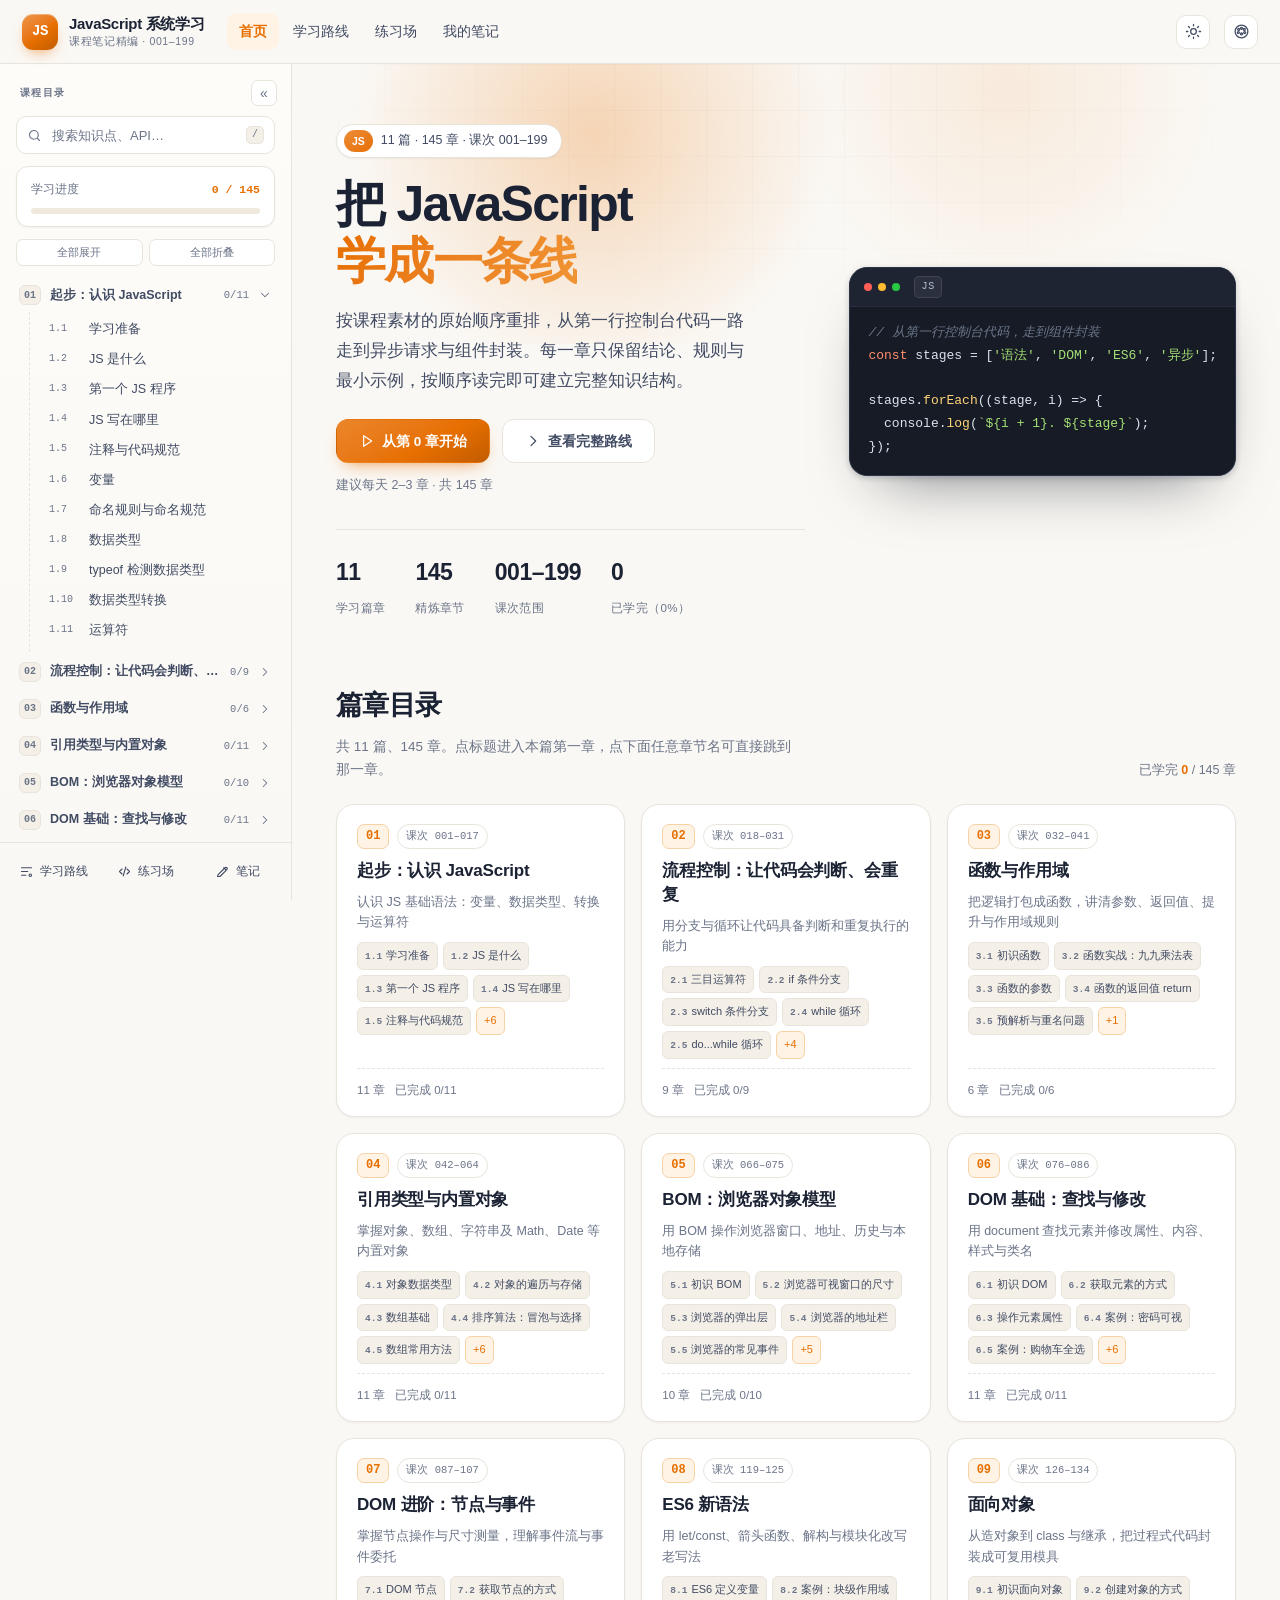
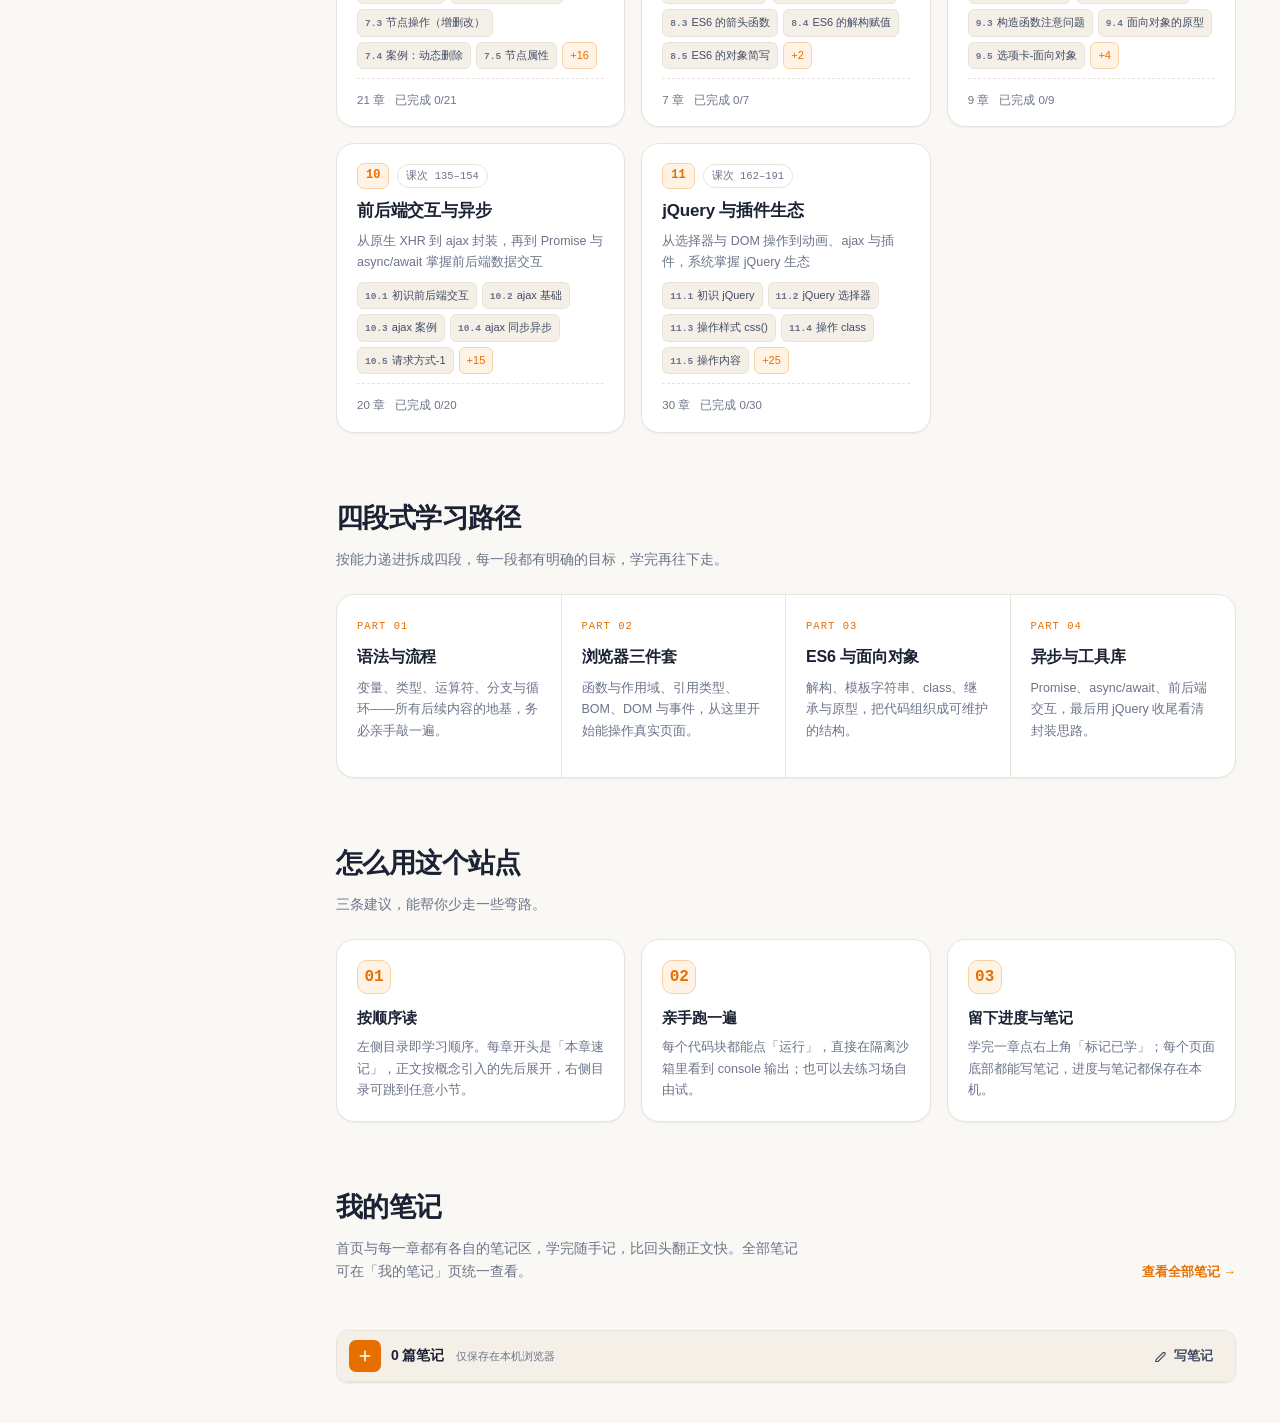
<file: index.html>
<!DOCTYPE html>
<html lang="zh-CN" data-theme="warm" data-dark="false" data-font="m" data-leading="normal" data-width="normal">
<head>
  <meta charset="UTF-8" />
  <meta name="viewport" content="width=device-width, initial-scale=1.0" />
  <meta name="description" content="按课程顺序系统学习 JavaScript：从基础语法、BOM、DOM 到 ES6、面向对象、异步交互与 jQuery。" />
  <title>JavaScript 系统学习 · 课程笔记精编</title>
  <link rel="icon" href="data:image/svg+xml,%3Csvg xmlns='http://www.w3.org/2000/svg' viewBox='0 0 32 32'%3E%3Crect width='32' height='32' rx='8' fill='%23e76f00'/%3E%3Ctext x='16' y='22' font-size='13' font-family='monospace' font-weight='bold' text-anchor='middle' fill='%23fff'%3EJS%3C/text%3E%3C/svg%3E" />
  <script>
    /* 首屏防闪：在样式加载前先把上次选择的主题与阅读参数写到 html 上 */
    (function () {
      var THEMES = ['warm', 'slate', 'forest', 'ocean', 'rose', 'midnight'];
      var saved = null;
      try { saved = JSON.parse(localStorage.getItem('jsweb.appearance') || 'null'); } catch (e) {}
      var q = new URLSearchParams(location.search).get('theme');
      if (q && THEMES.indexOf(q) > -1) saved = Object.assign({}, saved || {}, { theme: q });
      if (!saved) return;
      var root = document.documentElement;
      var t = THEMES.indexOf(saved.theme) > -1 ? saved.theme : 'warm';
      root.setAttribute('data-theme', t);
      root.setAttribute('data-dark', t === 'midnight' ? 'true' : 'false');
      if (saved.ink && saved.ink !== 'auto') root.setAttribute('data-ink', saved.ink);
      if (saved.codeBg) root.setAttribute('data-code-bg', saved.codeBg);
      if (saved.codeInk) root.setAttribute('data-code-ink', saved.codeInk);
      if (saved.font) root.setAttribute('data-font', saved.font);
      if (saved.leading) root.setAttribute('data-leading', saved.leading);
      if (saved.width) root.setAttribute('data-width', saved.width);
    })();
  </script>
  <link rel="stylesheet" href="assets/css/style.css?v=20261121" />
</head>
<body>

  <!-- ================= 顶栏（整页宽） ================= -->
  <header class="topbar">
    <button class="icon-btn menu-btn" id="menuBtn" aria-label="打开目录">
      <svg viewBox="0 0 24 24" class="icon" aria-hidden="true"><path d="M4 7h16M4 12h16M4 17h16"/></svg>
    </button>

    <a class="brand" href="#/home">
      <span class="brand-mark">JS</span>
      <span class="brand-text">
        <span class="brand-name">JavaScript 系统学习</span>
        <span class="brand-sub">课程笔记精编 · 001–199</span>
      </span>
    </a>

    <nav class="topbar-nav" aria-label="主导航">
      <a href="#/home" data-nav="home" class="active">首页</a>
      <a href="#/roadmap" data-nav="roadmap">学习路线</a>
      <a href="#/playground" data-nav="playground">练习场</a>
      <a href="#/notes" data-nav="notes">我的笔记</a>
    </nav>

    <div class="topbar-spacer"></div>

    <button class="icon-btn" id="themeBtn" aria-label="切换明暗" title="快速切换明暗">
      <svg viewBox="0 0 24 24" class="icon icon-sun" aria-hidden="true"><circle cx="12" cy="12" r="4"/><path d="M12 2v2M12 20v2M4.9 4.9l1.4 1.4M17.7 17.7l1.4 1.4M2 12h2M20 12h2M4.9 19.1l1.4-1.4M17.7 6.3l1.4-1.4"/></svg>
      <svg viewBox="0 0 24 24" class="icon icon-moon" aria-hidden="true"><path d="M20 14.5A8.5 8.5 0 1 1 9.5 4a7 7 0 0 0 10.5 10.5z"/></svg>
    </button>
    <button class="icon-btn" id="settingsBtn" aria-label="阅读外观设置" title="阅读外观设置">
      <svg viewBox="0 0 24 24" class="icon" aria-hidden="true"><circle cx="12" cy="12" r="9"/><circle cx="8" cy="9" r="1.4"/><circle cx="12" cy="7.5" r="1.4"/><circle cx="16" cy="9" r="1.4"/><circle cx="16.5" cy="13.5" r="1.4"/><circle cx="12" cy="15.5" r="1.4"/><circle cx="7.5" cy="13.5" r="1.4"/></svg>
    </button>
    <button class="text-btn" id="doneBtn" hidden>
      <svg viewBox="0 0 24 24" class="icon" aria-hidden="true"><path d="M4 12l5 5L20 6"/></svg>
      <span>标记已学</span>
    </button>

    <div class="read-progress" id="readProgress" hidden></div>

    <div class="settings-panel" id="settingsPanel" hidden>
      <div class="settings-head"><strong>阅读外观</strong><button id="settingsReset" type="button">重置</button></div>
      <div class="settings-body">
      <div class="settings-group">
        <label>主题风格 <span class="label-note">· 整套配色</span></label>
        <div class="theme-grid" data-group="theme">
          <button type="button" data-val="warm" title="暖纸橙 · 默认">
            <span class="theme-prev prev-warm"></span><span class="theme-name">暖纸橙</span>
          </button>
          <button type="button" data-val="slate" title="石墨靛 · 冷灰">
            <span class="theme-prev prev-slate"></span><span class="theme-name">石墨靛</span>
          </button>
          <button type="button" data-val="forest" title="森绿 · 米绿底">
            <span class="theme-prev prev-forest"></span><span class="theme-name">森绿</span>
          </button>
          <button type="button" data-val="ocean" title="海蓝 · 淡蓝底">
            <span class="theme-prev prev-ocean"></span><span class="theme-name">海蓝</span>
          </button>
          <button type="button" data-val="rose" title="玫瑰 · 浅粉底">
            <span class="theme-prev prev-rose"></span><span class="theme-name">玫瑰</span>
          </button>
          <button type="button" data-val="midnight" title="深夜 · 暗色">
            <span class="theme-prev prev-midnight"></span><span class="theme-name">深夜</span>
          </button>
        </div>
      </div>
      <div class="settings-group">
        <label>正文文字颜色 <span class="label-note">· 只改字色</span></label>
        <div class="opt-grid" data-group="ink">
          <button type="button" class="opt" data-val="auto"><i class="ink-auto"></i>自动</button>
          <button type="button" class="opt" data-val="black"><i class="ink-black"></i>纯黑</button>
          <button type="button" class="opt" data-val="gray"><i class="ink-gray"></i>深灰</button>
          <button type="button" class="opt" data-val="brown"><i class="ink-brown"></i>暖褐</button>
          <button type="button" class="opt" data-val="navy"><i class="ink-navy"></i>藏青</button>
        </div>
      </div>
      <div class="settings-group">
        <label>代码块背景</label>
        <div class="opt-grid" data-group="codeBg">
          <button type="button" class="opt" data-val="dark"><i class="cb-dark"></i>深墨</button>
          <button type="button" class="opt" data-val="black"><i class="cb-black"></i>纯黑</button>
          <button type="button" class="opt" data-val="navy"><i class="cb-navy"></i>深蓝</button>
          <button type="button" class="opt" data-val="light"><i class="cb-light"></i>浅色</button>
        </div>
      </div>
      <div class="settings-group">
        <label>代码字体颜色</label>
        <div class="opt-grid" data-group="codeInk">
          <button type="button" class="opt" data-val="default"><i class="ci-default"></i>彩色</button>
          <button type="button" class="opt" data-val="bright"><i class="ci-bright"></i>高亮</button>
          <button type="button" class="opt" data-val="soft"><i class="ci-soft"></i>柔和</button>
          <button type="button" class="opt" data-val="mono"><i class="ci-mono"></i>单色</button>
        </div>
      </div>
      <div class="settings-group">
        <label>排版</label>
        <div class="two-col">
          <div class="mini">
            <label>正文字号</label>
            <div class="seg" data-group="font">
              <button type="button" data-val="s">小</button>
              <button type="button" data-val="m">标准</button>
              <button type="button" data-val="l">大</button>
              <button type="button" data-val="xl">特大</button>
            </div>
          </div>
          <div class="mini">
            <label>行间距</label>
            <div class="seg" data-group="leading">
              <button type="button" data-val="compact">紧凑</button>
              <button type="button" data-val="normal">标准</button>
              <button type="button" data-val="relaxed">宽松</button>
            </div>
          </div>
          <div class="mini">
            <label>内容宽度</label>
            <div class="seg" data-group="width">
              <button type="button" data-val="narrow">窄</button>
              <button type="button" data-val="normal">标准</button>
              <button type="button" data-val="wide">宽</button>
            </div>
          </div>
        </div>
      </div>
      </div>
      <div class="settings-tip">主题与阅读参数会自动保存在本机浏览器；也可以用 <code>?theme=warm</code> 这类链接直接指定主题。</div>
    </div>
  </header>

  <!-- ================= 外壳：左目录 + 中内容 + 右小节 ================= -->
  <div class="shell">
    <aside class="sidebar" id="sidebar">
      <div class="side-head">
        <span class="side-head-title">课程目录</span>
        <button class="side-collapse" id="sideCollapseBtn" type="button" aria-label="收起目录" title="收起目录">«</button>
      </div>

      <div class="side-search">
        <svg viewBox="0 0 24 24" class="icon" aria-hidden="true"><circle cx="11" cy="11" r="7"/><path d="M20 20l-3.6-3.6"/></svg>
        <input type="search" id="searchInput" placeholder="搜索知识点、API…" autocomplete="off" aria-label="搜索章节" />
        <kbd>/</kbd>
      </div>
      <div class="search-panel" id="searchPanel" hidden></div>

      <div class="side-progress">
        <div class="side-progress-head">
          <span>学习进度</span>
          <strong id="progressText">0 / 0</strong>
        </div>
        <div class="progress-track"><div class="progress-fill" id="progressFill"></div></div>
      </div>

      <div class="nav-tools">
        <button type="button" id="expandAll">全部展开</button>
        <button type="button" id="collapseAll">全部折叠</button>
      </div>
      <nav class="side-nav" id="sideNav" aria-label="章节导航"></nav>

      <div class="side-foot">
        <a href="#/roadmap" class="foot-link" data-nav="roadmap">
          <svg viewBox="0 0 24 24" class="icon" aria-hidden="true"><path d="M4 6h16M4 12h10M4 18h7"/><circle cx="18" cy="18" r="2"/></svg>
          学习路线
        </a>
        <a href="#/playground" class="foot-link" data-nav="playground">
          <svg viewBox="0 0 24 24" class="icon" aria-hidden="true"><path d="M8 8l-4 4 4 4M16 8l4 4-4 4M14 5l-4 14"/></svg>
          练习场
        </a>
        <a href="#/notes" class="foot-link" data-nav="notes">
          <svg viewBox="0 0 24 24" class="icon" aria-hidden="true"><path d="M4 20h4L19 9a2.1 2.1 0 0 0-3-3L5 17z"/><path d="M14 6l3 3"/></svg>
          笔记
        </a>
      </div>
    </aside>

    <div class="sidebar-mask" id="sidebarMask"></div>

    <main class="main">
      <button class="side-expand" id="sideExpandBtn" type="button" aria-label="展开目录" title="展开目录">
        <svg viewBox="0 0 24 24" class="icon" aria-hidden="true"><path d="M9 5l7 7-7 7"/></svg>
      </button>
      <div class="doc-with-toc" id="docWrap">
        <div class="doc" id="view" tabindex="-1"></div>
        <aside class="toc" id="pageToc" hidden aria-label="本页目录"></aside>
      </div>
    </main>
  </div>

  <div class="toast" id="toast" role="status" aria-live="polite"></div>

  <script src="assets/data/content.js?v=20261121"></script>
  <script src="assets/js/markdown.js?v=20261121"></script>
  <script src="assets/js/runner.js?v=20261121"></script>
  <script src="assets/js/notes.js?v=20261121"></script>
  <script src="assets/js/app.js?v=20261121"></script>
</body>
</html>
</file>
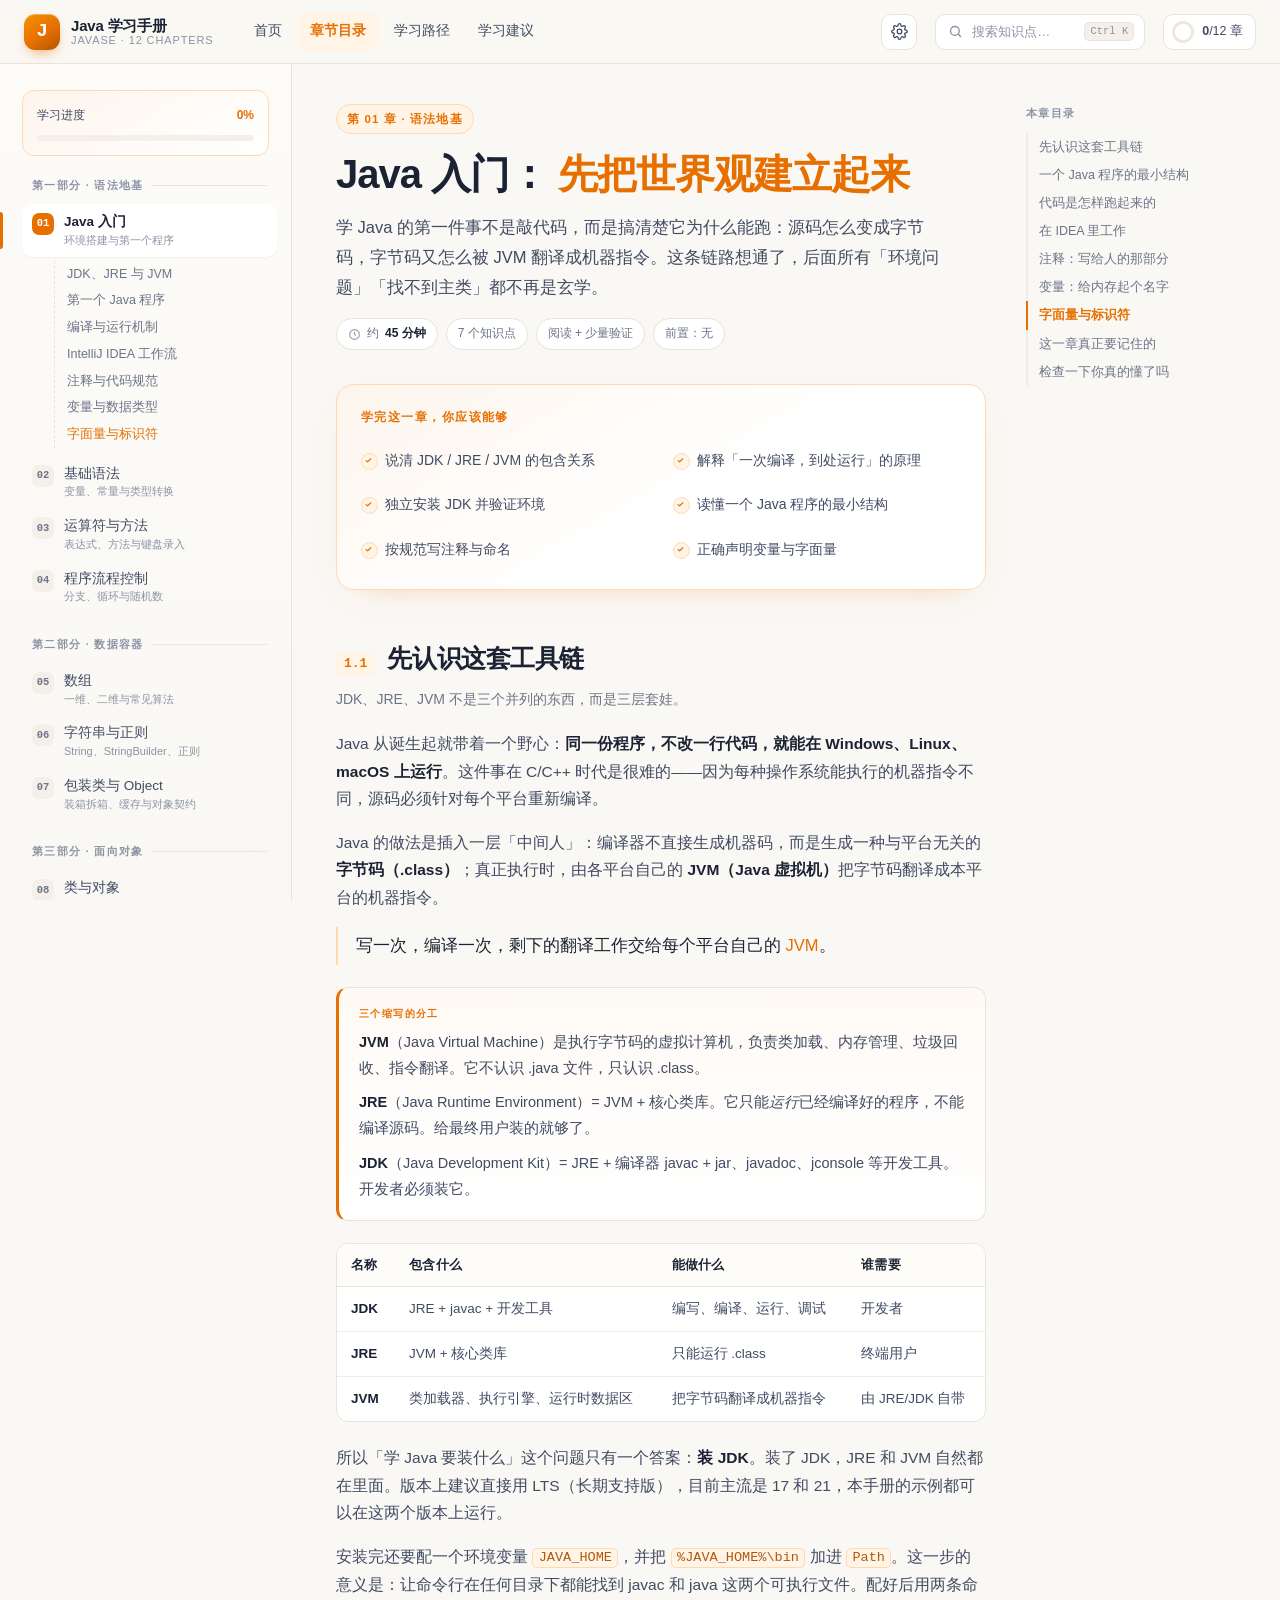
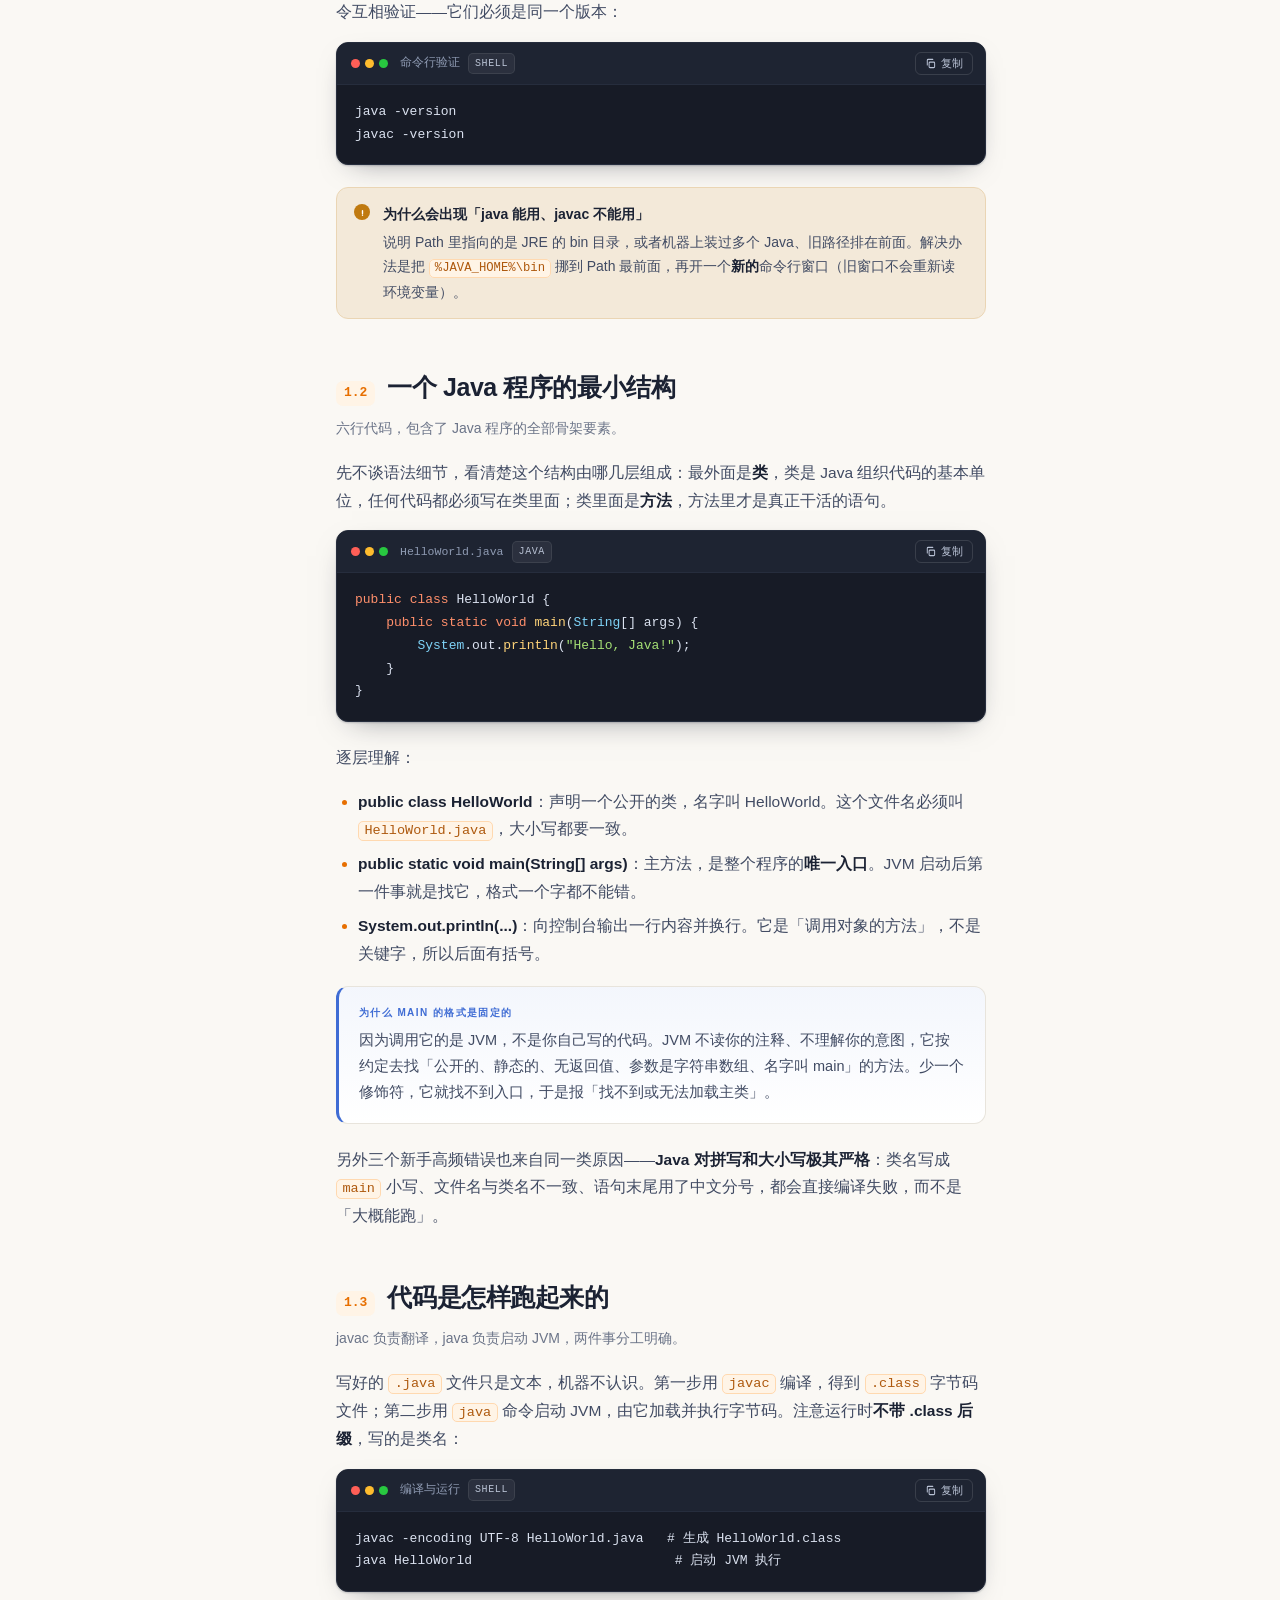
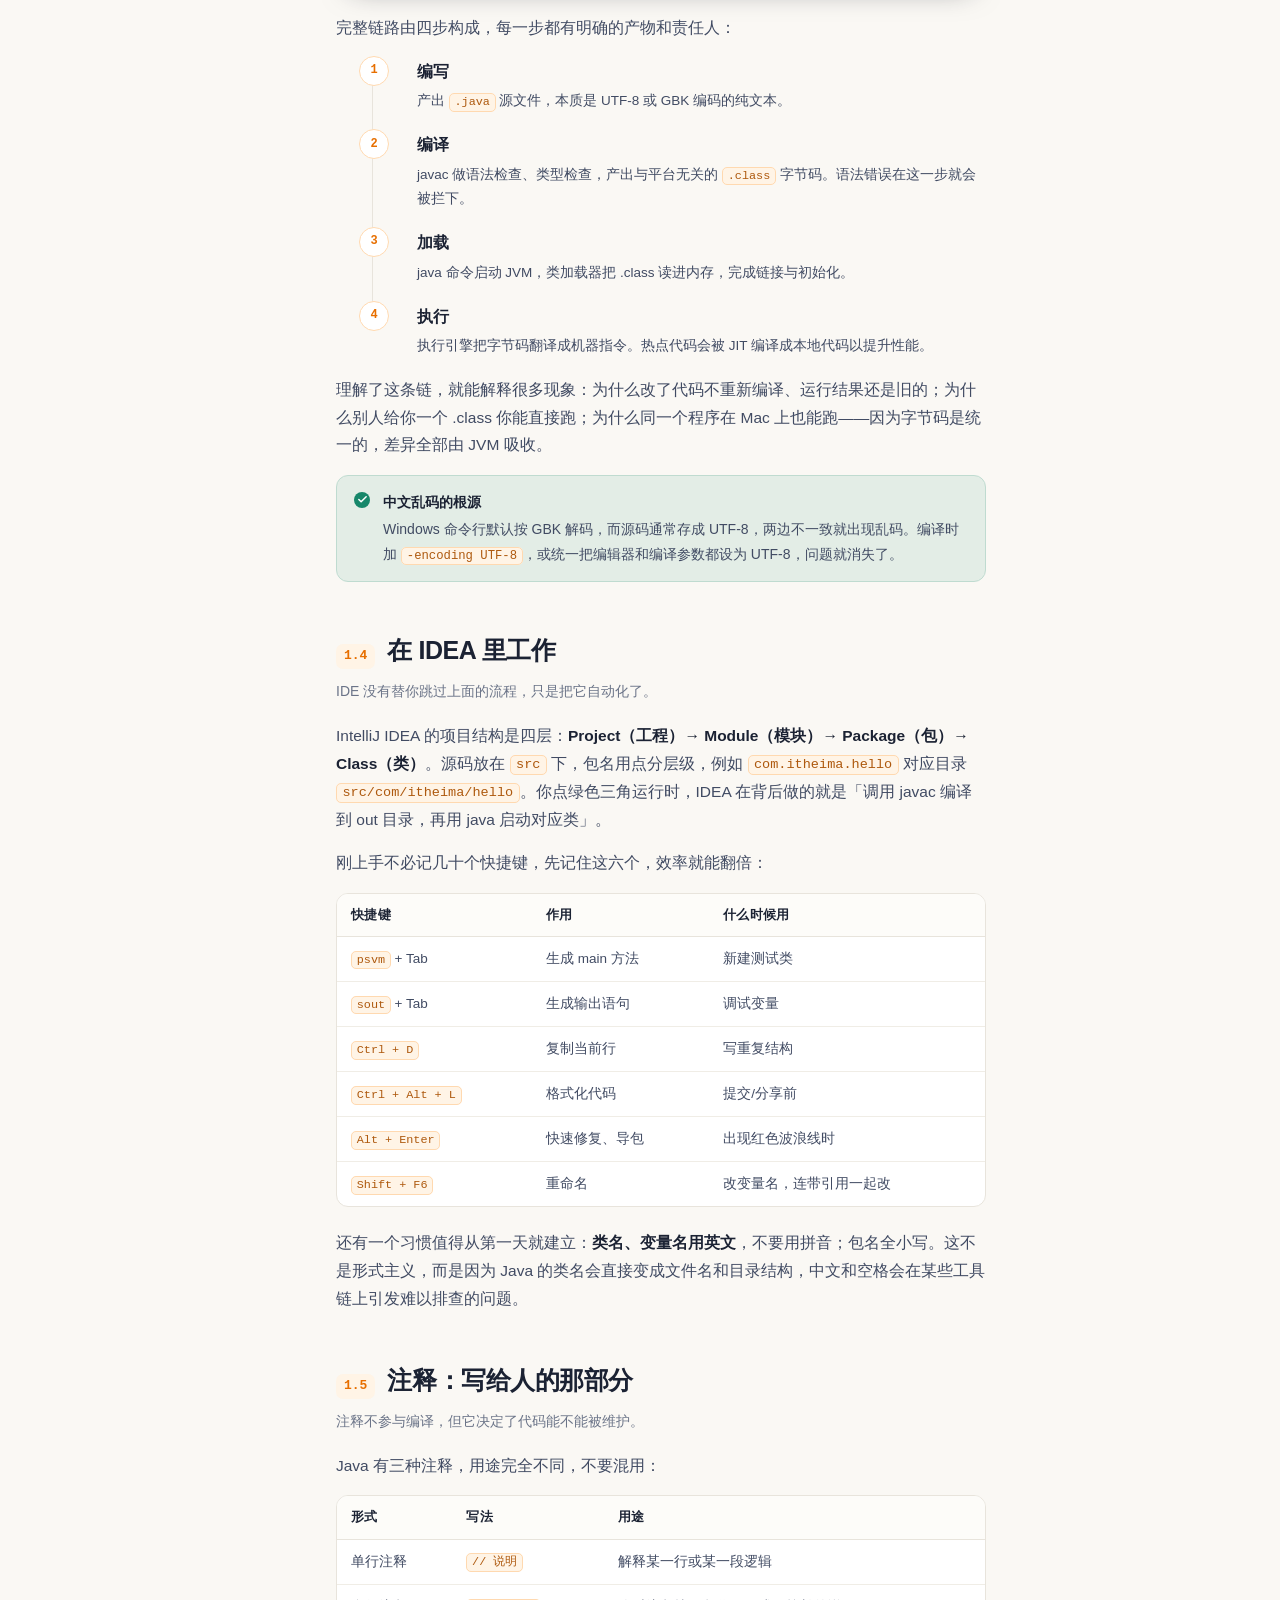
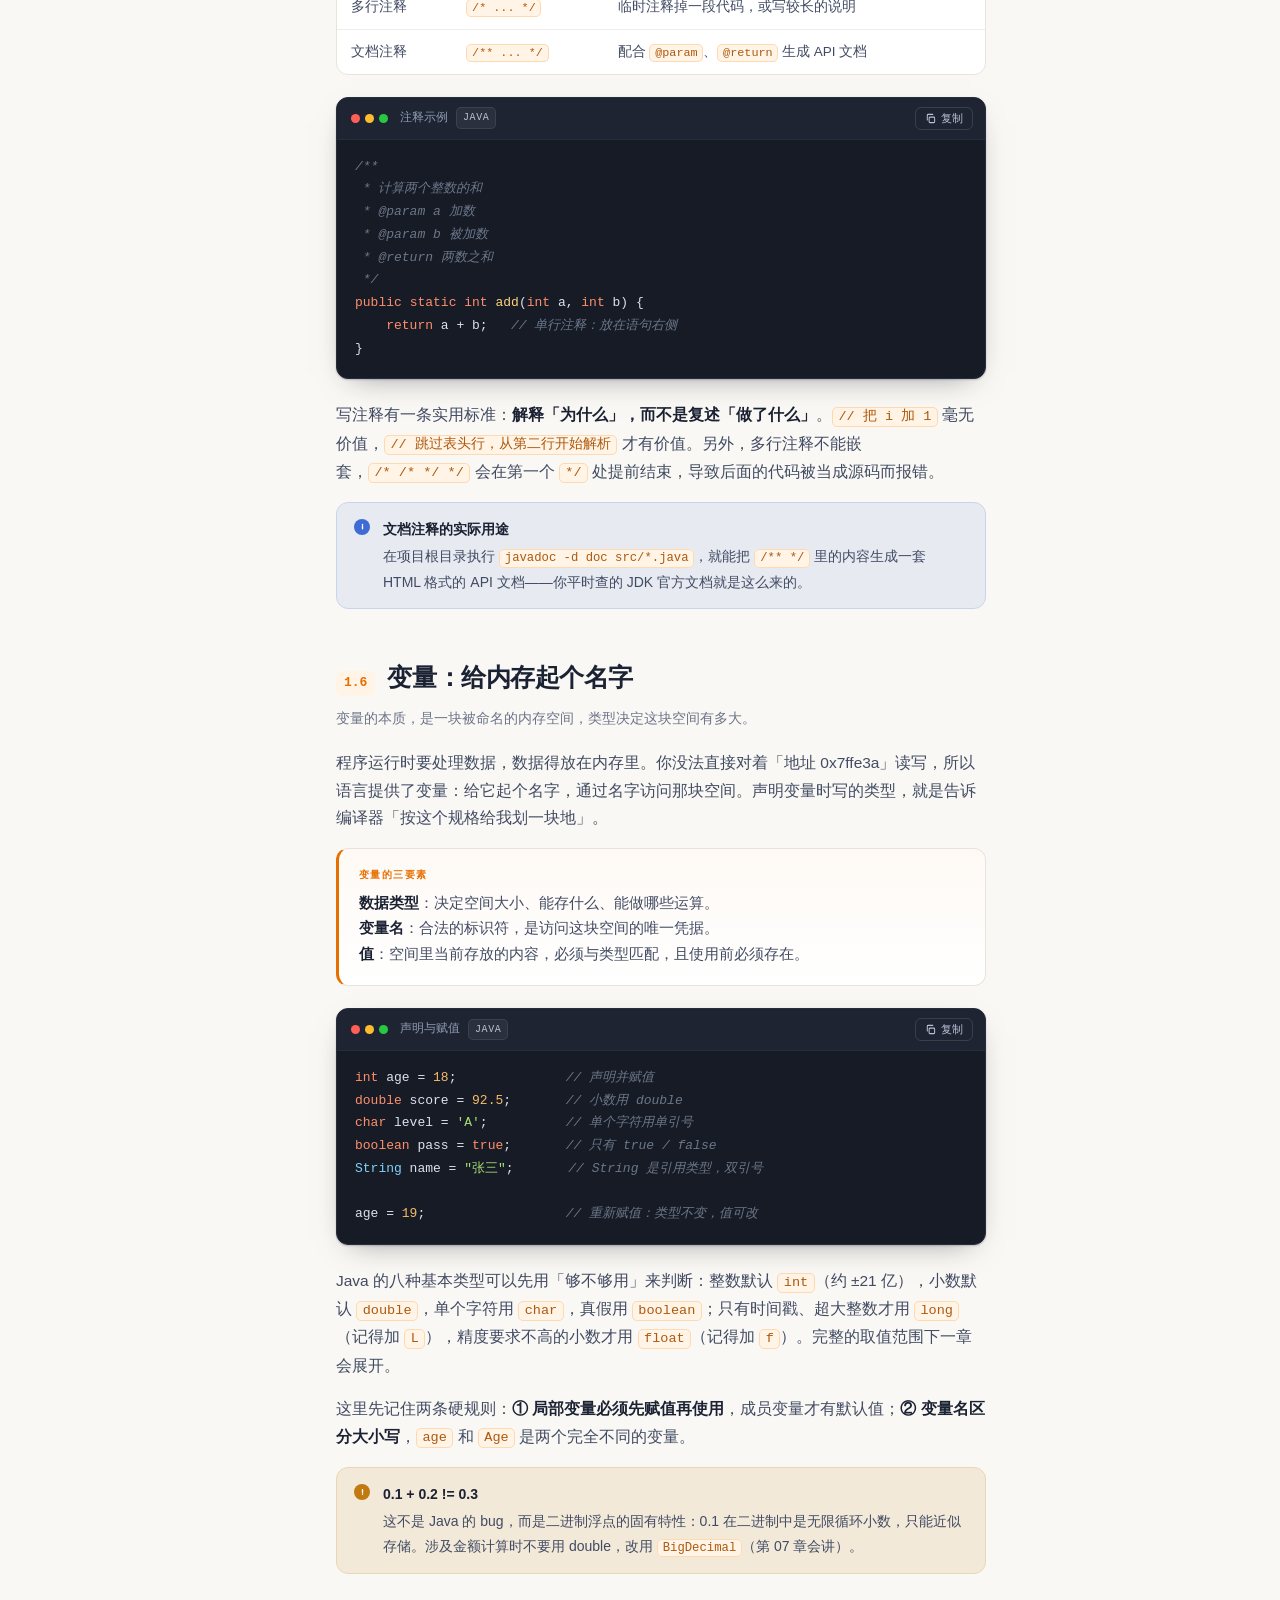
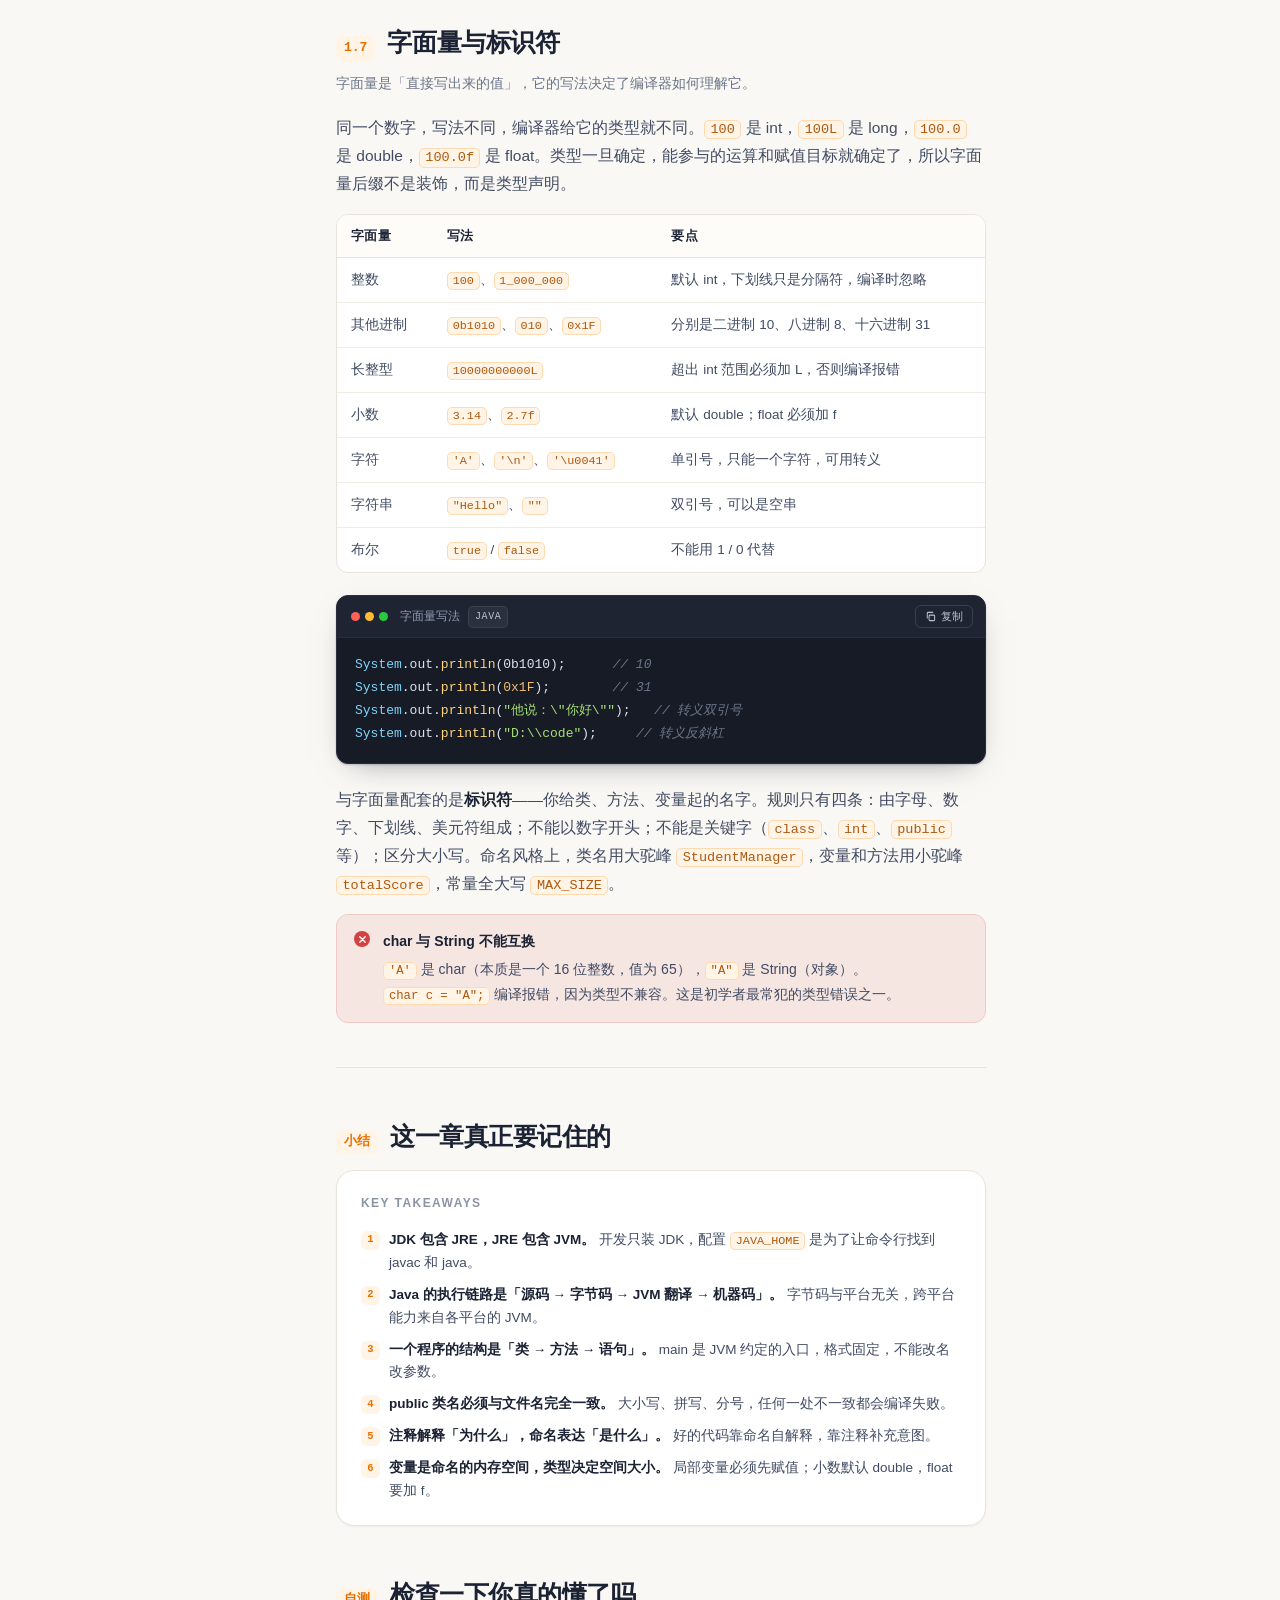
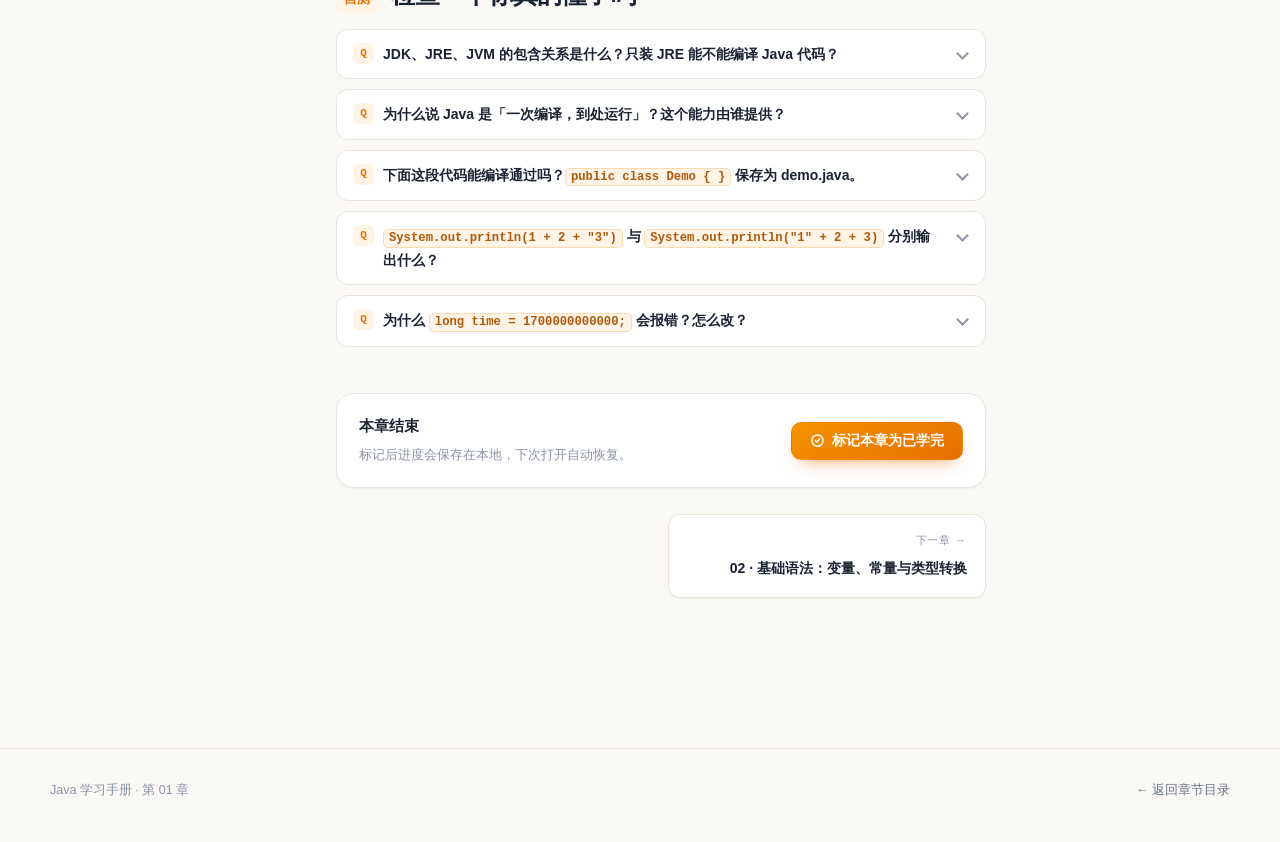
<file: chapters/ch01.html>
<!DOCTYPE html>
<html lang="zh-CN">
<head>
<meta charset="UTF-8">
<meta name="viewport" content="width=device-width, initial-scale=1">
<title>第 01 章 · Java 入门 | Java 学习手册</title>
<meta name="description" content="JDK、JRE、JVM 的关系，Java 程序的编译运行机制，IDEA 工作流，注释规范，变量、数据类型与字面量。">
<link rel="icon" href="data:image/svg+xml,%3Csvg xmlns='http://www.w3.org/2000/svg' viewBox='0 0 32 32'%3E%3Crect width='32' height='32' rx='8' fill='%23e76f00'/%3E%3Ctext x='16' y='23' font-family='monospace' font-size='19' font-weight='700' fill='white' text-anchor='middle'%3EJ%3C/text%3E%3C/svg%3E">
<script>try{(function(){var a=JSON.parse(localStorage.getItem("java-appearance")||"null");if(!a)return;var r=document.documentElement,m={theme:"theme",ink:"ink",codeBg:"code-bg",codeInk:"code-ink",font:"font",leading:"leading",width:"width"};for(var k in m){var v=a[k];if(!v||(k==="ink"&&v==="auto"))continue;r.setAttribute("data-"+m[k],v);}})()}catch(e){}</script>
<link rel="stylesheet" href="../assets/css/main.css?v=20261111b">
</head>
<body data-root="../" data-page="ch01">

<div class="readbar"></div>

<header class="topbar">
  <button class="icon-btn menu-btn" data-menu aria-label="打开目录">
    <svg width="17" height="17" viewBox="0 0 24 24" fill="none" stroke="currentColor" stroke-width="2.2" stroke-linecap="round"><path d="M4 7h16M4 12h16M4 17h16"/></svg>
  </button>
  <a class="brand" href="../index.html">
    <span class="brand-mark">J</span>
    <span class="brand-text">
      <span class="brand-name">Java 学习手册</span>
      <span class="brand-sub">JavaSE · 12 chapters</span>
    </span>
  </a>
  <nav class="topbar-nav">
    <a href="../index.html">首页</a>
    <a href="../index.html#chapters" class="active">章节目录</a>
    <a href="../index.html#path">学习路径</a>
    <a href="../index.html#tips">学习建议</a>
  </nav>
  <div class="topbar-spacer"></div>
  <button class="search-trigger" data-search-open>
    <svg width="15" height="15" viewBox="0 0 24 24" fill="none" stroke="currentColor" stroke-width="2.2" stroke-linecap="round"><circle cx="11" cy="11" r="7"/><path d="m20 20-3.6-3.6"/></svg>
    <span>搜索知识点…</span>
    <kbd>Ctrl K</kbd>
  </button>
  <div class="progress-pill" data-progress-pill></div>
</header>

<div class="shell">
  <aside class="sidebar" data-sidebar></aside>
  <div class="main">
    <div class="doc-with-toc">
      <article class="doc">

        <header class="chapter-head">
          <span class="kicker">第 01 章 · 语法地基</span>
          <h1>Java 入门： <em>先把世界观建立起来</em></h1>
          <p class="lede">学 Java 的第一件事不是敲代码，而是搞清楚它为什么能跑：源码怎么变成字节码，字节码又怎么被 JVM 翻译成机器指令。这条链路想通了，后面所有「环境问题」「找不到主类」都不再是玄学。</p>
          <div class="meta-row">
            <span class="meta-chip"><svg width="13" height="13" viewBox="0 0 24 24" fill="none" stroke="currentColor" stroke-width="2"><circle cx="12" cy="12" r="9"/><path d="M12 7v5l3 2"/></svg>约 <b>45 分钟</b></span>
            <span class="meta-chip">7 个知识点</span>
            <span class="meta-chip">阅读 + 少量验证</span>
            <span class="meta-chip">前置：无</span>
          </div>
        </header>

        <div class="objectives">
          <h4>学完这一章，你应该能够</h4>
          <ul>
            <li>说清 JDK / JRE / JVM 的包含关系</li>
            <li>解释「一次编译，到处运行」的原理</li>
            <li>独立安装 JDK 并验证环境</li>
            <li>读懂一个 Java 程序的最小结构</li>
            <li>按规范写注释与命名</li>
            <li>正确声明变量与字面量</li>
          </ul>
        </div>

        <h2 id="jdk"><span class="h2-num">1.1</span>先认识这套工具链</h2>
        <p class="h2-sub">JDK、JRE、JVM 不是三个并列的东西，而是三层套娃。</p>

        <p>Java 从诞生起就带着一个野心：<strong>同一份程序，不改一行代码，就能在 Windows、Linux、macOS 上运行</strong>。这件事在 C/C++ 时代是很难的——因为每种操作系统能执行的机器指令不同，源码必须针对每个平台重新编译。</p>

        <p>Java 的做法是插入一层「中间人」：编译器不直接生成机器码，而是生成一种与平台无关的<strong>字节码（.class）</strong>；真正执行时，由各平台自己的 <strong>JVM（Java 虚拟机）</strong>把字节码翻译成本平台的机器指令。</p>

        <div class="pull">写一次，编译一次，剩下的翻译工作交给每个平台自己的 <em>JVM</em>。</div>

        <div class="concept">
          <span class="co-label">三个缩写的分工</span>
          <p><strong>JVM</strong>（Java Virtual Machine）是执行字节码的虚拟计算机，负责类加载、内存管理、垃圾回收、指令翻译。它不认识 .java 文件，只认识 .class。</p>
          <p><strong>JRE</strong>（Java Runtime Environment）= JVM + 核心类库。它只能<em>运行</em>已经编译好的程序，不能编译源码。给最终用户装的就够了。</p>
          <p><strong>JDK</strong>（Java Development Kit）= JRE + 编译器 javac + jar、javadoc、jconsole 等开发工具。开发者必须装它。</p>
        </div>

        <div class="table-wrap">
          <table>
            <thead><tr><th>名称</th><th>包含什么</th><th>能做什么</th><th>谁需要</th></tr></thead>
            <tbody>
              <tr><td><strong>JDK</strong></td><td>JRE + javac + 开发工具</td><td>编写、编译、运行、调试</td><td>开发者</td></tr>
              <tr><td><strong>JRE</strong></td><td>JVM + 核心类库</td><td>只能运行 .class</td><td>终端用户</td></tr>
              <tr><td><strong>JVM</strong></td><td>类加载器、执行引擎、运行时数据区</td><td>把字节码翻译成机器指令</td><td>由 JRE/JDK 自带</td></tr>
            </tbody>
          </table>
        </div>

        <p>所以「学 Java 要装什么」这个问题只有一个答案：<strong>装 JDK</strong>。装了 JDK，JRE 和 JVM 自然都在里面。版本上建议直接用 LTS（长期支持版），目前主流是 17 和 21，本手册的示例都可以在这两个版本上运行。</p>

        <p>安装完还要配一个环境变量 <code>JAVA_HOME</code>，并把 <code>%JAVA_HOME%\bin</code> 加进 <code>Path</code>。这一步的意义是：让命令行在任何目录下都能找到 javac 和 java 这两个可执行文件。配好后用两条命令互相验证——它们必须是同一个版本：</p>

        <div class="code-card">
          <div class="code-head"><span class="code-dots"><i></i><i></i><i></i></span><span class="code-file">命令行验证</span><span class="code-lang">shell</span></div>
          <pre><code>java -version
javac -version</code></pre>
        </div>

        <div class="callout warn">
          <span class="co-title">为什么会出现「java 能用、javac 不能用」</span>
          <p>说明 Path 里指向的是 JRE 的 bin 目录，或者机器上装过多个 Java、旧路径排在前面。解决办法是把 <code>%JAVA_HOME%\bin</code> 挪到 Path 最前面，再开一个<strong>新的</strong>命令行窗口（旧窗口不会重新读环境变量）。</p>
        </div>

        <h2 id="first-program"><span class="h2-num">1.2</span>一个 Java 程序的最小结构</h2>
        <p class="h2-sub">六行代码，包含了 Java 程序的全部骨架要素。</p>

        <p>先不谈语法细节，看清楚这个结构由哪几层组成：最外面是<strong>类</strong>，类是 Java 组织代码的基本单位，任何代码都必须写在类里面；类里面是<strong>方法</strong>，方法里才是真正干活的语句。</p>

        <div class="code-card">
          <div class="code-head"><span class="code-dots"><i></i><i></i><i></i></span><span class="code-file">HelloWorld.java</span><span class="code-lang">java</span></div>
          <pre><code>public class HelloWorld {
    public static void main(String[] args) {
        System.out.println("Hello, Java!");
    }
}</code></pre>
        </div>

        <p>逐层理解：</p>
        <ul>
          <li><strong>public class HelloWorld</strong>：声明一个公开的类，名字叫 HelloWorld。这个文件名必须叫 <code>HelloWorld.java</code>，大小写都要一致。</li>
          <li><strong>public static void main(String[] args)</strong>：主方法，是整个程序的<strong>唯一入口</strong>。JVM 启动后第一件事就是找它，格式一个字都不能错。</li>
          <li><strong>System.out.println(...)</strong>：向控制台输出一行内容并换行。它是「调用对象的方法」，不是关键字，所以后面有括号。</li>
        </ul>

        <div class="concept blue">
          <span class="co-label">为什么 main 的格式是固定的</span>
          <p>因为调用它的是 JVM，不是你自己写的代码。JVM 不读你的注释、不理解你的意图，它按约定去找「公开的、静态的、无返回值、参数是字符串数组、名字叫 main」的方法。少一个修饰符，它就找不到入口，于是报「找不到或无法加载主类」。</p>
        </div>

        <p>另外三个新手高频错误也来自同一类原因——<strong>Java 对拼写和大小写极其严格</strong>：类名写成 <code>main</code> 小写、文件名与类名不一致、语句末尾用了中文分号，都会直接编译失败，而不是「大概能跑」。</p>

        <h2 id="compile-run"><span class="h2-num">1.3</span>代码是怎样跑起来的</h2>
        <p class="h2-sub">javac 负责翻译，java 负责启动 JVM，两件事分工明确。</p>

        <p>写好的 <code>.java</code> 文件只是文本，机器不认识。第一步用 <code>javac</code> 编译，得到 <code>.class</code> 字节码文件；第二步用 <code>java</code> 命令启动 JVM，由它加载并执行字节码。注意运行时<strong>不带 .class 后缀</strong>，写的是类名：</p>

        <div class="code-card">
          <div class="code-head"><span class="code-dots"><i></i><i></i><i></i></span><span class="code-file">编译与运行</span><span class="code-lang">shell</span></div>
          <pre><code>javac -encoding UTF-8 HelloWorld.java   # 生成 HelloWorld.class
java HelloWorld                          # 启动 JVM 执行</code></pre>
        </div>

        <p>完整链路由四步构成，每一步都有明确的产物和责任人：</p>

        <ol class="steps">
          <li><strong>编写</strong><p>产出 <code>.java</code> 源文件，本质是 UTF-8 或 GBK 编码的纯文本。</p></li>
          <li><strong>编译</strong><p>javac 做语法检查、类型检查，产出与平台无关的 <code>.class</code> 字节码。语法错误在这一步就会被拦下。</p></li>
          <li><strong>加载</strong><p>java 命令启动 JVM，类加载器把 .class 读进内存，完成链接与初始化。</p></li>
          <li><strong>执行</strong><p>执行引擎把字节码翻译成机器指令。热点代码会被 JIT 编译成本地代码以提升性能。</p></li>
        </ol>

        <p>理解了这条链，就能解释很多现象：为什么改了代码不重新编译、运行结果还是旧的；为什么别人给你一个 .class 你能直接跑；为什么同一个程序在 Mac 上也能跑——因为字节码是统一的，差异全部由 JVM 吸收。</p>

        <div class="callout tip">
          <span class="co-title">中文乱码的根源</span>
          <p>Windows 命令行默认按 GBK 解码，而源码通常存成 UTF-8，两边不一致就出现乱码。编译时加 <code>-encoding UTF-8</code>，或统一把编辑器和编译参数都设为 UTF-8，问题就消失了。</p>
        </div>

        <h2 id="idea"><span class="h2-num">1.4</span>在 IDEA 里工作</h2>
        <p class="h2-sub">IDE 没有替你跳过上面的流程，只是把它自动化了。</p>

        <p>IntelliJ IDEA 的项目结构是四层：<strong>Project（工程）→ Module（模块）→ Package（包）→ Class（类）</strong>。源码放在 <code>src</code> 下，包名用点分层级，例如 <code>com.itheima.hello</code> 对应目录 <code>src/com/itheima/hello</code>。你点绿色三角运行时，IDEA 在背后做的就是「调用 javac 编译到 out 目录，再用 java 启动对应类」。</p>

        <p>刚上手不必记几十个快捷键，先记住这六个，效率就能翻倍：</p>

        <div class="table-wrap">
          <table>
            <thead><tr><th>快捷键</th><th>作用</th><th>什么时候用</th></tr></thead>
            <tbody>
              <tr><td><code>psvm</code> + Tab</td><td>生成 main 方法</td><td>新建测试类</td></tr>
              <tr><td><code>sout</code> + Tab</td><td>生成输出语句</td><td>调试变量</td></tr>
              <tr><td><code>Ctrl + D</code></td><td>复制当前行</td><td>写重复结构</td></tr>
              <tr><td><code>Ctrl + Alt + L</code></td><td>格式化代码</td><td>提交/分享前</td></tr>
              <tr><td><code>Alt + Enter</code></td><td>快速修复、导包</td><td>出现红色波浪线时</td></tr>
              <tr><td><code>Shift + F6</code></td><td>重命名</td><td>改变量名，连带引用一起改</td></tr>
            </tbody>
          </table>
        </div>

        <p>还有一个习惯值得从第一天就建立：<strong>类名、变量名用英文</strong>，不要用拼音；包名全小写。这不是形式主义，而是因为 Java 的类名会直接变成文件名和目录结构，中文和空格会在某些工具链上引发难以排查的问题。</p>

        <h2 id="comment"><span class="h2-num">1.5</span>注释：写给人的那部分</h2>
        <p class="h2-sub">注释不参与编译，但它决定了代码能不能被维护。</p>

        <p>Java 有三种注释，用途完全不同，不要混用：</p>

        <div class="table-wrap">
          <table>
            <thead><tr><th>形式</th><th>写法</th><th>用途</th></tr></thead>
            <tbody>
              <tr><td>单行注释</td><td><code>// 说明</code></td><td>解释某一行或某一段逻辑</td></tr>
              <tr><td>多行注释</td><td><code>/* ... */</code></td><td>临时注释掉一段代码，或写较长的说明</td></tr>
              <tr><td>文档注释</td><td><code>/** ... */</code></td><td>配合 <code>@param</code>、<code>@return</code> 生成 API 文档</td></tr>
            </tbody>
          </table>
        </div>

        <div class="code-card">
          <div class="code-head"><span class="code-dots"><i></i><i></i><i></i></span><span class="code-file">注释示例</span><span class="code-lang">java</span></div>
          <pre><code>/**
 * 计算两个整数的和
 * @param a 加数
 * @param b 被加数
 * @return 两数之和
 */
public static int add(int a, int b) {
    return a + b;   // 单行注释：放在语句右侧
}</code></pre>
        </div>

        <p>写注释有一条实用标准：<strong>解释「为什么」，而不是复述「做了什么」</strong>。<code>// 把 i 加 1</code> 毫无价值，<code>// 跳过表头行，从第二行开始解析</code> 才有价值。另外，多行注释不能嵌套，<code>/* /* */ */</code> 会在第一个 <code>*/</code> 处提前结束，导致后面的代码被当成源码而报错。</p>

        <div class="callout info">
          <span class="co-title">文档注释的实际用途</span>
          <p>在项目根目录执行 <code>javadoc -d doc src/*.java</code>，就能把 <code>/** */</code> 里的内容生成一套 HTML 格式的 API 文档——你平时查的 JDK 官方文档就是这么来的。</p>
        </div>

        <h2 id="variable"><span class="h2-num">1.6</span>变量：给内存起个名字</h2>
        <p class="h2-sub">变量的本质，是一块被命名的内存空间，类型决定这块空间有多大。</p>

        <p>程序运行时要处理数据，数据得放在内存里。你没法直接对着「地址 0x7ffe3a」读写，所以语言提供了变量：给它起个名字，通过名字访问那块空间。声明变量时写的类型，就是告诉编译器「按这个规格给我划一块地」。</p>

        <div class="concept">
          <span class="co-label">变量的三要素</span>
          <p><strong>数据类型</strong>：决定空间大小、能存什么、能做哪些运算。<br>
          <strong>变量名</strong>：合法的标识符，是访问这块空间的唯一凭据。<br>
          <strong>值</strong>：空间里当前存放的内容，必须与类型匹配，且使用前必须存在。</p>
        </div>

        <div class="code-card">
          <div class="code-head"><span class="code-dots"><i></i><i></i><i></i></span><span class="code-file">声明与赋值</span><span class="code-lang">java</span></div>
          <pre><code>int age = 18;              // 声明并赋值
double score = 92.5;       // 小数用 double
char level = 'A';          // 单个字符用单引号
boolean pass = true;       // 只有 true / false
String name = "张三";       // String 是引用类型，双引号

age = 19;                  // 重新赋值：类型不变，值可改</code></pre>
        </div>

        <p>Java 的八种基本类型可以先用「够不够用」来判断：整数默认 <code>int</code>（约 ±21 亿），小数默认 <code>double</code>，单个字符用 <code>char</code>，真假用 <code>boolean</code>；只有时间戳、超大整数才用 <code>long</code>（记得加 <code>L</code>），精度要求不高的小数才用 <code>float</code>（记得加 <code>f</code>）。完整的取值范围下一章会展开。</p>

        <p>这里先记住两条硬规则：<strong>① 局部变量必须先赋值再使用</strong>，成员变量才有默认值；<strong>② 变量名区分大小写</strong>，<code>age</code> 和 <code>Age</code> 是两个完全不同的变量。</p>

        <div class="callout warn">
          <span class="co-title">0.1 + 0.2 != 0.3</span>
          <p>这不是 Java 的 bug，而是二进制浮点的固有特性：0.1 在二进制中是无限循环小数，只能近似存储。涉及金额计算时不要用 double，改用 <code>BigDecimal</code>（第 07 章会讲）。</p>
        </div>

        <h2 id="literal"><span class="h2-num">1.7</span>字面量与标识符</h2>
        <p class="h2-sub">字面量是「直接写出来的值」，它的写法决定了编译器如何理解它。</p>

        <p>同一个数字，写法不同，编译器给它的类型就不同。<code>100</code> 是 int，<code>100L</code> 是 long，<code>100.0</code> 是 double，<code>100.0f</code> 是 float。类型一旦确定，能参与的运算和赋值目标就确定了，所以字面量后缀不是装饰，而是类型声明。</p>

        <div class="table-wrap">
          <table>
            <thead><tr><th>字面量</th><th>写法</th><th>要点</th></tr></thead>
            <tbody>
              <tr><td>整数</td><td><code>100</code>、<code>1_000_000</code></td><td>默认 int，下划线只是分隔符，编译时忽略</td></tr>
              <tr><td>其他进制</td><td><code>0b1010</code>、<code>010</code>、<code>0x1F</code></td><td>分别是二进制 10、八进制 8、十六进制 31</td></tr>
              <tr><td>长整型</td><td><code>10000000000L</code></td><td>超出 int 范围必须加 L，否则编译报错</td></tr>
              <tr><td>小数</td><td><code>3.14</code>、<code>2.7f</code></td><td>默认 double；float 必须加 f</td></tr>
              <tr><td>字符</td><td><code>'A'</code>、<code>'\n'</code>、<code>'\u0041'</code></td><td>单引号，只能一个字符，可用转义</td></tr>
              <tr><td>字符串</td><td><code>"Hello"</code>、<code>""</code></td><td>双引号，可以是空串</td></tr>
              <tr><td>布尔</td><td><code>true</code> / <code>false</code></td><td>不能用 1 / 0 代替</td></tr>
            </tbody>
          </table>
        </div>

        <div class="code-card">
          <div class="code-head"><span class="code-dots"><i></i><i></i><i></i></span><span class="code-file">字面量写法</span><span class="code-lang">java</span></div>
          <pre><code>System.out.println(0b1010);      // 10
System.out.println(0x1F);        // 31
System.out.println("他说：\"你好\"");   // 转义双引号
System.out.println("D:\\code");     // 转义反斜杠</code></pre>
        </div>

        <p>与字面量配套的是<strong>标识符</strong>——你给类、方法、变量起的名字。规则只有四条：由字母、数字、下划线、美元符组成；不能以数字开头；不能是关键字（<code>class</code>、<code>int</code>、<code>public</code> 等）；区分大小写。命名风格上，类名用大驼峰 <code>StudentManager</code>，变量和方法用小驼峰 <code>totalScore</code>，常量全大写 <code>MAX_SIZE</code>。</p>

        <div class="callout danger">
          <span class="co-title">char 与 String 不能互换</span>
          <p><code>'A'</code> 是 char（本质是一个 16 位整数，值为 65），<code>"A"</code> 是 String（对象）。<code>char c = "A";</code> 编译报错，因为类型不兼容。这是初学者最常犯的类型错误之一。</p>
        </div>

        <hr>

        <h2 id="summary"><span class="h2-num">小结</span>这一章真正要记住的</h2>
        <div class="summary">
          <h4>Key takeaways</h4>
          <ol>
            <li><strong>JDK 包含 JRE，JRE 包含 JVM。</strong> 开发只装 JDK，配置 <code>JAVA_HOME</code> 是为了让命令行找到 javac 和 java。</li>
            <li><strong>Java 的执行链路是「源码 → 字节码 → JVM 翻译 → 机器码」。</strong> 字节码与平台无关，跨平台能力来自各平台的 JVM。</li>
            <li><strong>一个程序的结构是「类 → 方法 → 语句」。</strong> main 是 JVM 约定的入口，格式固定，不能改名改参数。</li>
            <li><strong>public 类名必须与文件名完全一致。</strong> 大小写、拼写、分号，任何一处不一致都会编译失败。</li>
            <li><strong>注释解释「为什么」，命名表达「是什么」。</strong> 好的代码靠命名自解释，靠注释补充意图。</li>
            <li><strong>变量是命名的内存空间，类型决定空间大小。</strong> 局部变量必须先赋值；小数默认 double，float 要加 f。</li>
          </ol>
        </div>

        <h2 id="quiz"><span class="h2-num">自测</span>检查一下你真的懂了吗</h2>
        <div class="quiz">
          <details>
            <summary>JDK、JRE、JVM 的包含关系是什么？只装 JRE 能不能编译 Java 代码？</summary>
            <div class="answer">JDK ⊃ JRE ⊃ JVM。JRE 只有运行环境，没有 javac，所以只能运行已有的 .class，<strong>不能编译</strong> .java 源码。</div>
          </details>
          <details>
            <summary>为什么说 Java 是「一次编译，到处运行」？这个能力由谁提供？</summary>
            <div class="answer">javac 生成的是与平台无关的字节码，各平台安装自己的 JVM，由 JVM 把字节码翻译成本平台的机器指令。跨平台能力由 JVM 提供，代价是需要为每个平台维护一套 JVM。</div>
          </details>
          <details>
            <summary>下面这段代码能编译通过吗？<code>public class Demo { }</code> 保存为 demo.java。</summary>
            <div class="answer">不能。public 类的类名必须与文件名完全一致（含大小写），会报「should be declared in a file named Demo.java」。</div>
          </details>
          <details>
            <summary><code>System.out.println(1 + 2 + "3")</code> 与 <code>System.out.println("1" + 2 + 3)</code> 分别输出什么？</summary>
            <div class="answer">第一个输出 <code>33</code>：先算 1+2=3，再与字符串拼接；第二个输出 <code>123</code>：从左到右，遇到字符串后后面的都按拼接处理。</div>
          </details>
          <details>
            <summary>为什么 <code>long time = 1700000000000;</code> 会报错？怎么改？</summary>
            <div class="answer">整数字面量默认是 int，该值超出 int 上限（约 21 亿）。改为 <code>1700000000000L</code>，加 L 表示 long 字面量。</div>
          </details>
        </div>

        <div class="chapter-cta">
          <div class="txt">
            <strong>本章结束</strong>
            <span>标记后进度会保存在本地，下次打开自动恢复。</span>
          </div>
          <button class="btn btn-primary" id="markDone" type="button"></button>
        </div>

        <nav class="chapter-nav">
          <span class="empty"></span>
          <a class="next" href="ch02.html">
            <span class="dir">下一章 →</span>
            <span class="ttl">02 · 基础语法：变量、常量与类型转换</span>
          </a>
        </nav>

      </article>
      <aside class="toc" data-toc></aside>
    </div>
  </div>
</div>

<footer class="footer">
  <div class="footer-inner">
    <span>Java 学习手册 · 第 01 章</span>
    <a href="../index.html#chapters">← 返回章节目录</a>
  </div>
</footer>

<button class="to-top" aria-label="回到顶部">
  <svg width="17" height="17" viewBox="0 0 24 24" fill="none" stroke="currentColor" stroke-width="2.2" stroke-linecap="round" stroke-linejoin="round"><path d="M12 19V5M6 11l6-6 6 6"/></svg>
</button>

<script src="../assets/js/data.js?v=20261111b"></script>
<script src="../assets/js/site.js?v=20261111b"></script>
</body>
</html>
</file>
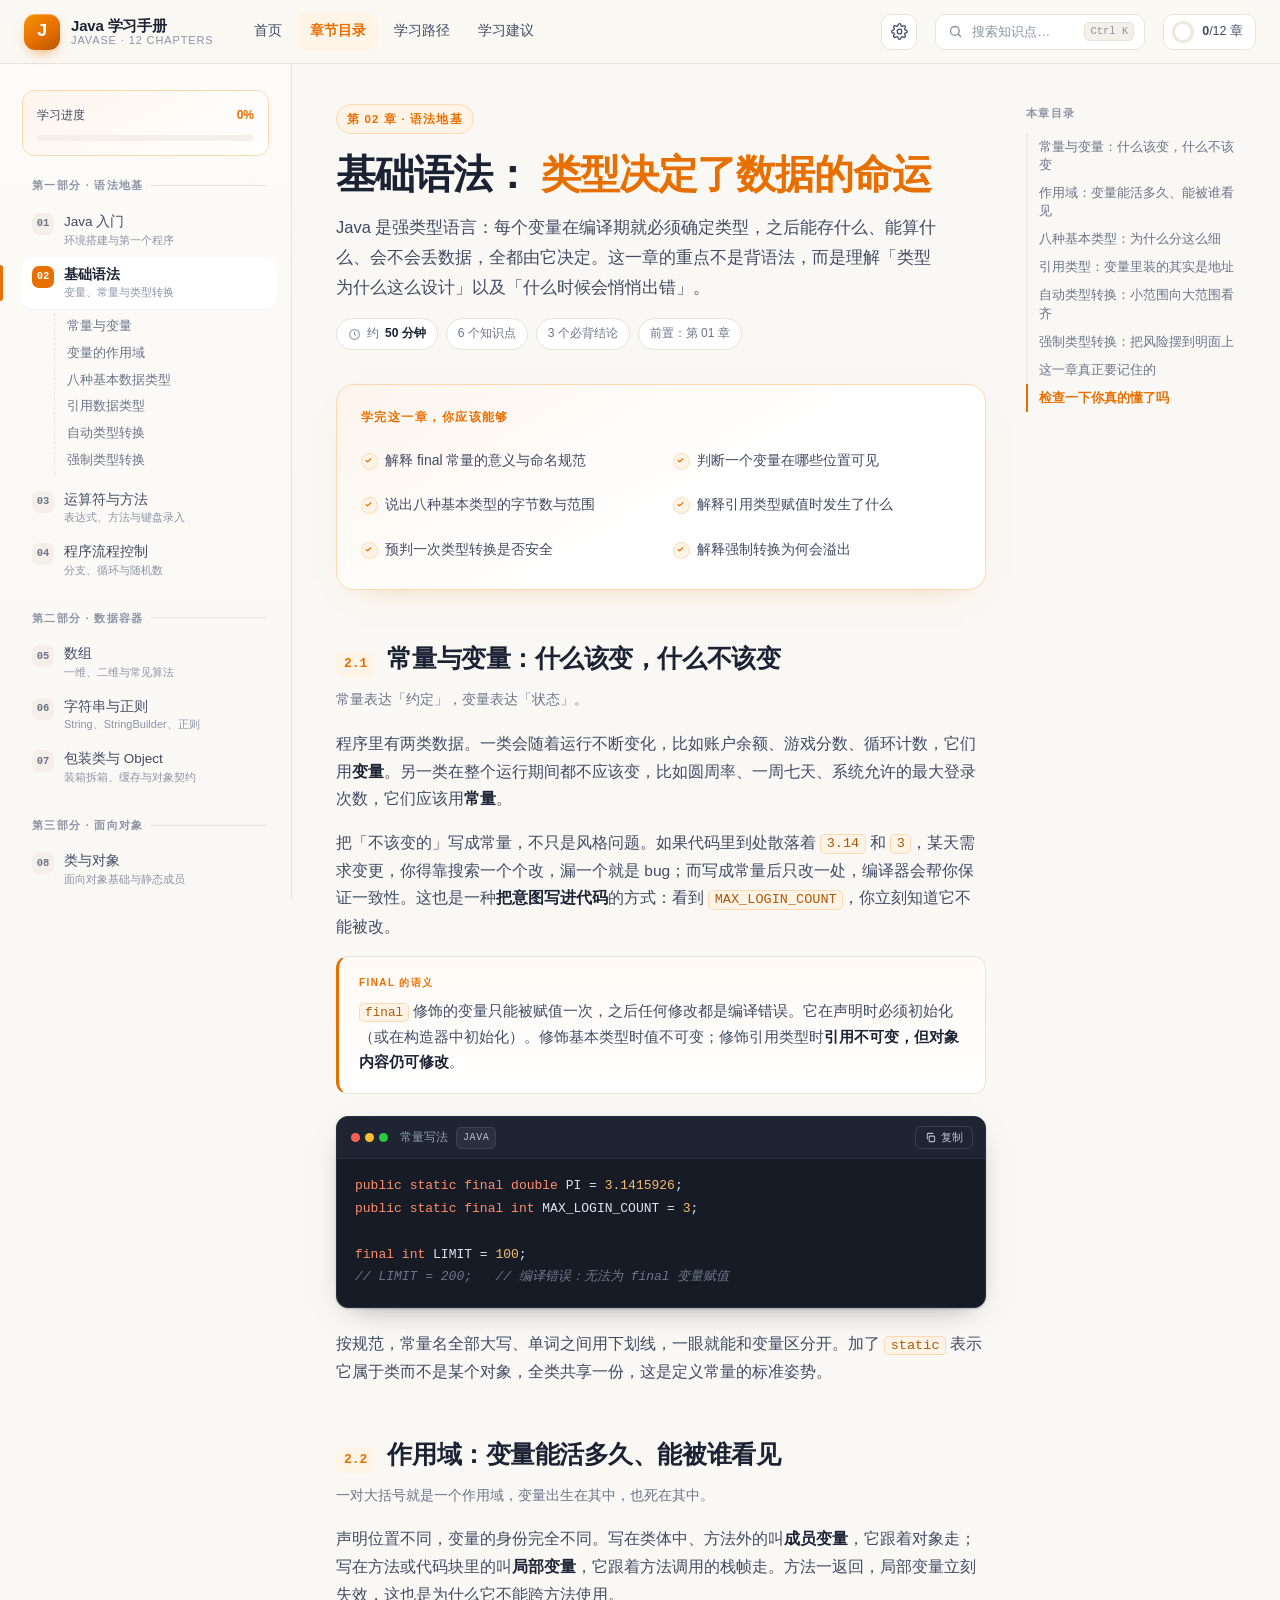
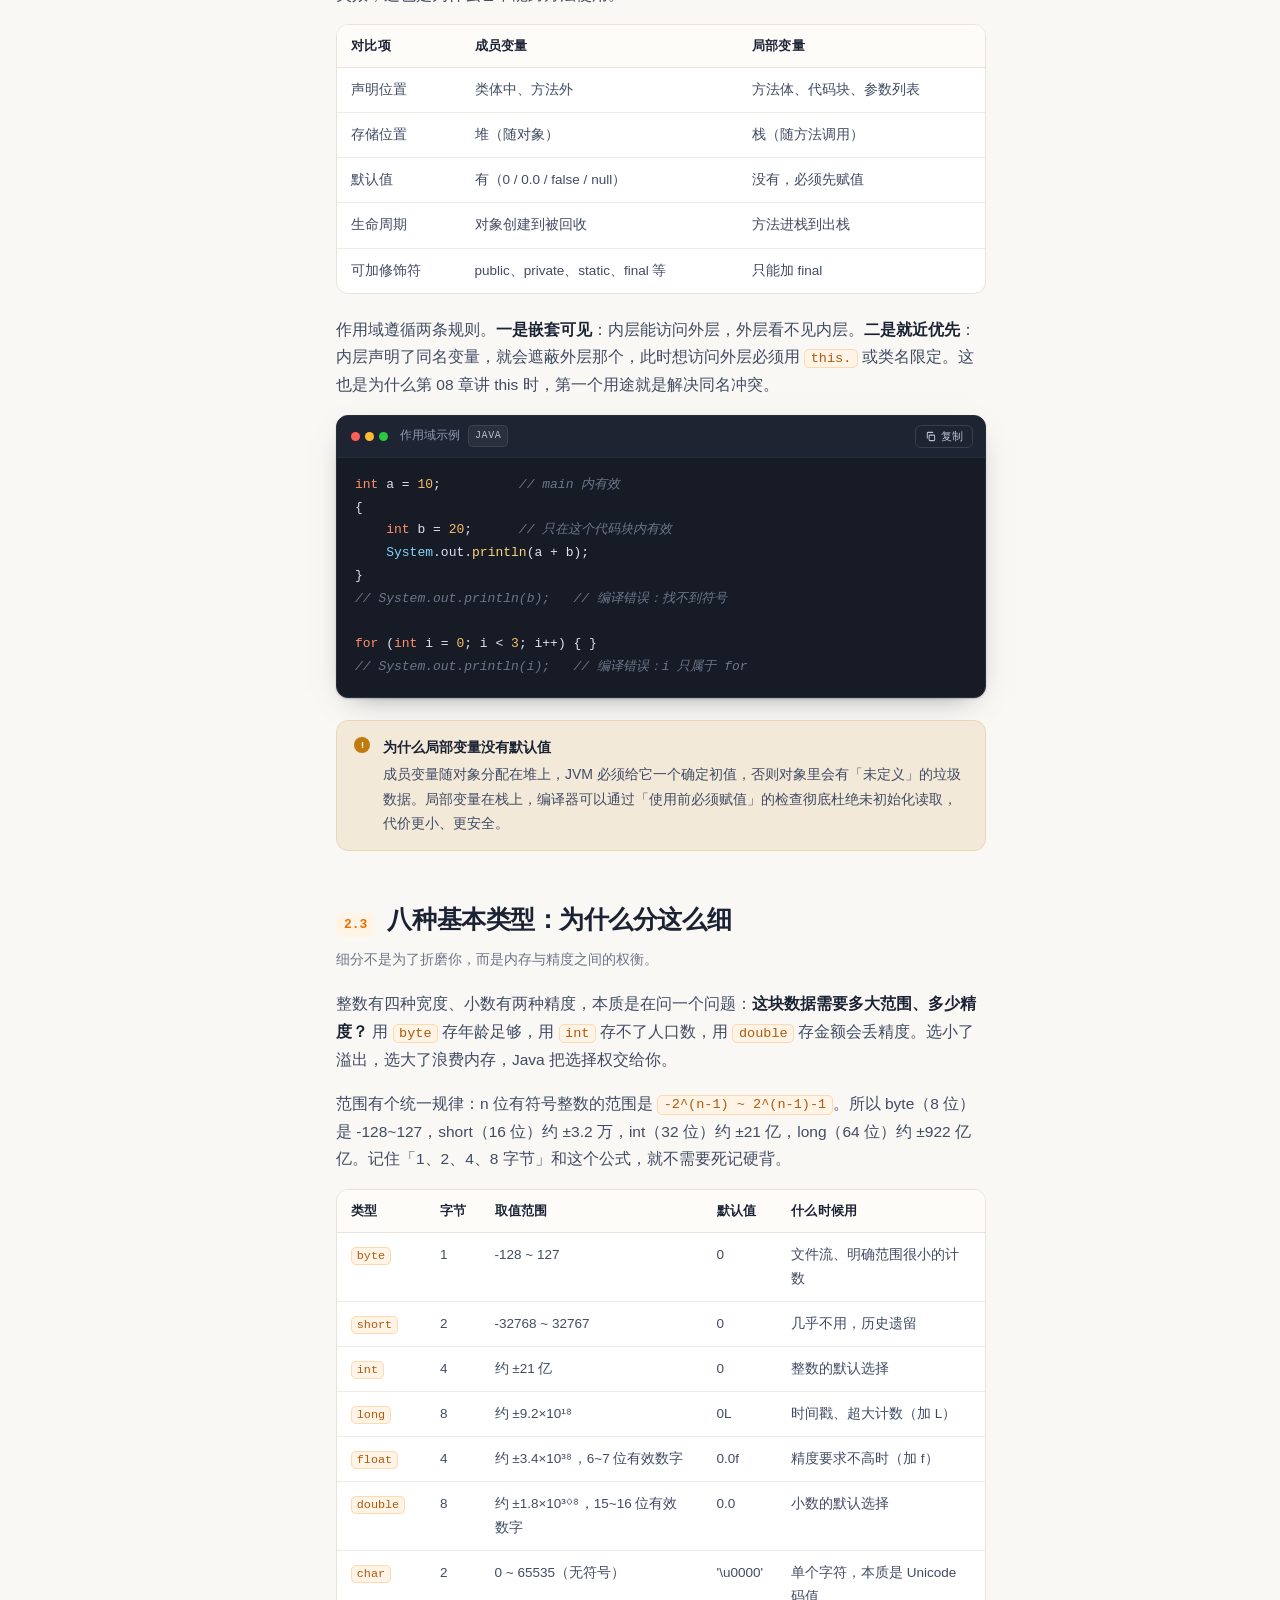
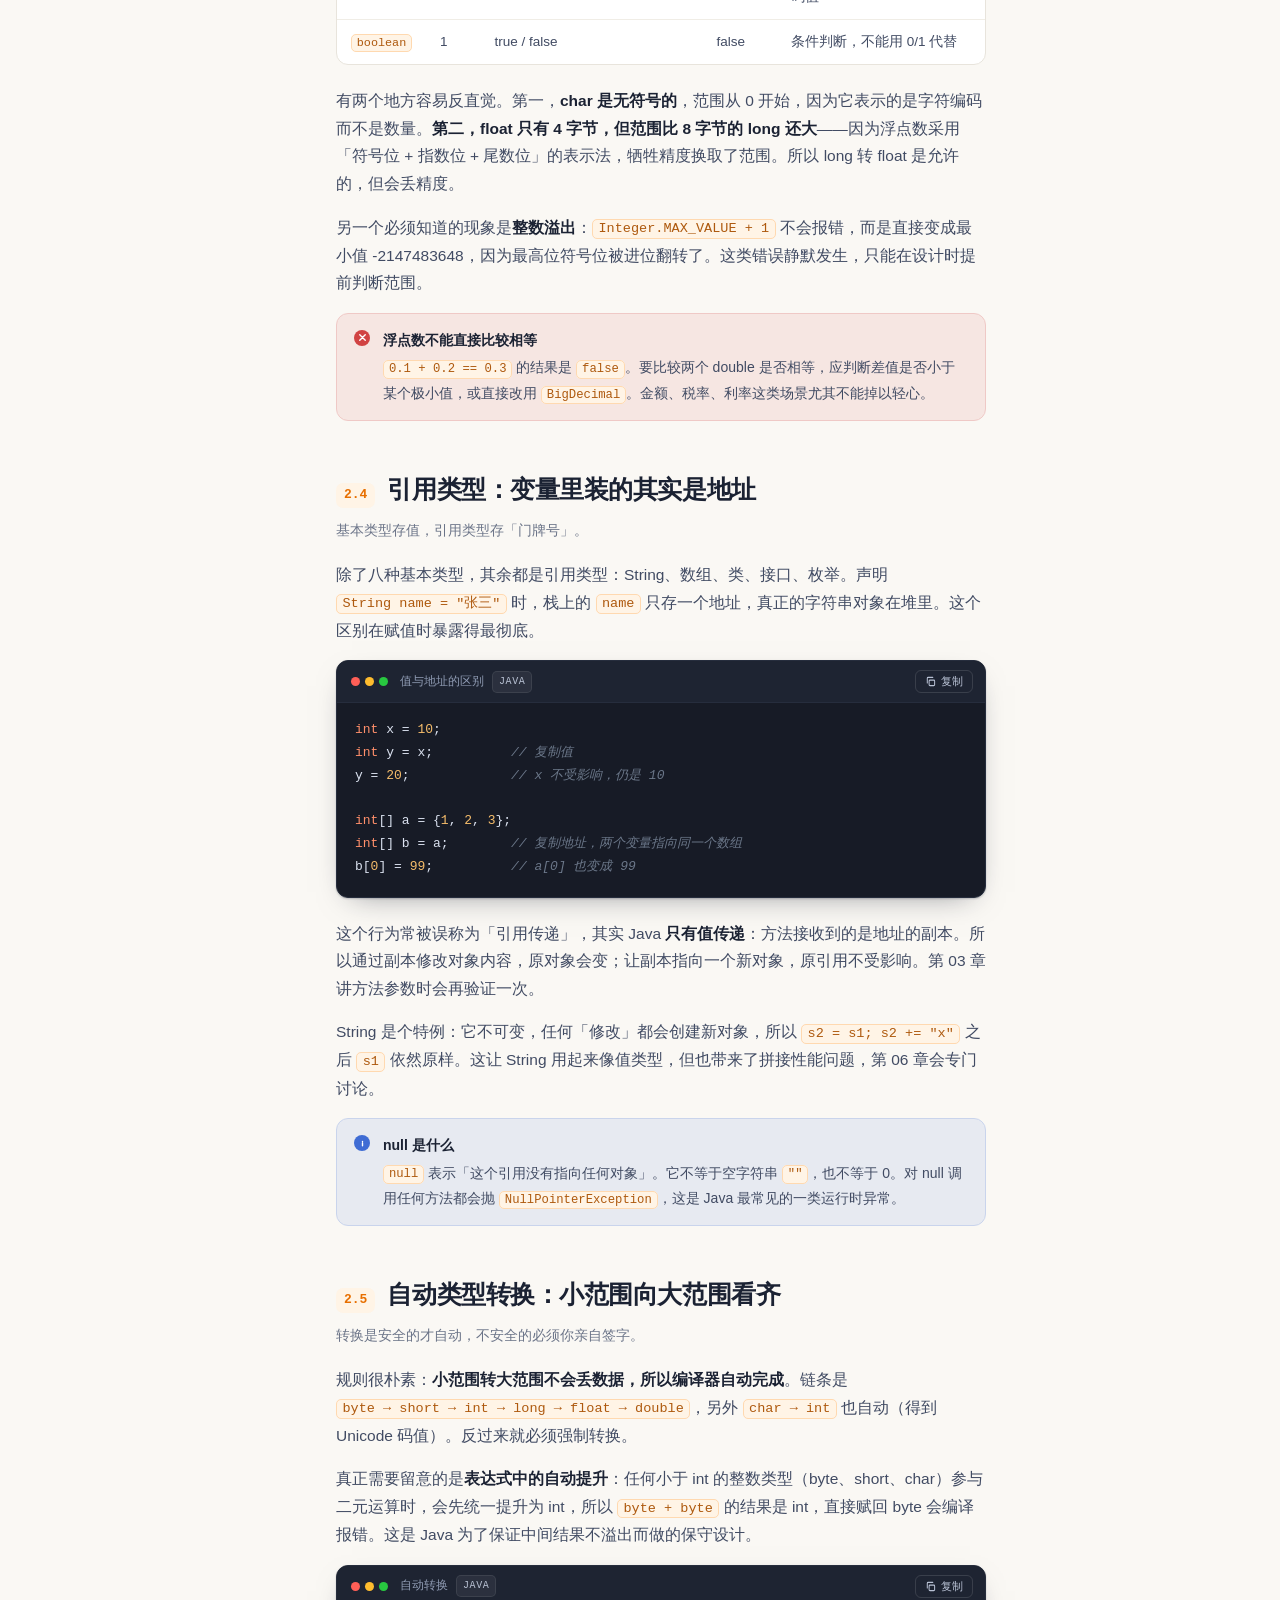
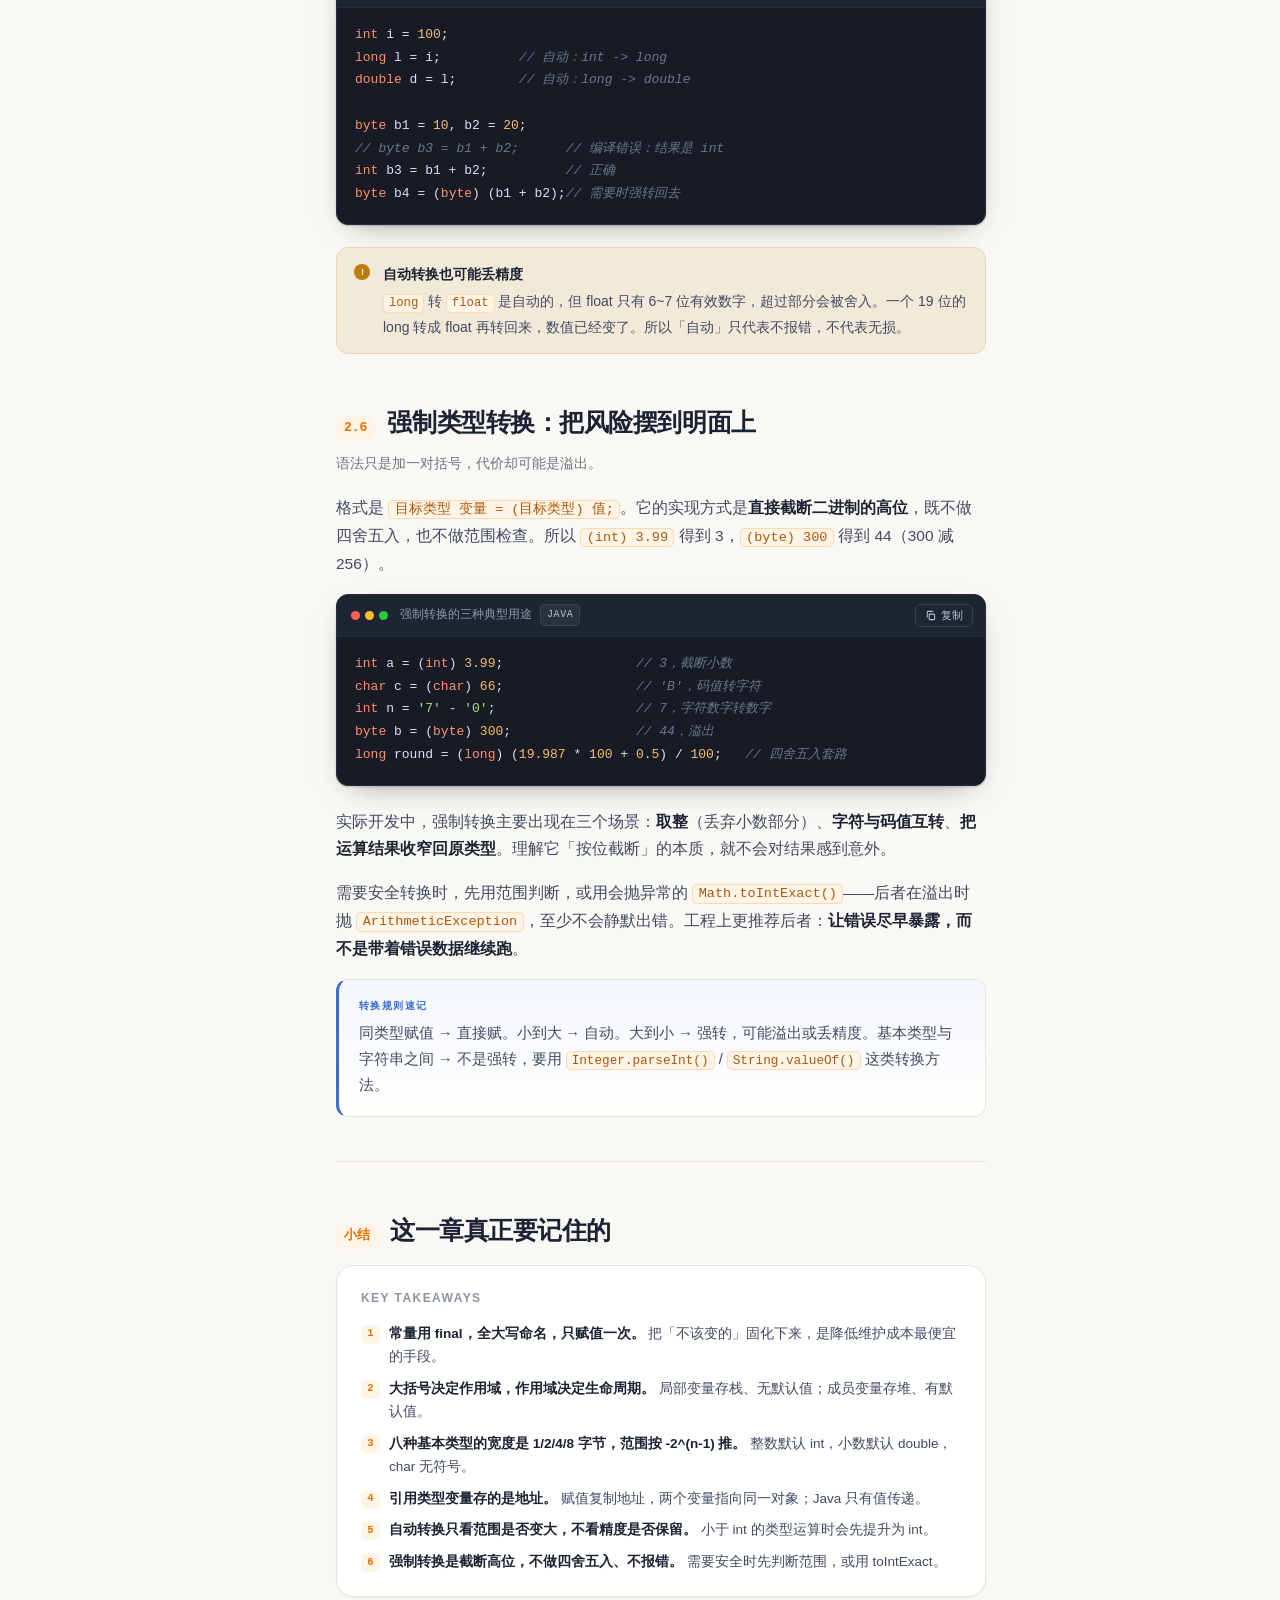
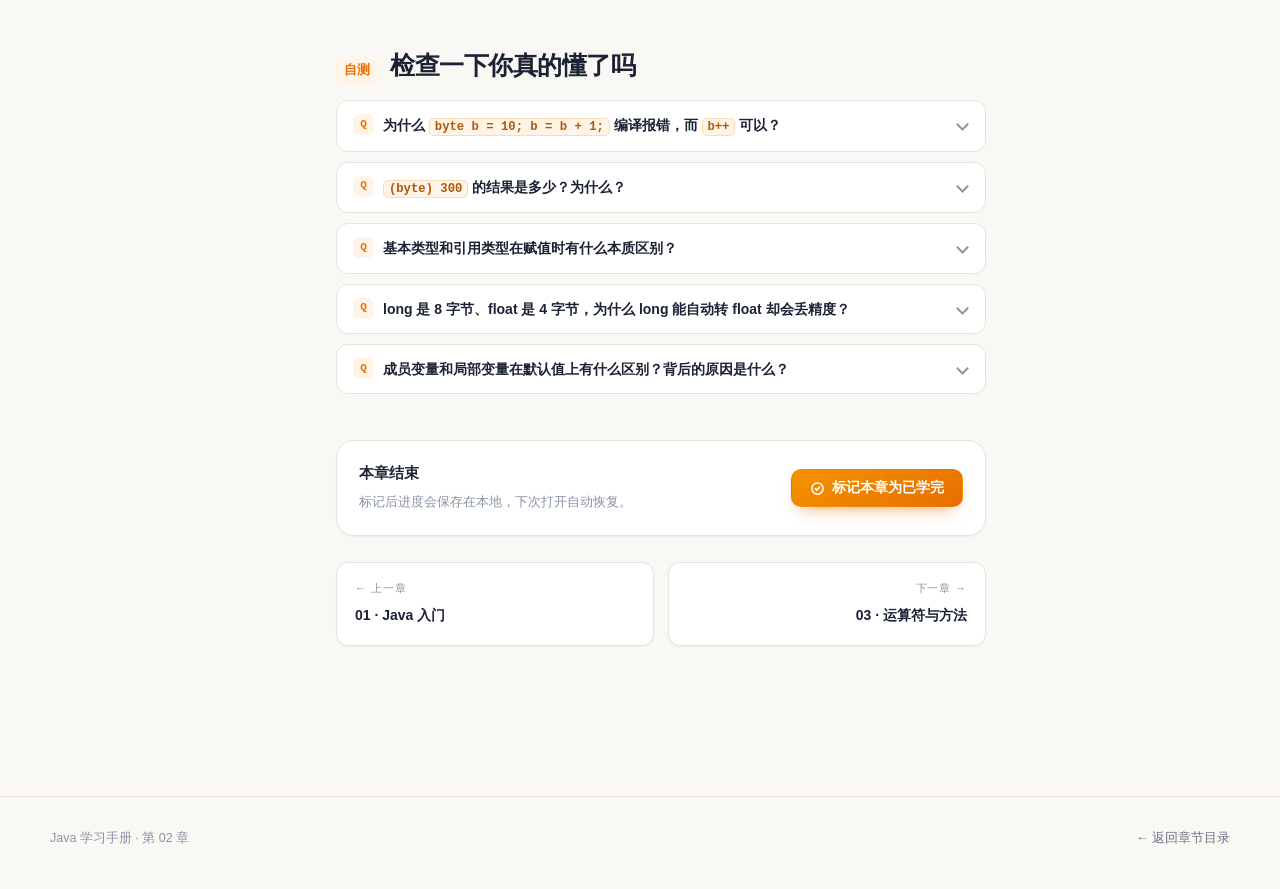
<file: chapters/ch02.html>
<!DOCTYPE html>
<html lang="zh-CN">
<head>
<meta charset="UTF-8">
<meta name="viewport" content="width=device-width, initial-scale=1">
<title>第 02 章 · 基础语法 | Java 学习手册</title>
<meta name="description" content="常量与变量、作用域、八种基本数据类型、引用类型的内存模型、自动类型转换与强制类型转换的精度陷阱。">
<link rel="icon" href="data:image/svg+xml,%3Csvg xmlns='http://www.w3.org/2000/svg' viewBox='0 0 32 32'%3E%3Crect width='32' height='32' rx='8' fill='%23e76f00'/%3E%3Ctext x='16' y='23' font-family='monospace' font-size='19' font-weight='700' fill='white' text-anchor='middle'%3EJ%3C/text%3E%3C/svg%3E">
<script>try{(function(){var a=JSON.parse(localStorage.getItem("java-appearance")||"null");if(!a)return;var r=document.documentElement,m={theme:"theme",ink:"ink",codeBg:"code-bg",codeInk:"code-ink",font:"font",leading:"leading",width:"width"};for(var k in m){var v=a[k];if(!v||(k==="ink"&&v==="auto"))continue;r.setAttribute("data-"+m[k],v);}})()}catch(e){}</script>
<link rel="stylesheet" href="../assets/css/main.css?v=20261111b">
</head>
<body data-root="../" data-page="ch02">

<div class="readbar"></div>

<header class="topbar">
  <button class="icon-btn menu-btn" data-menu aria-label="打开目录">
    <svg width="17" height="17" viewBox="0 0 24 24" fill="none" stroke="currentColor" stroke-width="2.2" stroke-linecap="round"><path d="M4 7h16M4 12h16M4 17h16"/></svg>
  </button>
  <a class="brand" href="../index.html">
    <span class="brand-mark">J</span>
    <span class="brand-text">
      <span class="brand-name">Java 学习手册</span>
      <span class="brand-sub">JavaSE · 12 chapters</span>
    </span>
  </a>
  <nav class="topbar-nav">
    <a href="../index.html">首页</a>
    <a href="../index.html#chapters" class="active">章节目录</a>
    <a href="../index.html#path">学习路径</a>
    <a href="../index.html#tips">学习建议</a>
  </nav>
  <div class="topbar-spacer"></div>
  <button class="search-trigger" data-search-open>
    <svg width="15" height="15" viewBox="0 0 24 24" fill="none" stroke="currentColor" stroke-width="2.2" stroke-linecap="round"><circle cx="11" cy="11" r="7"/><path d="m20 20-3.6-3.6"/></svg>
    <span>搜索知识点…</span>
    <kbd>Ctrl K</kbd>
  </button>
  <div class="progress-pill" data-progress-pill></div>
</header>

<div class="shell">
  <aside class="sidebar" data-sidebar></aside>
  <div class="main">
    <div class="doc-with-toc">
      <article class="doc">

        <header class="chapter-head">
          <span class="kicker">第 02 章 · 语法地基</span>
          <h1>基础语法： <em>类型决定了数据的命运</em></h1>
          <p class="lede">Java 是强类型语言：每个变量在编译期就必须确定类型，之后能存什么、能算什么、会不会丢数据，全都由它决定。这一章的重点不是背语法，而是理解「类型为什么这么设计」以及「什么时候会悄悄出错」。</p>
          <div class="meta-row">
            <span class="meta-chip"><svg width="13" height="13" viewBox="0 0 24 24" fill="none" stroke="currentColor" stroke-width="2"><circle cx="12" cy="12" r="9"/><path d="M12 7v5l3 2"/></svg>约 <b>50 分钟</b></span>
            <span class="meta-chip">6 个知识点</span>
            <span class="meta-chip">3 个必背结论</span>
            <span class="meta-chip">前置：第 01 章</span>
          </div>
        </header>

        <div class="objectives">
          <h4>学完这一章，你应该能够</h4>
          <ul>
            <li>解释 final 常量的意义与命名规范</li>
            <li>判断一个变量在哪些位置可见</li>
            <li>说出八种基本类型的字节数与范围</li>
            <li>解释引用类型赋值时发生了什么</li>
            <li>预判一次类型转换是否安全</li>
            <li>解释强制转换为何会溢出</li>
          </ul>
        </div>

        <h2 id="constant"><span class="h2-num">2.1</span>常量与变量：什么该变，什么不该变</h2>
        <p class="h2-sub">常量表达「约定」，变量表达「状态」。</p>

        <p>程序里有两类数据。一类会随着运行不断变化，比如账户余额、游戏分数、循环计数，它们用<strong>变量</strong>。另一类在整个运行期间都不应该变，比如圆周率、一周七天、系统允许的最大登录次数，它们应该用<strong>常量</strong>。</p>

        <p>把「不该变的」写成常量，不只是风格问题。如果代码里到处散落着 <code>3.14</code> 和 <code>3</code>，某天需求变更，你得靠搜索一个个改，漏一个就是 bug；而写成常量后只改一处，编译器会帮你保证一致性。这也是一种<strong>把意图写进代码</strong>的方式：看到 <code>MAX_LOGIN_COUNT</code>，你立刻知道它不能被改。</p>

        <div class="concept">
          <span class="co-label">final 的语义</span>
          <p><code>final</code> 修饰的变量只能被赋值一次，之后任何修改都是编译错误。它在声明时必须初始化（或在构造器中初始化）。修饰基本类型时值不可变；修饰引用类型时<strong>引用不可变，但对象内容仍可修改</strong>。</p>
        </div>

        <div class="code-card">
          <div class="code-head"><span class="code-dots"><i></i><i></i><i></i></span><span class="code-file">常量写法</span><span class="code-lang">java</span></div>
          <pre><code>public static final double PI = 3.1415926;
public static final int MAX_LOGIN_COUNT = 3;

final int LIMIT = 100;
// LIMIT = 200;   // 编译错误：无法为 final 变量赋值</code></pre>
        </div>

        <p>按规范，常量名全部大写、单词之间用下划线，一眼就能和变量区分开。加了 <code>static</code> 表示它属于类而不是某个对象，全类共享一份，这是定义常量的标准姿势。</p>

        <h2 id="scope"><span class="h2-num">2.2</span>作用域：变量能活多久、能被谁看见</h2>
        <p class="h2-sub">一对大括号就是一个作用域，变量出生在其中，也死在其中。</p>

        <p>声明位置不同，变量的身份完全不同。写在类体中、方法外的叫<strong>成员变量</strong>，它跟着对象走；写在方法或代码块里的叫<strong>局部变量</strong>，它跟着方法调用的栈帧走。方法一返回，局部变量立刻失效，这也是为什么它不能跨方法使用。</p>

        <div class="table-wrap">
          <table>
            <thead><tr><th>对比项</th><th>成员变量</th><th>局部变量</th></tr></thead>
            <tbody>
              <tr><td>声明位置</td><td>类体中、方法外</td><td>方法体、代码块、参数列表</td></tr>
              <tr><td>存储位置</td><td>堆（随对象）</td><td>栈（随方法调用）</td></tr>
              <tr><td>默认值</td><td>有（0 / 0.0 / false / null）</td><td>没有，必须先赋值</td></tr>
              <tr><td>生命周期</td><td>对象创建到被回收</td><td>方法进栈到出栈</td></tr>
              <tr><td>可加修饰符</td><td>public、private、static、final 等</td><td>只能加 final</td></tr>
            </tbody>
          </table>
        </div>

        <p>作用域遵循两条规则。<strong>一是嵌套可见</strong>：内层能访问外层，外层看不见内层。<strong>二是就近优先</strong>：内层声明了同名变量，就会遮蔽外层那个，此时想访问外层必须用 <code>this.</code> 或类名限定。这也是为什么第 08 章讲 this 时，第一个用途就是解决同名冲突。</p>

        <div class="code-card">
          <div class="code-head"><span class="code-dots"><i></i><i></i><i></i></span><span class="code-file">作用域示例</span><span class="code-lang">java</span></div>
          <pre><code>int a = 10;          // main 内有效
{
    int b = 20;      // 只在这个代码块内有效
    System.out.println(a + b);
}
// System.out.println(b);   // 编译错误：找不到符号

for (int i = 0; i &lt; 3; i++) { }
// System.out.println(i);   // 编译错误：i 只属于 for</code></pre>
        </div>

        <div class="callout warn">
          <span class="co-title">为什么局部变量没有默认值</span>
          <p>成员变量随对象分配在堆上，JVM 必须给它一个确定初值，否则对象里会有「未定义」的垃圾数据。局部变量在栈上，编译器可以通过「使用前必须赋值」的检查彻底杜绝未初始化读取，代价更小、更安全。</p>
        </div>

        <h2 id="primitive"><span class="h2-num">2.3</span>八种基本类型：为什么分这么细</h2>
        <p class="h2-sub">细分不是为了折磨你，而是内存与精度之间的权衡。</p>

        <p>整数有四种宽度、小数有两种精度，本质是在问一个问题：<strong>这块数据需要多大范围、多少精度？</strong> 用 <code>byte</code> 存年龄足够，用 <code>int</code> 存不了人口数，用 <code>double</code> 存金额会丢精度。选小了溢出，选大了浪费内存，Java 把选择权交给你。</p>

        <p>范围有个统一规律：n 位有符号整数的范围是 <code>-2^(n-1) ~ 2^(n-1)-1</code>。所以 byte（8 位）是 -128~127，short（16 位）约 ±3.2 万，int（32 位）约 ±21 亿，long（64 位）约 ±922 亿亿。记住「1、2、4、8 字节」和这个公式，就不需要死记硬背。</p>

        <div class="table-wrap">
          <table>
            <thead><tr><th>类型</th><th>字节</th><th>取值范围</th><th>默认值</th><th>什么时候用</th></tr></thead>
            <tbody>
              <tr><td><code>byte</code></td><td>1</td><td>-128 ~ 127</td><td>0</td><td>文件流、明确范围很小的计数</td></tr>
              <tr><td><code>short</code></td><td>2</td><td>-32768 ~ 32767</td><td>0</td><td>几乎不用，历史遗留</td></tr>
              <tr><td><code>int</code></td><td>4</td><td>约 ±21 亿</td><td>0</td><td>整数的默认选择</td></tr>
              <tr><td><code>long</code></td><td>8</td><td>约 ±9.2×10¹⁸</td><td>0L</td><td>时间戳、超大计数（加 L）</td></tr>
              <tr><td><code>float</code></td><td>4</td><td>约 ±3.4×10³⁸，6~7 位有效数字</td><td>0.0f</td><td>精度要求不高时（加 f）</td></tr>
              <tr><td><code>double</code></td><td>8</td><td>约 ±1.8×10³⁰⁸，15~16 位有效数字</td><td>0.0</td><td>小数的默认选择</td></tr>
              <tr><td><code>char</code></td><td>2</td><td>0 ~ 65535（无符号）</td><td>'\u0000'</td><td>单个字符，本质是 Unicode 码值</td></tr>
              <tr><td><code>boolean</code></td><td>1</td><td>true / false</td><td>false</td><td>条件判断，不能用 0/1 代替</td></tr>
            </tbody>
          </table>
        </div>

        <p>有两个地方容易反直觉。第一，<strong>char 是无符号的</strong>，范围从 0 开始，因为它表示的是字符编码而不是数量。<strong>第二，float 只有 4 字节，但范围比 8 字节的 long 还大</strong>——因为浮点数采用「符号位 + 指数位 + 尾数位」的表示法，牺牲精度换取了范围。所以 long 转 float 是允许的，但会丢精度。</p>

        <p>另一个必须知道的现象是<strong>整数溢出</strong>：<code>Integer.MAX_VALUE + 1</code> 不会报错，而是直接变成最小值 -2147483648，因为最高位符号位被进位翻转了。这类错误静默发生，只能在设计时提前判断范围。</p>

        <div class="callout danger">
          <span class="co-title">浮点数不能直接比较相等</span>
          <p><code>0.1 + 0.2 == 0.3</code> 的结果是 <code>false</code>。要比较两个 double 是否相等，应判断差值是否小于某个极小值，或直接改用 <code>BigDecimal</code>。金额、税率、利率这类场景尤其不能掉以轻心。</p>
        </div>

        <h2 id="reference"><span class="h2-num">2.4</span>引用类型：变量里装的其实是地址</h2>
        <p class="h2-sub">基本类型存值，引用类型存「门牌号」。</p>

        <p>除了八种基本类型，其余都是引用类型：String、数组、类、接口、枚举。声明 <code>String name = "张三"</code> 时，栈上的 <code>name</code> 只存一个地址，真正的字符串对象在堆里。这个区别在赋值时暴露得最彻底。</p>

        <div class="code-card">
          <div class="code-head"><span class="code-dots"><i></i><i></i><i></i></span><span class="code-file">值与地址的区别</span><span class="code-lang">java</span></div>
          <pre><code>int x = 10;
int y = x;          // 复制值
y = 20;             // x 不受影响，仍是 10

int[] a = {1, 2, 3};
int[] b = a;        // 复制地址，两个变量指向同一个数组
b[0] = 99;          // a[0] 也变成 99</code></pre>
        </div>

        <p>这个行为常被误称为「引用传递」，其实 Java <strong>只有值传递</strong>：方法接收到的是地址的副本。所以通过副本修改对象内容，原对象会变；让副本指向一个新对象，原引用不受影响。第 03 章讲方法参数时会再验证一次。</p>

        <p>String 是个特例：它不可变，任何「修改」都会创建新对象，所以 <code>s2 = s1; s2 += "x"</code> 之后 <code>s1</code> 依然原样。这让 String 用起来像值类型，但也带来了拼接性能问题，第 06 章会专门讨论。</p>

        <div class="callout info">
          <span class="co-title">null 是什么</span>
          <p><code>null</code> 表示「这个引用没有指向任何对象」。它不等于空字符串 <code>""</code>，也不等于 0。对 null 调用任何方法都会抛 <code>NullPointerException</code>，这是 Java 最常见的一类运行时异常。</p>
        </div>

        <h2 id="auto-cast"><span class="h2-num">2.5</span>自动类型转换：小范围向大范围看齐</h2>
        <p class="h2-sub">转换是安全的才自动，不安全的必须你亲自签字。</p>

        <p>规则很朴素：<strong>小范围转大范围不会丢数据，所以编译器自动完成</strong>。链条是 <code>byte → short → int → long → float → double</code>，另外 <code>char → int</code> 也自动（得到 Unicode 码值）。反过来就必须强制转换。</p>

        <p>真正需要留意的是<strong>表达式中的自动提升</strong>：任何小于 int 的整数类型（byte、short、char）参与二元运算时，会先统一提升为 int，所以 <code>byte + byte</code> 的结果是 int，直接赋回 byte 会编译报错。这是 Java 为了保证中间结果不溢出而做的保守设计。</p>

        <div class="code-card">
          <div class="code-head"><span class="code-dots"><i></i><i></i><i></i></span><span class="code-file">自动转换</span><span class="code-lang">java</span></div>
          <pre><code>int i = 100;
long l = i;          // 自动：int -> long
double d = l;        // 自动：long -> double

byte b1 = 10, b2 = 20;
// byte b3 = b1 + b2;      // 编译错误：结果是 int
int b3 = b1 + b2;          // 正确
byte b4 = (byte) (b1 + b2);// 需要时强转回去</code></pre>
        </div>

        <div class="callout warn">
          <span class="co-title">自动转换也可能丢精度</span>
          <p><code>long</code> 转 <code>float</code> 是自动的，但 float 只有 6~7 位有效数字，超过部分会被舍入。一个 19 位的 long 转成 float 再转回来，数值已经变了。所以「自动」只代表不报错，不代表无损。</p>
        </div>

        <h2 id="force-cast"><span class="h2-num">2.6</span>强制类型转换：把风险摆到明面上</h2>
        <p class="h2-sub">语法只是加一对括号，代价却可能是溢出。</p>

        <p>格式是 <code>目标类型 变量 = (目标类型) 值;</code>。它的实现方式是<strong>直接截断二进制的高位</strong>，既不做四舍五入，也不做范围检查。所以 <code>(int) 3.99</code> 得到 3，<code>(byte) 300</code> 得到 44（300 减 256）。</p>

        <div class="code-card">
          <div class="code-head"><span class="code-dots"><i></i><i></i><i></i></span><span class="code-file">强制转换的三种典型用途</span><span class="code-lang">java</span></div>
          <pre><code>int a = (int) 3.99;                 // 3，截断小数
char c = (char) 66;                 // 'B'，码值转字符
int n = '7' - '0';                  // 7，字符数字转数字
byte b = (byte) 300;                // 44，溢出
long round = (long) (19.987 * 100 + 0.5) / 100;   // 四舍五入套路</code></pre>
        </div>

        <p>实际开发中，强制转换主要出现在三个场景：<strong>取整</strong>（丢弃小数部分）、<strong>字符与码值互转</strong>、<strong>把运算结果收窄回原类型</strong>。理解它「按位截断」的本质，就不会对结果感到意外。</p>

        <p>需要安全转换时，先用范围判断，或用会抛异常的 <code>Math.toIntExact()</code>——后者在溢出时抛 <code>ArithmeticException</code>，至少不会静默出错。工程上更推荐后者：<strong>让错误尽早暴露，而不是带着错误数据继续跑</strong>。</p>

        <div class="concept blue">
          <span class="co-label">转换规则速记</span>
          <p>同类型赋值 → 直接赋。小到大 → 自动。大到小 → 强转，可能溢出或丢精度。基本类型与字符串之间 → 不是强转，要用 <code>Integer.parseInt()</code> / <code>String.valueOf()</code> 这类转换方法。</p>
        </div>

        <hr>

        <h2 id="summary"><span class="h2-num">小结</span>这一章真正要记住的</h2>
        <div class="summary">
          <h4>Key takeaways</h4>
          <ol>
            <li><strong>常量用 final，全大写命名，只赋值一次。</strong> 把「不该变的」固化下来，是降低维护成本最便宜的手段。</li>
            <li><strong>大括号决定作用域，作用域决定生命周期。</strong> 局部变量存栈、无默认值；成员变量存堆、有默认值。</li>
            <li><strong>八种基本类型的宽度是 1/2/4/8 字节，范围按 -2^(n-1) 推。</strong> 整数默认 int，小数默认 double，char 无符号。</li>
            <li><strong>引用类型变量存的是地址。</strong> 赋值复制地址，两个变量指向同一对象；Java 只有值传递。</li>
            <li><strong>自动转换只看范围是否变大，不看精度是否保留。</strong> 小于 int 的类型运算时会先提升为 int。</li>
            <li><strong>强制转换是截断高位，不做四舍五入、不报错。</strong> 需要安全时先判断范围，或用 toIntExact。</li>
          </ol>
        </div>

        <h2 id="quiz"><span class="h2-num">自测</span>检查一下你真的懂了吗</h2>
        <div class="quiz">
          <details>
            <summary>为什么 <code>byte b = 10; b = b + 1;</code> 编译报错，而 <code>b++</code> 可以？</summary>
            <div class="answer"><code>b + 1</code> 会提升为 int，赋回 byte 需要强转；<code>b++</code> 是自增运算符，内部隐含了强制转换，等价于 <code>b = (byte)(b + 1)</code>。</div>
          </details>
          <details>
            <summary><code>(byte) 300</code> 的结果是多少？为什么？</summary>
            <div class="answer">44。300 的二进制是 1 0010 1100，截取低 8 位得 0010 1100 = 44（即 300 - 256）。</div>
          </details>
          <details>
            <summary>基本类型和引用类型在赋值时有什么本质区别？</summary>
            <div class="answer">基本类型赋值传递值的副本，互不影响；引用类型赋值传递地址的副本，两个变量指向同一堆对象，通过任一变量修改都会反映到另一变量（String 因不可变而表现得像值类型）。</div>
          </details>
          <details>
            <summary>long 是 8 字节、float 是 4 字节，为什么 long 能自动转 float 却会丢精度？</summary>
            <div class="answer">float 用「1 位符号 + 8 位指数 + 23 位尾数」表示，范围大于 long，但有效数字只有 6~7 位十进制，尾数位不足导致低位被舍入。范围更大所以允许自动转换，精度不足所以会失真。</div>
          </details>
          <details>
            <summary>成员变量和局部变量在默认值上有什么区别？背后的原因是什么？</summary>
            <div class="answer">成员变量由 JVM 赋默认值（0、0.0、false、null），因为对象在堆上必须处于确定状态；局部变量无默认值，未赋值即使用会编译报错，借此彻底避免读取栈上的残留数据。</div>
          </details>
        </div>

        <div class="chapter-cta">
          <div class="txt">
            <strong>本章结束</strong>
            <span>标记后进度会保存在本地，下次打开自动恢复。</span>
          </div>
          <button class="btn btn-primary" id="markDone" type="button"></button>
        </div>

        <nav class="chapter-nav">
          <a href="ch01.html">
            <span class="dir">← 上一章</span>
            <span class="ttl">01 · Java 入门</span>
          </a>
          <a class="next" href="ch03.html">
            <span class="dir">下一章 →</span>
            <span class="ttl">03 · 运算符与方法</span>
          </a>
        </nav>

      </article>
      <aside class="toc" data-toc></aside>
    </div>
  </div>
</div>

<footer class="footer">
  <div class="footer-inner">
    <span>Java 学习手册 · 第 02 章</span>
    <a href="../index.html#chapters">← 返回章节目录</a>
  </div>
</footer>

<button class="to-top" aria-label="回到顶部">
  <svg width="17" height="17" viewBox="0 0 24 24" fill="none" stroke="currentColor" stroke-width="2.2" stroke-linecap="round" stroke-linejoin="round"><path d="M12 19V5M6 11l6-6 6 6"/></svg>
</button>

<script src="../assets/js/data.js?v=20261111b"></script>
<script src="../assets/js/site.js?v=20261111b"></script>
</body>
</html>
</file>
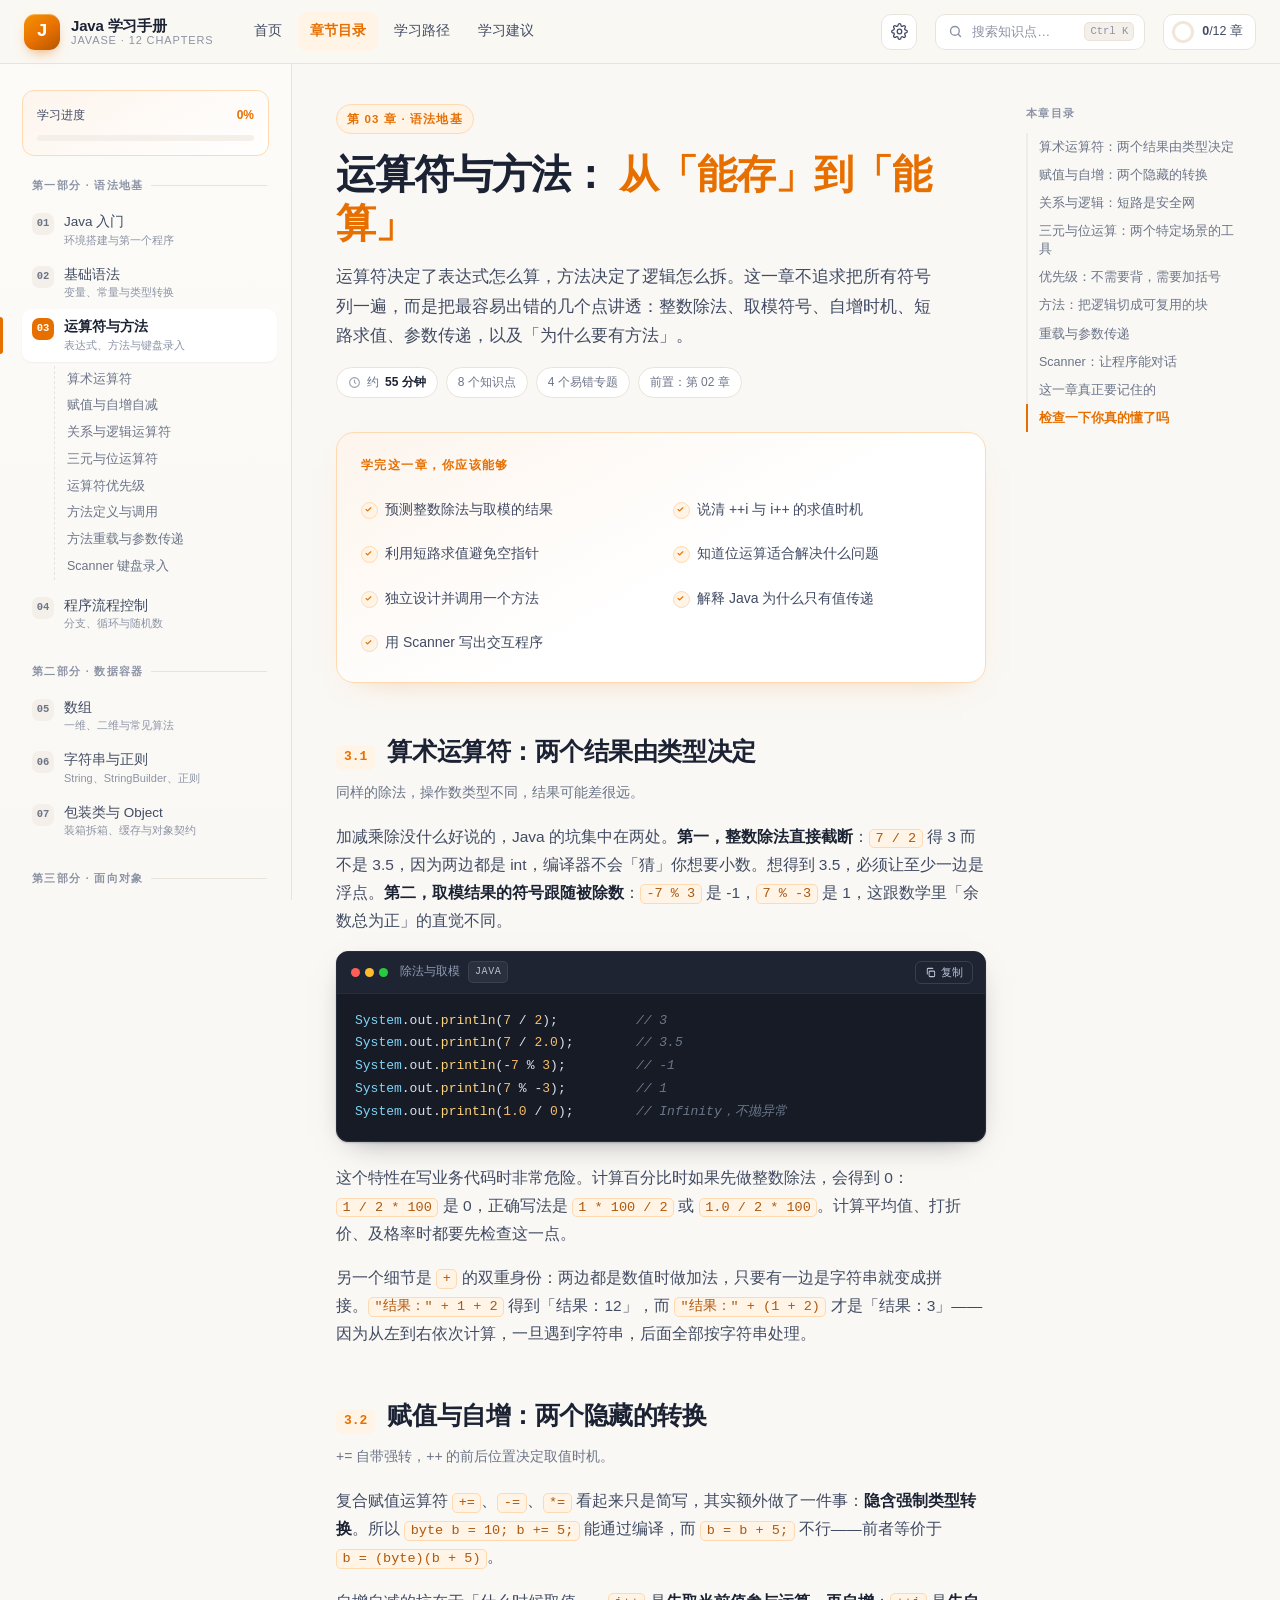
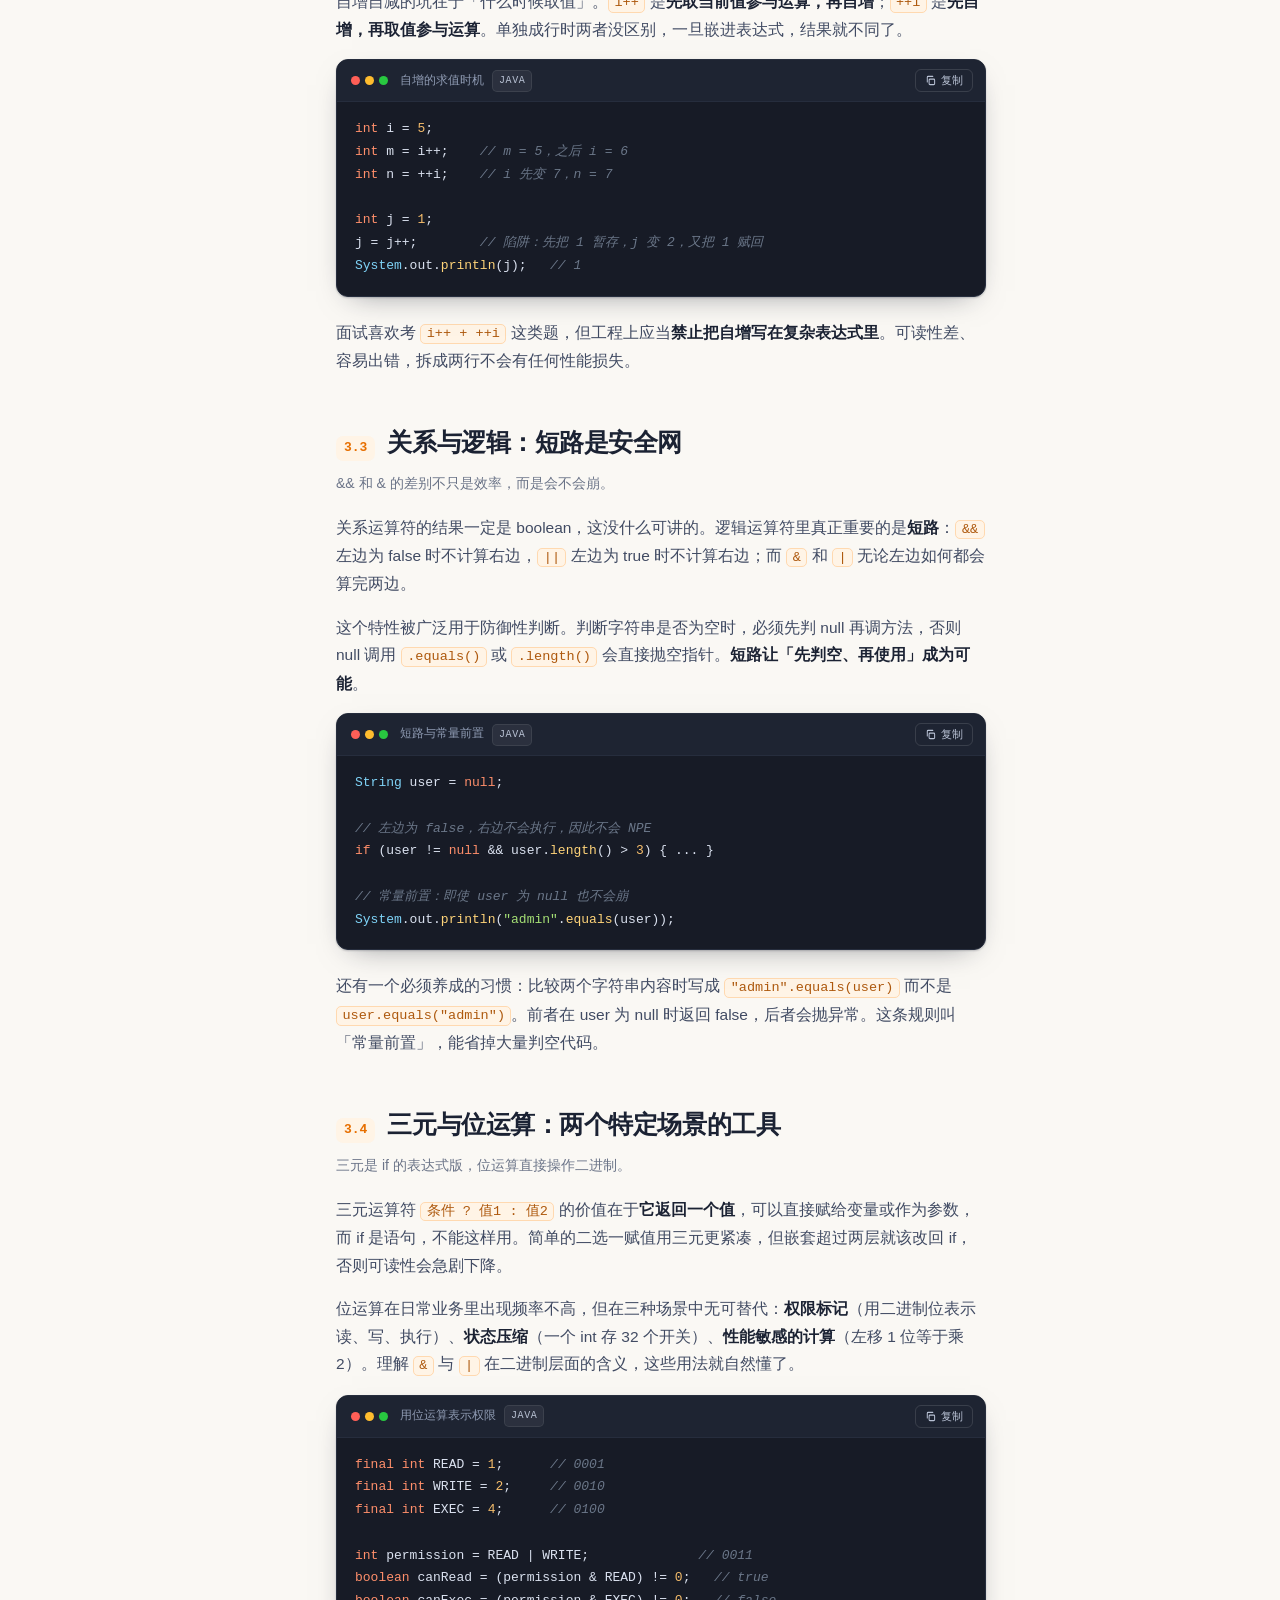
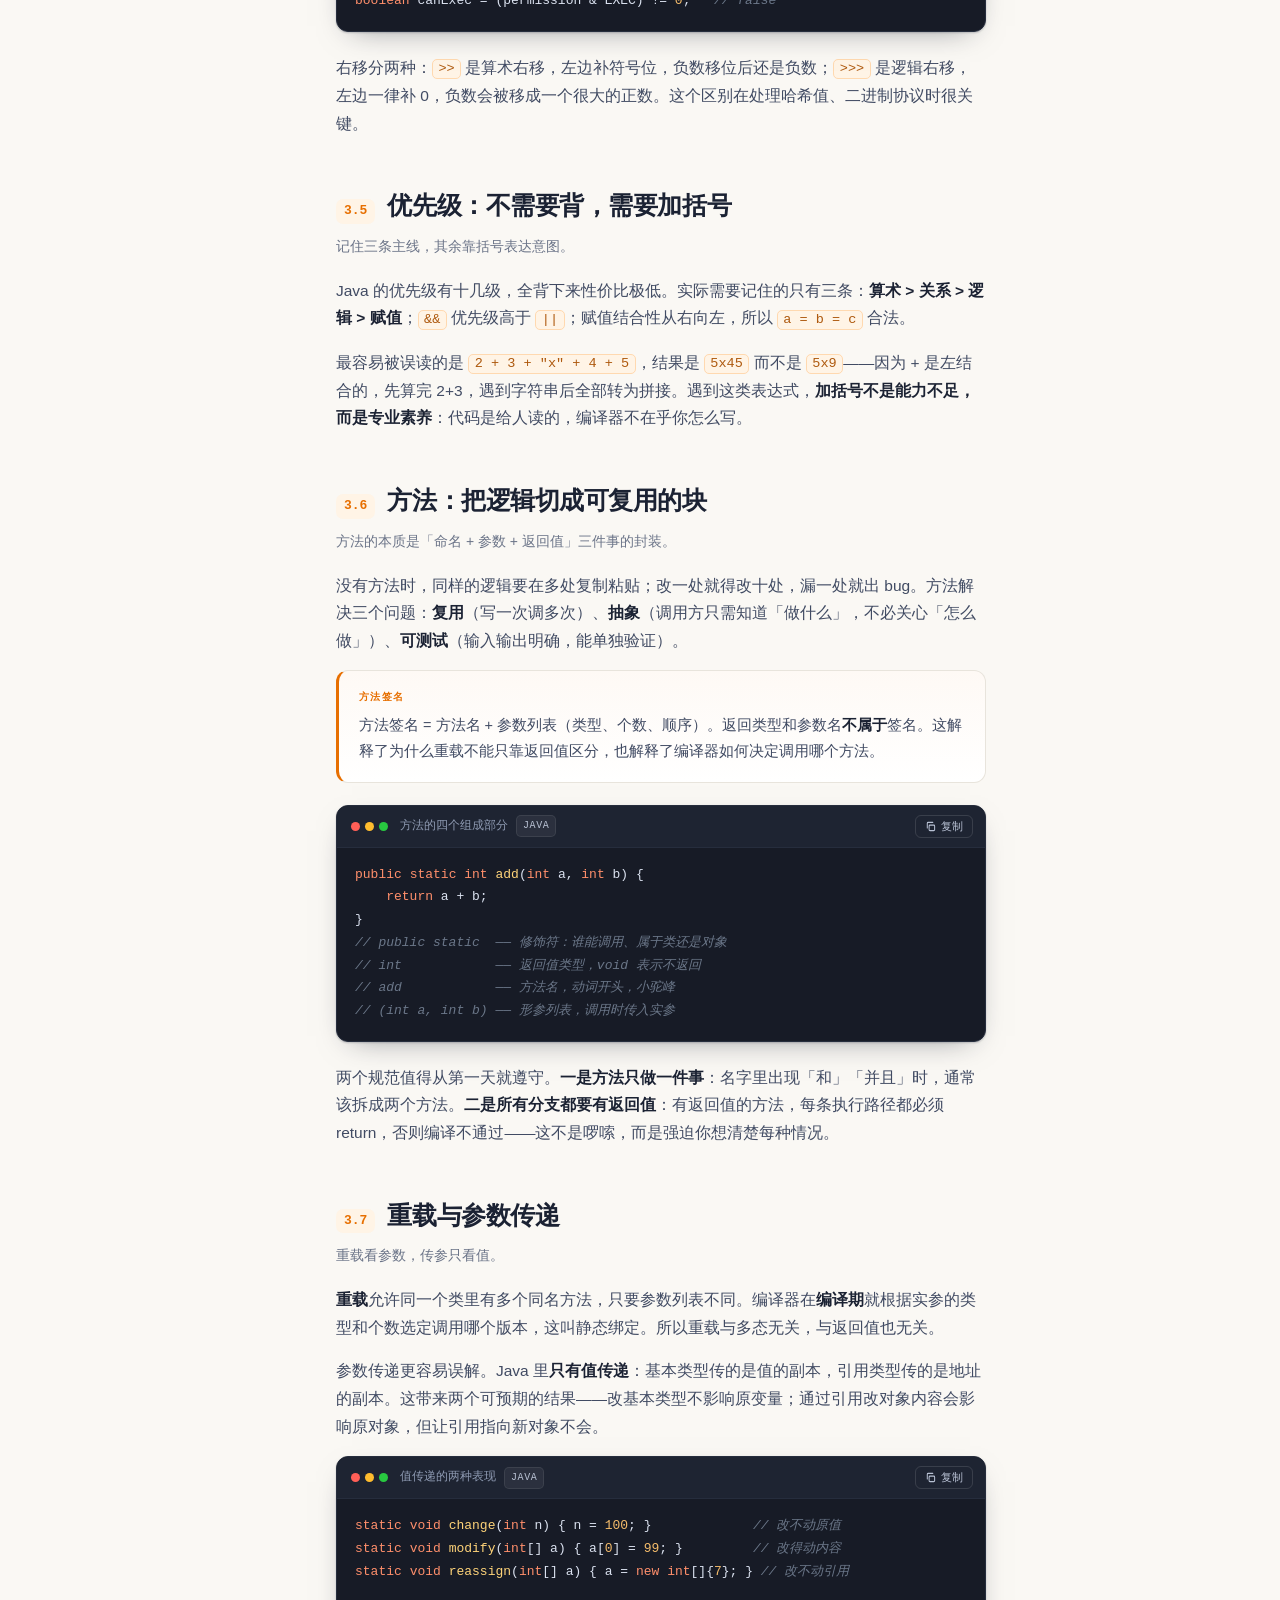
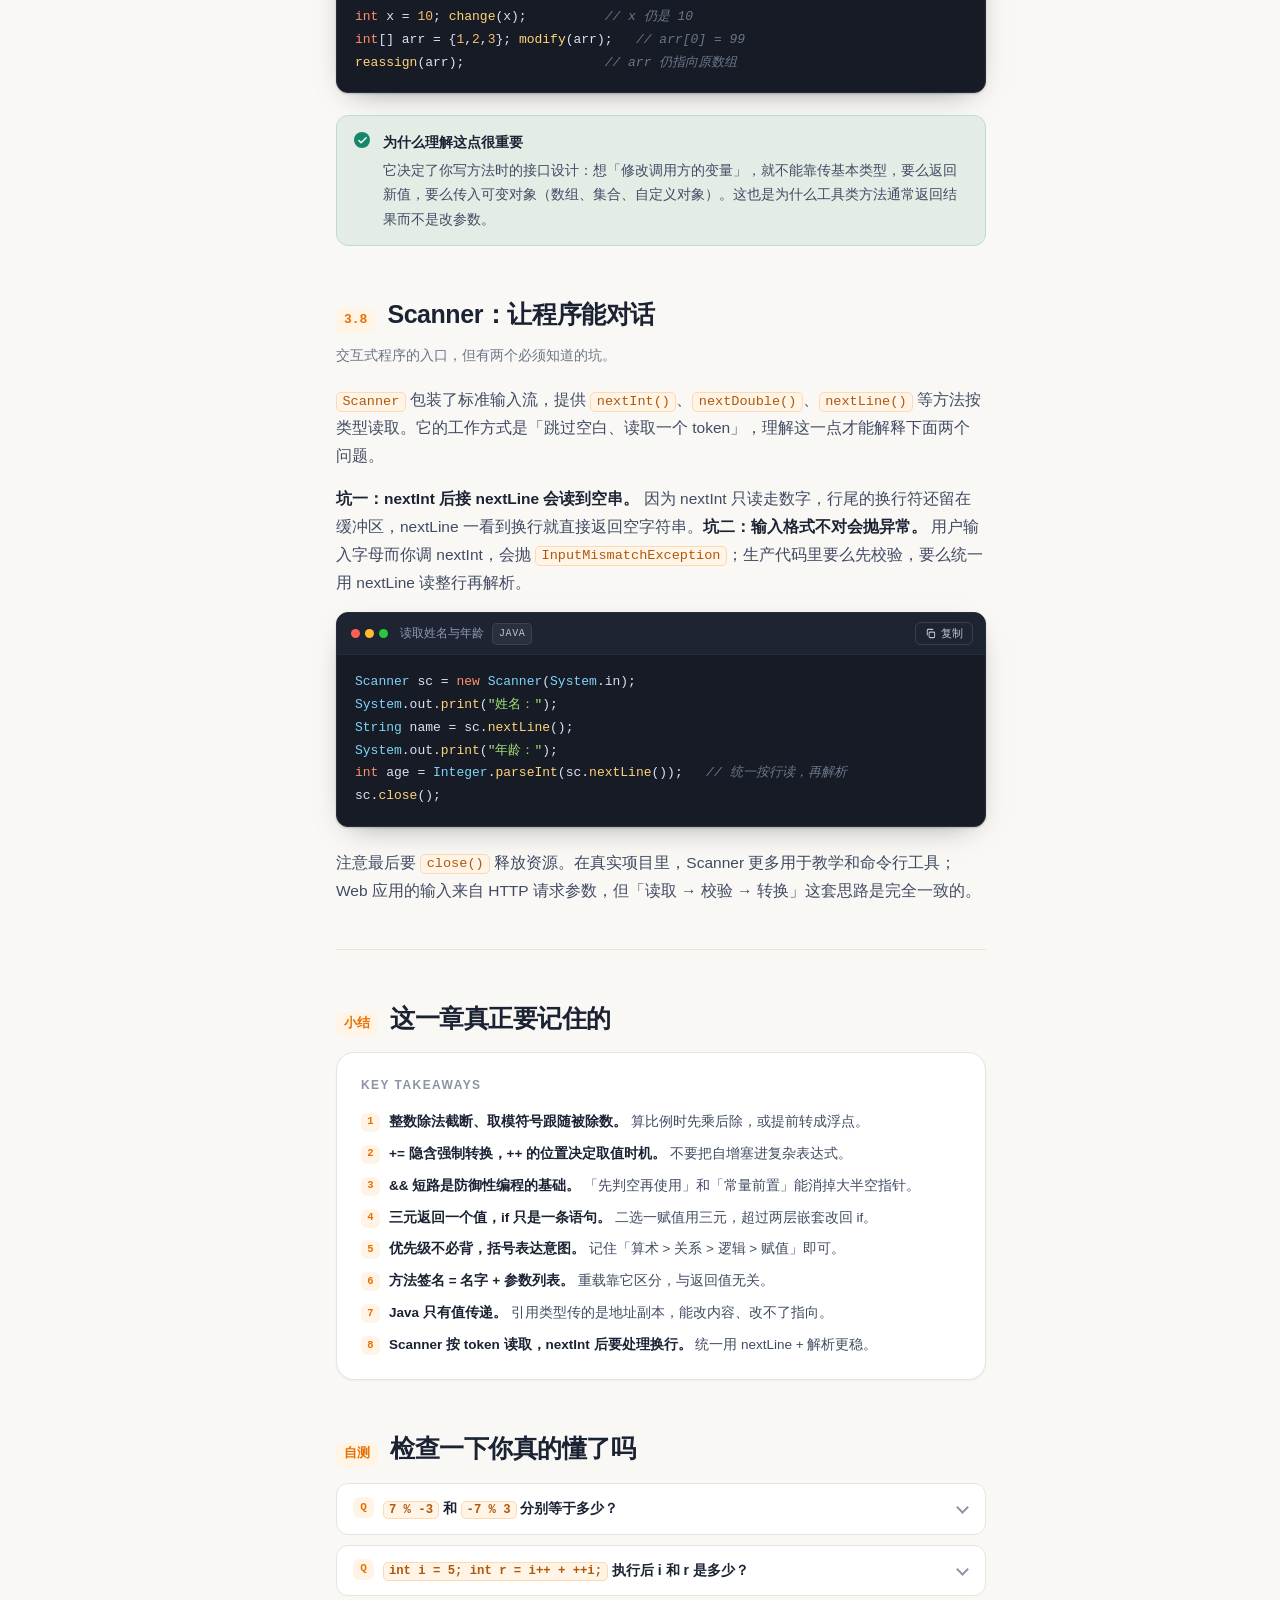
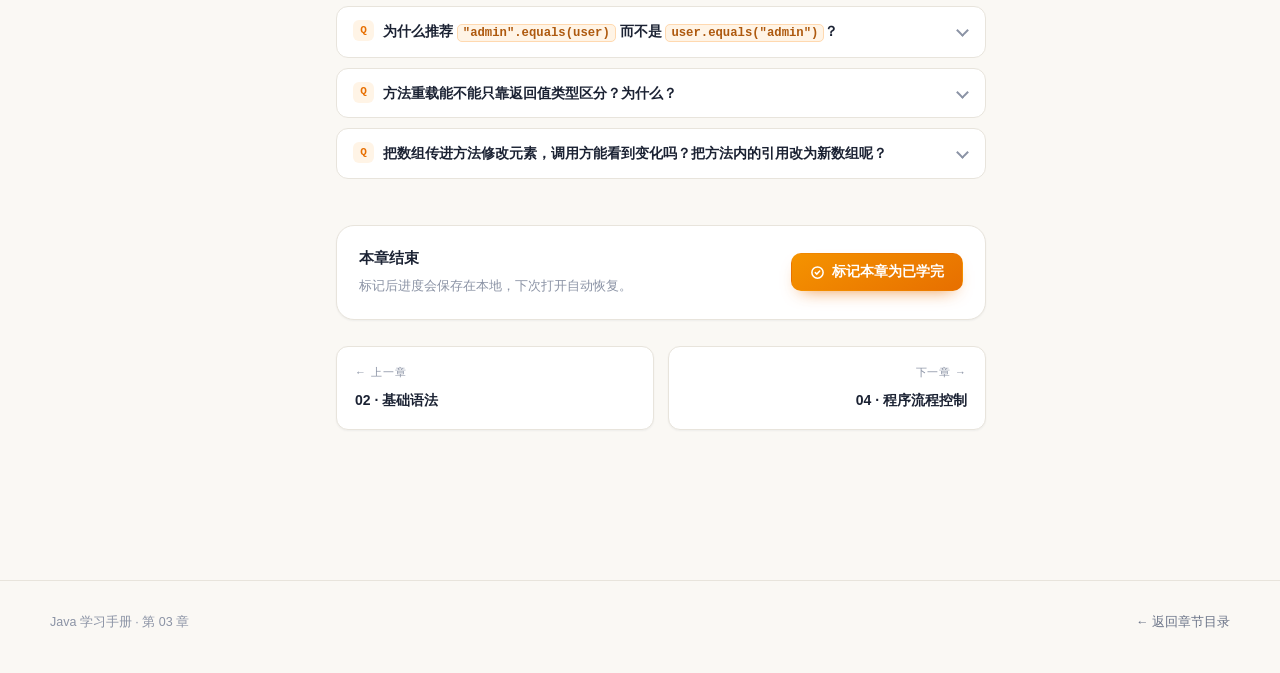
<file: chapters/ch03.html>
<!DOCTYPE html>
<html lang="zh-CN">
<head>
<meta charset="UTF-8">
<meta name="viewport" content="width=device-width, initial-scale=1">
<title>第 03 章 · 运算符与方法 | Java 学习手册</title>
<meta name="description" content="算术、赋值、关系、逻辑、三元与位运算符的原理与陷阱，方法定义、重载、值传递，Scanner 键盘录入。">
<link rel="icon" href="data:image/svg+xml,%3Csvg xmlns='http://www.w3.org/2000/svg' viewBox='0 0 32 32'%3E%3Crect width='32' height='32' rx='8' fill='%23e76f00'/%3E%3Ctext x='16' y='23' font-family='monospace' font-size='19' font-weight='700' fill='white' text-anchor='middle'%3EJ%3C/text%3E%3C/svg%3E">
<script>try{(function(){var a=JSON.parse(localStorage.getItem("java-appearance")||"null");if(!a)return;var r=document.documentElement,m={theme:"theme",ink:"ink",codeBg:"code-bg",codeInk:"code-ink",font:"font",leading:"leading",width:"width"};for(var k in m){var v=a[k];if(!v||(k==="ink"&&v==="auto"))continue;r.setAttribute("data-"+m[k],v);}})()}catch(e){}</script>
<link rel="stylesheet" href="../assets/css/main.css?v=20261111b">
</head>
<body data-root="../" data-page="ch03">

<div class="readbar"></div>

<header class="topbar">
  <button class="icon-btn menu-btn" data-menu aria-label="打开目录">
    <svg width="17" height="17" viewBox="0 0 24 24" fill="none" stroke="currentColor" stroke-width="2.2" stroke-linecap="round"><path d="M4 7h16M4 12h16M4 17h16"/></svg>
  </button>
  <a class="brand" href="../index.html">
    <span class="brand-mark">J</span>
    <span class="brand-text">
      <span class="brand-name">Java 学习手册</span>
      <span class="brand-sub">JavaSE · 12 chapters</span>
    </span>
  </a>
  <nav class="topbar-nav">
    <a href="../index.html">首页</a>
    <a href="../index.html#chapters" class="active">章节目录</a>
    <a href="../index.html#path">学习路径</a>
    <a href="../index.html#tips">学习建议</a>
  </nav>
  <div class="topbar-spacer"></div>
  <button class="search-trigger" data-search-open>
    <svg width="15" height="15" viewBox="0 0 24 24" fill="none" stroke="currentColor" stroke-width="2.2" stroke-linecap="round"><circle cx="11" cy="11" r="7"/><path d="m20 20-3.6-3.6"/></svg>
    <span>搜索知识点…</span>
    <kbd>Ctrl K</kbd>
  </button>
  <div class="progress-pill" data-progress-pill></div>
</header>

<div class="shell">
  <aside class="sidebar" data-sidebar></aside>
  <div class="main">
    <div class="doc-with-toc">
      <article class="doc">

        <header class="chapter-head">
          <span class="kicker">第 03 章 · 语法地基</span>
          <h1>运算符与方法： <em>从「能存」到「能算」</em></h1>
          <p class="lede">运算符决定了表达式怎么算，方法决定了逻辑怎么拆。这一章不追求把所有符号列一遍，而是把最容易出错的几个点讲透：整数除法、取模符号、自增时机、短路求值、参数传递，以及「为什么要有方法」。</p>
          <div class="meta-row">
            <span class="meta-chip"><svg width="13" height="13" viewBox="0 0 24 24" fill="none" stroke="currentColor" stroke-width="2"><circle cx="12" cy="12" r="9"/><path d="M12 7v5l3 2"/></svg>约 <b>55 分钟</b></span>
            <span class="meta-chip">8 个知识点</span>
            <span class="meta-chip">4 个易错专题</span>
            <span class="meta-chip">前置：第 02 章</span>
          </div>
        </header>

        <div class="objectives">
          <h4>学完这一章，你应该能够</h4>
          <ul>
            <li>预测整数除法与取模的结果</li>
            <li>说清 ++i 与 i++ 的求值时机</li>
            <li>利用短路求值避免空指针</li>
            <li>知道位运算适合解决什么问题</li>
            <li>独立设计并调用一个方法</li>
            <li>解释 Java 为什么只有值传递</li>
            <li>用 Scanner 写出交互程序</li>
          </ul>
        </div>

        <h2 id="arithmetic"><span class="h2-num">3.1</span>算术运算符：两个结果由类型决定</h2>
        <p class="h2-sub">同样的除法，操作数类型不同，结果可能差很远。</p>

        <p>加减乘除没什么好说的，Java 的坑集中在两处。<strong>第一，整数除法直接截断</strong>：<code>7 / 2</code> 得 3 而不是 3.5，因为两边都是 int，编译器不会「猜」你想要小数。想得到 3.5，必须让至少一边是浮点。<strong>第二，取模结果的符号跟随被除数</strong>：<code>-7 % 3</code> 是 -1，<code>7 % -3</code> 是 1，这跟数学里「余数总为正」的直觉不同。</p>

        <div class="code-card">
          <div class="code-head"><span class="code-dots"><i></i><i></i><i></i></span><span class="code-file">除法与取模</span><span class="code-lang">java</span></div>
          <pre><code>System.out.println(7 / 2);          // 3
System.out.println(7 / 2.0);        // 3.5
System.out.println(-7 % 3);         // -1
System.out.println(7 % -3);         // 1
System.out.println(1.0 / 0);        // Infinity，不抛异常</code></pre>
        </div>

        <p>这个特性在写业务代码时非常危险。计算百分比时如果先做整数除法，会得到 0：<code>1 / 2 * 100</code> 是 0，正确写法是 <code>1 * 100 / 2</code> 或 <code>1.0 / 2 * 100</code>。计算平均值、打折价、及格率时都要先检查这一点。</p>

        <p>另一个细节是 <code>+</code> 的双重身份：两边都是数值时做加法，只要有一边是字符串就变成拼接。<code>"结果：" + 1 + 2</code> 得到「结果：12」，而 <code>"结果：" + (1 + 2)</code> 才是「结果：3」——因为从左到右依次计算，一旦遇到字符串，后面全部按字符串处理。</p>

        <h2 id="assign"><span class="h2-num">3.2</span>赋值与自增：两个隐藏的转换</h2>
        <p class="h2-sub">+= 自带强转，++ 的前后位置决定取值时机。</p>

        <p>复合赋值运算符 <code>+=</code>、<code>-=</code>、<code>*=</code> 看起来只是简写，其实额外做了一件事：<strong>隐含强制类型转换</strong>。所以 <code>byte b = 10; b += 5;</code> 能通过编译，而 <code>b = b + 5;</code> 不行——前者等价于 <code>b = (byte)(b + 5)</code>。</p>

        <p>自增自减的坑在于「什么时候取值」。<code>i++</code> 是<strong>先取当前值参与运算，再自增</strong>；<code>++i</code> 是<strong>先自增，再取值参与运算</strong>。单独成行时两者没区别，一旦嵌进表达式，结果就不同了。</p>

        <div class="code-card">
          <div class="code-head"><span class="code-dots"><i></i><i></i><i></i></span><span class="code-file">自增的求值时机</span><span class="code-lang">java</span></div>
          <pre><code>int i = 5;
int m = i++;    // m = 5，之后 i = 6
int n = ++i;    // i 先变 7，n = 7

int j = 1;
j = j++;        // 陷阱：先把 1 暂存，j 变 2，又把 1 赋回
System.out.println(j);   // 1</code></pre>
        </div>

        <p>面试喜欢考 <code>i++ + ++i</code> 这类题，但工程上应当<strong>禁止把自增写在复杂表达式里</strong>。可读性差、容易出错，拆成两行不会有任何性能损失。</p>

        <h2 id="logic"><span class="h2-num">3.3</span>关系与逻辑：短路是安全网</h2>
        <p class="h2-sub">&amp;&amp; 和 &amp; 的差别不只是效率，而是会不会崩。</p>

        <p>关系运算符的结果一定是 boolean，这没什么可讲的。逻辑运算符里真正重要的是<strong>短路</strong>：<code>&amp;&amp;</code> 左边为 false 时不计算右边，<code>||</code> 左边为 true 时不计算右边；而 <code>&amp;</code> 和 <code>|</code> 无论左边如何都会算完两边。</p>

        <p>这个特性被广泛用于防御性判断。判断字符串是否为空时，必须先判 null 再调方法，否则 null 调用 <code>.equals()</code> 或 <code>.length()</code> 会直接抛空指针。<strong>短路让「先判空、再使用」成为可能</strong>。</p>

        <div class="code-card">
          <div class="code-head"><span class="code-dots"><i></i><i></i><i></i></span><span class="code-file">短路与常量前置</span><span class="code-lang">java</span></div>
          <pre><code>String user = null;

// 左边为 false，右边不会执行，因此不会 NPE
if (user != null &amp;&amp; user.length() &gt; 3) { ... }

// 常量前置：即使 user 为 null 也不会崩
System.out.println("admin".equals(user));</code></pre>
        </div>

        <p>还有一个必须养成的习惯：比较两个字符串内容时写成 <code>"admin".equals(user)</code> 而不是 <code>user.equals("admin")</code>。前者在 user 为 null 时返回 false，后者会抛异常。这条规则叫「常量前置」，能省掉大量判空代码。</p>

        <h2 id="ternary"><span class="h2-num">3.4</span>三元与位运算：两个特定场景的工具</h2>
        <p class="h2-sub">三元是 if 的表达式版，位运算直接操作二进制。</p>

        <p>三元运算符 <code>条件 ? 值1 : 值2</code> 的价值在于<strong>它返回一个值</strong>，可以直接赋给变量或作为参数，而 if 是语句，不能这样用。简单的二选一赋值用三元更紧凑，但嵌套超过两层就该改回 if，否则可读性会急剧下降。</p>

        <p>位运算在日常业务里出现频率不高，但在三种场景中无可替代：<strong>权限标记</strong>（用二进制位表示读、写、执行）、<strong>状态压缩</strong>（一个 int 存 32 个开关）、<strong>性能敏感的计算</strong>（左移 1 位等于乘 2）。理解 <code>&amp;</code> 与 <code>|</code> 在二进制层面的含义，这些用法就自然懂了。</p>

        <div class="code-card">
          <div class="code-head"><span class="code-dots"><i></i><i></i><i></i></span><span class="code-file">用位运算表示权限</span><span class="code-lang">java</span></div>
          <pre><code>final int READ = 1;      // 0001
final int WRITE = 2;     // 0010
final int EXEC = 4;      // 0100

int permission = READ | WRITE;              // 0011
boolean canRead = (permission &amp; READ) != 0;   // true
boolean canExec = (permission &amp; EXEC) != 0;   // false</code></pre>
        </div>

        <p>右移分两种：<code>&gt;&gt;</code> 是算术右移，左边补符号位，负数移位后还是负数；<code>&gt;&gt;&gt;</code> 是逻辑右移，左边一律补 0，负数会被移成一个很大的正数。这个区别在处理哈希值、二进制协议时很关键。</p>

        <h2 id="priority"><span class="h2-num">3.5</span>优先级：不需要背，需要加括号</h2>
        <p class="h2-sub">记住三条主线，其余靠括号表达意图。</p>

        <p>Java 的优先级有十几级，全背下来性价比极低。实际需要记住的只有三条：<strong>算术 &gt; 关系 &gt; 逻辑 &gt; 赋值</strong>；<code>&amp;&amp;</code> 优先级高于 <code>||</code>；赋值结合性从右向左，所以 <code>a = b = c</code> 合法。</p>

        <p>最容易被误读的是 <code>2 + 3 + "x" + 4 + 5</code>，结果是 <code>5x45</code> 而不是 <code>5x9</code>——因为 + 是左结合的，先算完 2+3，遇到字符串后全部转为拼接。遇到这类表达式，<strong>加括号不是能力不足，而是专业素养</strong>：代码是给人读的，编译器不在乎你怎么写。</p>

        <h2 id="method"><span class="h2-num">3.6</span>方法：把逻辑切成可复用的块</h2>
        <p class="h2-sub">方法的本质是「命名 + 参数 + 返回值」三件事的封装。</p>

        <p>没有方法时，同样的逻辑要在多处复制粘贴；改一处就得改十处，漏一处就出 bug。方法解决三个问题：<strong>复用</strong>（写一次调多次）、<strong>抽象</strong>（调用方只需知道「做什么」，不必关心「怎么做」）、<strong>可测试</strong>（输入输出明确，能单独验证）。</p>

        <div class="concept">
          <span class="co-label">方法签名</span>
          <p>方法签名 = 方法名 + 参数列表（类型、个数、顺序）。返回类型和参数名<strong>不属于</strong>签名。这解释了为什么重载不能只靠返回值区分，也解释了编译器如何决定调用哪个方法。</p>
        </div>

        <div class="code-card">
          <div class="code-head"><span class="code-dots"><i></i><i></i><i></i></span><span class="code-file">方法的四个组成部分</span><span class="code-lang">java</span></div>
          <pre><code>public static int add(int a, int b) {
    return a + b;
}
// public static  —— 修饰符：谁能调用、属于类还是对象
// int            —— 返回值类型，void 表示不返回
// add            —— 方法名，动词开头，小驼峰
// (int a, int b) —— 形参列表，调用时传入实参</code></pre>
        </div>

        <p>两个规范值得从第一天就遵守。<strong>一是方法只做一件事</strong>：名字里出现「和」「并且」时，通常该拆成两个方法。<strong>二是所有分支都要有返回值</strong>：有返回值的方法，每条执行路径都必须 return，否则编译不通过——这不是啰嗦，而是强迫你想清楚每种情况。</p>

        <h2 id="overload"><span class="h2-num">3.7</span>重载与参数传递</h2>
        <p class="h2-sub">重载看参数，传参只看值。</p>

        <p><strong>重载</strong>允许同一个类里有多个同名方法，只要参数列表不同。编译器在<strong>编译期</strong>就根据实参的类型和个数选定调用哪个版本，这叫静态绑定。所以重载与多态无关，与返回值也无关。</p>

        <p>参数传递更容易误解。Java 里<strong>只有值传递</strong>：基本类型传的是值的副本，引用类型传的是地址的副本。这带来两个可预期的结果——改基本类型不影响原变量；通过引用改对象内容会影响原对象，但让引用指向新对象不会。</p>

        <div class="code-card">
          <div class="code-head"><span class="code-dots"><i></i><i></i><i></i></span><span class="code-file">值传递的两种表现</span><span class="code-lang">java</span></div>
          <pre><code>static void change(int n) { n = 100; }             // 改不动原值
static void modify(int[] a) { a[0] = 99; }         // 改得动内容
static void reassign(int[] a) { a = new int[]{7}; } // 改不动引用

int x = 10; change(x);          // x 仍是 10
int[] arr = {1,2,3}; modify(arr);   // arr[0] = 99
reassign(arr);                  // arr 仍指向原数组</code></pre>
        </div>

        <div class="callout tip">
          <span class="co-title">为什么理解这点很重要</span>
          <p>它决定了你写方法时的接口设计：想「修改调用方的变量」，就不能靠传基本类型，要么返回新值，要么传入可变对象（数组、集合、自定义对象）。这也是为什么工具类方法通常返回结果而不是改参数。</p>
        </div>

        <h2 id="scanner"><span class="h2-num">3.8</span>Scanner：让程序能对话</h2>
        <p class="h2-sub">交互式程序的入口，但有两个必须知道的坑。</p>

        <p><code>Scanner</code> 包装了标准输入流，提供 <code>nextInt()</code>、<code>nextDouble()</code>、<code>nextLine()</code> 等方法按类型读取。它的工作方式是「跳过空白、读取一个 token」，理解这一点才能解释下面两个问题。</p>

        <p><strong>坑一：nextInt 后接 nextLine 会读到空串。</strong> 因为 nextInt 只读走数字，行尾的换行符还留在缓冲区，nextLine 一看到换行就直接返回空字符串。<strong>坑二：输入格式不对会抛异常。</strong> 用户输入字母而你调 nextInt，会抛 <code>InputMismatchException</code>；生产代码里要么先校验，要么统一用 nextLine 读整行再解析。</p>

        <div class="code-card">
          <div class="code-head"><span class="code-dots"><i></i><i></i><i></i></span><span class="code-file">读取姓名与年龄</span><span class="code-lang">java</span></div>
          <pre><code>Scanner sc = new Scanner(System.in);
System.out.print("姓名：");
String name = sc.nextLine();
System.out.print("年龄：");
int age = Integer.parseInt(sc.nextLine());   // 统一按行读，再解析
sc.close();</code></pre>
        </div>

        <p>注意最后要 <code>close()</code> 释放资源。在真实项目里，Scanner 更多用于教学和命令行工具；Web 应用的输入来自 HTTP 请求参数，但「读取 → 校验 → 转换」这套思路是完全一致的。</p>

        <hr>

        <h2 id="summary"><span class="h2-num">小结</span>这一章真正要记住的</h2>
        <div class="summary">
          <h4>Key takeaways</h4>
          <ol>
            <li><strong>整数除法截断、取模符号跟随被除数。</strong> 算比例时先乘后除，或提前转成浮点。</li>
            <li><strong>+= 隐含强制转换，++ 的位置决定取值时机。</strong> 不要把自增塞进复杂表达式。</li>
            <li><strong>&amp;&amp; 短路是防御性编程的基础。</strong> 「先判空再使用」和「常量前置」能消掉大半空指针。</li>
            <li><strong>三元返回一个值，if 只是一条语句。</strong> 二选一赋值用三元，超过两层嵌套改回 if。</li>
            <li><strong>优先级不必背，括号表达意图。</strong> 记住「算术 &gt; 关系 &gt; 逻辑 &gt; 赋值」即可。</li>
            <li><strong>方法签名 = 名字 + 参数列表。</strong> 重载靠它区分，与返回值无关。</li>
            <li><strong>Java 只有值传递。</strong> 引用类型传的是地址副本，能改内容、改不了指向。</li>
            <li><strong>Scanner 按 token 读取，nextInt 后要处理换行。</strong> 统一用 nextLine + 解析更稳。</li>
          </ol>
        </div>

        <h2 id="quiz"><span class="h2-num">自测</span>检查一下你真的懂了吗</h2>
        <div class="quiz">
          <details>
            <summary><code>7 % -3</code> 和 <code>-7 % 3</code> 分别等于多少？</summary>
            <div class="answer">1 和 -1。取模结果的符号跟随被除数（左边的数）。</div>
          </details>
          <details>
            <summary><code>int i = 5; int r = i++ + ++i;</code> 执行后 i 和 r 是多少？</summary>
            <div class="answer">i = 7，r = 12。i++ 先取 5（i 变 6），++i 先自增到 7 再取值，5 + 7 = 12。</div>
          </details>
          <details>
            <summary>为什么推荐 <code>"admin".equals(user)</code> 而不是 <code>user.equals("admin")</code>？</summary>
            <div class="answer">user 为 null 时，后者会抛 NullPointerException，前者不会。这叫「常量前置」写法，配合 &amp;&amp; 短路可以让判空逻辑更简洁。</div>
          </details>
          <details>
            <summary>方法重载能不能只靠返回值类型区分？为什么？</summary>
            <div class="answer">不能。调用 <code>sum(1, 2)</code> 时编译器无法从上下文推断你期望的返回类型，所以重载必须参数列表不同。签名不包含返回值。</div>
          </details>
          <details>
            <summary>把数组传进方法修改元素，调用方能看到变化吗？把方法内的引用改为新数组呢？</summary>
            <div class="answer">改元素能看到——两个引用指向同一堆对象；改成新数组看不到——那只是局部变量（地址副本）重新指向，原引用未变。</div>
          </details>
        </div>

        <div class="chapter-cta">
          <div class="txt">
            <strong>本章结束</strong>
            <span>标记后进度会保存在本地，下次打开自动恢复。</span>
          </div>
          <button class="btn btn-primary" id="markDone" type="button"></button>
        </div>

        <nav class="chapter-nav">
          <a href="ch02.html">
            <span class="dir">← 上一章</span>
            <span class="ttl">02 · 基础语法</span>
          </a>
          <a class="next" href="ch04.html">
            <span class="dir">下一章 →</span>
            <span class="ttl">04 · 程序流程控制</span>
          </a>
        </nav>

      </article>
      <aside class="toc" data-toc></aside>
    </div>
  </div>
</div>

<footer class="footer">
  <div class="footer-inner">
    <span>Java 学习手册 · 第 03 章</span>
    <a href="../index.html#chapters">← 返回章节目录</a>
  </div>
</footer>

<button class="to-top" aria-label="回到顶部">
  <svg width="17" height="17" viewBox="0 0 24 24" fill="none" stroke="currentColor" stroke-width="2.2" stroke-linecap="round" stroke-linejoin="round"><path d="M12 19V5M6 11l6-6 6 6"/></svg>
</button>

<script src="../assets/js/data.js?v=20261111b"></script>
<script src="../assets/js/site.js?v=20261111b"></script>
</body>
</html>
</file>
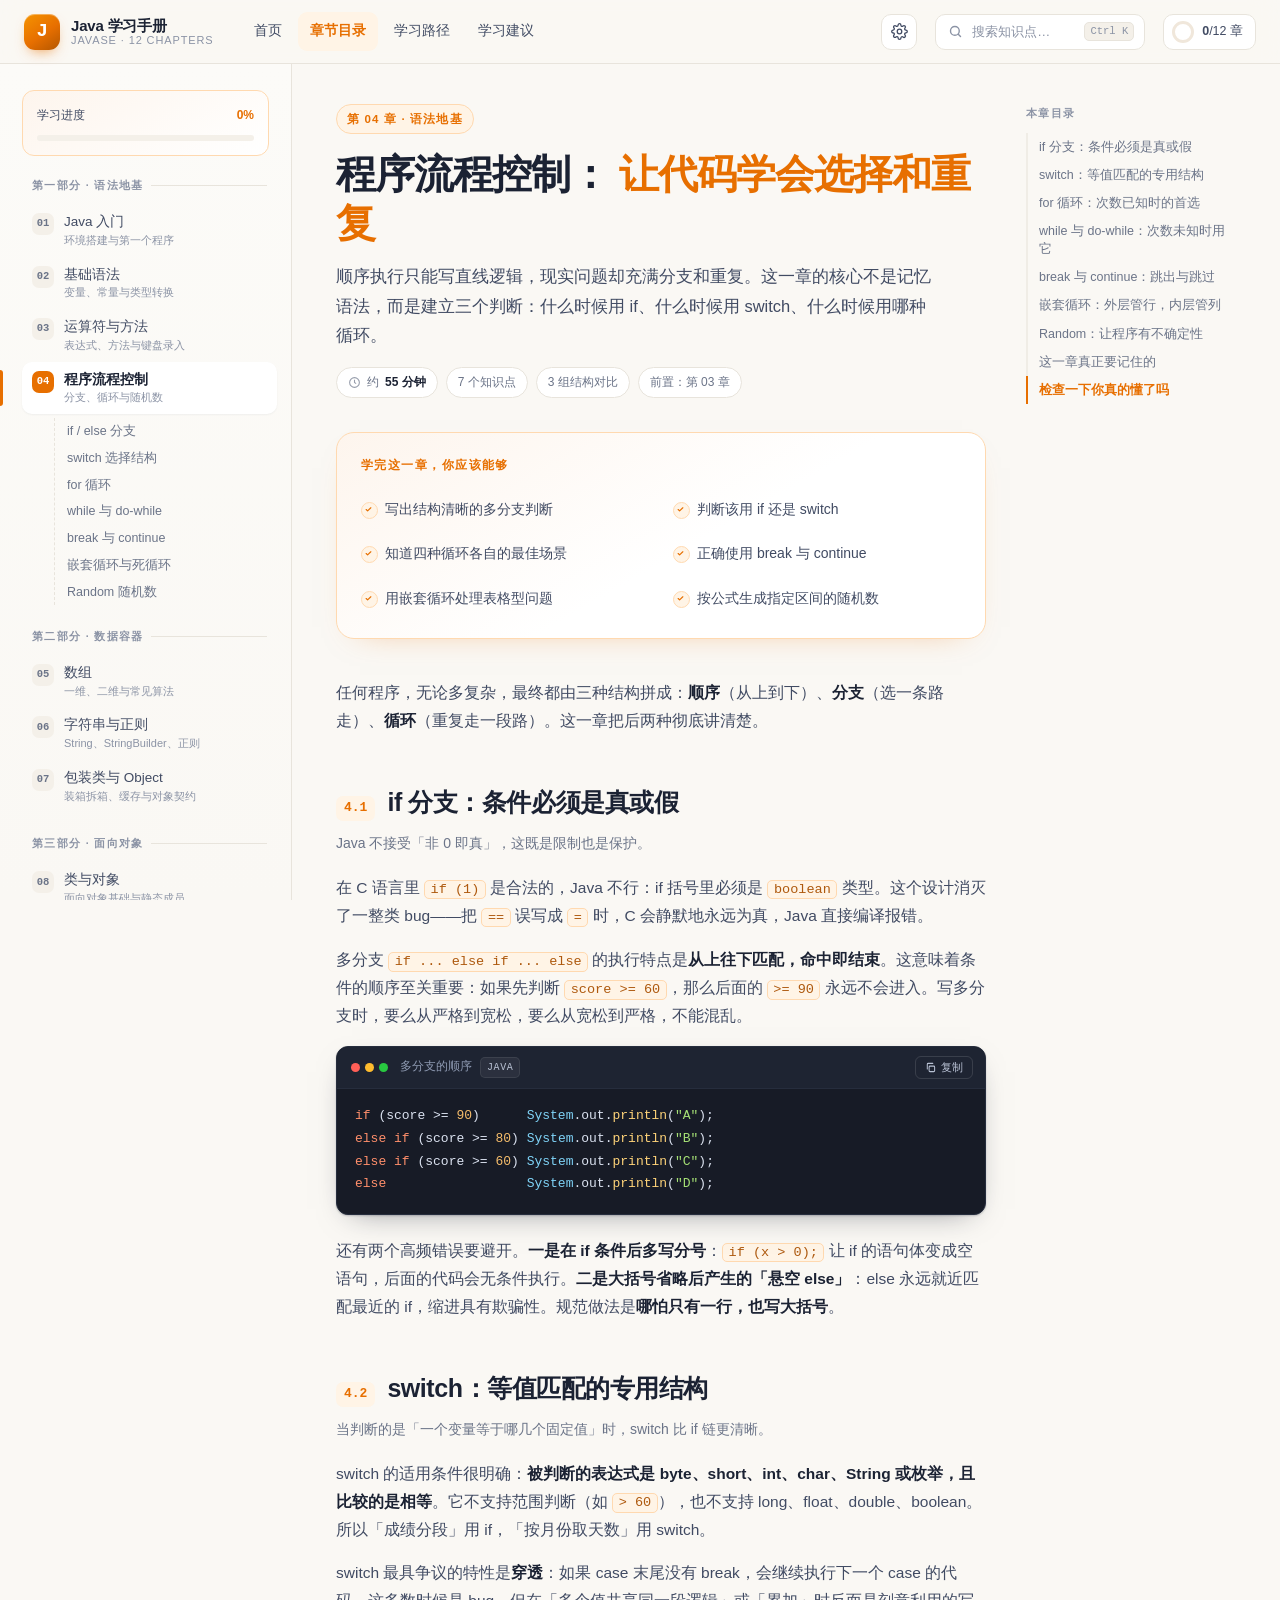
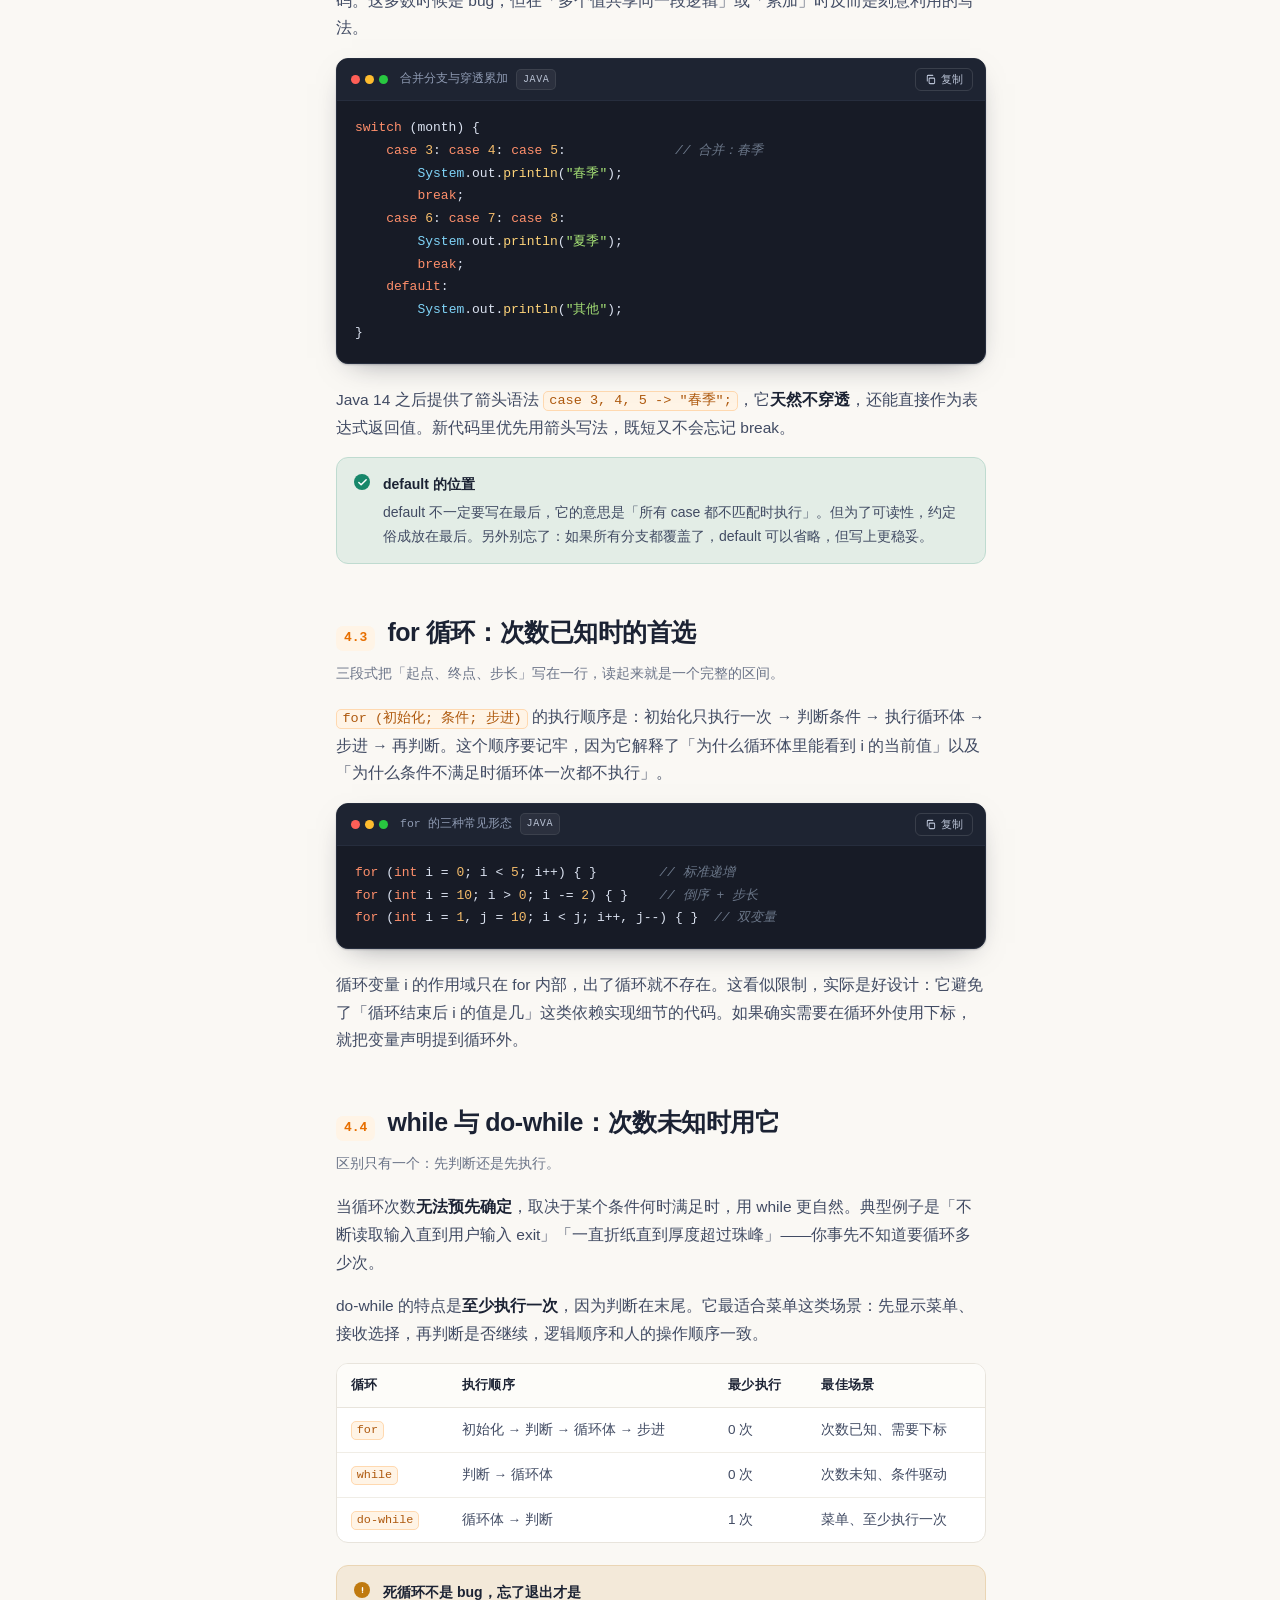
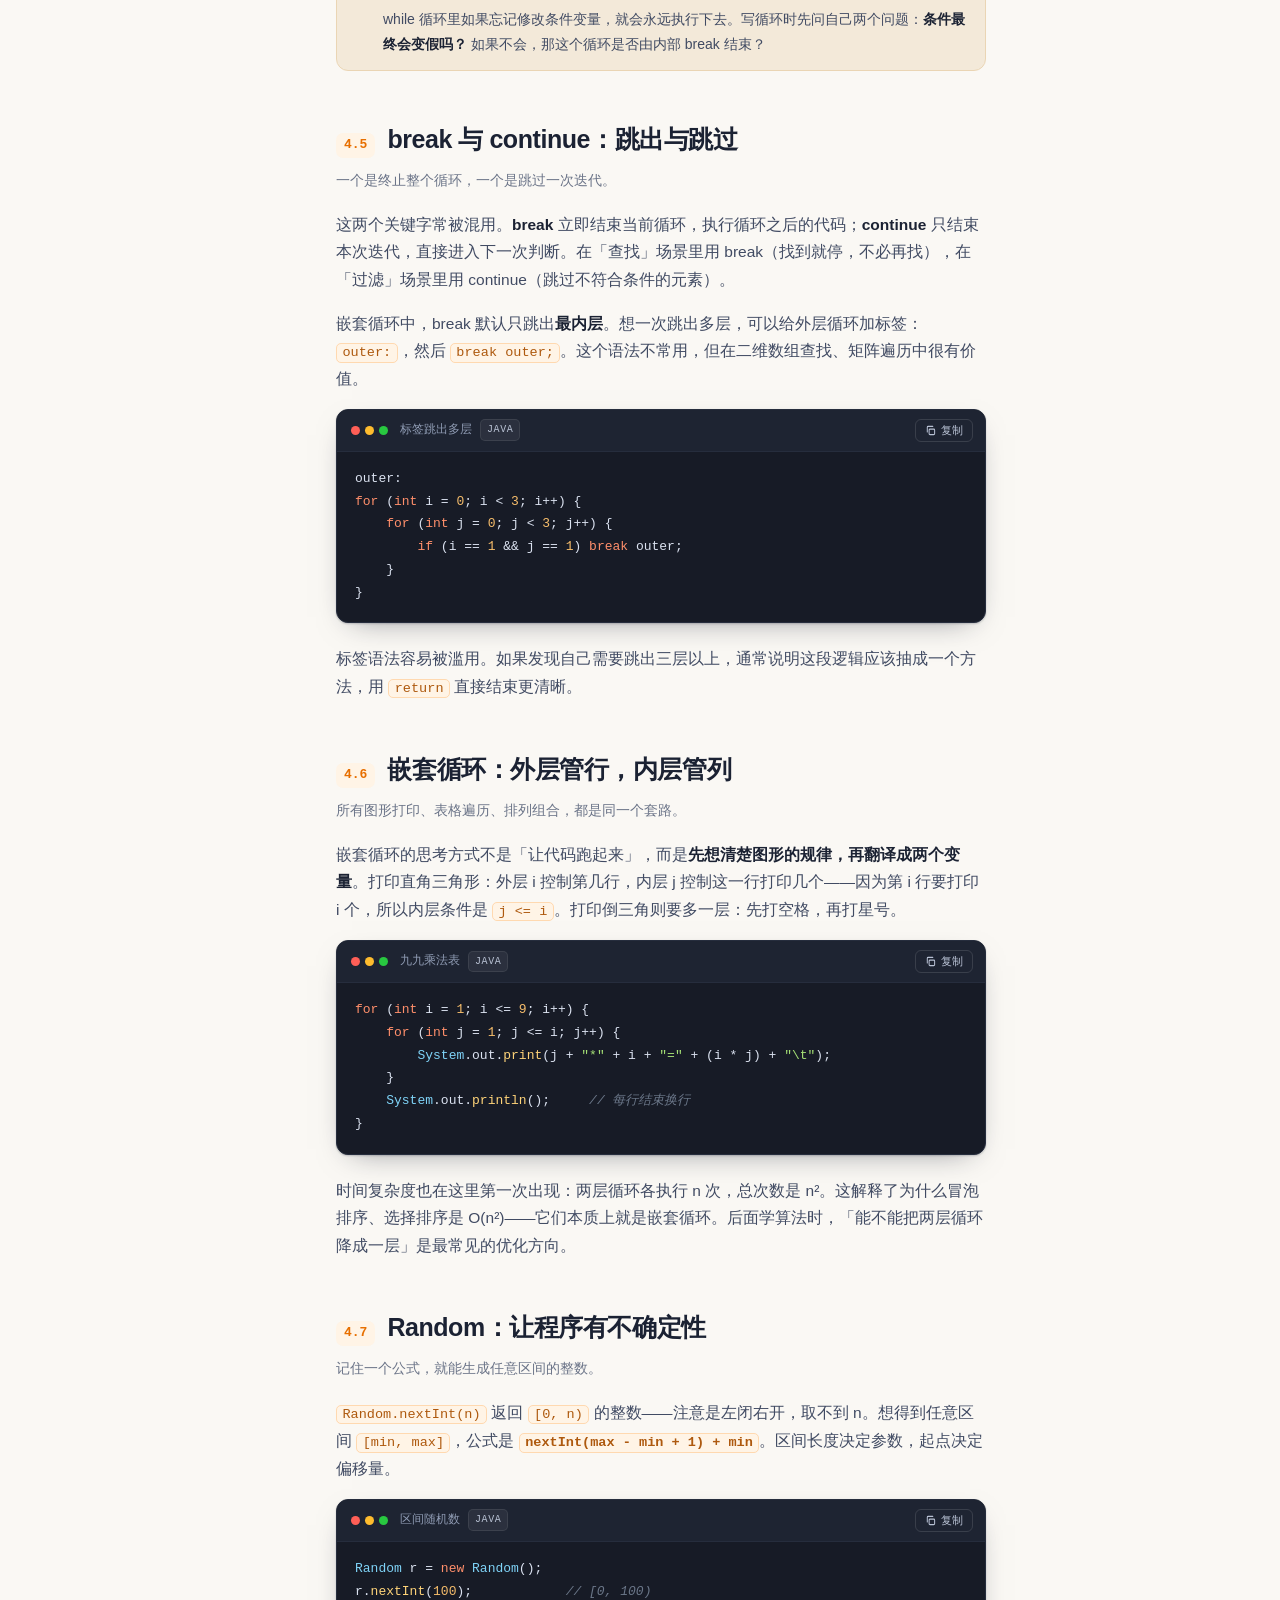
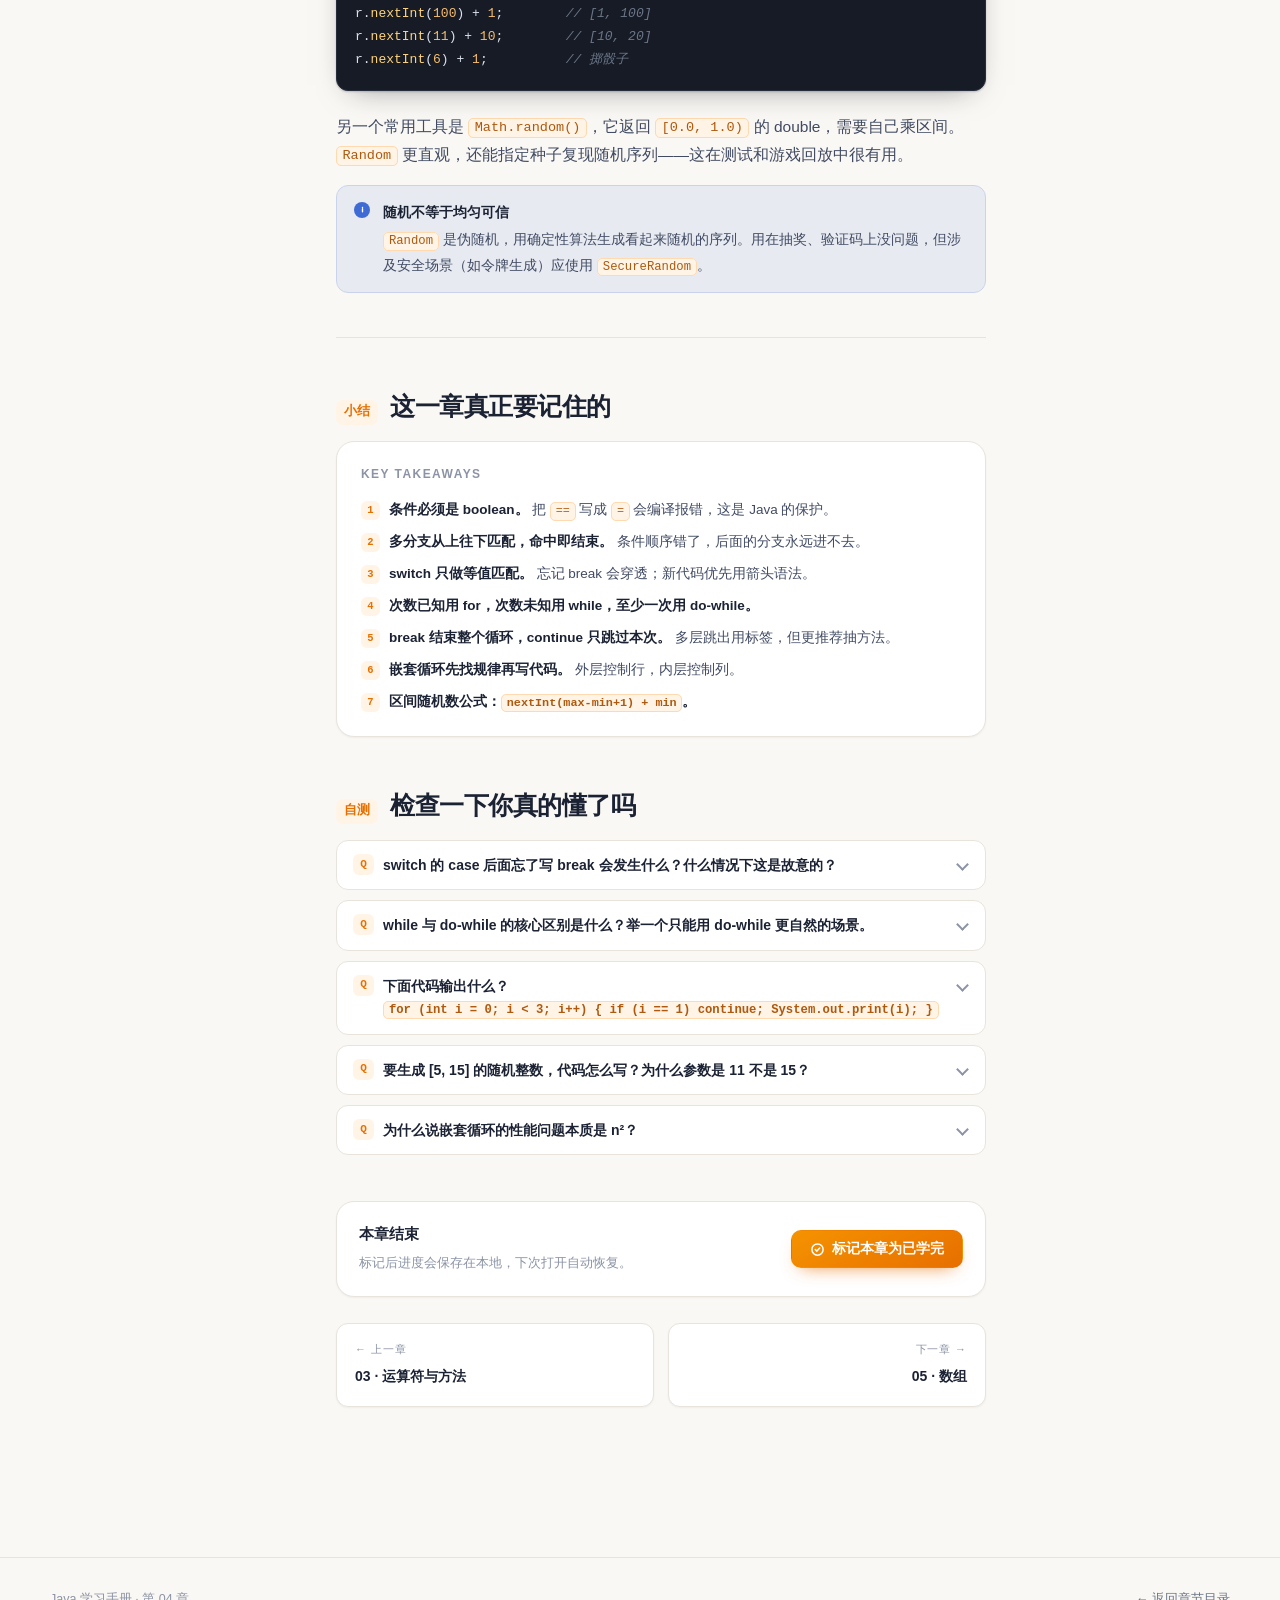
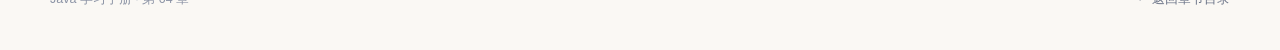
<file: chapters/ch04.html>
<!DOCTYPE html>
<html lang="zh-CN">
<head>
<meta charset="UTF-8">
<meta name="viewport" content="width=device-width, initial-scale=1">
<title>第 04 章 · 程序流程控制 | Java 学习手册</title>
<meta name="description" content="if/else 分支、switch 选择结构与穿透、for 与 while 循环、break 与 continue、嵌套循环、Random 随机数。">
<link rel="icon" href="data:image/svg+xml,%3Csvg xmlns='http://www.w3.org/2000/svg' viewBox='0 0 32 32'%3E%3Crect width='32' height='32' rx='8' fill='%23e76f00'/%3E%3Ctext x='16' y='23' font-family='monospace' font-size='19' font-weight='700' fill='white' text-anchor='middle'%3EJ%3C/text%3E%3C/svg%3E">
<script>try{(function(){var a=JSON.parse(localStorage.getItem("java-appearance")||"null");if(!a)return;var r=document.documentElement,m={theme:"theme",ink:"ink",codeBg:"code-bg",codeInk:"code-ink",font:"font",leading:"leading",width:"width"};for(var k in m){var v=a[k];if(!v||(k==="ink"&&v==="auto"))continue;r.setAttribute("data-"+m[k],v);}})()}catch(e){}</script>
<link rel="stylesheet" href="../assets/css/main.css?v=20261111b">
</head>
<body data-root="../" data-page="ch04">

<div class="readbar"></div>

<header class="topbar">
  <button class="icon-btn menu-btn" data-menu aria-label="打开目录">
    <svg width="17" height="17" viewBox="0 0 24 24" fill="none" stroke="currentColor" stroke-width="2.2" stroke-linecap="round"><path d="M4 7h16M4 12h16M4 17h16"/></svg>
  </button>
  <a class="brand" href="../index.html">
    <span class="brand-mark">J</span>
    <span class="brand-text">
      <span class="brand-name">Java 学习手册</span>
      <span class="brand-sub">JavaSE · 12 chapters</span>
    </span>
  </a>
  <nav class="topbar-nav">
    <a href="../index.html">首页</a>
    <a href="../index.html#chapters" class="active">章节目录</a>
    <a href="../index.html#path">学习路径</a>
    <a href="../index.html#tips">学习建议</a>
  </nav>
  <div class="topbar-spacer"></div>
  <button class="search-trigger" data-search-open>
    <svg width="15" height="15" viewBox="0 0 24 24" fill="none" stroke="currentColor" stroke-width="2.2" stroke-linecap="round"><circle cx="11" cy="11" r="7"/><path d="m20 20-3.6-3.6"/></svg>
    <span>搜索知识点…</span>
    <kbd>Ctrl K</kbd>
  </button>
  <div class="progress-pill" data-progress-pill></div>
</header>

<div class="shell">
  <aside class="sidebar" data-sidebar></aside>
  <div class="main">
    <div class="doc-with-toc">
      <article class="doc">

        <header class="chapter-head">
          <span class="kicker">第 04 章 · 语法地基</span>
          <h1>程序流程控制： <em>让代码学会选择和重复</em></h1>
          <p class="lede">顺序执行只能写直线逻辑，现实问题却充满分支和重复。这一章的核心不是记忆语法，而是建立三个判断：什么时候用 if、什么时候用 switch、什么时候用哪种循环。</p>
          <div class="meta-row">
            <span class="meta-chip"><svg width="13" height="13" viewBox="0 0 24 24" fill="none" stroke="currentColor" stroke-width="2"><circle cx="12" cy="12" r="9"/><path d="M12 7v5l3 2"/></svg>约 <b>55 分钟</b></span>
            <span class="meta-chip">7 个知识点</span>
            <span class="meta-chip">3 组结构对比</span>
            <span class="meta-chip">前置：第 03 章</span>
          </div>
        </header>

        <div class="objectives">
          <h4>学完这一章，你应该能够</h4>
          <ul>
            <li>写出结构清晰的多分支判断</li>
            <li>判断该用 if 还是 switch</li>
            <li>知道四种循环各自的最佳场景</li>
            <li>正确使用 break 与 continue</li>
            <li>用嵌套循环处理表格型问题</li>
            <li>按公式生成指定区间的随机数</li>
          </ul>
        </div>

        <p>任何程序，无论多复杂，最终都由三种结构拼成：<strong>顺序</strong>（从上到下）、<strong>分支</strong>（选一条路走）、<strong>循环</strong>（重复走一段路）。这一章把后两种彻底讲清楚。</p>

        <h2 id="if"><span class="h2-num">4.1</span>if 分支：条件必须是真或假</h2>
        <p class="h2-sub">Java 不接受「非 0 即真」，这既是限制也是保护。</p>

        <p>在 C 语言里 <code>if (1)</code> 是合法的，Java 不行：if 括号里必须是 <code>boolean</code> 类型。这个设计消灭了一整类 bug——把 <code>==</code> 误写成 <code>=</code> 时，C 会静默地永远为真，Java 直接编译报错。</p>

        <p>多分支 <code>if ... else if ... else</code> 的执行特点是<strong>从上往下匹配，命中即结束</strong>。这意味着条件的顺序至关重要：如果先判断 <code>score &gt;= 60</code>，那么后面的 <code>&gt;= 90</code> 永远不会进入。写多分支时，要么从严格到宽松，要么从宽松到严格，不能混乱。</p>

        <div class="code-card">
          <div class="code-head"><span class="code-dots"><i></i><i></i><i></i></span><span class="code-file">多分支的顺序</span><span class="code-lang">java</span></div>
          <pre><code>if (score &gt;= 90)      System.out.println("A");
else if (score &gt;= 80) System.out.println("B");
else if (score &gt;= 60) System.out.println("C");
else                  System.out.println("D");</code></pre>
        </div>

        <p>还有两个高频错误要避开。<strong>一是在 if 条件后多写分号</strong>：<code>if (x &gt; 0);</code> 让 if 的语句体变成空语句，后面的代码会无条件执行。<strong>二是大括号省略后产生的「悬空 else」</strong>：else 永远就近匹配最近的 if，缩进具有欺骗性。规范做法是<strong>哪怕只有一行，也写大括号</strong>。</p>

        <h2 id="switch"><span class="h2-num">4.2</span>switch：等值匹配的专用结构</h2>
        <p class="h2-sub">当判断的是「一个变量等于哪几个固定值」时，switch 比 if 链更清晰。</p>

        <p>switch 的适用条件很明确：<strong>被判断的表达式是 byte、short、int、char、String 或枚举，且比较的是相等</strong>。它不支持范围判断（如 <code>&gt; 60</code>），也不支持 long、float、double、boolean。所以「成绩分段」用 if，「按月份取天数」用 switch。</p>

        <p>switch 最具争议的特性是<strong>穿透</strong>：如果 case 末尾没有 break，会继续执行下一个 case 的代码。这多数时候是 bug，但在「多个值共享同一段逻辑」或「累加」时反而是刻意利用的写法。</p>

        <div class="code-card">
          <div class="code-head"><span class="code-dots"><i></i><i></i><i></i></span><span class="code-file">合并分支与穿透累加</span><span class="code-lang">java</span></div>
          <pre><code>switch (month) {
    case 3: case 4: case 5:              // 合并：春季
        System.out.println("春季");
        break;
    case 6: case 7: case 8:
        System.out.println("夏季");
        break;
    default:
        System.out.println("其他");
}</code></pre>
        </div>

        <p>Java 14 之后提供了箭头语法 <code>case 3, 4, 5 -&gt; "春季";</code>，它<strong>天然不穿透</strong>，还能直接作为表达式返回值。新代码里优先用箭头写法，既短又不会忘记 break。</p>

        <div class="callout tip">
          <span class="co-title">default 的位置</span>
          <p>default 不一定要写在最后，它的意思是「所有 case 都不匹配时执行」。但为了可读性，约定俗成放在最后。另外别忘了：如果所有分支都覆盖了，default 可以省略，但写上更稳妥。</p>
        </div>

        <h2 id="for"><span class="h2-num">4.3</span>for 循环：次数已知时的首选</h2>
        <p class="h2-sub">三段式把「起点、终点、步长」写在一行，读起来就是一个完整的区间。</p>

        <p><code>for (初始化; 条件; 步进)</code> 的执行顺序是：初始化只执行一次 → 判断条件 → 执行循环体 → 步进 → 再判断。这个顺序要记牢，因为它解释了「为什么循环体里能看到 i 的当前值」以及「为什么条件不满足时循环体一次都不执行」。</p>

        <div class="code-card">
          <div class="code-head"><span class="code-dots"><i></i><i></i><i></i></span><span class="code-file">for 的三种常见形态</span><span class="code-lang">java</span></div>
          <pre><code>for (int i = 0; i &lt; 5; i++) { }        // 标准递增
for (int i = 10; i &gt; 0; i -= 2) { }    // 倒序 + 步长
for (int i = 1, j = 10; i &lt; j; i++, j--) { }  // 双变量</code></pre>
        </div>

        <p>循环变量 i 的作用域只在 for 内部，出了循环就不存在。这看似限制，实际是好设计：它避免了「循环结束后 i 的值是几」这类依赖实现细节的代码。如果确实需要在循环外使用下标，就把变量声明提到循环外。</p>

        <h2 id="while"><span class="h2-num">4.4</span>while 与 do-while：次数未知时用它</h2>
        <p class="h2-sub">区别只有一个：先判断还是先执行。</p>

        <p>当循环次数<strong>无法预先确定</strong>，取决于某个条件何时满足时，用 while 更自然。典型例子是「不断读取输入直到用户输入 exit」「一直折纸直到厚度超过珠峰」——你事先不知道要循环多少次。</p>

        <p>do-while 的特点是<strong>至少执行一次</strong>，因为判断在末尾。它最适合菜单这类场景：先显示菜单、接收选择，再判断是否继续，逻辑顺序和人的操作顺序一致。</p>

        <div class="table-wrap">
          <table>
            <thead><tr><th>循环</th><th>执行顺序</th><th>最少执行</th><th>最佳场景</th></tr></thead>
            <tbody>
              <tr><td><code>for</code></td><td>初始化 → 判断 → 循环体 → 步进</td><td>0 次</td><td>次数已知、需要下标</td></tr>
              <tr><td><code>while</code></td><td>判断 → 循环体</td><td>0 次</td><td>次数未知、条件驱动</td></tr>
              <tr><td><code>do-while</code></td><td>循环体 → 判断</td><td>1 次</td><td>菜单、至少执行一次</td></tr>
            </tbody>
          </table>
        </div>

        <div class="callout warn">
          <span class="co-title">死循环不是 bug，忘了退出才是</span>
          <p>while 循环里如果忘记修改条件变量，就会永远执行下去。写循环时先问自己两个问题：<strong>条件最终会变假吗？</strong> 如果不会，那这个循环是否由内部 break 结束？</p>
        </div>

        <h2 id="jump"><span class="h2-num">4.5</span>break 与 continue：跳出与跳过</h2>
        <p class="h2-sub">一个是终止整个循环，一个是跳过一次迭代。</p>

        <p>这两个关键字常被混用。<strong>break</strong> 立即结束当前循环，执行循环之后的代码；<strong>continue</strong> 只结束本次迭代，直接进入下一次判断。在「查找」场景里用 break（找到就停，不必再找），在「过滤」场景里用 continue（跳过不符合条件的元素）。</p>

        <p>嵌套循环中，break 默认只跳出<strong>最内层</strong>。想一次跳出多层，可以给外层循环加标签：<code>outer:</code>，然后 <code>break outer;</code>。这个语法不常用，但在二维数组查找、矩阵遍历中很有价值。</p>

        <div class="code-card">
          <div class="code-head"><span class="code-dots"><i></i><i></i><i></i></span><span class="code-file">标签跳出多层</span><span class="code-lang">java</span></div>
          <pre><code>outer:
for (int i = 0; i &lt; 3; i++) {
    for (int j = 0; j &lt; 3; j++) {
        if (i == 1 &amp;&amp; j == 1) break outer;
    }
}</code></pre>
        </div>

        <p>标签语法容易被滥用。如果发现自己需要跳出三层以上，通常说明这段逻辑应该抽成一个方法，用 <code>return</code> 直接结束更清晰。</p>

        <h2 id="nested"><span class="h2-num">4.6</span>嵌套循环：外层管行，内层管列</h2>
        <p class="h2-sub">所有图形打印、表格遍历、排列组合，都是同一个套路。</p>

        <p>嵌套循环的思考方式不是「让代码跑起来」，而是<strong>先想清楚图形的规律，再翻译成两个变量</strong>。打印直角三角形：外层 i 控制第几行，内层 j 控制这一行打印几个——因为第 i 行要打印 i 个，所以内层条件是 <code>j &lt;= i</code>。打印倒三角则要多一层：先打空格，再打星号。</p>

        <div class="code-card">
          <div class="code-head"><span class="code-dots"><i></i><i></i><i></i></span><span class="code-file">九九乘法表</span><span class="code-lang">java</span></div>
          <pre><code>for (int i = 1; i &lt;= 9; i++) {
    for (int j = 1; j &lt;= i; j++) {
        System.out.print(j + "*" + i + "=" + (i * j) + "\t");
    }
    System.out.println();     // 每行结束换行
}</code></pre>
        </div>

        <p>时间复杂度也在这里第一次出现：两层循环各执行 n 次，总次数是 n²。这解释了为什么冒泡排序、选择排序是 O(n²)——它们本质上就是嵌套循环。后面学算法时，「能不能把两层循环降成一层」是最常见的优化方向。</p>

        <h2 id="random"><span class="h2-num">4.7</span>Random：让程序有不确定性</h2>
        <p class="h2-sub">记住一个公式，就能生成任意区间的整数。</p>

        <p><code>Random.nextInt(n)</code> 返回 <code>[0, n)</code> 的整数——注意是左闭右开，取不到 n。想得到任意区间 <code>[min, max]</code>，公式是 <strong><code>nextInt(max - min + 1) + min</code></strong>。区间长度决定参数，起点决定偏移量。</p>

        <div class="code-card">
          <div class="code-head"><span class="code-dots"><i></i><i></i><i></i></span><span class="code-file">区间随机数</span><span class="code-lang">java</span></div>
          <pre><code>Random r = new Random();
r.nextInt(100);            // [0, 100)
r.nextInt(100) + 1;        // [1, 100]
r.nextInt(11) + 10;        // [10, 20]
r.nextInt(6) + 1;          // 掷骰子</code></pre>
        </div>

        <p>另一个常用工具是 <code>Math.random()</code>，它返回 <code>[0.0, 1.0)</code> 的 double，需要自己乘区间。<code>Random</code> 更直观，还能指定种子复现随机序列——这在测试和游戏回放中很有用。</p>

        <div class="callout info">
          <span class="co-title">随机不等于均匀可信</span>
          <p><code>Random</code> 是伪随机，用确定性算法生成看起来随机的序列。用在抽奖、验证码上没问题，但涉及安全场景（如令牌生成）应使用 <code>SecureRandom</code>。</p>
        </div>

        <hr>

        <h2 id="summary"><span class="h2-num">小结</span>这一章真正要记住的</h2>
        <div class="summary">
          <h4>Key takeaways</h4>
          <ol>
            <li><strong>条件必须是 boolean。</strong> 把 <code>==</code> 写成 <code>=</code> 会编译报错，这是 Java 的保护。</li>
            <li><strong>多分支从上往下匹配，命中即结束。</strong> 条件顺序错了，后面的分支永远进不去。</li>
            <li><strong>switch 只做等值匹配。</strong> 忘记 break 会穿透；新代码优先用箭头语法。</li>
            <li><strong>次数已知用 for，次数未知用 while，至少一次用 do-while。</strong></li>
            <li><strong>break 结束整个循环，continue 只跳过本次。</strong> 多层跳出用标签，但更推荐抽方法。</li>
            <li><strong>嵌套循环先找规律再写代码。</strong> 外层控制行，内层控制列。</li>
            <li><strong>区间随机数公式：<code>nextInt(max-min+1) + min</code>。</strong></li>
          </ol>
        </div>

        <h2 id="quiz"><span class="h2-num">自测</span>检查一下你真的懂了吗</h2>
        <div class="quiz">
          <details>
            <summary>switch 的 case 后面忘了写 break 会发生什么？什么情况下这是故意的？</summary>
            <div class="answer">发生穿透：从匹配到的 case 开始，一直执行到 break 或 switch 结束。多个值共享同一段逻辑（如 3、4、5 月都是春季）或需要累加时，会刻意利用穿透，但要加注释说明。</div>
          </details>
          <details>
            <summary>while 与 do-while 的核心区别是什么？举一个只能用 do-while 更自然的场景。</summary>
            <div class="answer">while 先判断后执行，可能一次都不执行；do-while 先执行后判断，至少执行一次。控制台菜单（先显示菜单再判断用户输入）用 do-while 更自然。</div>
          </details>
          <details>
            <summary>下面代码输出什么？<code>for (int i = 0; i &lt; 3; i++) { if (i == 1) continue; System.out.print(i); }</code></summary>
            <div class="answer">输出 <code>02</code>。i 为 1 时 continue 直接进入下一轮，跳过打印。</div>
          </details>
          <details>
            <summary>要生成 [5, 15] 的随机整数，代码怎么写？为什么参数是 11 不是 15？</summary>
            <div class="answer"><code>new Random().nextInt(11) + 5</code>。区间长度 = 15 - 5 + 1 = 11，nextInt 取不到上界，所以要加 1 才能包含 15。</div>
          </details>
          <details>
            <summary>为什么说嵌套循环的性能问题本质是 n²？</summary>
            <div class="answer">外层执行 n 次，每次内层也执行约 n 次，总操作次数约 n×n。数据量翻倍，耗时会变成四倍，这就是 O(n²) 算法在大数据量下不可用的原因。</div>
          </details>
        </div>

        <div class="chapter-cta">
          <div class="txt">
            <strong>本章结束</strong>
            <span>标记后进度会保存在本地，下次打开自动恢复。</span>
          </div>
          <button class="btn btn-primary" id="markDone" type="button"></button>
        </div>

        <nav class="chapter-nav">
          <a href="ch03.html">
            <span class="dir">← 上一章</span>
            <span class="ttl">03 · 运算符与方法</span>
          </a>
          <a class="next" href="ch05.html">
            <span class="dir">下一章 →</span>
            <span class="ttl">05 · 数组</span>
          </a>
        </nav>

      </article>
      <aside class="toc" data-toc></aside>
    </div>
  </div>
</div>

<footer class="footer">
  <div class="footer-inner">
    <span>Java 学习手册 · 第 04 章</span>
    <a href="../index.html#chapters">← 返回章节目录</a>
  </div>
</footer>

<button class="to-top" aria-label="回到顶部">
  <svg width="17" height="17" viewBox="0 0 24 24" fill="none" stroke="currentColor" stroke-width="2.2" stroke-linecap="round" stroke-linejoin="round"><path d="M12 19V5M6 11l6-6 6 6"/></svg>
</button>

<script src="../assets/js/data.js?v=20261111b"></script>
<script src="../assets/js/site.js?v=20261111b"></script>
</body>
</html>
</file>
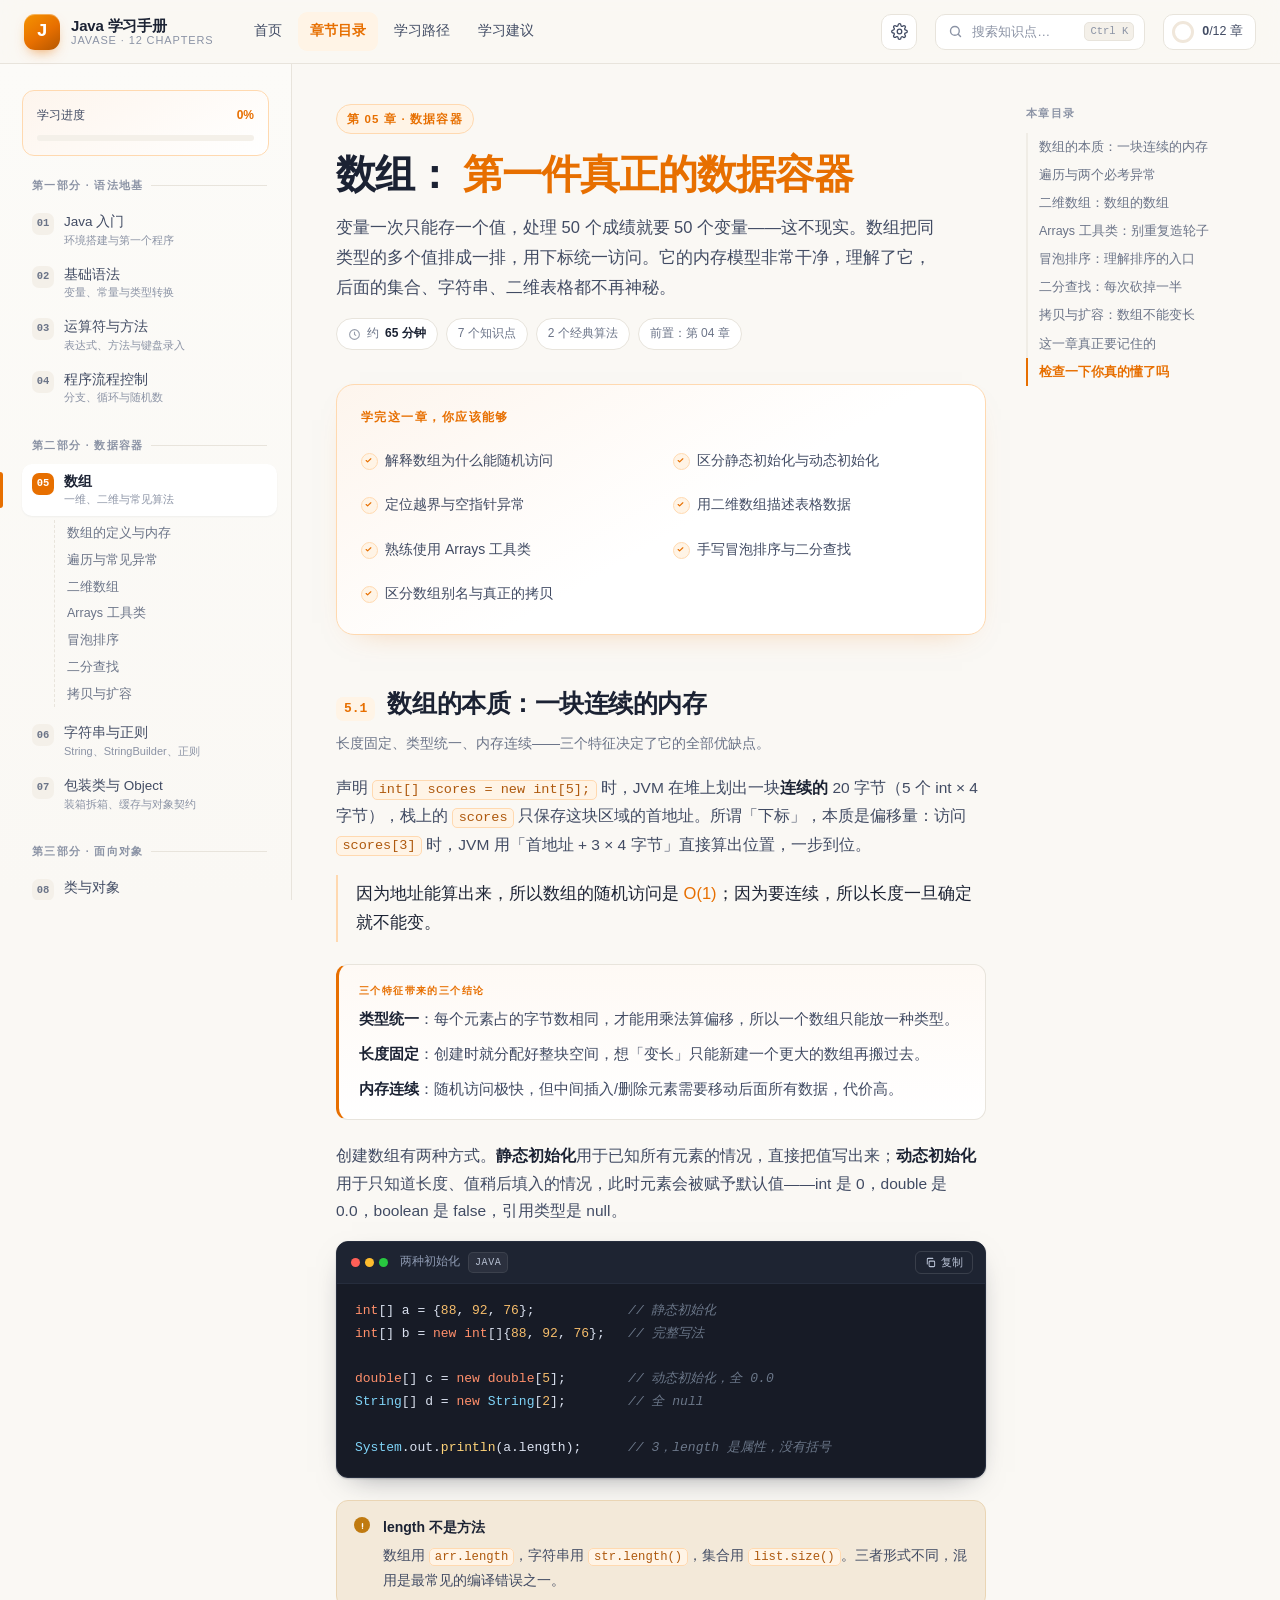
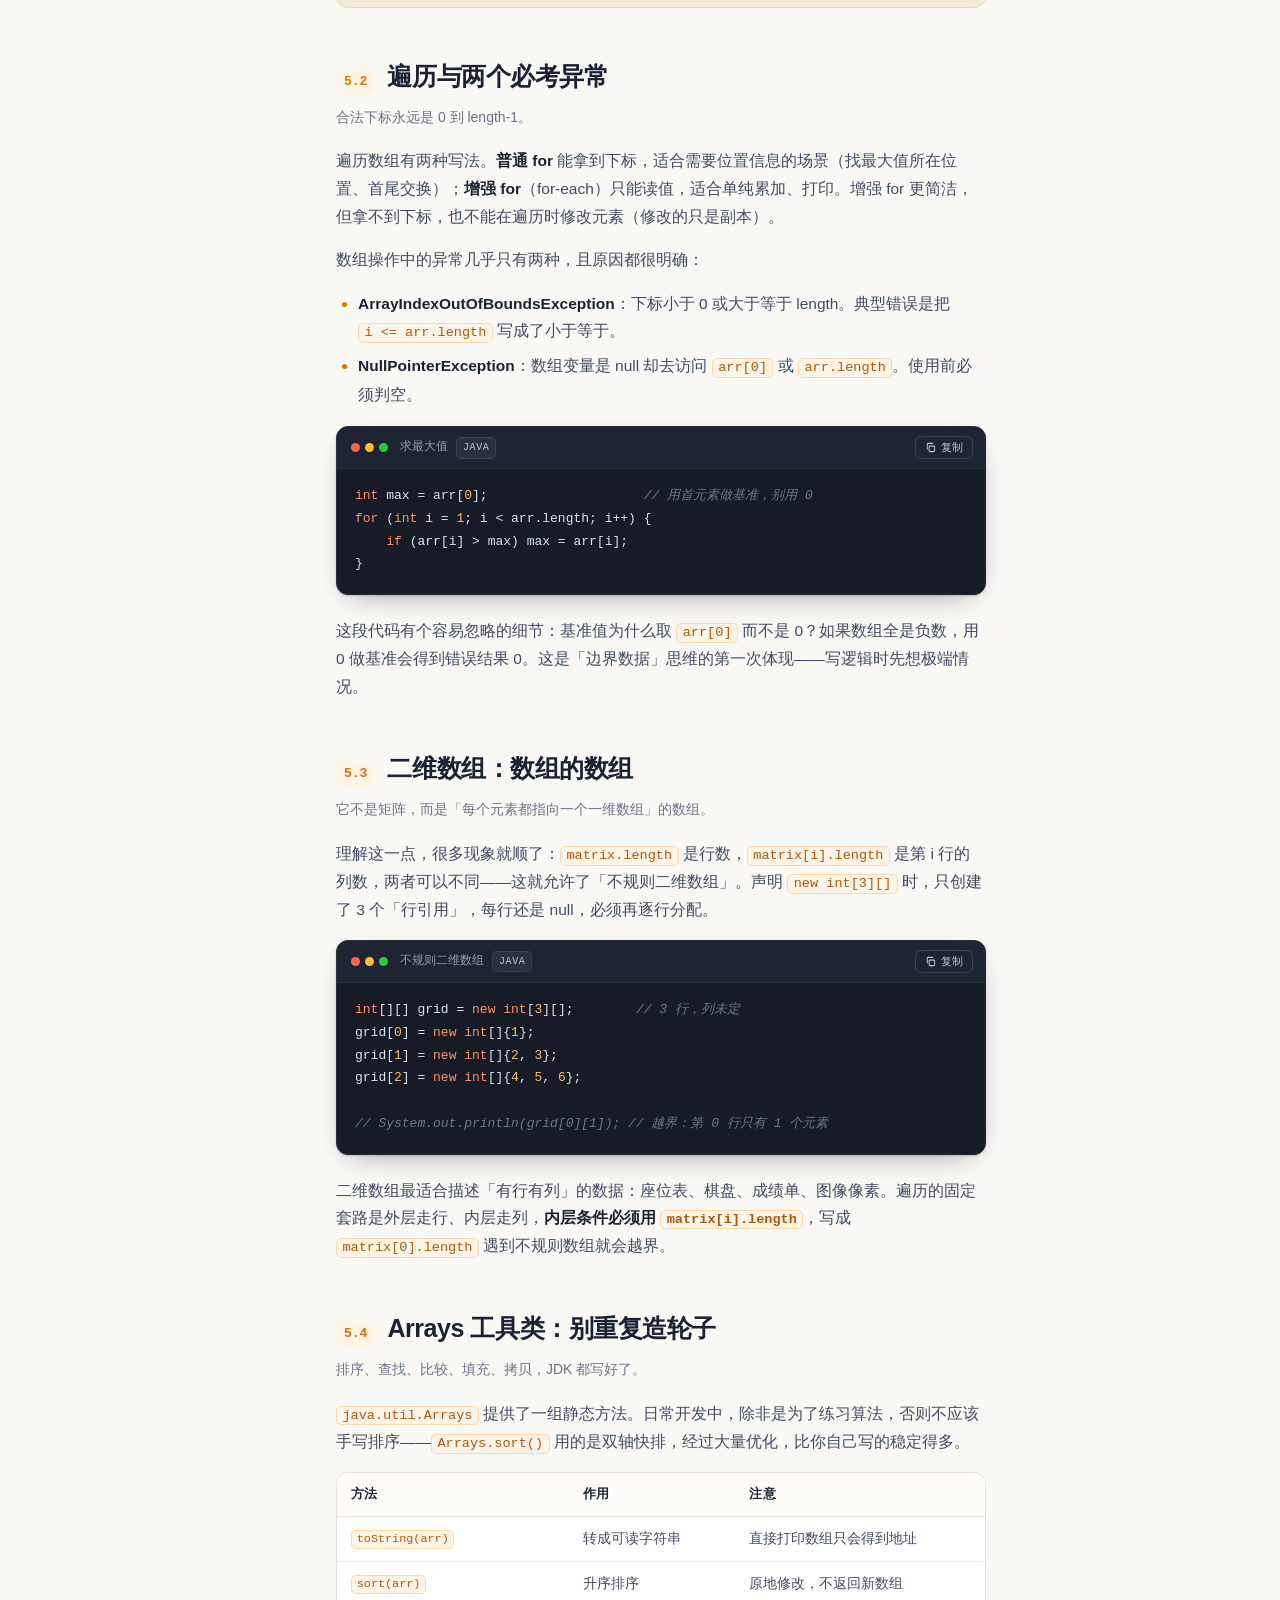
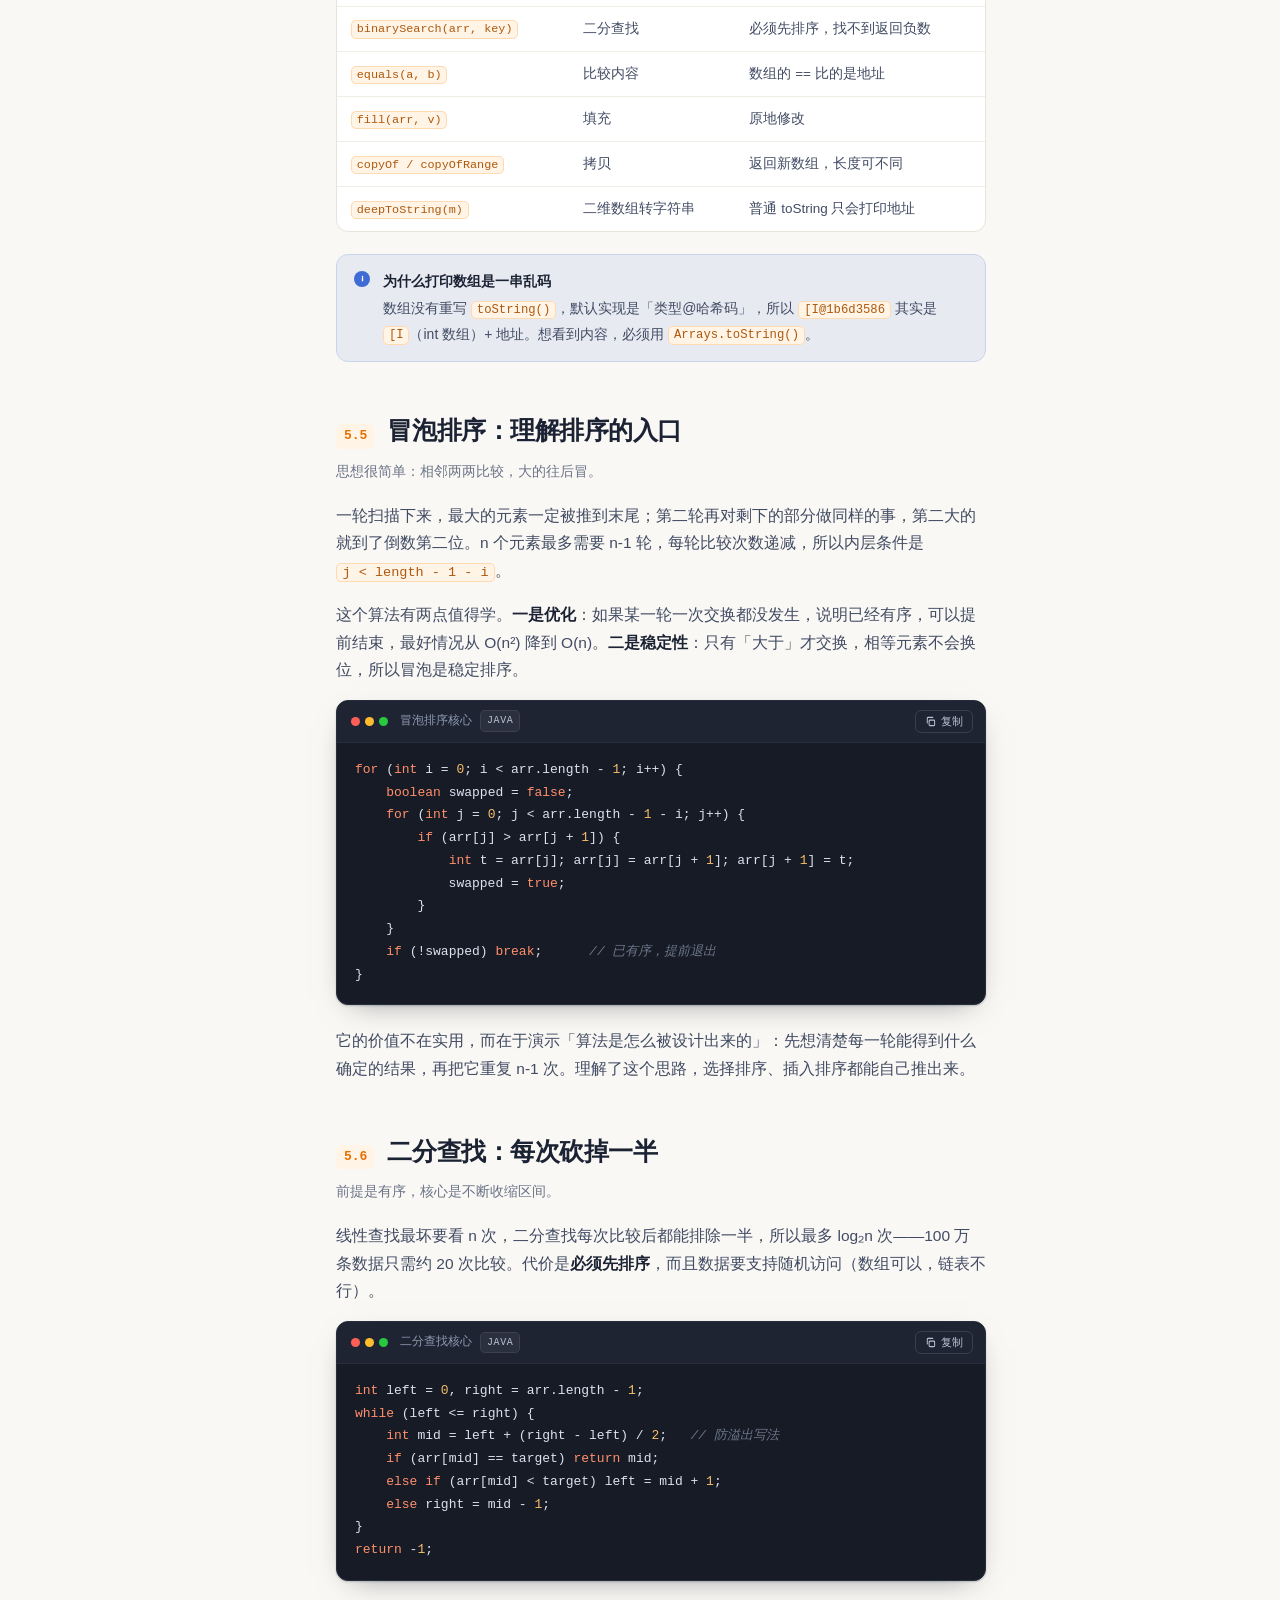
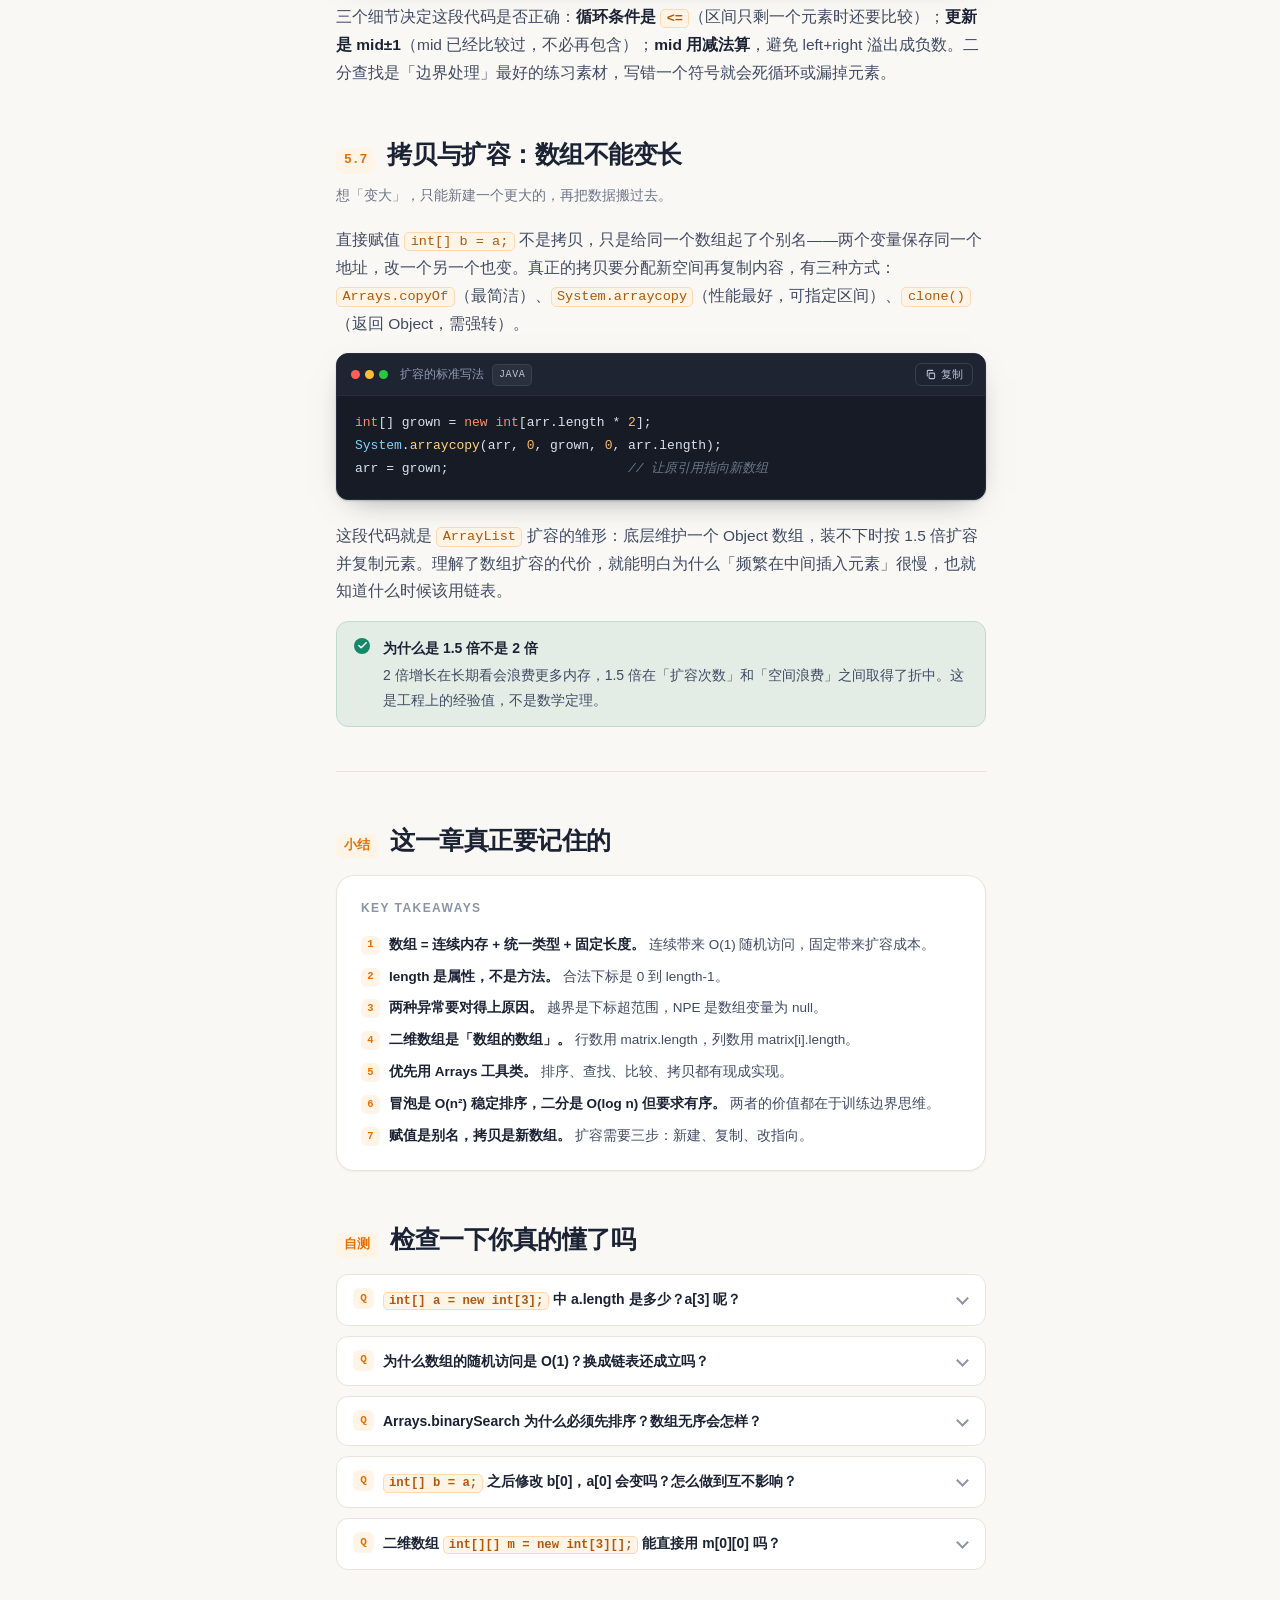
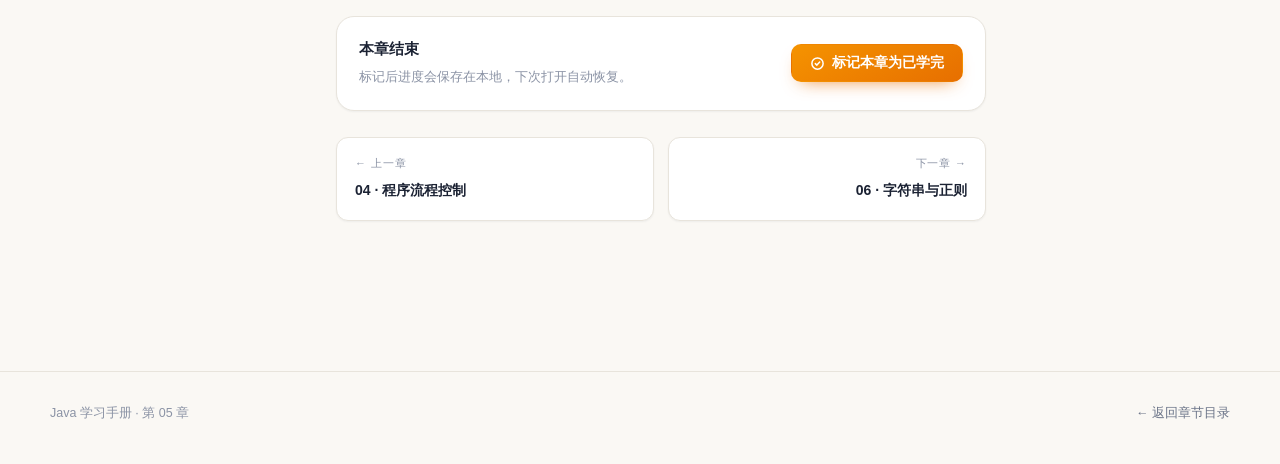
<file: chapters/ch05.html>
<!DOCTYPE html>
<html lang="zh-CN">
<head>
<meta charset="UTF-8">
<meta name="viewport" content="width=device-width, initial-scale=1">
<title>第 05 章 · 数组 | Java 学习手册</title>
<meta name="description" content="数组的内存模型、两种初始化、遍历与越界异常、二维数组、Arrays 工具类、冒泡排序、二分查找、拷贝与扩容。">
<link rel="icon" href="data:image/svg+xml,%3Csvg xmlns='http://www.w3.org/2000/svg' viewBox='0 0 32 32'%3E%3Crect width='32' height='32' rx='8' fill='%23e76f00'/%3E%3Ctext x='16' y='23' font-family='monospace' font-size='19' font-weight='700' fill='white' text-anchor='middle'%3EJ%3C/text%3E%3C/svg%3E">
<script>try{(function(){var a=JSON.parse(localStorage.getItem("java-appearance")||"null");if(!a)return;var r=document.documentElement,m={theme:"theme",ink:"ink",codeBg:"code-bg",codeInk:"code-ink",font:"font",leading:"leading",width:"width"};for(var k in m){var v=a[k];if(!v||(k==="ink"&&v==="auto"))continue;r.setAttribute("data-"+m[k],v);}})()}catch(e){}</script>
<link rel="stylesheet" href="../assets/css/main.css?v=20261111b">
</head>
<body data-root="../" data-page="ch05">

<div class="readbar"></div>

<header class="topbar">
  <button class="icon-btn menu-btn" data-menu aria-label="打开目录">
    <svg width="17" height="17" viewBox="0 0 24 24" fill="none" stroke="currentColor" stroke-width="2.2" stroke-linecap="round"><path d="M4 7h16M4 12h16M4 17h16"/></svg>
  </button>
  <a class="brand" href="../index.html">
    <span class="brand-mark">J</span>
    <span class="brand-text">
      <span class="brand-name">Java 学习手册</span>
      <span class="brand-sub">JavaSE · 12 chapters</span>
    </span>
  </a>
  <nav class="topbar-nav">
    <a href="../index.html">首页</a>
    <a href="../index.html#chapters" class="active">章节目录</a>
    <a href="../index.html#path">学习路径</a>
    <a href="../index.html#tips">学习建议</a>
  </nav>
  <div class="topbar-spacer"></div>
  <button class="search-trigger" data-search-open>
    <svg width="15" height="15" viewBox="0 0 24 24" fill="none" stroke="currentColor" stroke-width="2.2" stroke-linecap="round"><circle cx="11" cy="11" r="7"/><path d="m20 20-3.6-3.6"/></svg>
    <span>搜索知识点…</span>
    <kbd>Ctrl K</kbd>
  </button>
  <div class="progress-pill" data-progress-pill></div>
</header>

<div class="shell">
  <aside class="sidebar" data-sidebar></aside>
  <div class="main">
    <div class="doc-with-toc">
      <article class="doc">

        <header class="chapter-head">
          <span class="kicker">第 05 章 · 数据容器</span>
          <h1>数组： <em>第一件真正的数据容器</em></h1>
          <p class="lede">变量一次只能存一个值，处理 50 个成绩就要 50 个变量——这不现实。数组把同类型的多个值排成一排，用下标统一访问。它的内存模型非常干净，理解了它，后面的集合、字符串、二维表格都不再神秘。</p>
          <div class="meta-row">
            <span class="meta-chip"><svg width="13" height="13" viewBox="0 0 24 24" fill="none" stroke="currentColor" stroke-width="2"><circle cx="12" cy="12" r="9"/><path d="M12 7v5l3 2"/></svg>约 <b>65 分钟</b></span>
            <span class="meta-chip">7 个知识点</span>
            <span class="meta-chip">2 个经典算法</span>
            <span class="meta-chip">前置：第 04 章</span>
          </div>
        </header>

        <div class="objectives">
          <h4>学完这一章，你应该能够</h4>
          <ul>
            <li>解释数组为什么能随机访问</li>
            <li>区分静态初始化与动态初始化</li>
            <li>定位越界与空指针异常</li>
            <li>用二维数组描述表格数据</li>
            <li>熟练使用 Arrays 工具类</li>
            <li>手写冒泡排序与二分查找</li>
            <li>区分数组别名与真正的拷贝</li>
          </ul>
        </div>

        <h2 id="array-basic"><span class="h2-num">5.1</span>数组的本质：一块连续的内存</h2>
        <p class="h2-sub">长度固定、类型统一、内存连续——三个特征决定了它的全部优缺点。</p>

        <p>声明 <code>int[] scores = new int[5];</code> 时，JVM 在堆上划出一块<strong>连续的</strong> 20 字节（5 个 int × 4 字节），栈上的 <code>scores</code> 只保存这块区域的首地址。所谓「下标」，本质是偏移量：访问 <code>scores[3]</code> 时，JVM 用「首地址 + 3 × 4 字节」直接算出位置，一步到位。</p>

        <div class="pull">因为地址能算出来，所以数组的随机访问是 <em>O(1)</em>；因为要连续，所以长度一旦确定就不能变。</div>

        <div class="concept">
          <span class="co-label">三个特征带来的三个结论</span>
          <p><strong>类型统一</strong>：每个元素占的字节数相同，才能用乘法算偏移，所以一个数组只能放一种类型。</p>
          <p><strong>长度固定</strong>：创建时就分配好整块空间，想「变长」只能新建一个更大的数组再搬过去。</p>
          <p><strong>内存连续</strong>：随机访问极快，但中间插入/删除元素需要移动后面所有数据，代价高。</p>
        </div>

        <p>创建数组有两种方式。<strong>静态初始化</strong>用于已知所有元素的情况，直接把值写出来；<strong>动态初始化</strong>用于只知道长度、值稍后填入的情况，此时元素会被赋予默认值——int 是 0，double 是 0.0，boolean 是 false，引用类型是 null。</p>

        <div class="code-card">
          <div class="code-head"><span class="code-dots"><i></i><i></i><i></i></span><span class="code-file">两种初始化</span><span class="code-lang">java</span></div>
          <pre><code>int[] a = {88, 92, 76};            // 静态初始化
int[] b = new int[]{88, 92, 76};   // 完整写法

double[] c = new double[5];        // 动态初始化，全 0.0
String[] d = new String[2];        // 全 null

System.out.println(a.length);      // 3，length 是属性，没有括号</code></pre>
        </div>

        <div class="callout warn">
          <span class="co-title">length 不是方法</span>
          <p>数组用 <code>arr.length</code>，字符串用 <code>str.length()</code>，集合用 <code>list.size()</code>。三者形式不同，混用是最常见的编译错误之一。</p>
        </div>

        <h2 id="array-loop"><span class="h2-num">5.2</span>遍历与两个必考异常</h2>
        <p class="h2-sub">合法下标永远是 0 到 length-1。</p>

        <p>遍历数组有两种写法。<strong>普通 for</strong> 能拿到下标，适合需要位置信息的场景（找最大值所在位置、首尾交换）；<strong>增强 for</strong>（for-each）只能读值，适合单纯累加、打印。增强 for 更简洁，但拿不到下标，也不能在遍历时修改元素（修改的只是副本）。</p>

        <p>数组操作中的异常几乎只有两种，且原因都很明确：</p>
        <ul>
          <li><strong>ArrayIndexOutOfBoundsException</strong>：下标小于 0 或大于等于 length。典型错误是把 <code>i &lt;= arr.length</code> 写成了小于等于。</li>
          <li><strong>NullPointerException</strong>：数组变量是 null 却去访问 <code>arr[0]</code> 或 <code>arr.length</code>。使用前必须判空。</li>
        </ul>

        <div class="code-card">
          <div class="code-head"><span class="code-dots"><i></i><i></i><i></i></span><span class="code-file">求最大值</span><span class="code-lang">java</span></div>
          <pre><code>int max = arr[0];                    // 用首元素做基准，别用 0
for (int i = 1; i &lt; arr.length; i++) {
    if (arr[i] &gt; max) max = arr[i];
}</code></pre>
        </div>

        <p>这段代码有个容易忽略的细节：基准值为什么取 <code>arr[0]</code> 而不是 0？如果数组全是负数，用 0 做基准会得到错误结果 0。这是「边界数据」思维的第一次体现——写逻辑时先想极端情况。</p>

        <h2 id="array-2d"><span class="h2-num">5.3</span>二维数组：数组的数组</h2>
        <p class="h2-sub">它不是矩阵，而是「每个元素都指向一个一维数组」的数组。</p>

        <p>理解这一点，很多现象就顺了：<code>matrix.length</code> 是行数，<code>matrix[i].length</code> 是第 i 行的列数，两者可以不同——这就允许了「不规则二维数组」。声明 <code>new int[3][]</code> 时，只创建了 3 个「行引用」，每行还是 null，必须再逐行分配。</p>

        <div class="code-card">
          <div class="code-head"><span class="code-dots"><i></i><i></i><i></i></span><span class="code-file">不规则二维数组</span><span class="code-lang">java</span></div>
          <pre><code>int[][] grid = new int[3][];        // 3 行，列未定
grid[0] = new int[]{1};
grid[1] = new int[]{2, 3};
grid[2] = new int[]{4, 5, 6};

// System.out.println(grid[0][1]); // 越界：第 0 行只有 1 个元素</code></pre>
        </div>

        <p>二维数组最适合描述「有行有列」的数据：座位表、棋盘、成绩单、图像像素。遍历的固定套路是外层走行、内层走列，<strong>内层条件必须用 <code>matrix[i].length</code></strong>，写成 <code>matrix[0].length</code> 遇到不规则数组就会越界。</p>

        <h2 id="arrays-util"><span class="h2-num">5.4</span>Arrays 工具类：别重复造轮子</h2>
        <p class="h2-sub">排序、查找、比较、填充、拷贝，JDK 都写好了。</p>

        <p><code>java.util.Arrays</code> 提供了一组静态方法。日常开发中，除非是为了练习算法，否则不应该手写排序——<code>Arrays.sort()</code> 用的是双轴快排，经过大量优化，比你自己写的稳定得多。</p>

        <div class="table-wrap">
          <table>
            <thead><tr><th>方法</th><th>作用</th><th>注意</th></tr></thead>
            <tbody>
              <tr><td><code>toString(arr)</code></td><td>转成可读字符串</td><td>直接打印数组只会得到地址</td></tr>
              <tr><td><code>sort(arr)</code></td><td>升序排序</td><td>原地修改，不返回新数组</td></tr>
              <tr><td><code>binarySearch(arr, key)</code></td><td>二分查找</td><td>必须先排序，找不到返回负数</td></tr>
              <tr><td><code>equals(a, b)</code></td><td>比较内容</td><td>数组的 == 比的是地址</td></tr>
              <tr><td><code>fill(arr, v)</code></td><td>填充</td><td>原地修改</td></tr>
              <tr><td><code>copyOf / copyOfRange</code></td><td>拷贝</td><td>返回新数组，长度可不同</td></tr>
              <tr><td><code>deepToString(m)</code></td><td>二维数组转字符串</td><td>普通 toString 只会打印地址</td></tr>
            </tbody>
          </table>
        </div>

        <div class="callout info">
          <span class="co-title">为什么打印数组是一串乱码</span>
          <p>数组没有重写 <code>toString()</code>，默认实现是「类型@哈希码」，所以 <code>[I@1b6d3586</code> 其实是 <code>[I</code>（int 数组）+ 地址。想看到内容，必须用 <code>Arrays.toString()</code>。</p>
        </div>

        <h2 id="bubble"><span class="h2-num">5.5</span>冒泡排序：理解排序的入口</h2>
        <p class="h2-sub">思想很简单：相邻两两比较，大的往后冒。</p>

        <p>一轮扫描下来，最大的元素一定被推到末尾；第二轮再对剩下的部分做同样的事，第二大的就到了倒数第二位。n 个元素最多需要 n-1 轮，每轮比较次数递减，所以内层条件是 <code>j &lt; length - 1 - i</code>。</p>

        <p>这个算法有两点值得学。<strong>一是优化</strong>：如果某一轮一次交换都没发生，说明已经有序，可以提前结束，最好情况从 O(n²) 降到 O(n)。<strong>二是稳定性</strong>：只有「大于」才交换，相等元素不会换位，所以冒泡是稳定排序。</p>

        <div class="code-card">
          <div class="code-head"><span class="code-dots"><i></i><i></i><i></i></span><span class="code-file">冒泡排序核心</span><span class="code-lang">java</span></div>
          <pre><code>for (int i = 0; i &lt; arr.length - 1; i++) {
    boolean swapped = false;
    for (int j = 0; j &lt; arr.length - 1 - i; j++) {
        if (arr[j] &gt; arr[j + 1]) {
            int t = arr[j]; arr[j] = arr[j + 1]; arr[j + 1] = t;
            swapped = true;
        }
    }
    if (!swapped) break;      // 已有序，提前退出
}</code></pre>
        </div>

        <p>它的价值不在实用，而在于演示「算法是怎么被设计出来的」：先想清楚每一轮能得到什么确定的结果，再把它重复 n-1 次。理解了这个思路，选择排序、插入排序都能自己推出来。</p>

        <h2 id="binary-search"><span class="h2-num">5.6</span>二分查找：每次砍掉一半</h2>
        <p class="h2-sub">前提是有序，核心是不断收缩区间。</p>

        <p>线性查找最坏要看 n 次，二分查找每次比较后都能排除一半，所以最多 log₂n 次——100 万条数据只需约 20 次比较。代价是<strong>必须先排序</strong>，而且数据要支持随机访问（数组可以，链表不行）。</p>

        <div class="code-card">
          <div class="code-head"><span class="code-dots"><i></i><i></i><i></i></span><span class="code-file">二分查找核心</span><span class="code-lang">java</span></div>
          <pre><code>int left = 0, right = arr.length - 1;
while (left &lt;= right) {
    int mid = left + (right - left) / 2;   // 防溢出写法
    if (arr[mid] == target) return mid;
    else if (arr[mid] &lt; target) left = mid + 1;
    else right = mid - 1;
}
return -1;</code></pre>
        </div>

        <p>三个细节决定这段代码是否正确：<strong>循环条件是 <code>&lt;=</code></strong>（区间只剩一个元素时还要比较）；<strong>更新是 mid±1</strong>（mid 已经比较过，不必再包含）；<strong>mid 用减法算</strong>，避免 left+right 溢出成负数。二分查找是「边界处理」最好的练习素材，写错一个符号就会死循环或漏掉元素。</p>

        <h2 id="array-copy"><span class="h2-num">5.7</span>拷贝与扩容：数组不能变长</h2>
        <p class="h2-sub">想「变大」，只能新建一个更大的，再把数据搬过去。</p>

        <p>直接赋值 <code>int[] b = a;</code> 不是拷贝，只是给同一个数组起了个别名——两个变量保存同一个地址，改一个另一个也变。真正的拷贝要分配新空间再复制内容，有三种方式：<code>Arrays.copyOf</code>（最简洁）、<code>System.arraycopy</code>（性能最好，可指定区间）、<code>clone()</code>（返回 Object，需强转）。</p>

        <div class="code-card">
          <div class="code-head"><span class="code-dots"><i></i><i></i><i></i></span><span class="code-file">扩容的标准写法</span><span class="code-lang">java</span></div>
          <pre><code>int[] grown = new int[arr.length * 2];
System.arraycopy(arr, 0, grown, 0, arr.length);
arr = grown;                       // 让原引用指向新数组</code></pre>
        </div>

        <p>这段代码就是 <code>ArrayList</code> 扩容的雏形：底层维护一个 Object 数组，装不下时按 1.5 倍扩容并复制元素。理解了数组扩容的代价，就能明白为什么「频繁在中间插入元素」很慢，也就知道什么时候该用链表。</p>

        <div class="callout tip">
          <span class="co-title">为什么是 1.5 倍不是 2 倍</span>
          <p>2 倍增长在长期看会浪费更多内存，1.5 倍在「扩容次数」和「空间浪费」之间取得了折中。这是工程上的经验值，不是数学定理。</p>
        </div>

        <hr>

        <h2 id="summary"><span class="h2-num">小结</span>这一章真正要记住的</h2>
        <div class="summary">
          <h4>Key takeaways</h4>
          <ol>
            <li><strong>数组 = 连续内存 + 统一类型 + 固定长度。</strong> 连续带来 O(1) 随机访问，固定带来扩容成本。</li>
            <li><strong>length 是属性，不是方法。</strong> 合法下标是 0 到 length-1。</li>
            <li><strong>两种异常要对得上原因。</strong> 越界是下标超范围，NPE 是数组变量为 null。</li>
            <li><strong>二维数组是「数组的数组」。</strong> 行数用 matrix.length，列数用 matrix[i].length。</li>
            <li><strong>优先用 Arrays 工具类。</strong> 排序、查找、比较、拷贝都有现成实现。</li>
            <li><strong>冒泡是 O(n²) 稳定排序，二分是 O(log n) 但要求有序。</strong> 两者的价值都在于训练边界思维。</li>
            <li><strong>赋值是别名，拷贝是新数组。</strong> 扩容需要三步：新建、复制、改指向。</li>
          </ol>
        </div>

        <h2 id="quiz"><span class="h2-num">自测</span>检查一下你真的懂了吗</h2>
        <div class="quiz">
          <details>
            <summary><code>int[] a = new int[3];</code> 中 a.length 是多少？a[3] 呢？</summary>
            <div class="answer">length 是 3，合法下标是 0~2；访问 a[3] 会抛 ArrayIndexOutOfBoundsException。</div>
          </details>
          <details>
            <summary>为什么数组的随机访问是 O(1)？换成链表还成立吗？</summary>
            <div class="answer">因为元素连续存放且大小相同，可以用「首地址 + 下标 × 元素大小」直接算出地址。链表节点分散在内存中，必须从头逐个遍历，所以是 O(n)。</div>
          </details>
          <details>
            <summary>Arrays.binarySearch 为什么必须先排序？数组无序会怎样？</summary>
            <div class="answer">二分依赖有序来判断目标在哪一半。无序时比较结果没有意义，会返回错误下标或负数，而且不会报错——这是很隐蔽的 bug。</div>
          </details>
          <details>
            <summary><code>int[] b = a;</code> 之后修改 b[0]，a[0] 会变吗？怎么做到互不影响？</summary>
            <div class="answer">会变，这只是别名。想互不影响必须真正拷贝：<code>Arrays.copyOf(a, a.length)</code> 或 <code>System.arraycopy</code>。</div>
          </details>
          <details>
            <summary>二维数组 <code>int[][] m = new int[3][];</code> 能直接用 m[0][0] 吗？</summary>
            <div class="answer">不能。只分配了 3 个行引用，每行还是 null，访问会抛 NullPointerException。必须先 <code>m[0] = new int[4];</code>。</div>
          </details>
        </div>

        <div class="chapter-cta">
          <div class="txt">
            <strong>本章结束</strong>
            <span>标记后进度会保存在本地，下次打开自动恢复。</span>
          </div>
          <button class="btn btn-primary" id="markDone" type="button"></button>
        </div>

        <nav class="chapter-nav">
          <a href="ch04.html">
            <span class="dir">← 上一章</span>
            <span class="ttl">04 · 程序流程控制</span>
          </a>
          <a class="next" href="ch06.html">
            <span class="dir">下一章 →</span>
            <span class="ttl">06 · 字符串与正则</span>
          </a>
        </nav>

      </article>
      <aside class="toc" data-toc></aside>
    </div>
  </div>
</div>

<footer class="footer">
  <div class="footer-inner">
    <span>Java 学习手册 · 第 05 章</span>
    <a href="../index.html#chapters">← 返回章节目录</a>
  </div>
</footer>

<button class="to-top" aria-label="回到顶部">
  <svg width="17" height="17" viewBox="0 0 24 24" fill="none" stroke="currentColor" stroke-width="2.2" stroke-linecap="round" stroke-linejoin="round"><path d="M12 19V5M6 11l6-6 6 6"/></svg>
</button>

<script src="../assets/js/data.js?v=20261111b"></script>
<script src="../assets/js/site.js?v=20261111b"></script>
</body>
</html>
</file>
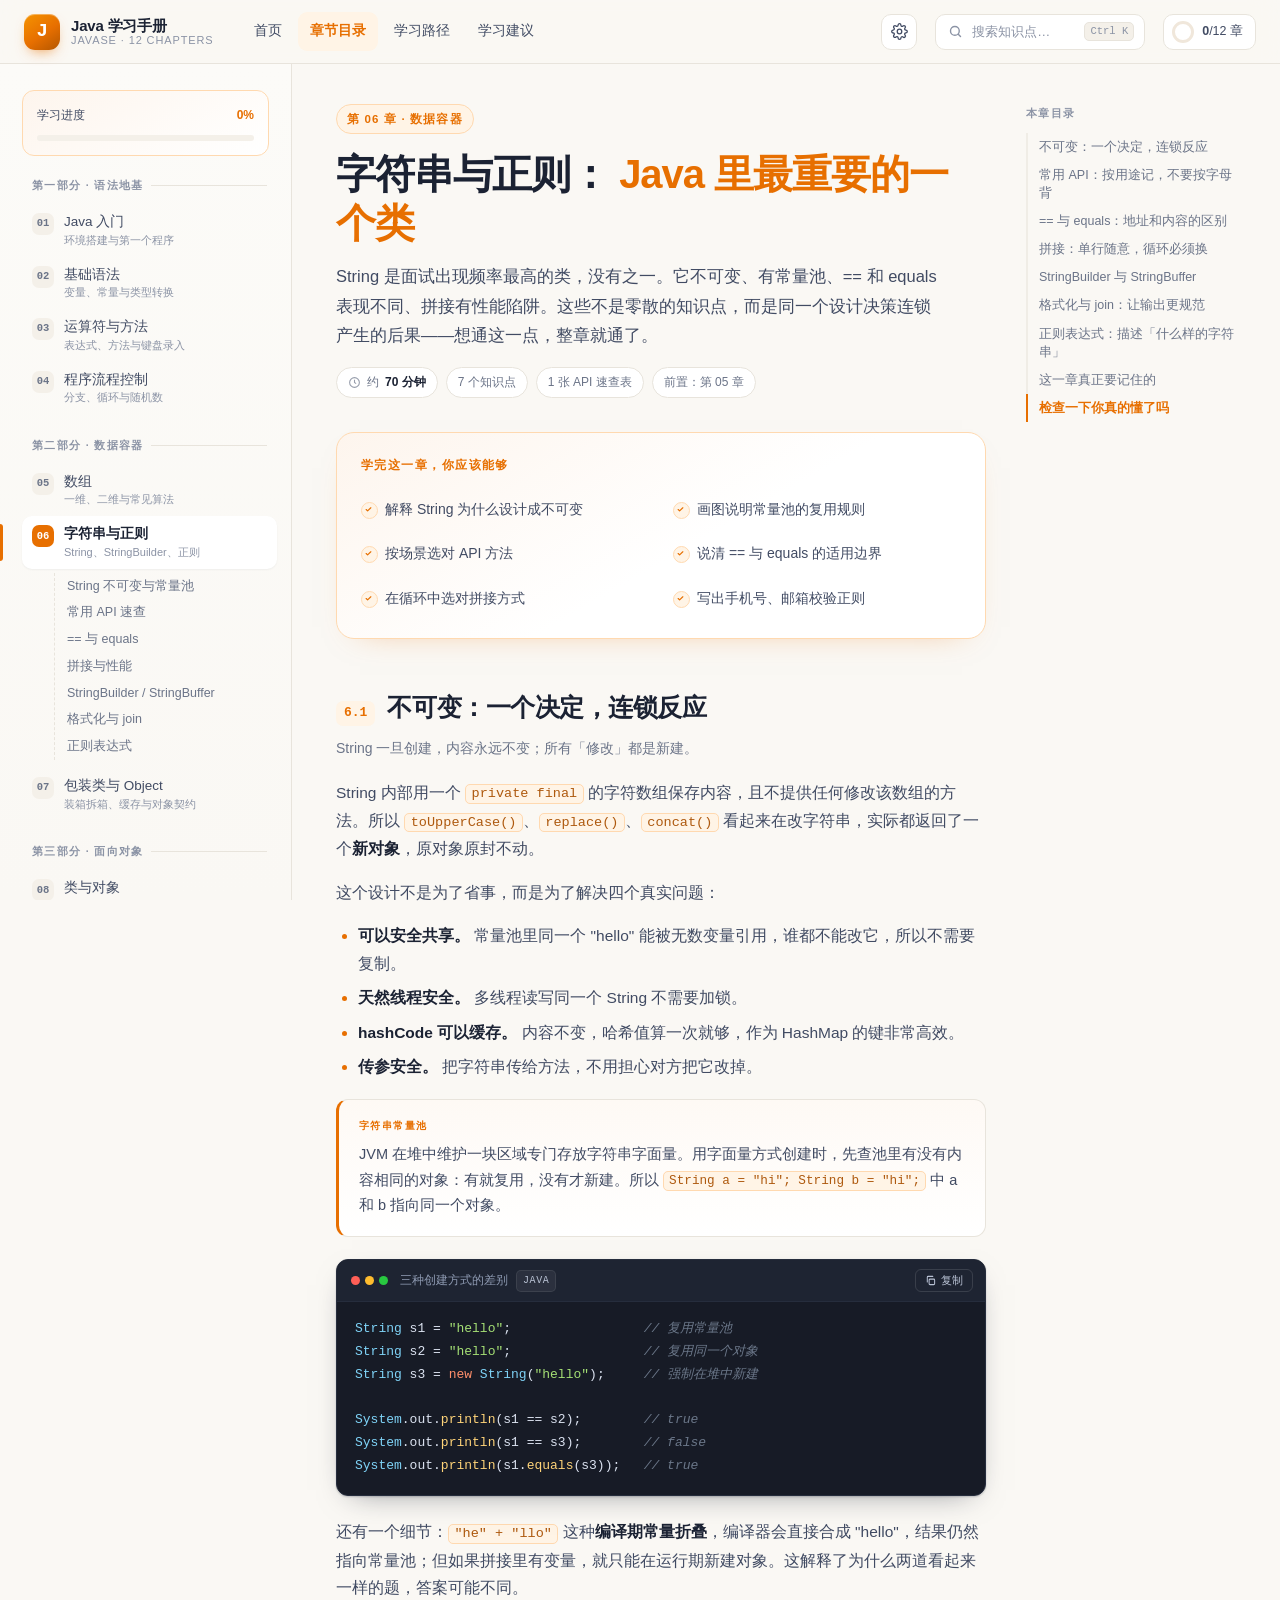
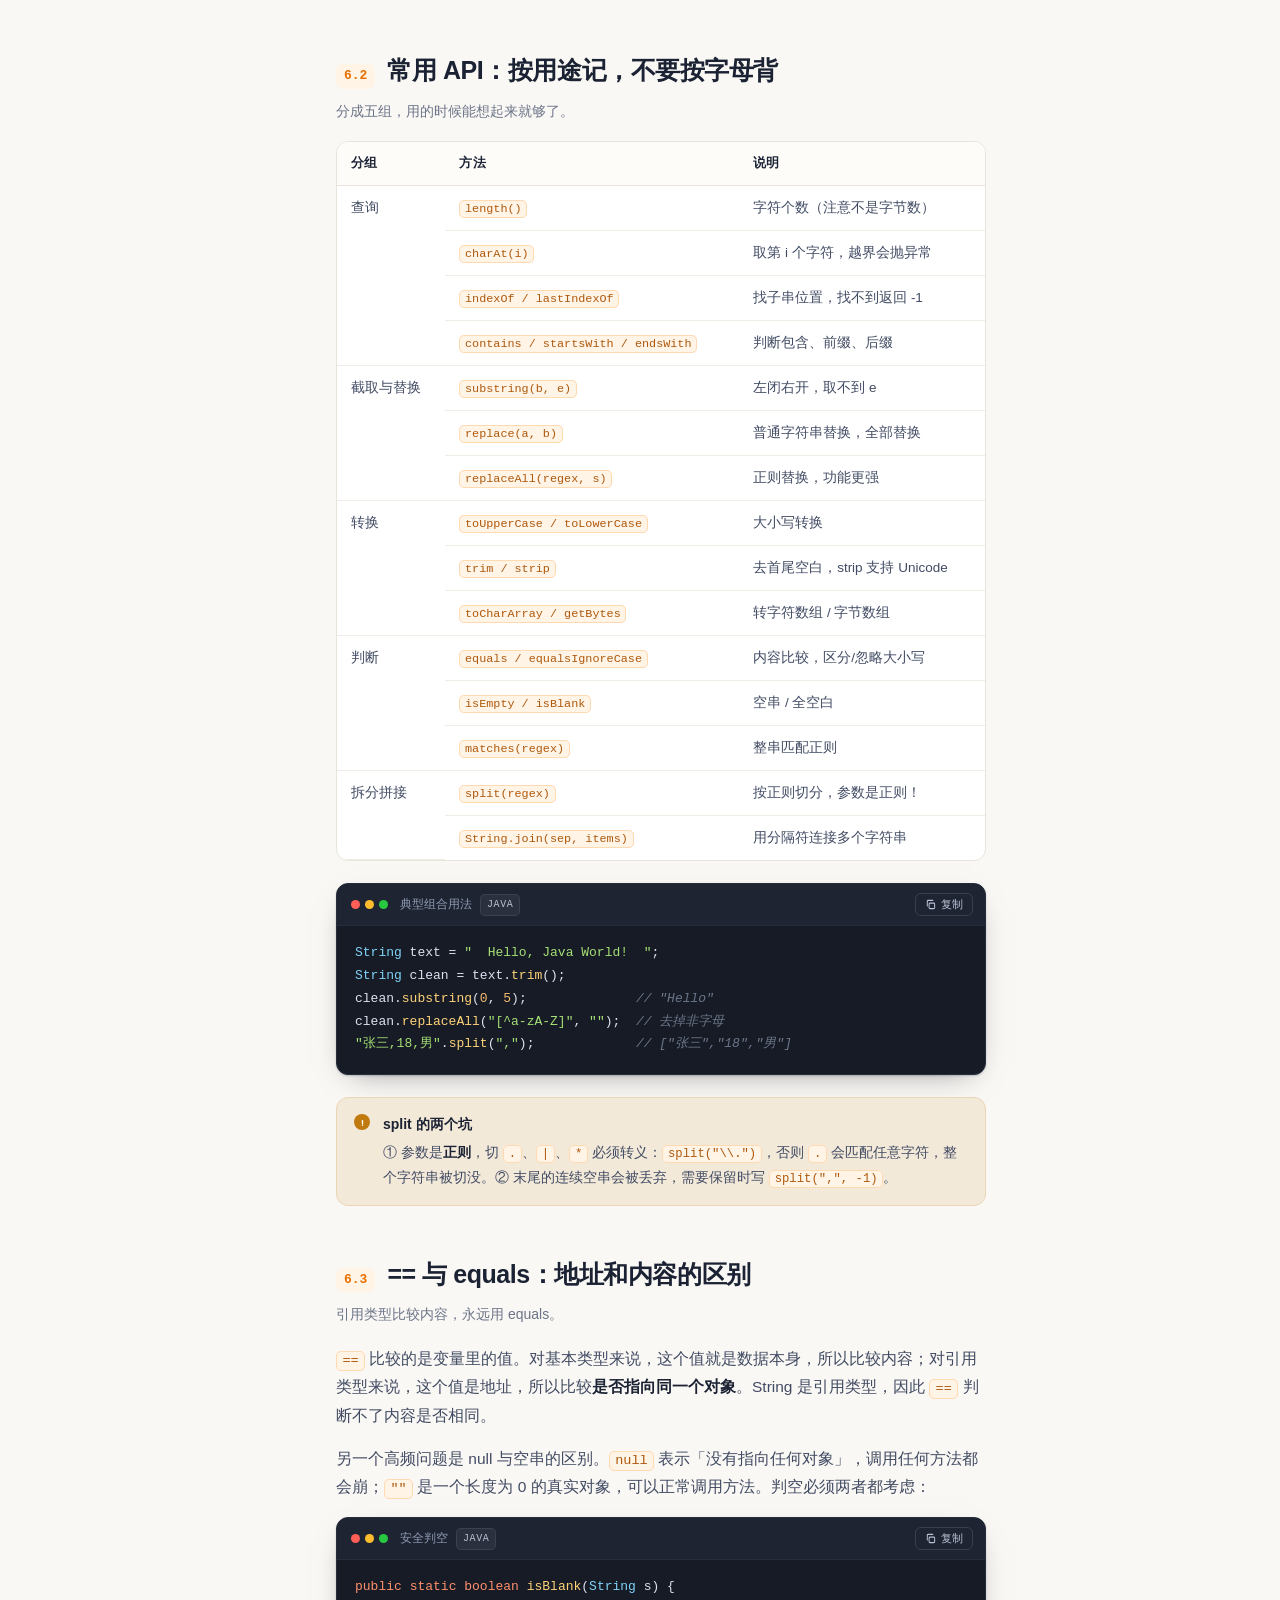
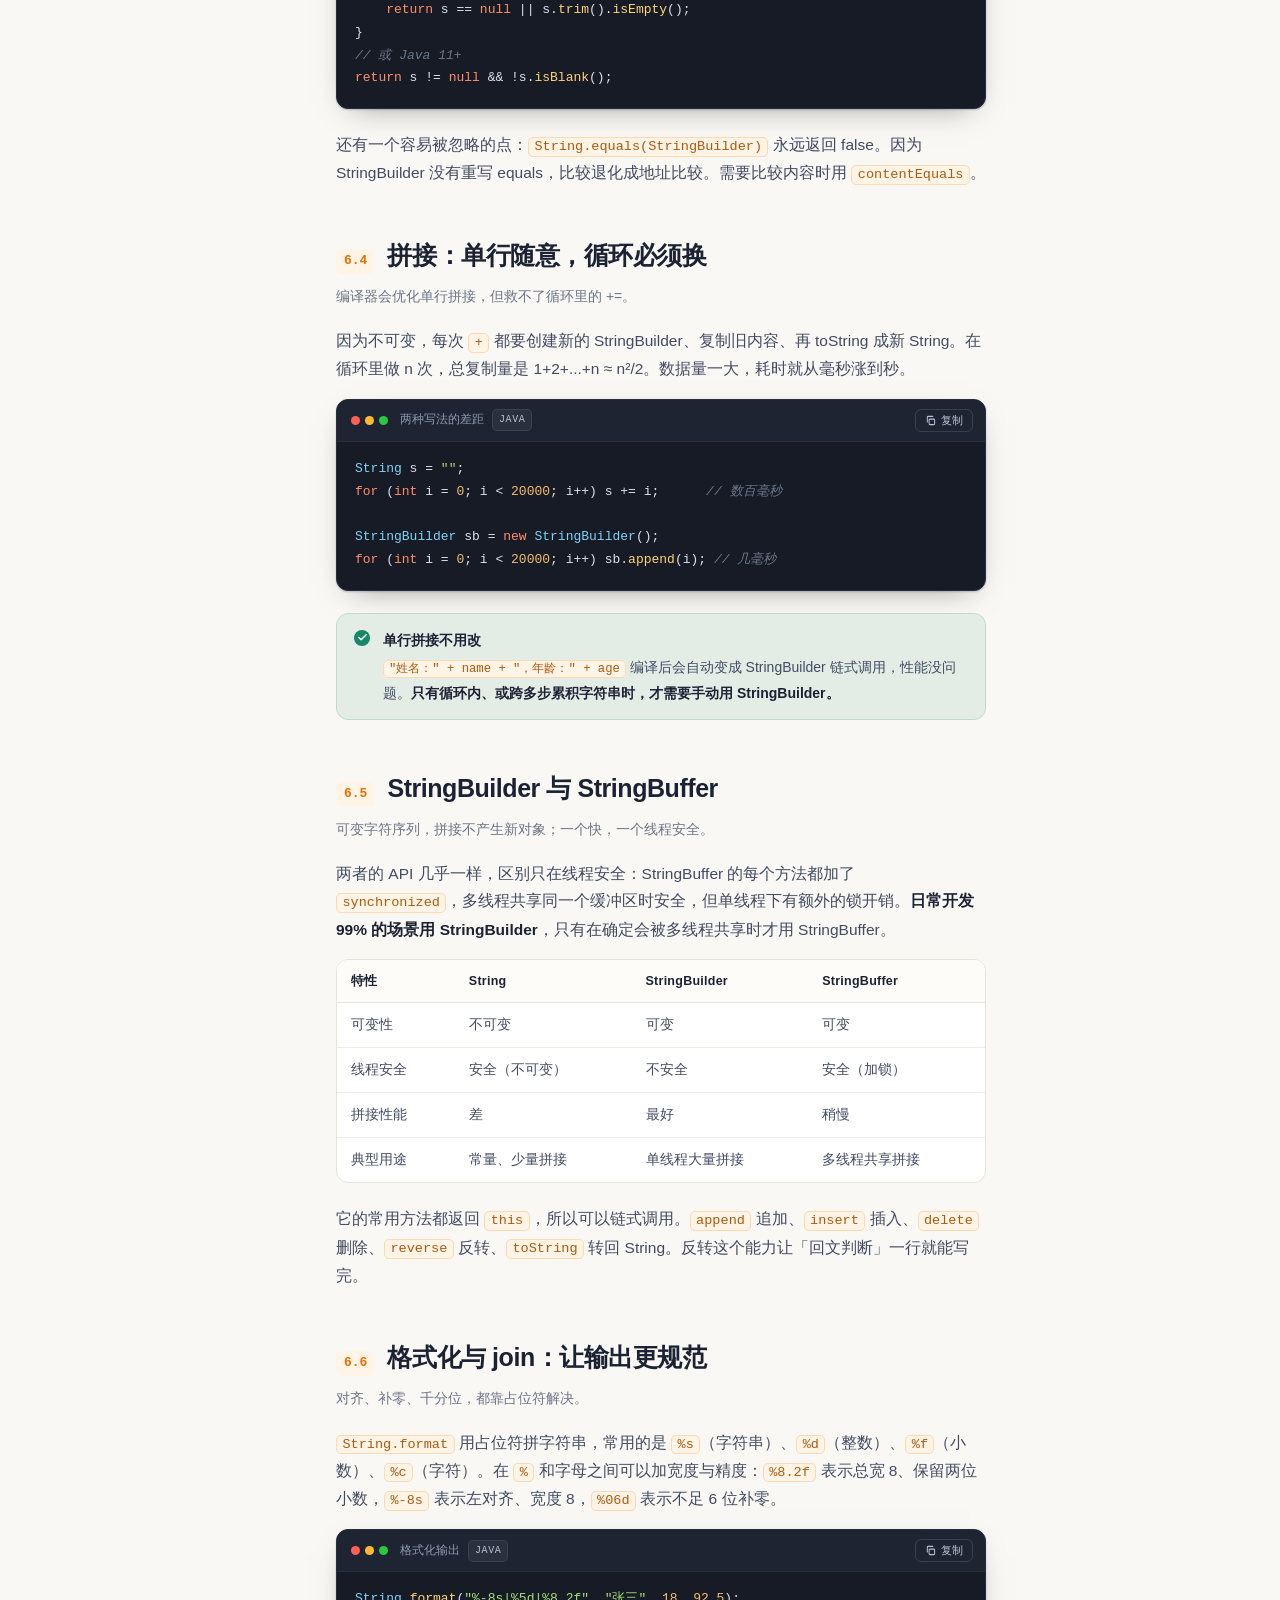
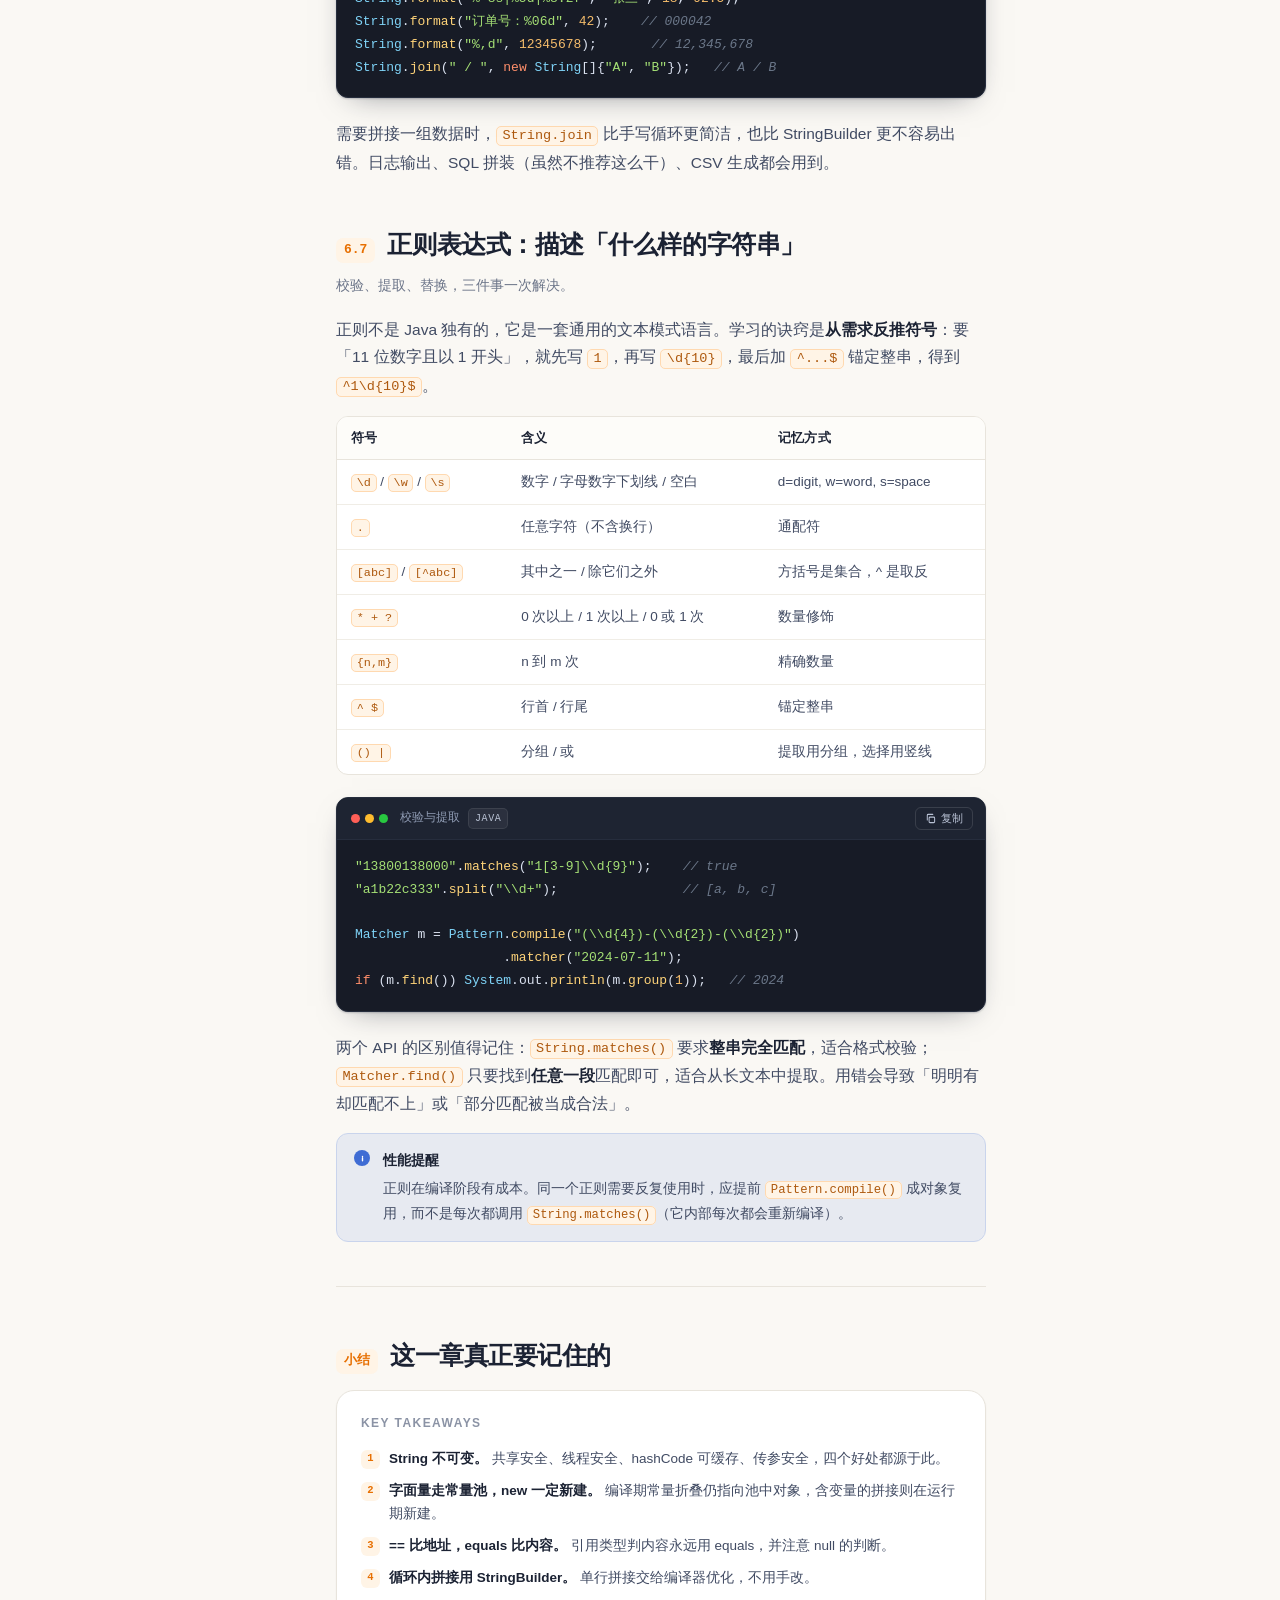
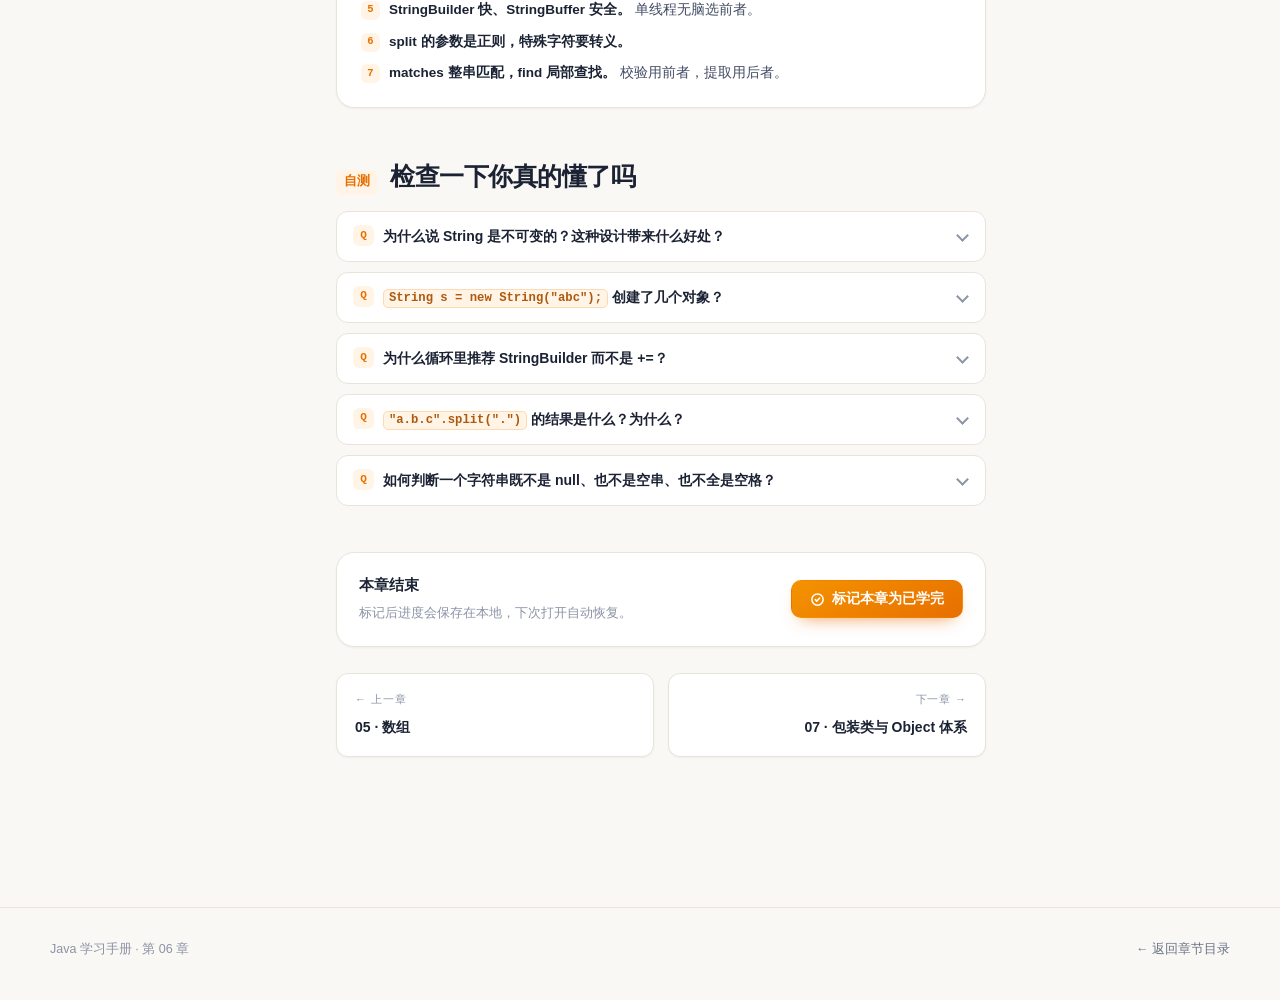
<file: chapters/ch06.html>
<!DOCTYPE html>
<html lang="zh-CN">
<head>
<meta charset="UTF-8">
<meta name="viewport" content="width=device-width, initial-scale=1">
<title>第 06 章 · 字符串与正则 | Java 学习手册</title>
<meta name="description" content="String 不可变与常量池、常用 API 分类、== 与 equals、拼接性能、StringBuilder/StringBuffer、正则表达式。">
<link rel="icon" href="data:image/svg+xml,%3Csvg xmlns='http://www.w3.org/2000/svg' viewBox='0 0 32 32'%3E%3Crect width='32' height='32' rx='8' fill='%23e76f00'/%3E%3Ctext x='16' y='23' font-family='monospace' font-size='19' font-weight='700' fill='white' text-anchor='middle'%3EJ%3C/text%3E%3C/svg%3E">
<script>try{(function(){var a=JSON.parse(localStorage.getItem("java-appearance")||"null");if(!a)return;var r=document.documentElement,m={theme:"theme",ink:"ink",codeBg:"code-bg",codeInk:"code-ink",font:"font",leading:"leading",width:"width"};for(var k in m){var v=a[k];if(!v||(k==="ink"&&v==="auto"))continue;r.setAttribute("data-"+m[k],v);}})()}catch(e){}</script>
<link rel="stylesheet" href="../assets/css/main.css?v=20261111b">
</head>
<body data-root="../" data-page="ch06">

<div class="readbar"></div>

<header class="topbar">
  <button class="icon-btn menu-btn" data-menu aria-label="打开目录">
    <svg width="17" height="17" viewBox="0 0 24 24" fill="none" stroke="currentColor" stroke-width="2.2" stroke-linecap="round"><path d="M4 7h16M4 12h16M4 17h16"/></svg>
  </button>
  <a class="brand" href="../index.html">
    <span class="brand-mark">J</span>
    <span class="brand-text">
      <span class="brand-name">Java 学习手册</span>
      <span class="brand-sub">JavaSE · 12 chapters</span>
    </span>
  </a>
  <nav class="topbar-nav">
    <a href="../index.html">首页</a>
    <a href="../index.html#chapters" class="active">章节目录</a>
    <a href="../index.html#path">学习路径</a>
    <a href="../index.html#tips">学习建议</a>
  </nav>
  <div class="topbar-spacer"></div>
  <button class="search-trigger" data-search-open>
    <svg width="15" height="15" viewBox="0 0 24 24" fill="none" stroke="currentColor" stroke-width="2.2" stroke-linecap="round"><circle cx="11" cy="11" r="7"/><path d="m20 20-3.6-3.6"/></svg>
    <span>搜索知识点…</span>
    <kbd>Ctrl K</kbd>
  </button>
  <div class="progress-pill" data-progress-pill></div>
</header>

<div class="shell">
  <aside class="sidebar" data-sidebar></aside>
  <div class="main">
    <div class="doc-with-toc">
      <article class="doc">

        <header class="chapter-head">
          <span class="kicker">第 06 章 · 数据容器</span>
          <h1>字符串与正则： <em>Java 里最重要的一个类</em></h1>
          <p class="lede">String 是面试出现频率最高的类，没有之一。它不可变、有常量池、== 和 equals 表现不同、拼接有性能陷阱。这些不是零散的知识点，而是同一个设计决策连锁产生的后果——想通这一点，整章就通了。</p>
          <div class="meta-row">
            <span class="meta-chip"><svg width="13" height="13" viewBox="0 0 24 24" fill="none" stroke="currentColor" stroke-width="2"><circle cx="12" cy="12" r="9"/><path d="M12 7v5l3 2"/></svg>约 <b>70 分钟</b></span>
            <span class="meta-chip">7 个知识点</span>
            <span class="meta-chip">1 张 API 速查表</span>
            <span class="meta-chip">前置：第 05 章</span>
          </div>
        </header>

        <div class="objectives">
          <h4>学完这一章，你应该能够</h4>
          <ul>
            <li>解释 String 为什么设计成不可变</li>
            <li>画图说明常量池的复用规则</li>
            <li>按场景选对 API 方法</li>
            <li>说清 == 与 equals 的适用边界</li>
            <li>在循环中选对拼接方式</li>
            <li>写出手机号、邮箱校验正则</li>
          </ul>
        </div>

        <h2 id="string-pool"><span class="h2-num">6.1</span>不可变：一个决定，连锁反应</h2>
        <p class="h2-sub">String 一旦创建，内容永远不变；所有「修改」都是新建。</p>

        <p>String 内部用一个 <code>private final</code> 的字符数组保存内容，且不提供任何修改该数组的方法。所以 <code>toUpperCase()</code>、<code>replace()</code>、<code>concat()</code> 看起来在改字符串，实际都返回了一个<strong>新对象</strong>，原对象原封不动。</p>

        <p>这个设计不是为了省事，而是为了解决四个真实问题：</p>
        <ul>
          <li><strong>可以安全共享。</strong> 常量池里同一个 "hello" 能被无数变量引用，谁都不能改它，所以不需要复制。</li>
          <li><strong>天然线程安全。</strong> 多线程读写同一个 String 不需要加锁。</li>
          <li><strong>hashCode 可以缓存。</strong> 内容不变，哈希值算一次就够，作为 HashMap 的键非常高效。</li>
          <li><strong>传参安全。</strong> 把字符串传给方法，不用担心对方把它改掉。</li>
        </ul>

        <div class="concept">
          <span class="co-label">字符串常量池</span>
          <p>JVM 在堆中维护一块区域专门存放字符串字面量。用字面量方式创建时，先查池里有没有内容相同的对象：有就复用，没有才新建。所以 <code>String a = "hi"; String b = "hi";</code> 中 a 和 b 指向同一个对象。</p>
        </div>

        <div class="code-card">
          <div class="code-head"><span class="code-dots"><i></i><i></i><i></i></span><span class="code-file">三种创建方式的差别</span><span class="code-lang">java</span></div>
          <pre><code>String s1 = "hello";                 // 复用常量池
String s2 = "hello";                 // 复用同一个对象
String s3 = new String("hello");     // 强制在堆中新建

System.out.println(s1 == s2);        // true
System.out.println(s1 == s3);        // false
System.out.println(s1.equals(s3));   // true</code></pre>
        </div>

        <p>还有一个细节：<code>"he" + "llo"</code> 这种<strong>编译期常量折叠</strong>，编译器会直接合成 "hello"，结果仍然指向常量池；但如果拼接里有变量，就只能在运行期新建对象。这解释了为什么两道看起来一样的题，答案可能不同。</p>

        <h2 id="string-api"><span class="h2-num">6.2</span>常用 API：按用途记，不要按字母背</h2>
        <p class="h2-sub">分成五组，用的时候能想起来就够了。</p>

        <div class="table-wrap">
          <table>
            <thead><tr><th>分组</th><th>方法</th><th>说明</th></tr></thead>
            <tbody>
              <tr><td rowspan="4">查询</td><td><code>length()</code></td><td>字符个数（注意不是字节数）</td></tr>
              <tr><td><code>charAt(i)</code></td><td>取第 i 个字符，越界会抛异常</td></tr>
              <tr><td><code>indexOf / lastIndexOf</code></td><td>找子串位置，找不到返回 -1</td></tr>
              <tr><td><code>contains / startsWith / endsWith</code></td><td>判断包含、前缀、后缀</td></tr>
              <tr><td rowspan="3">截取与替换</td><td><code>substring(b, e)</code></td><td>左闭右开，取不到 e</td></tr>
              <tr><td><code>replace(a, b)</code></td><td>普通字符串替换，全部替换</td></tr>
              <tr><td><code>replaceAll(regex, s)</code></td><td>正则替换，功能更强</td></tr>
              <tr><td rowspan="3">转换</td><td><code>toUpperCase / toLowerCase</code></td><td>大小写转换</td></tr>
              <tr><td><code>trim / strip</code></td><td>去首尾空白，strip 支持 Unicode</td></tr>
              <tr><td><code>toCharArray / getBytes</code></td><td>转字符数组 / 字节数组</td></tr>
              <tr><td rowspan="3">判断</td><td><code>equals / equalsIgnoreCase</code></td><td>内容比较，区分/忽略大小写</td></tr>
              <tr><td><code>isEmpty / isBlank</code></td><td>空串 / 全空白</td></tr>
              <tr><td><code>matches(regex)</code></td><td>整串匹配正则</td></tr>
              <tr><td rowspan="2">拆分拼接</td><td><code>split(regex)</code></td><td>按正则切分，参数是正则！</td></tr>
              <tr><td><code>String.join(sep, items)</code></td><td>用分隔符连接多个字符串</td></tr>
            </tbody>
          </table>
        </div>

        <div class="code-card">
          <div class="code-head"><span class="code-dots"><i></i><i></i><i></i></span><span class="code-file">典型组合用法</span><span class="code-lang">java</span></div>
          <pre><code>String text = "  Hello, Java World!  ";
String clean = text.trim();
clean.substring(0, 5);              // "Hello"
clean.replaceAll("[^a-zA-Z]", "");  // 去掉非字母
"张三,18,男".split(",");             // ["张三","18","男"]</code></pre>
        </div>

        <div class="callout warn">
          <span class="co-title">split 的两个坑</span>
          <p>① 参数是<strong>正则</strong>，切 <code>.</code>、<code>|</code>、<code>*</code> 必须转义：<code>split("\\.")</code>，否则 <code>.</code> 会匹配任意字符，整个字符串被切没。② 末尾的连续空串会被丢弃，需要保留时写 <code>split(",", -1)</code>。</p>
        </div>

        <h2 id="string-eq"><span class="h2-num">6.3</span>== 与 equals：地址和内容的区别</h2>
        <p class="h2-sub">引用类型比较内容，永远用 equals。</p>

        <p><code>==</code> 比较的是变量里的值。对基本类型来说，这个值就是数据本身，所以比较内容；对引用类型来说，这个值是地址，所以比较<strong>是否指向同一个对象</strong>。String 是引用类型，因此 <code>==</code> 判断不了内容是否相同。</p>

        <p>另一个高频问题是 null 与空串的区别。<code>null</code> 表示「没有指向任何对象」，调用任何方法都会崩；<code>""</code> 是一个长度为 0 的真实对象，可以正常调用方法。判空必须两者都考虑：</p>

        <div class="code-card">
          <div class="code-head"><span class="code-dots"><i></i><i></i><i></i></span><span class="code-file">安全判空</span><span class="code-lang">java</span></div>
          <pre><code>public static boolean isBlank(String s) {
    return s == null || s.trim().isEmpty();
}
// 或 Java 11+
return s != null &amp;&amp; !s.isBlank();</code></pre>
        </div>

        <p>还有一个容易被忽略的点：<code>String.equals(StringBuilder)</code> 永远返回 false。因为 StringBuilder 没有重写 equals，比较退化成地址比较。需要比较内容时用 <code>contentEquals</code>。</p>

        <h2 id="string-concat"><span class="h2-num">6.4</span>拼接：单行随意，循环必须换</h2>
        <p class="h2-sub">编译器会优化单行拼接，但救不了循环里的 +=。</p>

        <p>因为不可变，每次 <code>+</code> 都要创建新的 StringBuilder、复制旧内容、再 toString 成新 String。在循环里做 n 次，总复制量是 1+2+...+n ≈ n²/2。数据量一大，耗时就从毫秒涨到秒。</p>

        <div class="code-card">
          <div class="code-head"><span class="code-dots"><i></i><i></i><i></i></span><span class="code-file">两种写法的差距</span><span class="code-lang">java</span></div>
          <pre><code>String s = "";
for (int i = 0; i &lt; 20000; i++) s += i;      // 数百毫秒

StringBuilder sb = new StringBuilder();
for (int i = 0; i &lt; 20000; i++) sb.append(i); // 几毫秒</code></pre>
        </div>

        <div class="callout tip">
          <span class="co-title">单行拼接不用改</span>
          <p><code>"姓名：" + name + "，年龄：" + age</code> 编译后会自动变成 StringBuilder 链式调用，性能没问题。<strong>只有循环内、或跨多步累积字符串时，才需要手动用 StringBuilder。</strong></p>
        </div>

        <h2 id="string-builder"><span class="h2-num">6.5</span>StringBuilder 与 StringBuffer</h2>
        <p class="h2-sub">可变字符序列，拼接不产生新对象；一个快，一个线程安全。</p>

        <p>两者的 API 几乎一样，区别只在线程安全：StringBuffer 的每个方法都加了 <code>synchronized</code>，多线程共享同一个缓冲区时安全，但单线程下有额外的锁开销。<strong>日常开发 99% 的场景用 StringBuilder</strong>，只有在确定会被多线程共享时才用 StringBuffer。</p>

        <div class="table-wrap">
          <table>
            <thead><tr><th>特性</th><th>String</th><th>StringBuilder</th><th>StringBuffer</th></tr></thead>
            <tbody>
              <tr><td>可变性</td><td>不可变</td><td>可变</td><td>可变</td></tr>
              <tr><td>线程安全</td><td>安全（不可变）</td><td>不安全</td><td>安全（加锁）</td></tr>
              <tr><td>拼接性能</td><td>差</td><td>最好</td><td>稍慢</td></tr>
              <tr><td>典型用途</td><td>常量、少量拼接</td><td>单线程大量拼接</td><td>多线程共享拼接</td></tr>
            </tbody>
          </table>
        </div>

        <p>它的常用方法都返回 <code>this</code>，所以可以链式调用。<code>append</code> 追加、<code>insert</code> 插入、<code>delete</code> 删除、<code>reverse</code> 反转、<code>toString</code> 转回 String。反转这个能力让「回文判断」一行就能写完。</p>

        <h2 id="string-format"><span class="h2-num">6.6</span>格式化与 join：让输出更规范</h2>
        <p class="h2-sub">对齐、补零、千分位，都靠占位符解决。</p>

        <p><code>String.format</code> 用占位符拼字符串，常用的是 <code>%s</code>（字符串）、<code>%d</code>（整数）、<code>%f</code>（小数）、<code>%c</code>（字符）。在 <code>%</code> 和字母之间可以加宽度与精度：<code>%8.2f</code> 表示总宽 8、保留两位小数，<code>%-8s</code> 表示左对齐、宽度 8，<code>%06d</code> 表示不足 6 位补零。</p>

        <div class="code-card">
          <div class="code-head"><span class="code-dots"><i></i><i></i><i></i></span><span class="code-file">格式化输出</span><span class="code-lang">java</span></div>
          <pre><code>String.format("%-8s|%5d|%8.2f", "张三", 18, 92.5);
String.format("订单号：%06d", 42);    // 000042
String.format("%,d", 12345678);       // 12,345,678
String.join(" / ", new String[]{"A", "B"});   // A / B</code></pre>
        </div>

        <p>需要拼接一组数据时，<code>String.join</code> 比手写循环更简洁，也比 StringBuilder 更不容易出错。日志输出、SQL 拼装（虽然不推荐这么干）、CSV 生成都会用到。</p>

        <h2 id="regex"><span class="h2-num">6.7</span>正则表达式：描述「什么样的字符串」</h2>
        <p class="h2-sub">校验、提取、替换，三件事一次解决。</p>

        <p>正则不是 Java 独有的，它是一套通用的文本模式语言。学习的诀窍是<strong>从需求反推符号</strong>：要「11 位数字且以 1 开头」，就先写 <code>1</code>，再写 <code>\d{10}</code>，最后加 <code>^...$</code> 锚定整串，得到 <code>^1\d{10}$</code>。</p>

        <div class="table-wrap">
          <table>
            <thead><tr><th>符号</th><th>含义</th><th>记忆方式</th></tr></thead>
            <tbody>
              <tr><td><code>\d</code> / <code>\w</code> / <code>\s</code></td><td>数字 / 字母数字下划线 / 空白</td><td>d=digit, w=word, s=space</td></tr>
              <tr><td><code>.</code></td><td>任意字符（不含换行）</td><td>通配符</td></tr>
              <tr><td><code>[abc]</code> / <code>[^abc]</code></td><td>其中之一 / 除它们之外</td><td>方括号是集合，^ 是取反</td></tr>
              <tr><td><code>* + ?</code></td><td>0 次以上 / 1 次以上 / 0 或 1 次</td><td>数量修饰</td></tr>
              <tr><td><code>{n,m}</code></td><td>n 到 m 次</td><td>精确数量</td></tr>
              <tr><td><code>^ $</code></td><td>行首 / 行尾</td><td>锚定整串</td></tr>
              <tr><td><code>() |</code></td><td>分组 / 或</td><td>提取用分组，选择用竖线</td></tr>
            </tbody>
          </table>
        </div>

        <div class="code-card">
          <div class="code-head"><span class="code-dots"><i></i><i></i><i></i></span><span class="code-file">校验与提取</span><span class="code-lang">java</span></div>
          <pre><code>"13800138000".matches("1[3-9]\\d{9}");    // true
"a1b22c333".split("\\d+");                // [a, b, c]

Matcher m = Pattern.compile("(\\d{4})-(\\d{2})-(\\d{2})")
                   .matcher("2024-07-11");
if (m.find()) System.out.println(m.group(1));   // 2024</code></pre>
        </div>

        <p>两个 API 的区别值得记住：<code>String.matches()</code> 要求<strong>整串完全匹配</strong>，适合格式校验；<code>Matcher.find()</code> 只要找到<strong>任意一段</strong>匹配即可，适合从长文本中提取。用错会导致「明明有却匹配不上」或「部分匹配被当成合法」。</p>

        <div class="callout info">
          <span class="co-title">性能提醒</span>
          <p>正则在编译阶段有成本。同一个正则需要反复使用时，应提前 <code>Pattern.compile()</code> 成对象复用，而不是每次都调用 <code>String.matches()</code>（它内部每次都会重新编译）。</p>
        </div>

        <hr>

        <h2 id="summary"><span class="h2-num">小结</span>这一章真正要记住的</h2>
        <div class="summary">
          <h4>Key takeaways</h4>
          <ol>
            <li><strong>String 不可变。</strong> 共享安全、线程安全、hashCode 可缓存、传参安全，四个好处都源于此。</li>
            <li><strong>字面量走常量池，new 一定新建。</strong> 编译期常量折叠仍指向池中对象，含变量的拼接则在运行期新建。</li>
            <li><strong>== 比地址，equals 比内容。</strong> 引用类型判内容永远用 equals，并注意 null 的判断。</li>
            <li><strong>循环内拼接用 StringBuilder。</strong> 单行拼接交给编译器优化，不用手改。</li>
            <li><strong>StringBuilder 快、StringBuffer 安全。</strong> 单线程无脑选前者。</li>
            <li><strong>split 的参数是正则，特殊字符要转义。</strong></li>
            <li><strong>matches 整串匹配，find 局部查找。</strong> 校验用前者，提取用后者。</li>
          </ol>
        </div>

        <h2 id="quiz"><span class="h2-num">自测</span>检查一下你真的懂了吗</h2>
        <div class="quiz">
          <details>
            <summary>为什么说 String 是不可变的？这种设计带来什么好处？</summary>
            <div class="answer">内部用 <code>private final char[]</code>（Java 9 后是 byte[]）保存内容，不提供修改该数组的方法，所有修改都返回新对象。好处：可安全共享、线程安全、hashCode 可缓存、适合做 Map 的键。</div>
          </details>
          <details>
            <summary><code>String s = new String("abc");</code> 创建了几个对象？</summary>
            <div class="answer">最多两个：常量池中的 "abc"（若已存在则复用，不新建）+ 堆中 new 出来的新对象。所以通常回答「1 个或 2 个」。</div>
          </details>
          <details>
            <summary>为什么循环里推荐 StringBuilder 而不是 +=？</summary>
            <div class="answer">String 不可变，每次 += 都要新建 StringBuilder、复制旧内容、再生成新 String，n 次循环总复制量约 n²/2；StringBuilder 在内部数组上追加，必要时扩容，整体 O(n)。</div>
          </details>
          <details>
            <summary><code>"a.b.c".split(".")</code> 的结果是什么？为什么？</summary>
            <div class="answer">返回空数组（长度 0）。因为参数是正则，"." 表示任意字符，整个字符串被当成一个匹配切走了。正确写法是 <code>split("\\.")</code>。</div>
          </details>
          <details>
            <summary>如何判断一个字符串既不是 null、也不是空串、也不全是空格？</summary>
            <div class="answer"><code>s != null &amp;&amp; !s.isBlank()</code>（Java 11+）；旧版本写 <code>s != null &amp;&amp; s.trim().length() &gt; 0</code>。</div>
          </details>
        </div>

        <div class="chapter-cta">
          <div class="txt">
            <strong>本章结束</strong>
            <span>标记后进度会保存在本地，下次打开自动恢复。</span>
          </div>
          <button class="btn btn-primary" id="markDone" type="button"></button>
        </div>

        <nav class="chapter-nav">
          <a href="ch05.html">
            <span class="dir">← 上一章</span>
            <span class="ttl">05 · 数组</span>
          </a>
          <a class="next" href="ch07.html">
            <span class="dir">下一章 →</span>
            <span class="ttl">07 · 包装类与 Object 体系</span>
          </a>
        </nav>

      </article>
      <aside class="toc" data-toc></aside>
    </div>
  </div>
</div>

<footer class="footer">
  <div class="footer-inner">
    <span>Java 学习手册 · 第 06 章</span>
    <a href="../index.html#chapters">← 返回章节目录</a>
  </div>
</footer>

<button class="to-top" aria-label="回到顶部">
  <svg width="17" height="17" viewBox="0 0 24 24" fill="none" stroke="currentColor" stroke-width="2.2" stroke-linecap="round" stroke-linejoin="round"><path d="M12 19V5M6 11l6-6 6 6"/></svg>
</button>

<script src="../assets/js/data.js?v=20261111b"></script>
<script src="../assets/js/site.js?v=20261111b"></script>
</body>
</html>
</file>
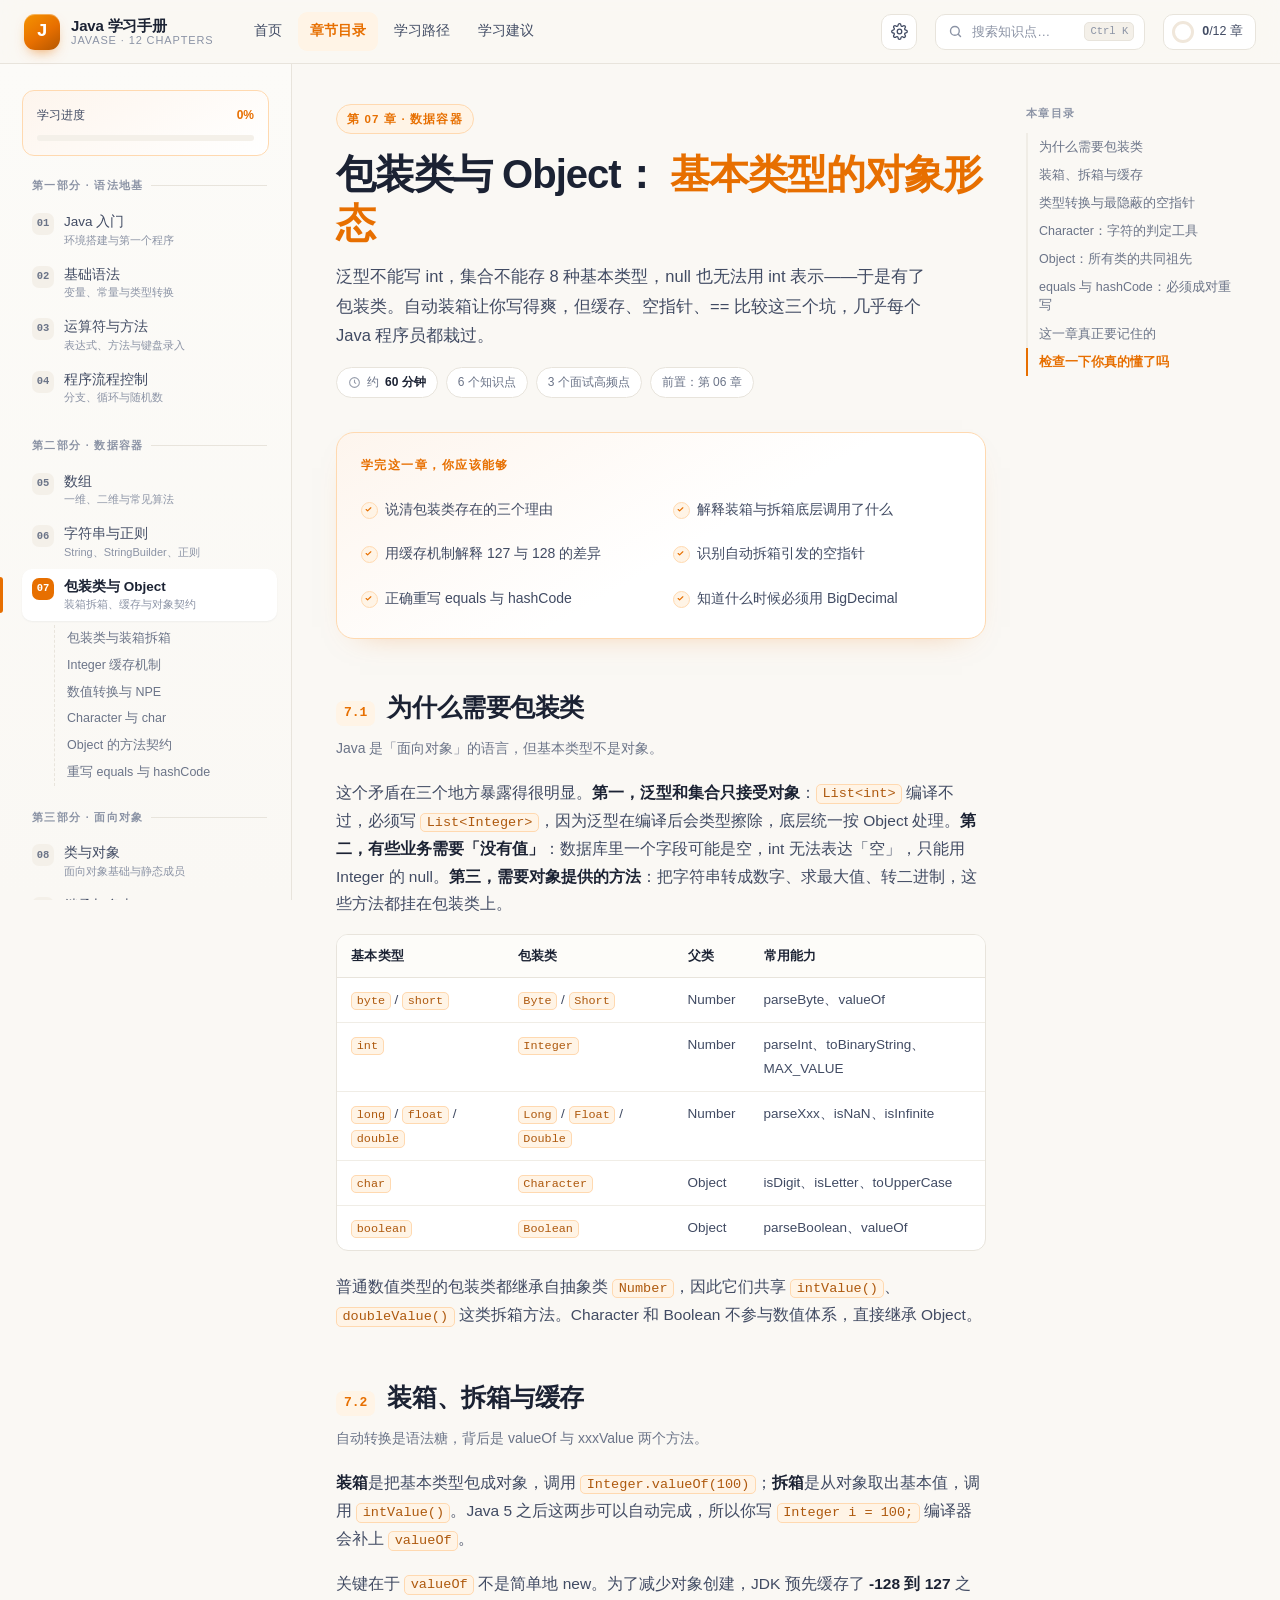
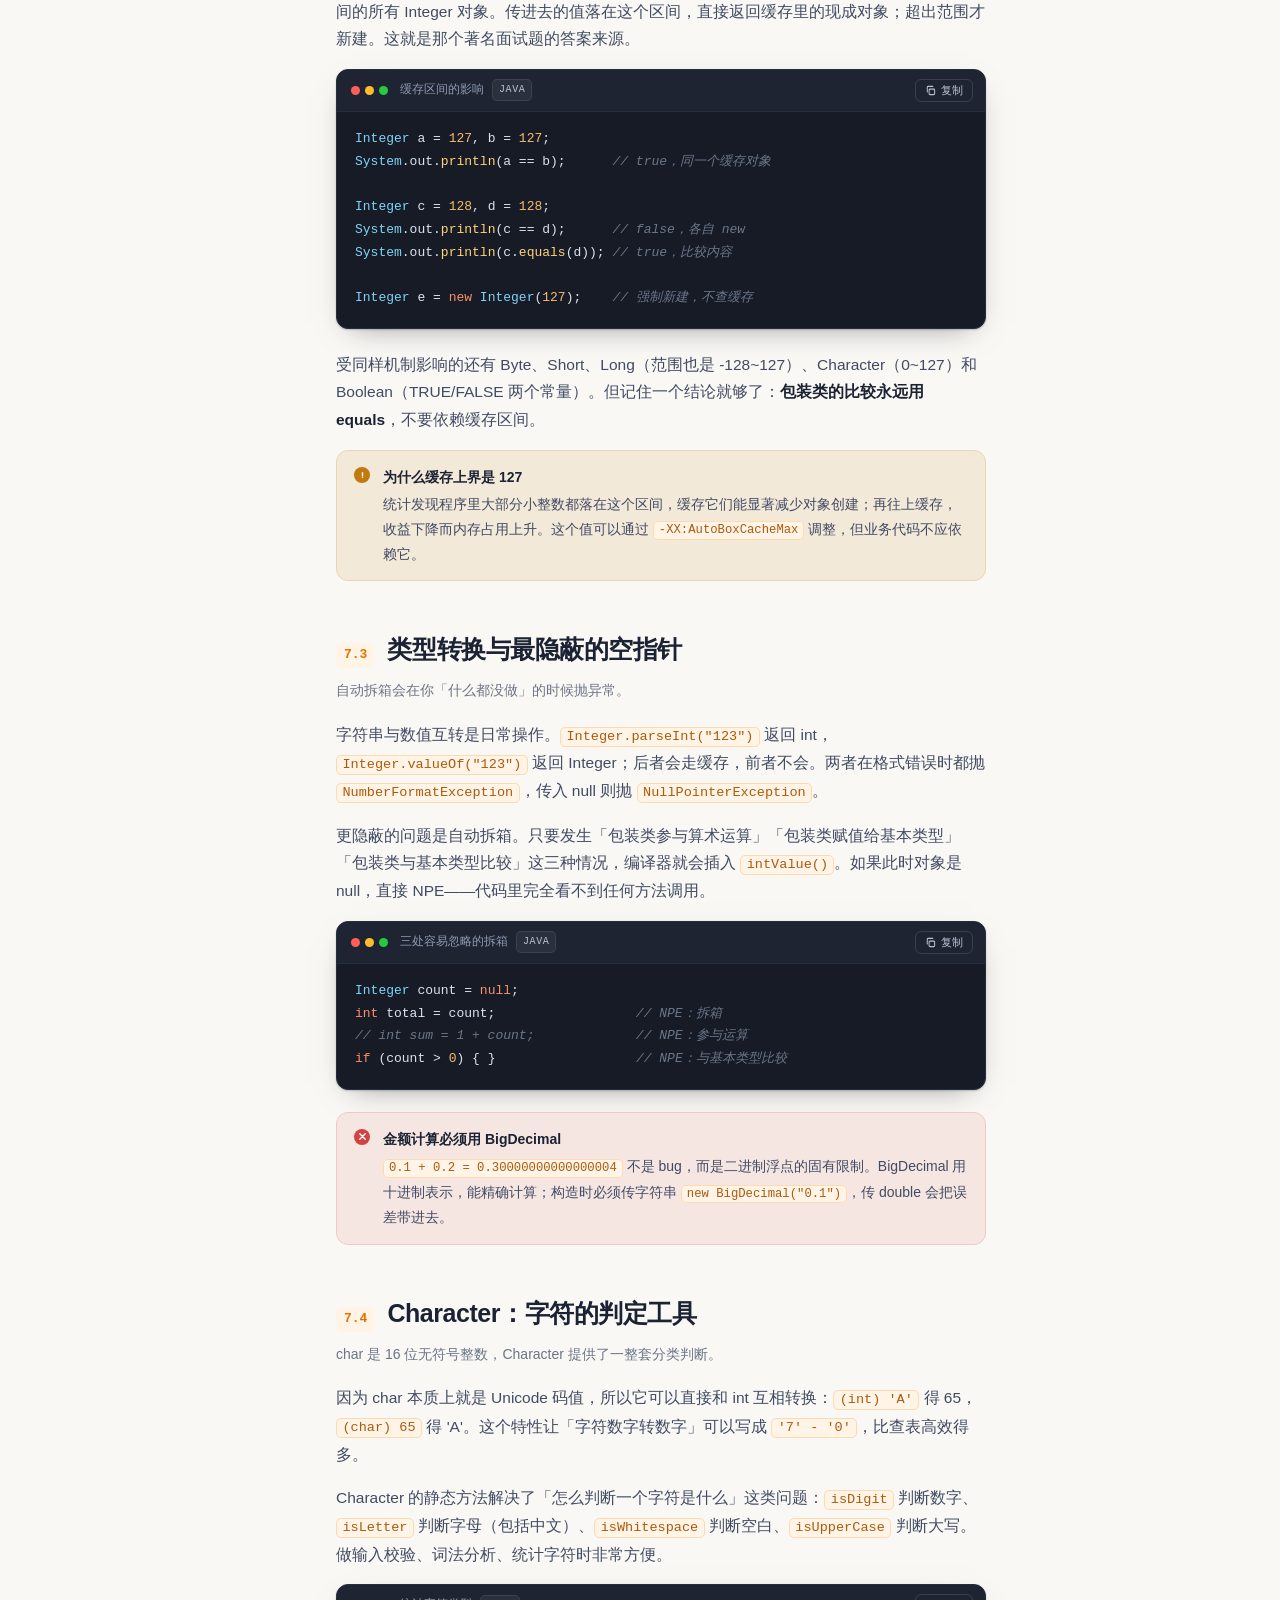
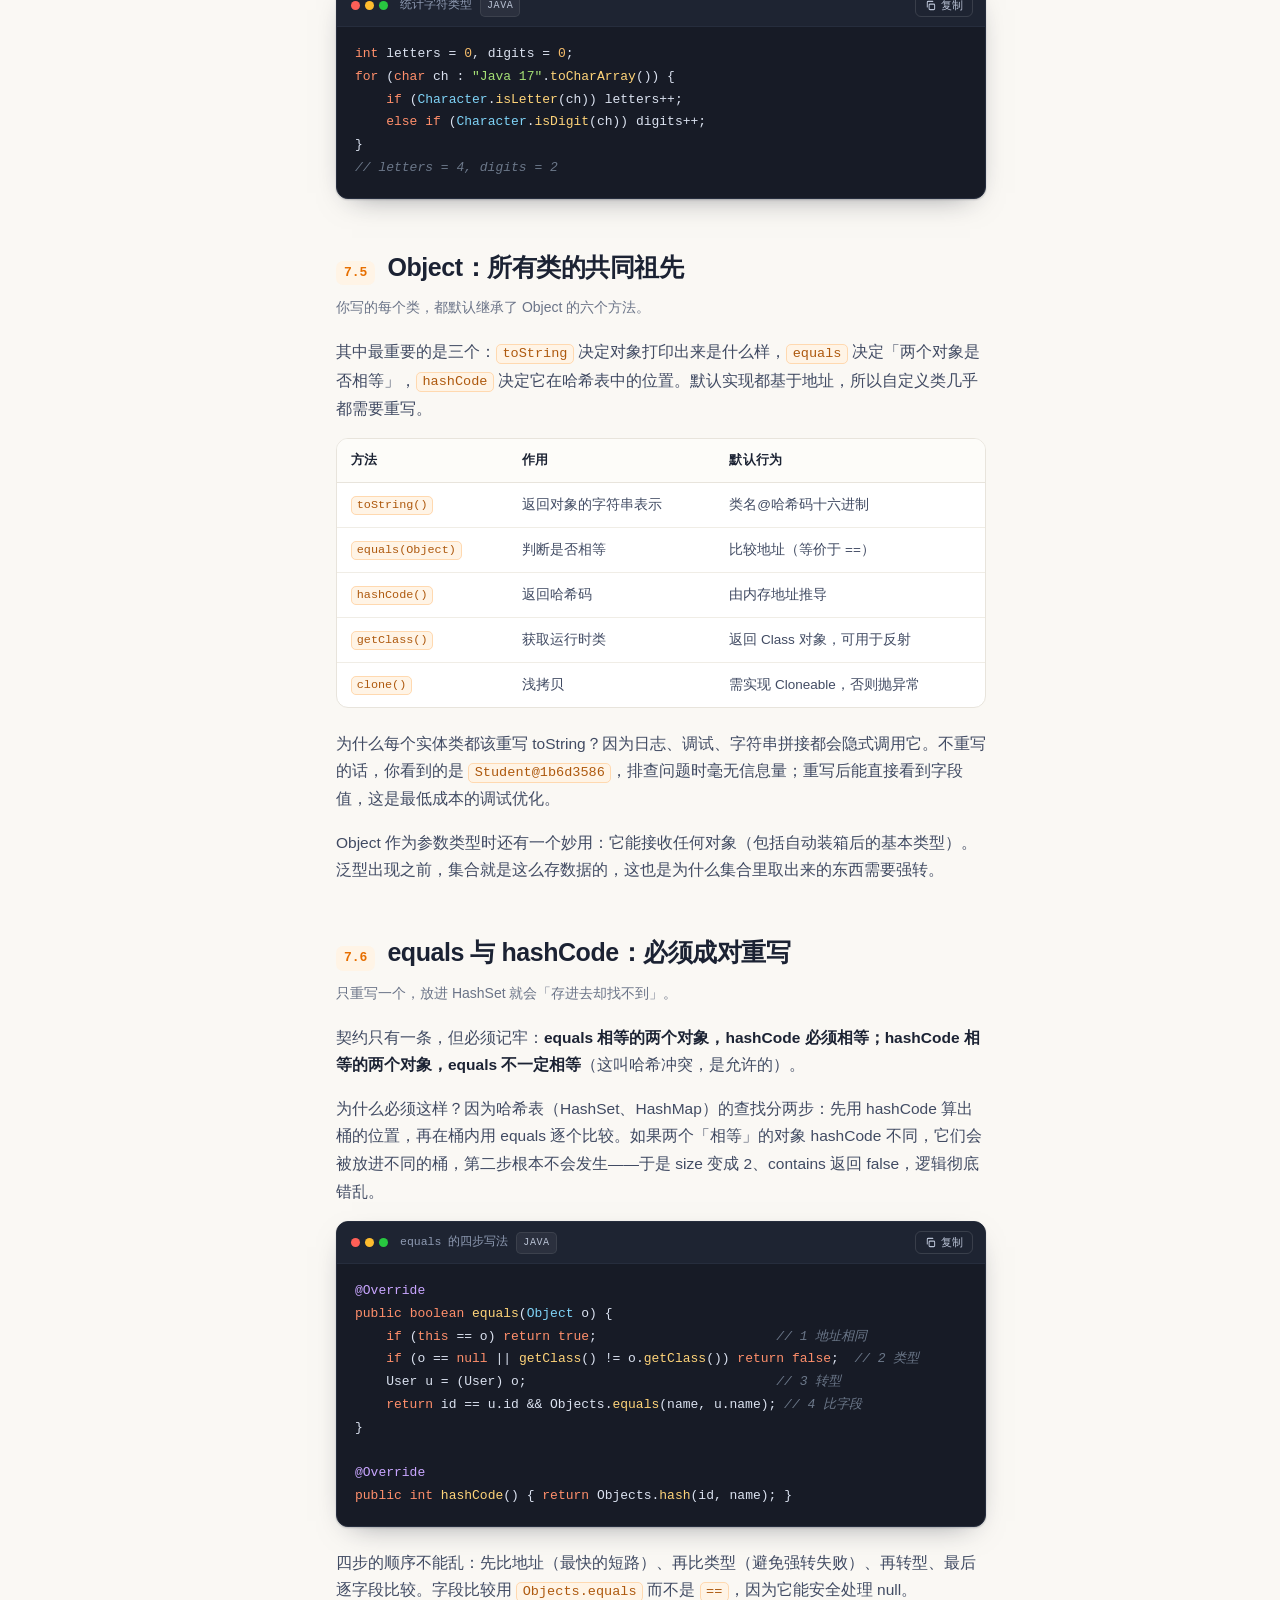
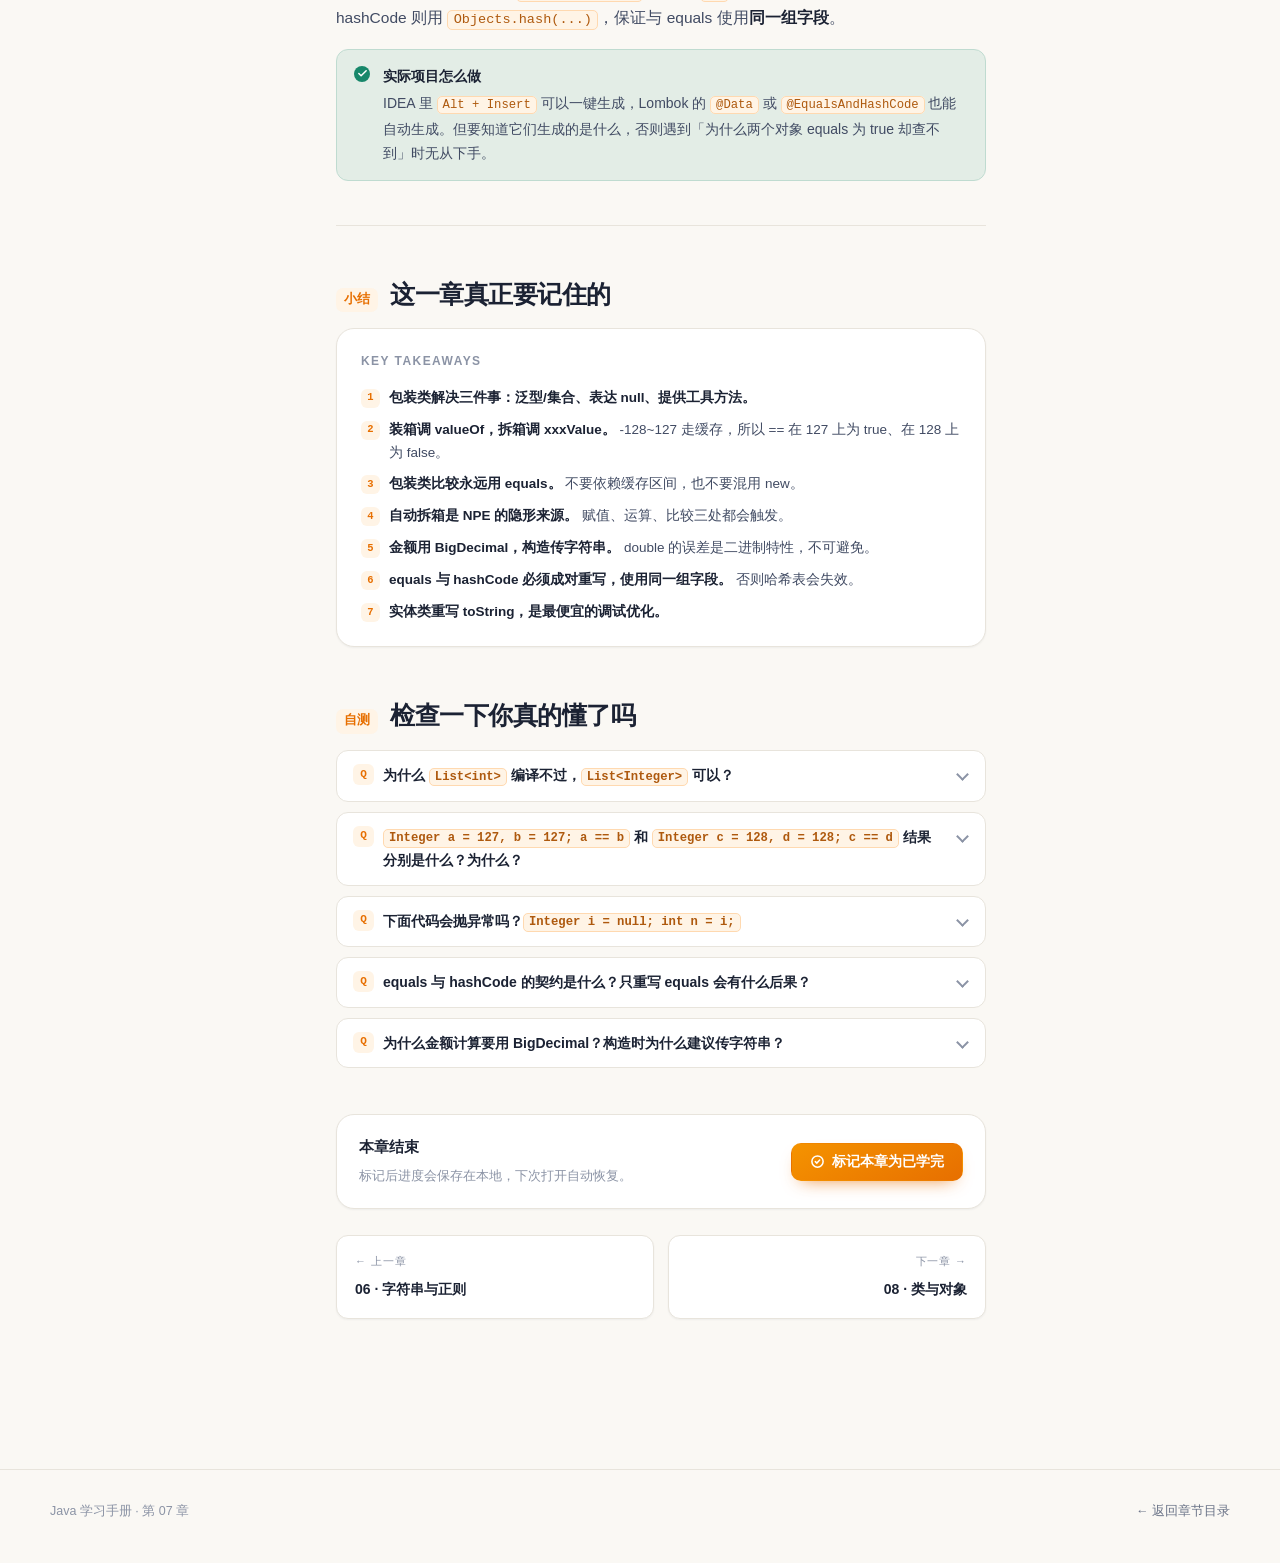
<file: chapters/ch07.html>
<!DOCTYPE html>
<html lang="zh-CN">
<head>
<meta charset="UTF-8">
<meta name="viewport" content="width=device-width, initial-scale=1">
<title>第 07 章 · 包装类与 Object | Java 学习手册</title>
<meta name="description" content="包装类的设计动机、装箱拆箱、Integer 缓存机制、拆箱 NPE、BigDecimal、Character、Object 的方法契约与 equals/hashCode 重写。">
<link rel="icon" href="data:image/svg+xml,%3Csvg xmlns='http://www.w3.org/2000/svg' viewBox='0 0 32 32'%3E%3Crect width='32' height='32' rx='8' fill='%23e76f00'/%3E%3Ctext x='16' y='23' font-family='monospace' font-size='19' font-weight='700' fill='white' text-anchor='middle'%3EJ%3C/text%3E%3C/svg%3E">
<script>try{(function(){var a=JSON.parse(localStorage.getItem("java-appearance")||"null");if(!a)return;var r=document.documentElement,m={theme:"theme",ink:"ink",codeBg:"code-bg",codeInk:"code-ink",font:"font",leading:"leading",width:"width"};for(var k in m){var v=a[k];if(!v||(k==="ink"&&v==="auto"))continue;r.setAttribute("data-"+m[k],v);}})()}catch(e){}</script>
<link rel="stylesheet" href="../assets/css/main.css?v=20261111b">
</head>
<body data-root="../" data-page="ch07">

<div class="readbar"></div>

<header class="topbar">
  <button class="icon-btn menu-btn" data-menu aria-label="打开目录">
    <svg width="17" height="17" viewBox="0 0 24 24" fill="none" stroke="currentColor" stroke-width="2.2" stroke-linecap="round"><path d="M4 7h16M4 12h16M4 17h16"/></svg>
  </button>
  <a class="brand" href="../index.html">
    <span class="brand-mark">J</span>
    <span class="brand-text">
      <span class="brand-name">Java 学习手册</span>
      <span class="brand-sub">JavaSE · 12 chapters</span>
    </span>
  </a>
  <nav class="topbar-nav">
    <a href="../index.html">首页</a>
    <a href="../index.html#chapters" class="active">章节目录</a>
    <a href="../index.html#path">学习路径</a>
    <a href="../index.html#tips">学习建议</a>
  </nav>
  <div class="topbar-spacer"></div>
  <button class="search-trigger" data-search-open>
    <svg width="15" height="15" viewBox="0 0 24 24" fill="none" stroke="currentColor" stroke-width="2.2" stroke-linecap="round"><circle cx="11" cy="11" r="7"/><path d="m20 20-3.6-3.6"/></svg>
    <span>搜索知识点…</span>
    <kbd>Ctrl K</kbd>
  </button>
  <div class="progress-pill" data-progress-pill></div>
</header>

<div class="shell">
  <aside class="sidebar" data-sidebar></aside>
  <div class="main">
    <div class="doc-with-toc">
      <article class="doc">

        <header class="chapter-head">
          <span class="kicker">第 07 章 · 数据容器</span>
          <h1>包装类与 Object： <em>基本类型的对象形态</em></h1>
          <p class="lede">泛型不能写 int，集合不能存 8 种基本类型，null 也无法用 int 表示——于是有了包装类。自动装箱让你写得爽，但缓存、空指针、== 比较这三个坑，几乎每个 Java 程序员都栽过。</p>
          <div class="meta-row">
            <span class="meta-chip"><svg width="13" height="13" viewBox="0 0 24 24" fill="none" stroke="currentColor" stroke-width="2"><circle cx="12" cy="12" r="9"/><path d="M12 7v5l3 2"/></svg>约 <b>60 分钟</b></span>
            <span class="meta-chip">6 个知识点</span>
            <span class="meta-chip">3 个面试高频点</span>
            <span class="meta-chip">前置：第 06 章</span>
          </div>
        </header>

        <div class="objectives">
          <h4>学完这一章，你应该能够</h4>
          <ul>
            <li>说清包装类存在的三个理由</li>
            <li>解释装箱与拆箱底层调用了什么</li>
            <li>用缓存机制解释 127 与 128 的差异</li>
            <li>识别自动拆箱引发的空指针</li>
            <li>正确重写 equals 与 hashCode</li>
            <li>知道什么时候必须用 BigDecimal</li>
          </ul>
        </div>

        <h2 id="wrapper"><span class="h2-num">7.1</span>为什么需要包装类</h2>
        <p class="h2-sub">Java 是「面向对象」的语言，但基本类型不是对象。</p>

        <p>这个矛盾在三个地方暴露得很明显。<strong>第一，泛型和集合只接受对象</strong>：<code>List&lt;int&gt;</code> 编译不过，必须写 <code>List&lt;Integer&gt;</code>，因为泛型在编译后会类型擦除，底层统一按 Object 处理。<strong>第二，有些业务需要「没有值」</strong>：数据库里一个字段可能是空，int 无法表达「空」，只能用 Integer 的 null。<strong>第三，需要对象提供的方法</strong>：把字符串转成数字、求最大值、转二进制，这些方法都挂在包装类上。</p>

        <div class="table-wrap">
          <table>
            <thead><tr><th>基本类型</th><th>包装类</th><th>父类</th><th>常用能力</th></tr></thead>
            <tbody>
              <tr><td><code>byte</code> / <code>short</code></td><td><code>Byte</code> / <code>Short</code></td><td>Number</td><td>parseByte、valueOf</td></tr>
              <tr><td><code>int</code></td><td><code>Integer</code></td><td>Number</td><td>parseInt、toBinaryString、MAX_VALUE</td></tr>
              <tr><td><code>long</code> / <code>float</code> / <code>double</code></td><td><code>Long</code> / <code>Float</code> / <code>Double</code></td><td>Number</td><td>parseXxx、isNaN、isInfinite</td></tr>
              <tr><td><code>char</code></td><td><code>Character</code></td><td>Object</td><td>isDigit、isLetter、toUpperCase</td></tr>
              <tr><td><code>boolean</code></td><td><code>Boolean</code></td><td>Object</td><td>parseBoolean、valueOf</td></tr>
            </tbody>
          </table>
        </div>

        <p>普通数值类型的包装类都继承自抽象类 <code>Number</code>，因此它们共享 <code>intValue()</code>、<code>doubleValue()</code> 这类拆箱方法。Character 和 Boolean 不参与数值体系，直接继承 Object。</p>

        <h2 id="integer-cache"><span class="h2-num">7.2</span>装箱、拆箱与缓存</h2>
        <p class="h2-sub">自动转换是语法糖，背后是 valueOf 与 xxxValue 两个方法。</p>

        <p><strong>装箱</strong>是把基本类型包成对象，调用 <code>Integer.valueOf(100)</code>；<strong>拆箱</strong>是从对象取出基本值，调用 <code>intValue()</code>。Java 5 之后这两步可以自动完成，所以你写 <code>Integer i = 100;</code> 编译器会补上 <code>valueOf</code>。</p>

        <p>关键在于 <code>valueOf</code> 不是简单地 new。为了减少对象创建，JDK 预先缓存了 <strong>-128 到 127</strong> 之间的所有 Integer 对象。传进去的值落在这个区间，直接返回缓存里的现成对象；超出范围才新建。这就是那个著名面试题的答案来源。</p>

        <div class="code-card">
          <div class="code-head"><span class="code-dots"><i></i><i></i><i></i></span><span class="code-file">缓存区间的影响</span><span class="code-lang">java</span></div>
          <pre><code>Integer a = 127, b = 127;
System.out.println(a == b);      // true，同一个缓存对象

Integer c = 128, d = 128;
System.out.println(c == d);      // false，各自 new
System.out.println(c.equals(d)); // true，比较内容

Integer e = new Integer(127);    // 强制新建，不查缓存</code></pre>
        </div>

        <p>受同样机制影响的还有 Byte、Short、Long（范围也是 -128~127）、Character（0~127）和 Boolean（TRUE/FALSE 两个常量）。但记住一个结论就够了：<strong>包装类的比较永远用 equals</strong>，不要依赖缓存区间。</p>

        <div class="callout warn">
          <span class="co-title">为什么缓存上界是 127</span>
          <p>统计发现程序里大部分小整数都落在这个区间，缓存它们能显著减少对象创建；再往上缓存，收益下降而内存占用上升。这个值可以通过 <code>-XX:AutoBoxCacheMax</code> 调整，但业务代码不应依赖它。</p>
        </div>

        <h2 id="number"><span class="h2-num">7.3</span>类型转换与最隐蔽的空指针</h2>
        <p class="h2-sub">自动拆箱会在你「什么都没做」的时候抛异常。</p>

        <p>字符串与数值互转是日常操作。<code>Integer.parseInt("123")</code> 返回 int，<code>Integer.valueOf("123")</code> 返回 Integer；后者会走缓存，前者不会。两者在格式错误时都抛 <code>NumberFormatException</code>，传入 null 则抛 <code>NullPointerException</code>。</p>

        <p>更隐蔽的问题是自动拆箱。只要发生「包装类参与算术运算」「包装类赋值给基本类型」「包装类与基本类型比较」这三种情况，编译器就会插入 <code>intValue()</code>。如果此时对象是 null，直接 NPE——代码里完全看不到任何方法调用。</p>

        <div class="code-card">
          <div class="code-head"><span class="code-dots"><i></i><i></i><i></i></span><span class="code-file">三处容易忽略的拆箱</span><span class="code-lang">java</span></div>
          <pre><code>Integer count = null;
int total = count;                  // NPE：拆箱
// int sum = 1 + count;             // NPE：参与运算
if (count &gt; 0) { }                  // NPE：与基本类型比较</code></pre>
        </div>

        <div class="callout danger">
          <span class="co-title">金额计算必须用 BigDecimal</span>
          <p><code>0.1 + 0.2 = 0.30000000000000004</code> 不是 bug，而是二进制浮点的固有限制。BigDecimal 用十进制表示，能精确计算；构造时必须传字符串 <code>new BigDecimal("0.1")</code>，传 double 会把误差带进去。</p>
        </div>

        <h2 id="character"><span class="h2-num">7.4</span>Character：字符的判定工具</h2>
        <p class="h2-sub">char 是 16 位无符号整数，Character 提供了一整套分类判断。</p>

        <p>因为 char 本质上就是 Unicode 码值，所以它可以直接和 int 互相转换：<code>(int) 'A'</code> 得 65，<code>(char) 65</code> 得 'A'。这个特性让「字符数字转数字」可以写成 <code>'7' - '0'</code>，比查表高效得多。</p>

        <p>Character 的静态方法解决了「怎么判断一个字符是什么」这类问题：<code>isDigit</code> 判断数字、<code>isLetter</code> 判断字母（包括中文）、<code>isWhitespace</code> 判断空白、<code>isUpperCase</code> 判断大写。做输入校验、词法分析、统计字符时非常方便。</p>

        <div class="code-card">
          <div class="code-head"><span class="code-dots"><i></i><i></i><i></i></span><span class="code-file">统计字符类型</span><span class="code-lang">java</span></div>
          <pre><code>int letters = 0, digits = 0;
for (char ch : "Java 17".toCharArray()) {
    if (Character.isLetter(ch)) letters++;
    else if (Character.isDigit(ch)) digits++;
}
// letters = 4, digits = 2</code></pre>
        </div>

        <h2 id="object-methods"><span class="h2-num">7.5</span>Object：所有类的共同祖先</h2>
        <p class="h2-sub">你写的每个类，都默认继承了 Object 的六个方法。</p>

        <p>其中最重要的是三个：<code>toString</code> 决定对象打印出来是什么样，<code>equals</code> 决定「两个对象是否相等」，<code>hashCode</code> 决定它在哈希表中的位置。默认实现都基于地址，所以自定义类几乎都需要重写。</p>

        <div class="table-wrap">
          <table>
            <thead><tr><th>方法</th><th>作用</th><th>默认行为</th></tr></thead>
            <tbody>
              <tr><td><code>toString()</code></td><td>返回对象的字符串表示</td><td>类名@哈希码十六进制</td></tr>
              <tr><td><code>equals(Object)</code></td><td>判断是否相等</td><td>比较地址（等价于 ==）</td></tr>
              <tr><td><code>hashCode()</code></td><td>返回哈希码</td><td>由内存地址推导</td></tr>
              <tr><td><code>getClass()</code></td><td>获取运行时类</td><td>返回 Class 对象，可用于反射</td></tr>
              <tr><td><code>clone()</code></td><td>浅拷贝</td><td>需实现 Cloneable，否则抛异常</td></tr>
            </tbody>
          </table>
        </div>

        <p>为什么每个实体类都该重写 toString？因为日志、调试、字符串拼接都会隐式调用它。不重写的话，你看到的是 <code>Student@1b6d3586</code>，排查问题时毫无信息量；重写后能直接看到字段值，这是最低成本的调试优化。</p>

        <p>Object 作为参数类型时还有一个妙用：它能接收任何对象（包括自动装箱后的基本类型）。泛型出现之前，集合就是这么存数据的，这也是为什么集合里取出来的东西需要强转。</p>

        <h2 id="equals-hash"><span class="h2-num">7.6</span>equals 与 hashCode：必须成对重写</h2>
        <p class="h2-sub">只重写一个，放进 HashSet 就会「存进去却找不到」。</p>

        <p>契约只有一条，但必须记牢：<strong>equals 相等的两个对象，hashCode 必须相等；hashCode 相等的两个对象，equals 不一定相等</strong>（这叫哈希冲突，是允许的）。</p>

        <p>为什么必须这样？因为哈希表（HashSet、HashMap）的查找分两步：先用 hashCode 算出桶的位置，再在桶内用 equals 逐个比较。如果两个「相等」的对象 hashCode 不同，它们会被放进不同的桶，第二步根本不会发生——于是 size 变成 2、contains 返回 false，逻辑彻底错乱。</p>

        <div class="code-card">
          <div class="code-head"><span class="code-dots"><i></i><i></i><i></i></span><span class="code-file">equals 的四步写法</span><span class="code-lang">java</span></div>
          <pre><code>@Override
public boolean equals(Object o) {
    if (this == o) return true;                       // 1 地址相同
    if (o == null || getClass() != o.getClass()) return false;  // 2 类型
    User u = (User) o;                                // 3 转型
    return id == u.id &amp;&amp; Objects.equals(name, u.name); // 4 比字段
}

@Override
public int hashCode() { return Objects.hash(id, name); }</code></pre>
        </div>

        <p>四步的顺序不能乱：先比地址（最快的短路）、再比类型（避免强转失败）、再转型、最后逐字段比较。字段比较用 <code>Objects.equals</code> 而不是 <code>==</code>，因为它能安全处理 null。hashCode 则用 <code>Objects.hash(...)</code>，保证与 equals 使用<strong>同一组字段</strong>。</p>

        <div class="callout tip">
          <span class="co-title">实际项目怎么做</span>
          <p>IDEA 里 <code>Alt + Insert</code> 可以一键生成，Lombok 的 <code>@Data</code> 或 <code>@EqualsAndHashCode</code> 也能自动生成。但要知道它们生成的是什么，否则遇到「为什么两个对象 equals 为 true 却查不到」时无从下手。</p>
        </div>

        <hr>

        <h2 id="summary"><span class="h2-num">小结</span>这一章真正要记住的</h2>
        <div class="summary">
          <h4>Key takeaways</h4>
          <ol>
            <li><strong>包装类解决三件事：泛型/集合、表达 null、提供工具方法。</strong></li>
            <li><strong>装箱调 valueOf，拆箱调 xxxValue。</strong> -128~127 走缓存，所以 == 在 127 上为 true、在 128 上为 false。</li>
            <li><strong>包装类比较永远用 equals。</strong> 不要依赖缓存区间，也不要混用 new。</li>
            <li><strong>自动拆箱是 NPE 的隐形来源。</strong> 赋值、运算、比较三处都会触发。</li>
            <li><strong>金额用 BigDecimal，构造传字符串。</strong> double 的误差是二进制特性，不可避免。</li>
            <li><strong>equals 与 hashCode 必须成对重写，使用同一组字段。</strong> 否则哈希表会失效。</li>
            <li><strong>实体类重写 toString，是最便宜的调试优化。</strong></li>
          </ol>
        </div>

        <h2 id="quiz"><span class="h2-num">自测</span>检查一下你真的懂了吗</h2>
        <div class="quiz">
          <details>
            <summary>为什么 <code>List&lt;int&gt;</code> 编译不过，<code>List&lt;Integer&gt;</code> 可以？</summary>
            <div class="answer">Java 泛型只接受引用类型，且在编译后会类型擦除、统一按 Object 处理，而基本类型不是 Object 的子类。所以必须用包装类，由自动装箱完成转换。</div>
          </details>
          <details>
            <summary><code>Integer a = 127, b = 127; a == b</code> 和 <code>Integer c = 128, d = 128; c == d</code> 结果分别是什么？为什么？</summary>
            <div class="answer">true 和 false。-128~127 在 IntegerCache 范围内，valueOf 返回同一个缓存对象；128 超出范围，每次 new 新对象。</div>
          </details>
          <details>
            <summary>下面代码会抛异常吗？<code>Integer i = null; int n = i;</code></summary>
            <div class="answer">会抛 NullPointerException。自动拆箱会调用 <code>i.intValue()</code>，而 i 不指向任何对象。</div>
          </details>
          <details>
            <summary>equals 与 hashCode 的契约是什么？只重写 equals 会有什么后果？</summary>
            <div class="answer">equals 相等则 hashCode 必须相等。只重写 equals 会导致「相等」的对象哈希值不同，在 HashSet/HashMap 中被放进不同桶，出现重复存储、contains 返回 false。</div>
          </details>
          <details>
            <summary>为什么金额计算要用 BigDecimal？构造时为什么建议传字符串？</summary>
            <div class="answer">double 用二进制浮点表示，无法精确表示 0.1 这类十进制小数，累加会产生误差；BigDecimal 用十进制表示，能精确计算。传 double 构造会把已有误差带进去，所以传字符串。</div>
          </details>
        </div>

        <div class="chapter-cta">
          <div class="txt">
            <strong>本章结束</strong>
            <span>标记后进度会保存在本地，下次打开自动恢复。</span>
          </div>
          <button class="btn btn-primary" id="markDone" type="button"></button>
        </div>

        <nav class="chapter-nav">
          <a href="ch06.html">
            <span class="dir">← 上一章</span>
            <span class="ttl">06 · 字符串与正则</span>
          </a>
          <a class="next" href="ch08.html">
            <span class="dir">下一章 →</span>
            <span class="ttl">08 · 类与对象</span>
          </a>
        </nav>

      </article>
      <aside class="toc" data-toc></aside>
    </div>
  </div>
</div>

<footer class="footer">
  <div class="footer-inner">
    <span>Java 学习手册 · 第 07 章</span>
    <a href="../index.html#chapters">← 返回章节目录</a>
  </div>
</footer>

<button class="to-top" aria-label="回到顶部">
  <svg width="17" height="17" viewBox="0 0 24 24" fill="none" stroke="currentColor" stroke-width="2.2" stroke-linecap="round" stroke-linejoin="round"><path d="M12 19V5M6 11l6-6 6 6"/></svg>
</button>

<script src="../assets/js/data.js?v=20261111b"></script>
<script src="../assets/js/site.js?v=20261111b"></script>
</body>
</html>
</file>
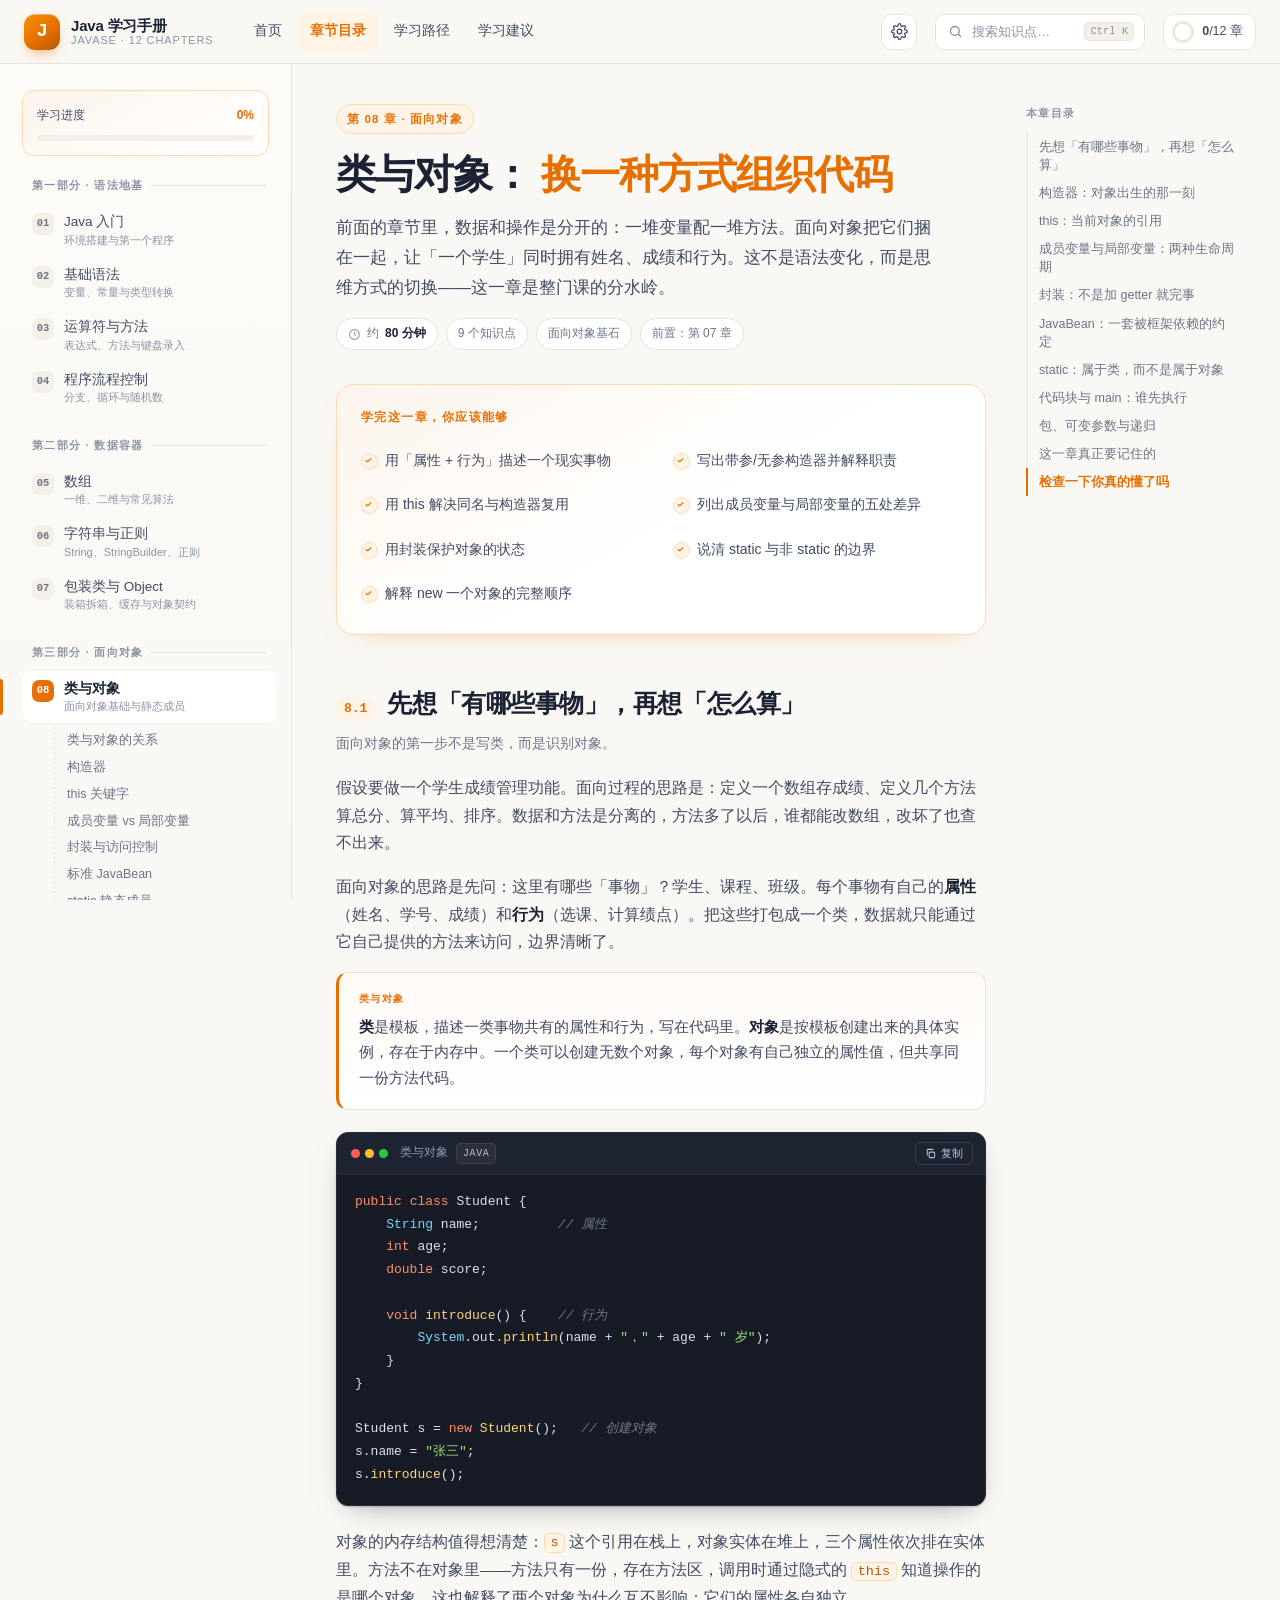
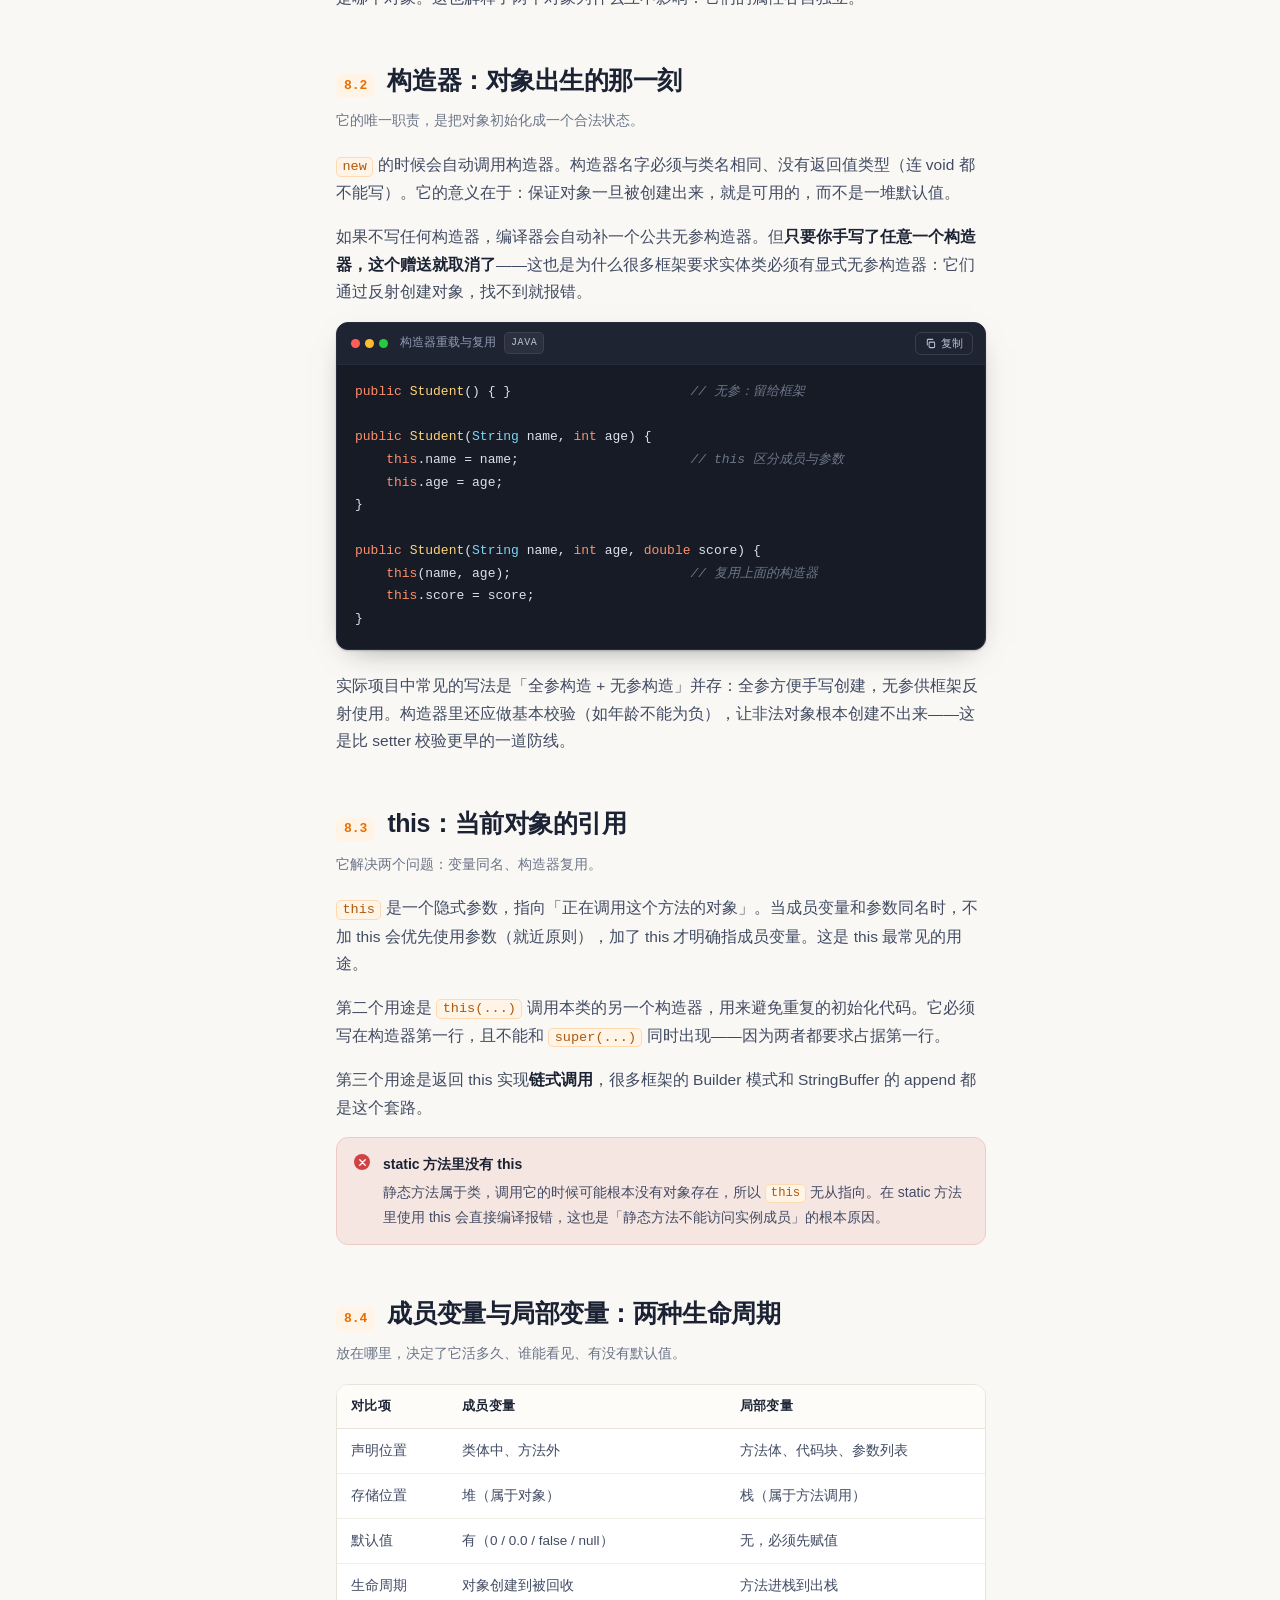
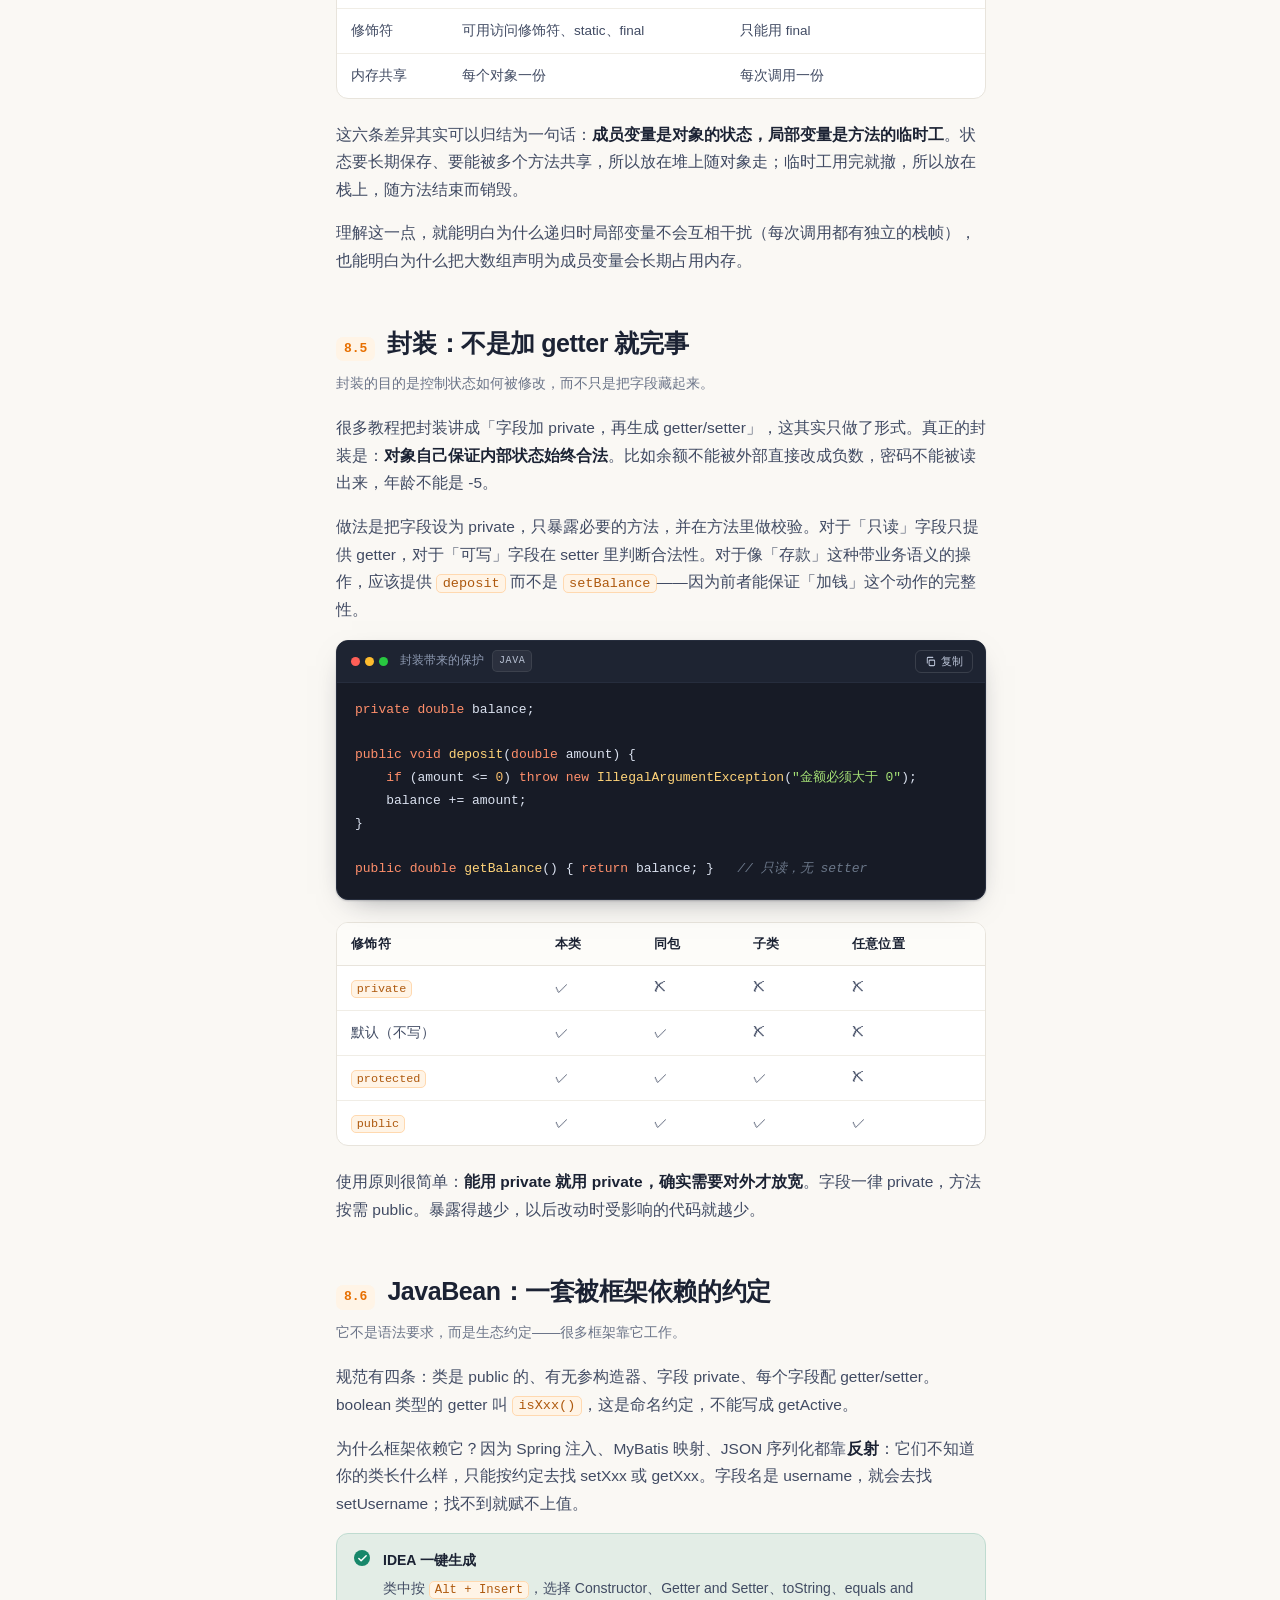
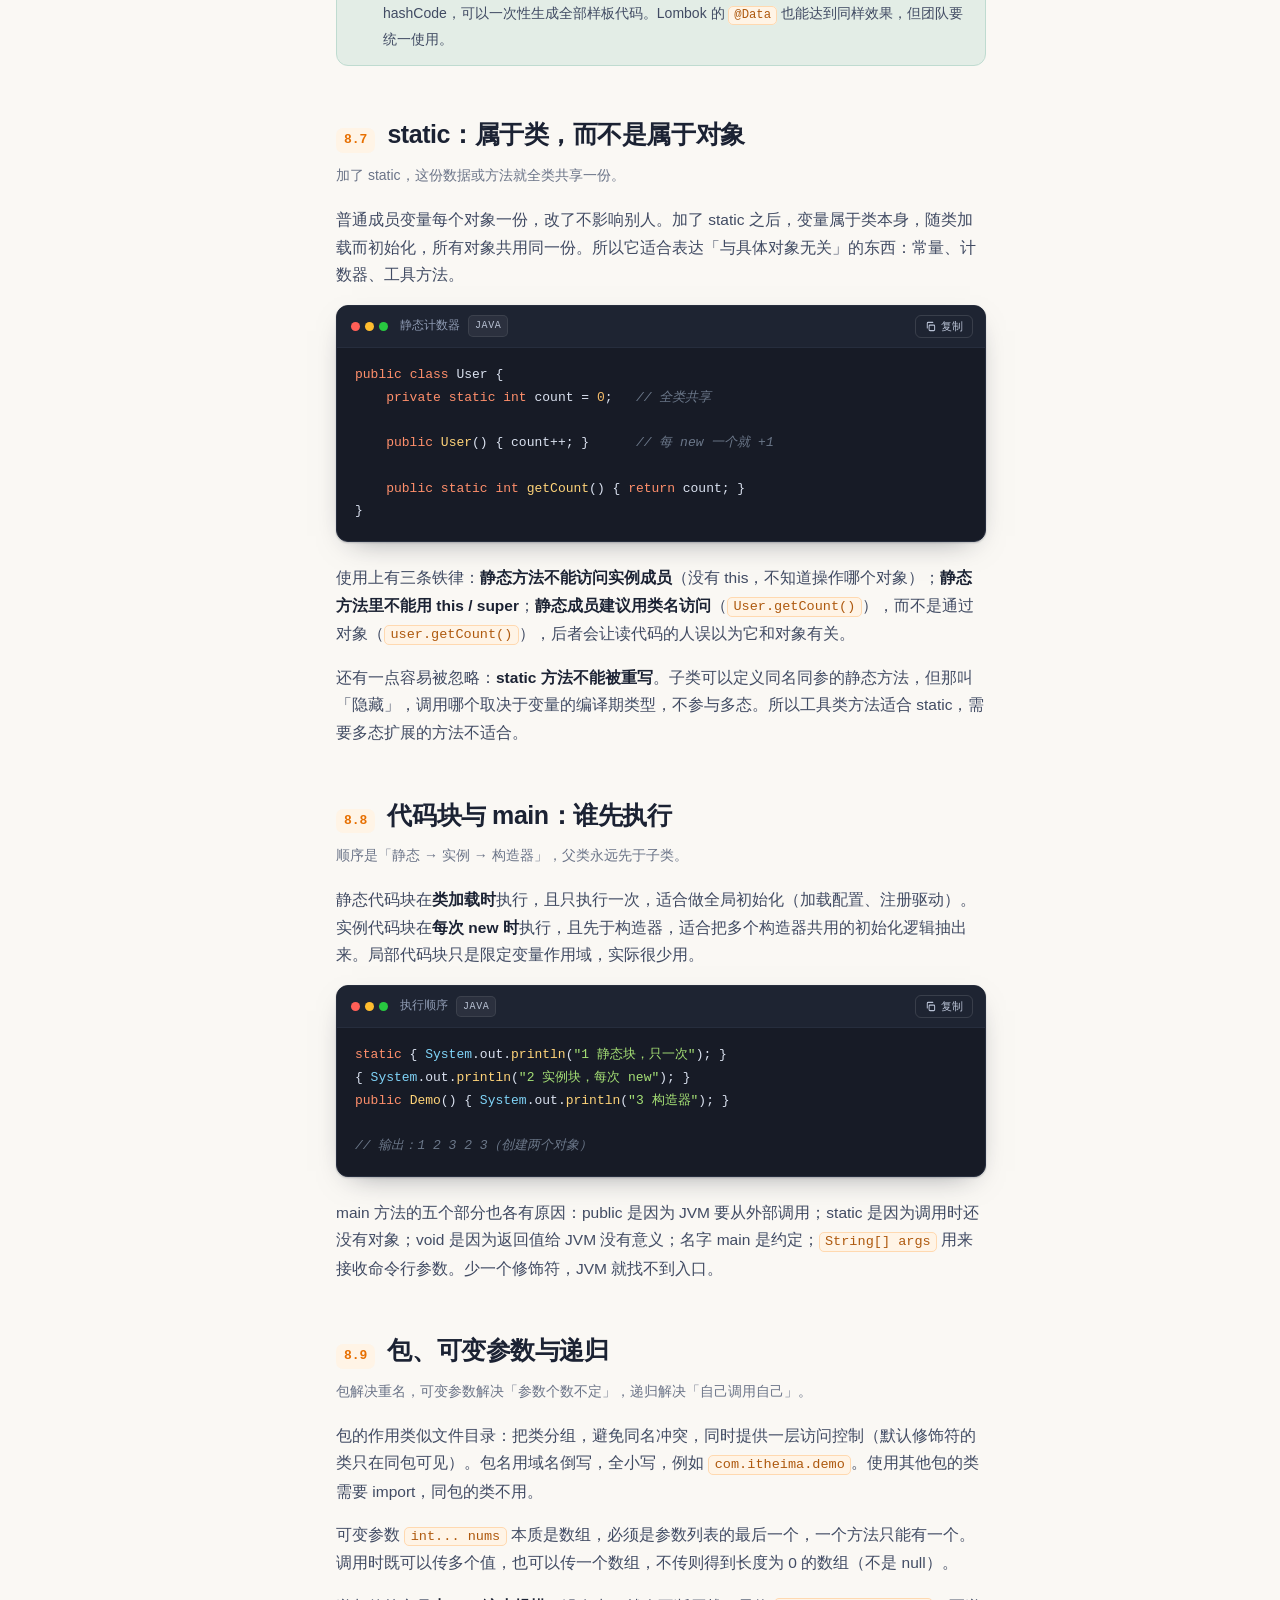
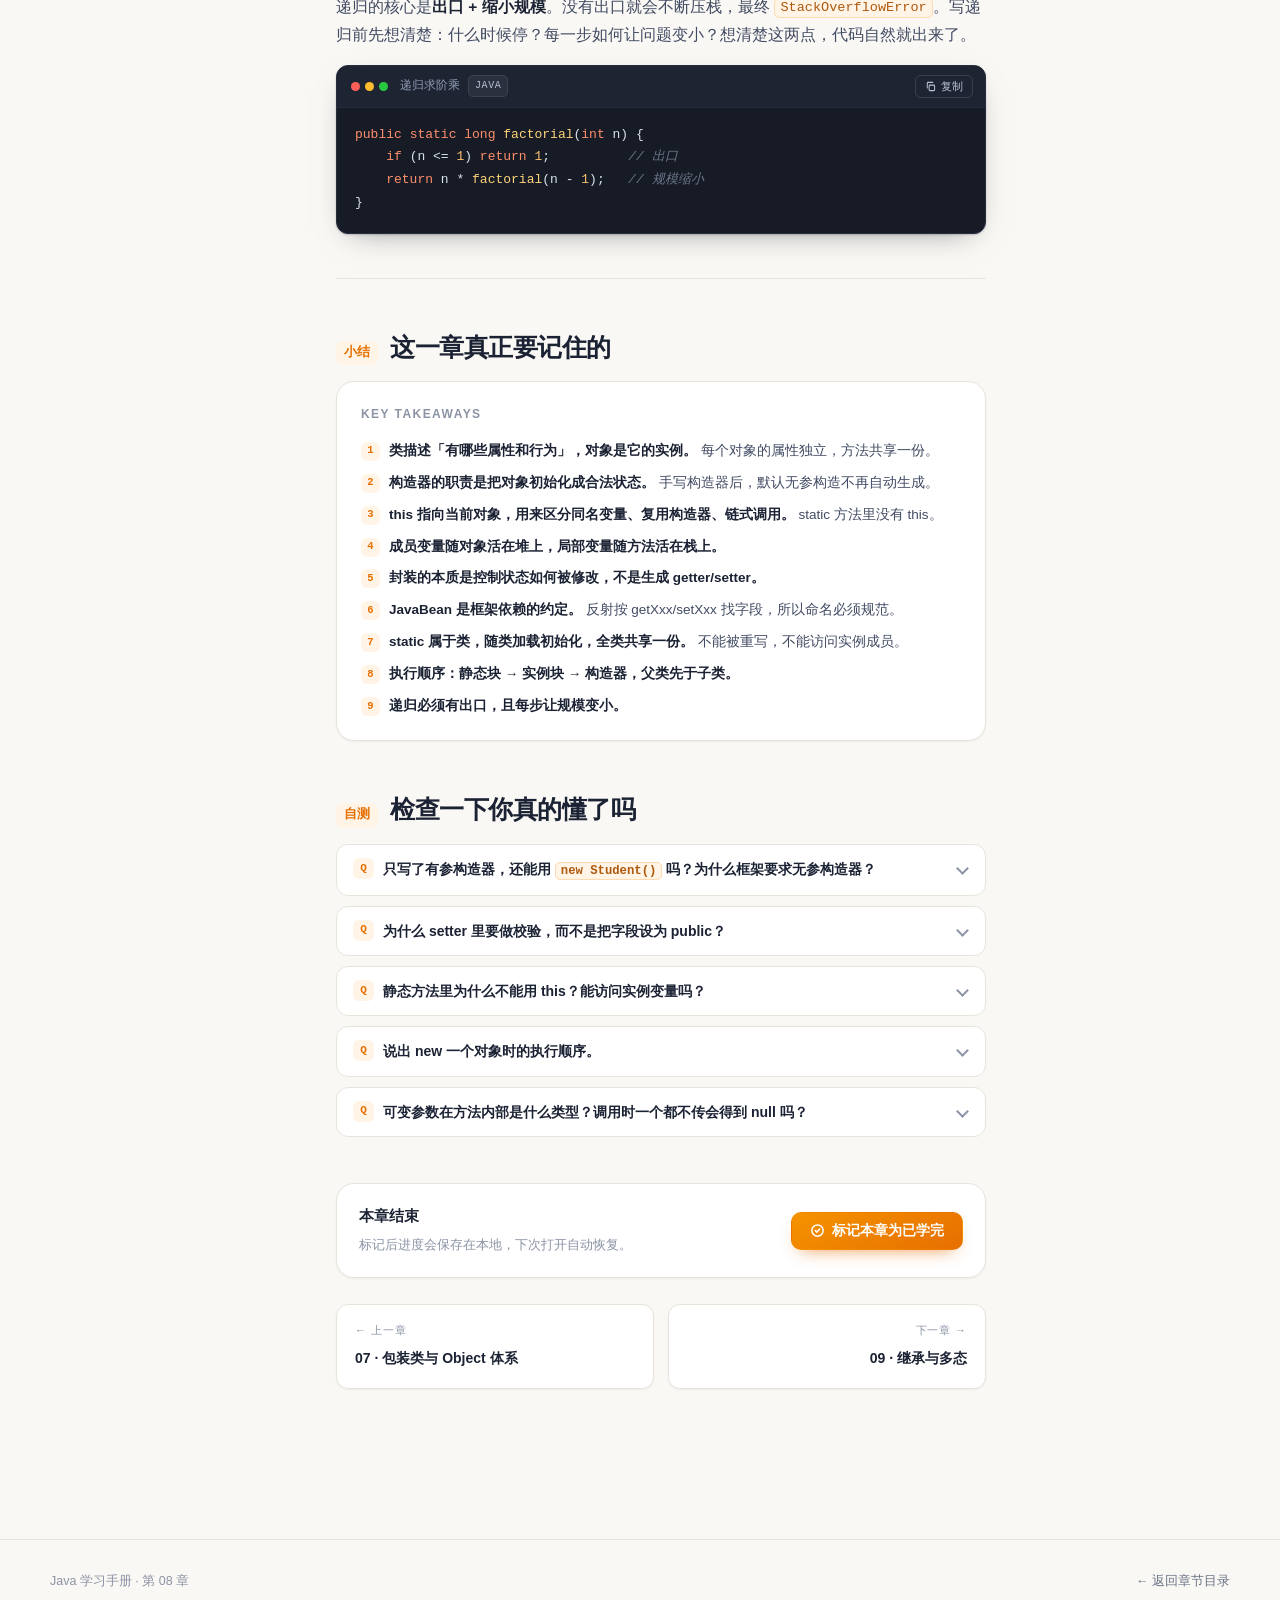
<file: chapters/ch08.html>
<!DOCTYPE html>
<html lang="zh-CN">
<head>
<meta charset="UTF-8">
<meta name="viewport" content="width=device-width, initial-scale=1">
<title>第 08 章 · 类与对象 | Java 学习手册</title>
<meta name="description" content="面向对象思维、类与对象、构造器、this 关键字、成员变量与局部变量、封装与访问控制、JavaBean、static、代码块、包与可变参数。">
<link rel="icon" href="data:image/svg+xml,%3Csvg xmlns='http://www.w3.org/2000/svg' viewBox='0 0 32 32'%3E%3Crect width='32' height='32' rx='8' fill='%23e76f00'/%3E%3Ctext x='16' y='23' font-family='monospace' font-size='19' font-weight='700' fill='white' text-anchor='middle'%3EJ%3C/text%3E%3C/svg%3E">
<script>try{(function(){var a=JSON.parse(localStorage.getItem("java-appearance")||"null");if(!a)return;var r=document.documentElement,m={theme:"theme",ink:"ink",codeBg:"code-bg",codeInk:"code-ink",font:"font",leading:"leading",width:"width"};for(var k in m){var v=a[k];if(!v||(k==="ink"&&v==="auto"))continue;r.setAttribute("data-"+m[k],v);}})()}catch(e){}</script>
<link rel="stylesheet" href="../assets/css/main.css?v=20261111b">
</head>
<body data-root="../" data-page="ch08">

<div class="readbar"></div>

<header class="topbar">
  <button class="icon-btn menu-btn" data-menu aria-label="打开目录">
    <svg width="17" height="17" viewBox="0 0 24 24" fill="none" stroke="currentColor" stroke-width="2.2" stroke-linecap="round"><path d="M4 7h16M4 12h16M4 17h16"/></svg>
  </button>
  <a class="brand" href="../index.html">
    <span class="brand-mark">J</span>
    <span class="brand-text">
      <span class="brand-name">Java 学习手册</span>
      <span class="brand-sub">JavaSE · 12 chapters</span>
    </span>
  </a>
  <nav class="topbar-nav">
    <a href="../index.html">首页</a>
    <a href="../index.html#chapters" class="active">章节目录</a>
    <a href="../index.html#path">学习路径</a>
    <a href="../index.html#tips">学习建议</a>
  </nav>
  <div class="topbar-spacer"></div>
  <button class="search-trigger" data-search-open>
    <svg width="15" height="15" viewBox="0 0 24 24" fill="none" stroke="currentColor" stroke-width="2.2" stroke-linecap="round"><circle cx="11" cy="11" r="7"/><path d="m20 20-3.6-3.6"/></svg>
    <span>搜索知识点…</span>
    <kbd>Ctrl K</kbd>
  </button>
  <div class="progress-pill" data-progress-pill></div>
</header>

<div class="shell">
  <aside class="sidebar" data-sidebar></aside>
  <div class="main">
    <div class="doc-with-toc">
      <article class="doc">

        <header class="chapter-head">
          <span class="kicker">第 08 章 · 面向对象</span>
          <h1>类与对象： <em>换一种方式组织代码</em></h1>
          <p class="lede">前面的章节里，数据和操作是分开的：一堆变量配一堆方法。面向对象把它们捆在一起，让「一个学生」同时拥有姓名、成绩和行为。这不是语法变化，而是思维方式的切换——这一章是整门课的分水岭。</p>
          <div class="meta-row">
            <span class="meta-chip"><svg width="13" height="13" viewBox="0 0 24 24" fill="none" stroke="currentColor" stroke-width="2"><circle cx="12" cy="12" r="9"/><path d="M12 7v5l3 2"/></svg>约 <b>80 分钟</b></span>
            <span class="meta-chip">9 个知识点</span>
            <span class="meta-chip">面向对象基石</span>
            <span class="meta-chip">前置：第 07 章</span>
          </div>
        </header>

        <div class="objectives">
          <h4>学完这一章，你应该能够</h4>
          <ul>
            <li>用「属性 + 行为」描述一个现实事物</li>
            <li>写出带参/无参构造器并解释职责</li>
            <li>用 this 解决同名与构造器复用</li>
            <li>列出成员变量与局部变量的五处差异</li>
            <li>用封装保护对象的状态</li>
            <li>说清 static 与非 static 的边界</li>
            <li>解释 new 一个对象的完整顺序</li>
          </ul>
        </div>

        <h2 id="oop-intro"><span class="h2-num">8.1</span>先想「有哪些事物」，再想「怎么算」</h2>
        <p class="h2-sub">面向对象的第一步不是写类，而是识别对象。</p>

        <p>假设要做一个学生成绩管理功能。面向过程的思路是：定义一个数组存成绩、定义几个方法算总分、算平均、排序。数据和方法是分离的，方法多了以后，谁都能改数组，改坏了也查不出来。</p>

        <p>面向对象的思路是先问：这里有哪些「事物」？学生、课程、班级。每个事物有自己的<strong>属性</strong>（姓名、学号、成绩）和<strong>行为</strong>（选课、计算绩点）。把这些打包成一个类，数据就只能通过它自己提供的方法来访问，边界清晰了。</p>

        <div class="concept">
          <span class="co-label">类与对象</span>
          <p><strong>类</strong>是模板，描述一类事物共有的属性和行为，写在代码里。<strong>对象</strong>是按模板创建出来的具体实例，存在于内存中。一个类可以创建无数个对象，每个对象有自己独立的属性值，但共享同一份方法代码。</p>
        </div>

        <div class="code-card">
          <div class="code-head"><span class="code-dots"><i></i><i></i><i></i></span><span class="code-file">类与对象</span><span class="code-lang">java</span></div>
          <pre><code>public class Student {
    String name;          // 属性
    int age;
    double score;

    void introduce() {    // 行为
        System.out.println(name + "，" + age + " 岁");
    }
}

Student s = new Student();   // 创建对象
s.name = "张三";
s.introduce();</code></pre>
        </div>

        <p>对象的内存结构值得想清楚：<code>s</code> 这个引用在栈上，对象实体在堆上，三个属性依次排在实体里。方法不在对象里——方法只有一份，存在方法区，调用时通过隐式的 <code>this</code> 知道操作的是哪个对象。这也解释了两个对象为什么互不影响：它们的属性各自独立。</p>

        <h2 id="constructor"><span class="h2-num">8.2</span>构造器：对象出生的那一刻</h2>
        <p class="h2-sub">它的唯一职责，是把对象初始化成一个合法状态。</p>

        <p><code>new</code> 的时候会自动调用构造器。构造器名字必须与类名相同、没有返回值类型（连 void 都不能写）。它的意义在于：保证对象一旦被创建出来，就是可用的，而不是一堆默认值。</p>

        <p>如果不写任何构造器，编译器会自动补一个公共无参构造器。但<strong>只要你手写了任意一个构造器，这个赠送就取消了</strong>——这也是为什么很多框架要求实体类必须有显式无参构造器：它们通过反射创建对象，找不到就报错。</p>

        <div class="code-card">
          <div class="code-head"><span class="code-dots"><i></i><i></i><i></i></span><span class="code-file">构造器重载与复用</span><span class="code-lang">java</span></div>
          <pre><code>public Student() { }                       // 无参：留给框架

public Student(String name, int age) {
    this.name = name;                      // this 区分成员与参数
    this.age = age;
}

public Student(String name, int age, double score) {
    this(name, age);                       // 复用上面的构造器
    this.score = score;
}</code></pre>
        </div>

        <p>实际项目中常见的写法是「全参构造 + 无参构造」并存：全参方便手写创建，无参供框架反射使用。构造器里还应做基本校验（如年龄不能为负），让非法对象根本创建不出来——这是比 setter 校验更早的一道防线。</p>

        <h2 id="this"><span class="h2-num">8.3</span>this：当前对象的引用</h2>
        <p class="h2-sub">它解决两个问题：变量同名、构造器复用。</p>

        <p><code>this</code> 是一个隐式参数，指向「正在调用这个方法的对象」。当成员变量和参数同名时，不加 this 会优先使用参数（就近原则），加了 this 才明确指成员变量。这是 this 最常见的用途。</p>

        <p>第二个用途是 <code>this(...)</code> 调用本类的另一个构造器，用来避免重复的初始化代码。它必须写在构造器第一行，且不能和 <code>super(...)</code> 同时出现——因为两者都要求占据第一行。</p>

        <p>第三个用途是返回 this 实现<strong>链式调用</strong>，很多框架的 Builder 模式和 StringBuffer 的 append 都是这个套路。</p>

        <div class="callout danger">
          <span class="co-title">static 方法里没有 this</span>
          <p>静态方法属于类，调用它的时候可能根本没有对象存在，所以 <code>this</code> 无从指向。在 static 方法里使用 this 会直接编译报错，这也是「静态方法不能访问实例成员」的根本原因。</p>
        </div>

        <h2 id="var-scope"><span class="h2-num">8.4</span>成员变量与局部变量：两种生命周期</h2>
        <p class="h2-sub">放在哪里，决定了它活多久、谁能看见、有没有默认值。</p>

        <div class="table-wrap">
          <table>
            <thead><tr><th>对比项</th><th>成员变量</th><th>局部变量</th></tr></thead>
            <tbody>
              <tr><td>声明位置</td><td>类体中、方法外</td><td>方法体、代码块、参数列表</td></tr>
              <tr><td>存储位置</td><td>堆（属于对象）</td><td>栈（属于方法调用）</td></tr>
              <tr><td>默认值</td><td>有（0 / 0.0 / false / null）</td><td>无，必须先赋值</td></tr>
              <tr><td>生命周期</td><td>对象创建到被回收</td><td>方法进栈到出栈</td></tr>
              <tr><td>修饰符</td><td>可用访问修饰符、static、final</td><td>只能用 final</td></tr>
              <tr><td>内存共享</td><td>每个对象一份</td><td>每次调用一份</td></tr>
            </tbody>
          </table>
        </div>

        <p>这六条差异其实可以归结为一句话：<strong>成员变量是对象的状态，局部变量是方法的临时工</strong>。状态要长期保存、要能被多个方法共享，所以放在堆上随对象走；临时工用完就撤，所以放在栈上，随方法结束而销毁。</p>

        <p>理解这一点，就能明白为什么递归时局部变量不会互相干扰（每次调用都有独立的栈帧），也能明白为什么把大数组声明为成员变量会长期占用内存。</p>

        <h2 id="encapsulation"><span class="h2-num">8.5</span>封装：不是加 getter 就完事</h2>
        <p class="h2-sub">封装的目的是控制状态如何被修改，而不只是把字段藏起来。</p>

        <p>很多教程把封装讲成「字段加 private，再生成 getter/setter」，这其实只做了形式。真正的封装是：<strong>对象自己保证内部状态始终合法</strong>。比如余额不能被外部直接改成负数，密码不能被读出来，年龄不能是 -5。</p>

        <p>做法是把字段设为 private，只暴露必要的方法，并在方法里做校验。对于「只读」字段只提供 getter，对于「可写」字段在 setter 里判断合法性。对于像「存款」这种带业务语义的操作，应该提供 <code>deposit</code> 而不是 <code>setBalance</code>——因为前者能保证「加钱」这个动作的完整性。</p>

        <div class="code-card">
          <div class="code-head"><span class="code-dots"><i></i><i></i><i></i></span><span class="code-file">封装带来的保护</span><span class="code-lang">java</span></div>
          <pre><code>private double balance;

public void deposit(double amount) {
    if (amount &lt;= 0) throw new IllegalArgumentException("金额必须大于 0");
    balance += amount;
}

public double getBalance() { return balance; }   // 只读，无 setter</code></pre>
        </div>

        <div class="table-wrap">
          <table>
            <thead><tr><th>修饰符</th><th>本类</th><th>同包</th><th>子类</th><th>任意位置</th></tr></thead>
            <tbody>
              <tr><td><code>private</code></td><td>✓</td><td>✗</td><td>✗</td><td>✗</td></tr>
              <tr><td>默认（不写）</td><td>✓</td><td>✓</td><td>✗</td><td>✗</td></tr>
              <tr><td><code>protected</code></td><td>✓</td><td>✓</td><td>✓</td><td>✗</td></tr>
              <tr><td><code>public</code></td><td>✓</td><td>✓</td><td>✓</td><td>✓</td></tr>
            </tbody>
          </table>
        </div>

        <p>使用原则很简单：<strong>能用 private 就用 private，确实需要对外才放宽</strong>。字段一律 private，方法按需 public。暴露得越少，以后改动时受影响的代码就越少。</p>

        <h2 id="javabean"><span class="h2-num">8.6</span>JavaBean：一套被框架依赖的约定</h2>
        <p class="h2-sub">它不是语法要求，而是生态约定——很多框架靠它工作。</p>

        <p>规范有四条：类是 public 的、有无参构造器、字段 private、每个字段配 getter/setter。boolean 类型的 getter 叫 <code>isXxx()</code>，这是命名约定，不能写成 getActive。</p>

        <p>为什么框架依赖它？因为 Spring 注入、MyBatis 映射、JSON 序列化都靠<strong>反射</strong>：它们不知道你的类长什么样，只能按约定去找 setXxx 或 getXxx。字段名是 username，就会去找 setUsername；找不到就赋不上值。</p>

        <div class="callout tip">
          <span class="co-title">IDEA 一键生成</span>
          <p>类中按 <code>Alt + Insert</code>，选择 Constructor、Getter and Setter、toString、equals and hashCode，可以一次性生成全部样板代码。Lombok 的 <code>@Data</code> 也能达到同样效果，但团队要统一使用。</p>
        </div>

        <h2 id="static"><span class="h2-num">8.7</span>static：属于类，而不是属于对象</h2>
        <p class="h2-sub">加了 static，这份数据或方法就全类共享一份。</p>

        <p>普通成员变量每个对象一份，改了不影响别人。加了 static 之后，变量属于类本身，随类加载而初始化，所有对象共用同一份。所以它适合表达「与具体对象无关」的东西：常量、计数器、工具方法。</p>

        <div class="code-card">
          <div class="code-head"><span class="code-dots"><i></i><i></i><i></i></span><span class="code-file">静态计数器</span><span class="code-lang">java</span></div>
          <pre><code>public class User {
    private static int count = 0;   // 全类共享

    public User() { count++; }      // 每 new 一个就 +1

    public static int getCount() { return count; }
}</code></pre>
        </div>

        <p>使用上有三条铁律：<strong>静态方法不能访问实例成员</strong>（没有 this，不知道操作哪个对象）；<strong>静态方法里不能用 this / super</strong>；<strong>静态成员建议用类名访问</strong>（<code>User.getCount()</code>），而不是通过对象（<code>user.getCount()</code>），后者会让读代码的人误以为它和对象有关。</p>

        <p>还有一点容易被忽略：<strong>static 方法不能被重写</strong>。子类可以定义同名同参的静态方法，但那叫「隐藏」，调用哪个取决于变量的编译期类型，不参与多态。所以工具类方法适合 static，需要多态扩展的方法不适合。</p>

        <h2 id="block-main"><span class="h2-num">8.8</span>代码块与 main：谁先执行</h2>
        <p class="h2-sub">顺序是「静态 → 实例 → 构造器」，父类永远先于子类。</p>

        <p>静态代码块在<strong>类加载时</strong>执行，且只执行一次，适合做全局初始化（加载配置、注册驱动）。实例代码块在<strong>每次 new 时</strong>执行，且先于构造器，适合把多个构造器共用的初始化逻辑抽出来。局部代码块只是限定变量作用域，实际很少用。</p>

        <div class="code-card">
          <div class="code-head"><span class="code-dots"><i></i><i></i><i></i></span><span class="code-file">执行顺序</span><span class="code-lang">java</span></div>
          <pre><code>static { System.out.println("1 静态块，只一次"); }
{ System.out.println("2 实例块，每次 new"); }
public Demo() { System.out.println("3 构造器"); }

// 输出：1 2 3 2 3（创建两个对象）</code></pre>
        </div>

        <p>main 方法的五个部分也各有原因：public 是因为 JVM 要从外部调用；static 是因为调用时还没有对象；void 是因为返回值给 JVM 没有意义；名字 main 是约定；<code>String[] args</code> 用来接收命令行参数。少一个修饰符，JVM 就找不到入口。</p>

        <h2 id="package"><span class="h2-num">8.9</span>包、可变参数与递归</h2>
        <p class="h2-sub">包解决重名，可变参数解决「参数个数不定」，递归解决「自己调用自己」。</p>

        <p>包的作用类似文件目录：把类分组，避免同名冲突，同时提供一层访问控制（默认修饰符的类只在同包可见）。包名用域名倒写，全小写，例如 <code>com.itheima.demo</code>。使用其他包的类需要 import，同包的类不用。</p>

        <p>可变参数 <code>int... nums</code> 本质是数组，必须是参数列表的最后一个，一个方法只能有一个。调用时既可以传多个值，也可以传一个数组，不传则得到长度为 0 的数组（不是 null）。</p>

        <p>递归的核心是<strong>出口 + 缩小规模</strong>。没有出口就会不断压栈，最终 <code>StackOverflowError</code>。写递归前先想清楚：什么时候停？每一步如何让问题变小？想清楚这两点，代码自然就出来了。</p>

        <div class="code-card">
          <div class="code-head"><span class="code-dots"><i></i><i></i><i></i></span><span class="code-file">递归求阶乘</span><span class="code-lang">java</span></div>
          <pre><code>public static long factorial(int n) {
    if (n &lt;= 1) return 1;          // 出口
    return n * factorial(n - 1);   // 规模缩小
}</code></pre>
        </div>

        <hr>

        <h2 id="summary"><span class="h2-num">小结</span>这一章真正要记住的</h2>
        <div class="summary">
          <h4>Key takeaways</h4>
          <ol>
            <li><strong>类描述「有哪些属性和行为」，对象是它的实例。</strong> 每个对象的属性独立，方法共享一份。</li>
            <li><strong>构造器的职责是把对象初始化成合法状态。</strong> 手写构造器后，默认无参构造不再自动生成。</li>
            <li><strong>this 指向当前对象，用来区分同名变量、复用构造器、链式调用。</strong> static 方法里没有 this。</li>
            <li><strong>成员变量随对象活在堆上，局部变量随方法活在栈上。</strong></li>
            <li><strong>封装的本质是控制状态如何被修改，不是生成 getter/setter。</strong></li>
            <li><strong>JavaBean 是框架依赖的约定。</strong> 反射按 getXxx/setXxx 找字段，所以命名必须规范。</li>
            <li><strong>static 属于类，随类加载初始化，全类共享一份。</strong> 不能被重写，不能访问实例成员。</li>
            <li><strong>执行顺序：静态块 → 实例块 → 构造器，父类先于子类。</strong></li>
            <li><strong>递归必须有出口，且每步让规模变小。</strong></li>
          </ol>
        </div>

        <h2 id="quiz"><span class="h2-num">自测</span>检查一下你真的懂了吗</h2>
        <div class="quiz">
          <details>
            <summary>只写了有参构造器，还能用 <code>new Student()</code> 吗？为什么框架要求无参构造器？</summary>
            <div class="answer">不能。默认无参构造器只在「完全没有构造器」时由编译器添加。框架（Spring、MyBatis、JSON 库）通过反射 newInstance() 创建对象，必须有可访问的无参构造器。</div>
          </details>
          <details>
            <summary>为什么 setter 里要做校验，而不是把字段设为 public？</summary>
            <div class="answer">public 字段无法阻止非法赋值，对象状态会失控；setter 可以在赋值前校验、转换、触发副作用，并在不改变调用方代码的前提下修改内部实现——这是封装的核心价值。</div>
          </details>
          <details>
            <summary>静态方法里为什么不能用 this？能访问实例变量吗？</summary>
            <div class="answer">静态方法属于类，调用时可能根本没有对象，所以没有 this；同理不能直接访问实例变量/方法，必须先创建对象再通过对象访问。</div>
          </details>
          <details>
            <summary>说出 new 一个对象时的执行顺序。</summary>
            <div class="answer">类加载（首次）→ 静态代码块 → 分配内存并给成员变量默认值 → 实例代码块 → 构造器 → 返回引用。若有父类，父类的静态块、实例块、构造器都先于子类。</div>
          </details>
          <details>
            <summary>可变参数在方法内部是什么类型？调用时一个都不传会得到 null 吗？</summary>
            <div class="answer">本质是数组（<code>int[]</code>），可以直接用 length 和增强 for 遍历。不传参数时得到长度为 0 的数组，不是 null，所以可以直接遍历。</div>
          </details>
        </div>

        <div class="chapter-cta">
          <div class="txt">
            <strong>本章结束</strong>
            <span>标记后进度会保存在本地，下次打开自动恢复。</span>
          </div>
          <button class="btn btn-primary" id="markDone" type="button"></button>
        </div>

        <nav class="chapter-nav">
          <a href="ch07.html">
            <span class="dir">← 上一章</span>
            <span class="ttl">07 · 包装类与 Object 体系</span>
          </a>
          <a class="next" href="ch09.html">
            <span class="dir">下一章 →</span>
            <span class="ttl">09 · 继承与多态</span>
          </a>
        </nav>

      </article>
      <aside class="toc" data-toc></aside>
    </div>
  </div>
</div>

<footer class="footer">
  <div class="footer-inner">
    <span>Java 学习手册 · 第 08 章</span>
    <a href="../index.html#chapters">← 返回章节目录</a>
  </div>
</footer>

<button class="to-top" aria-label="回到顶部">
  <svg width="17" height="17" viewBox="0 0 24 24" fill="none" stroke="currentColor" stroke-width="2.2" stroke-linecap="round" stroke-linejoin="round"><path d="M12 19V5M6 11l6-6 6 6"/></svg>
</button>

<script src="../assets/js/data.js?v=20261111b"></script>
<script src="../assets/js/site.js?v=20261111b"></script>
</body>
</html>
</file>
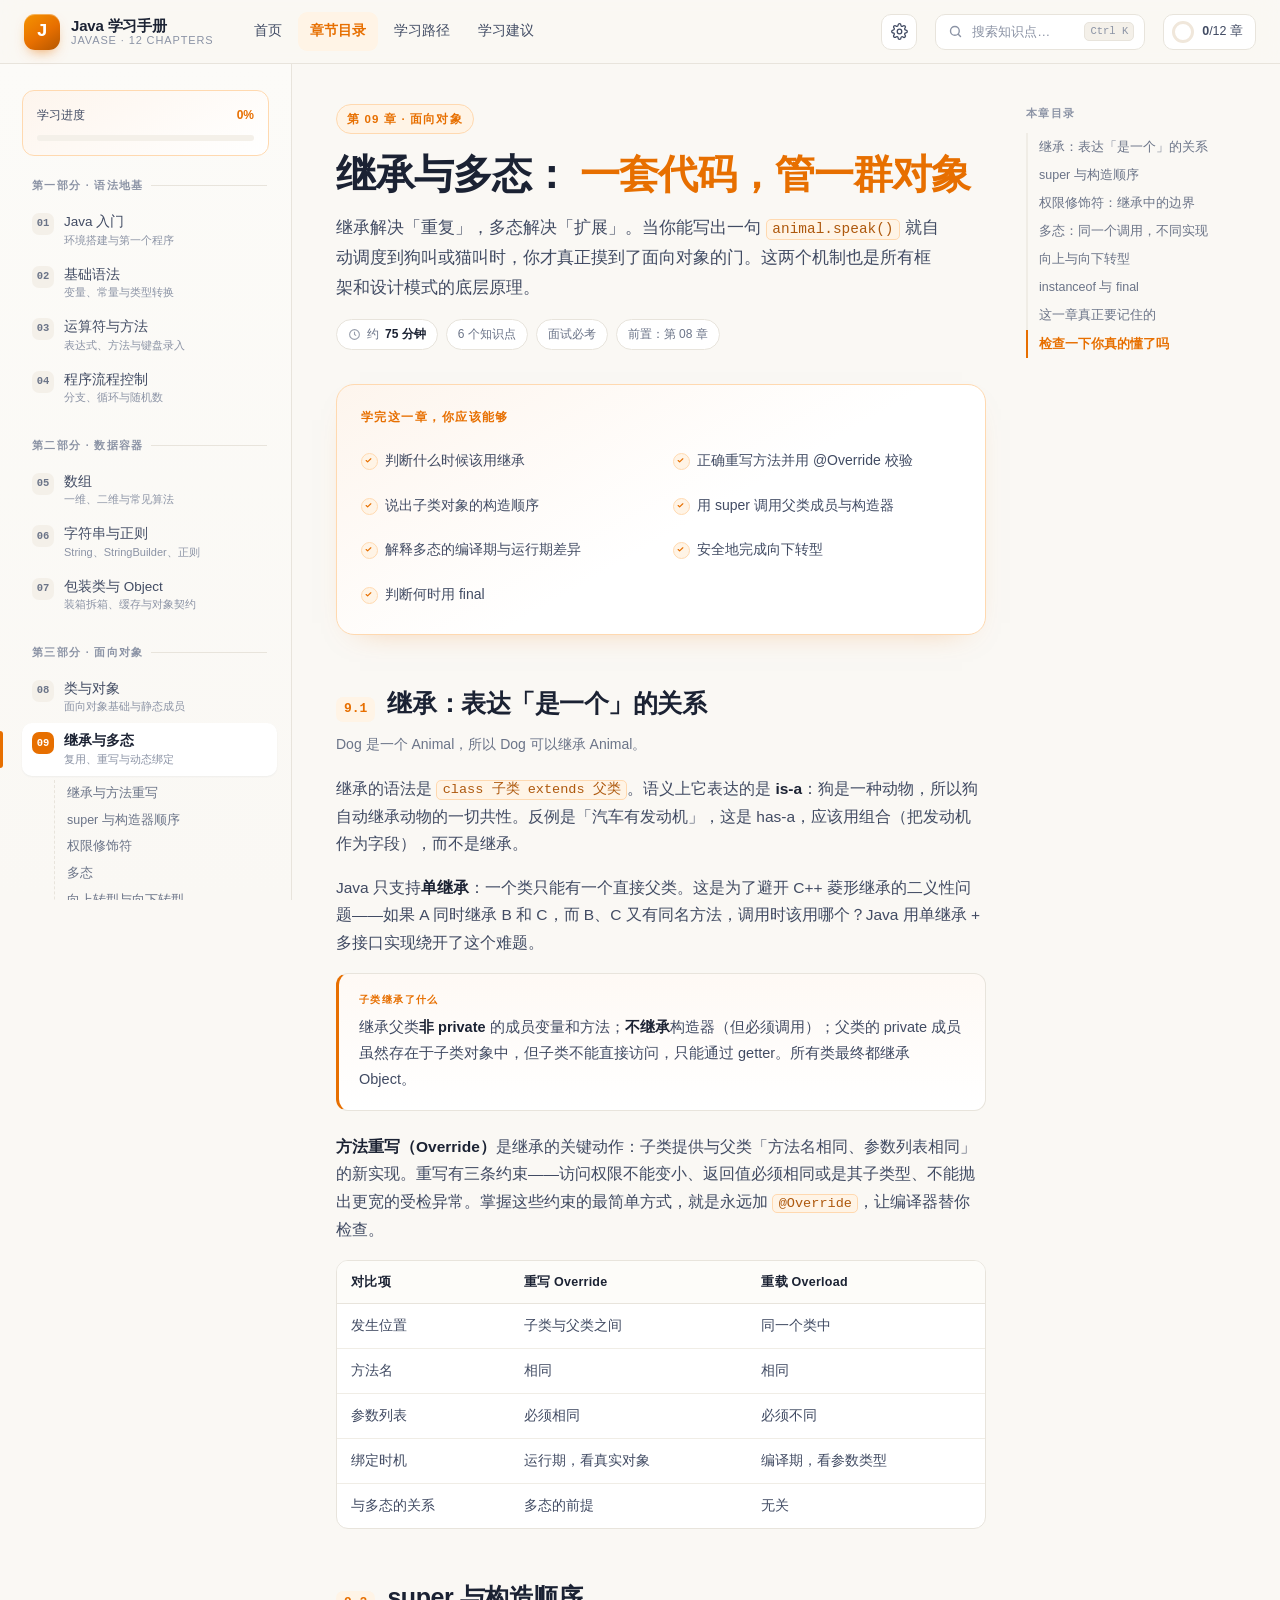
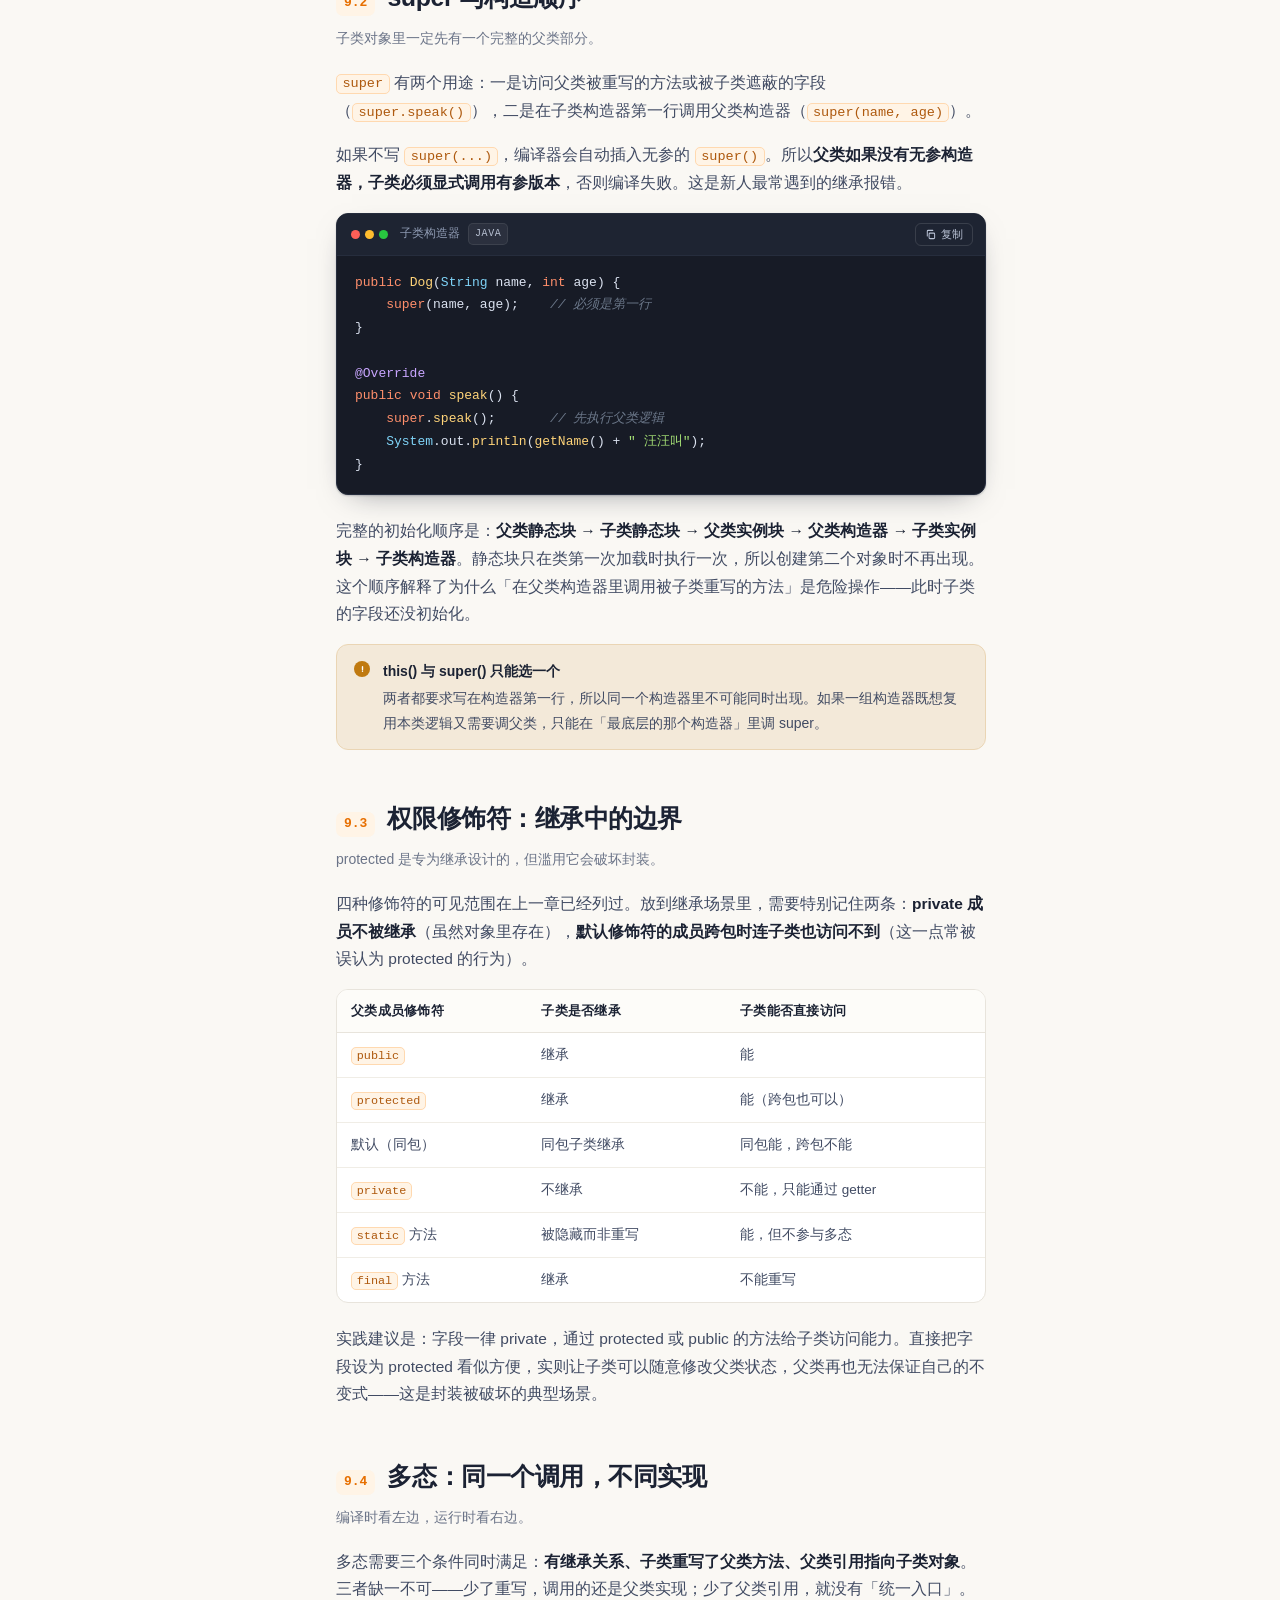
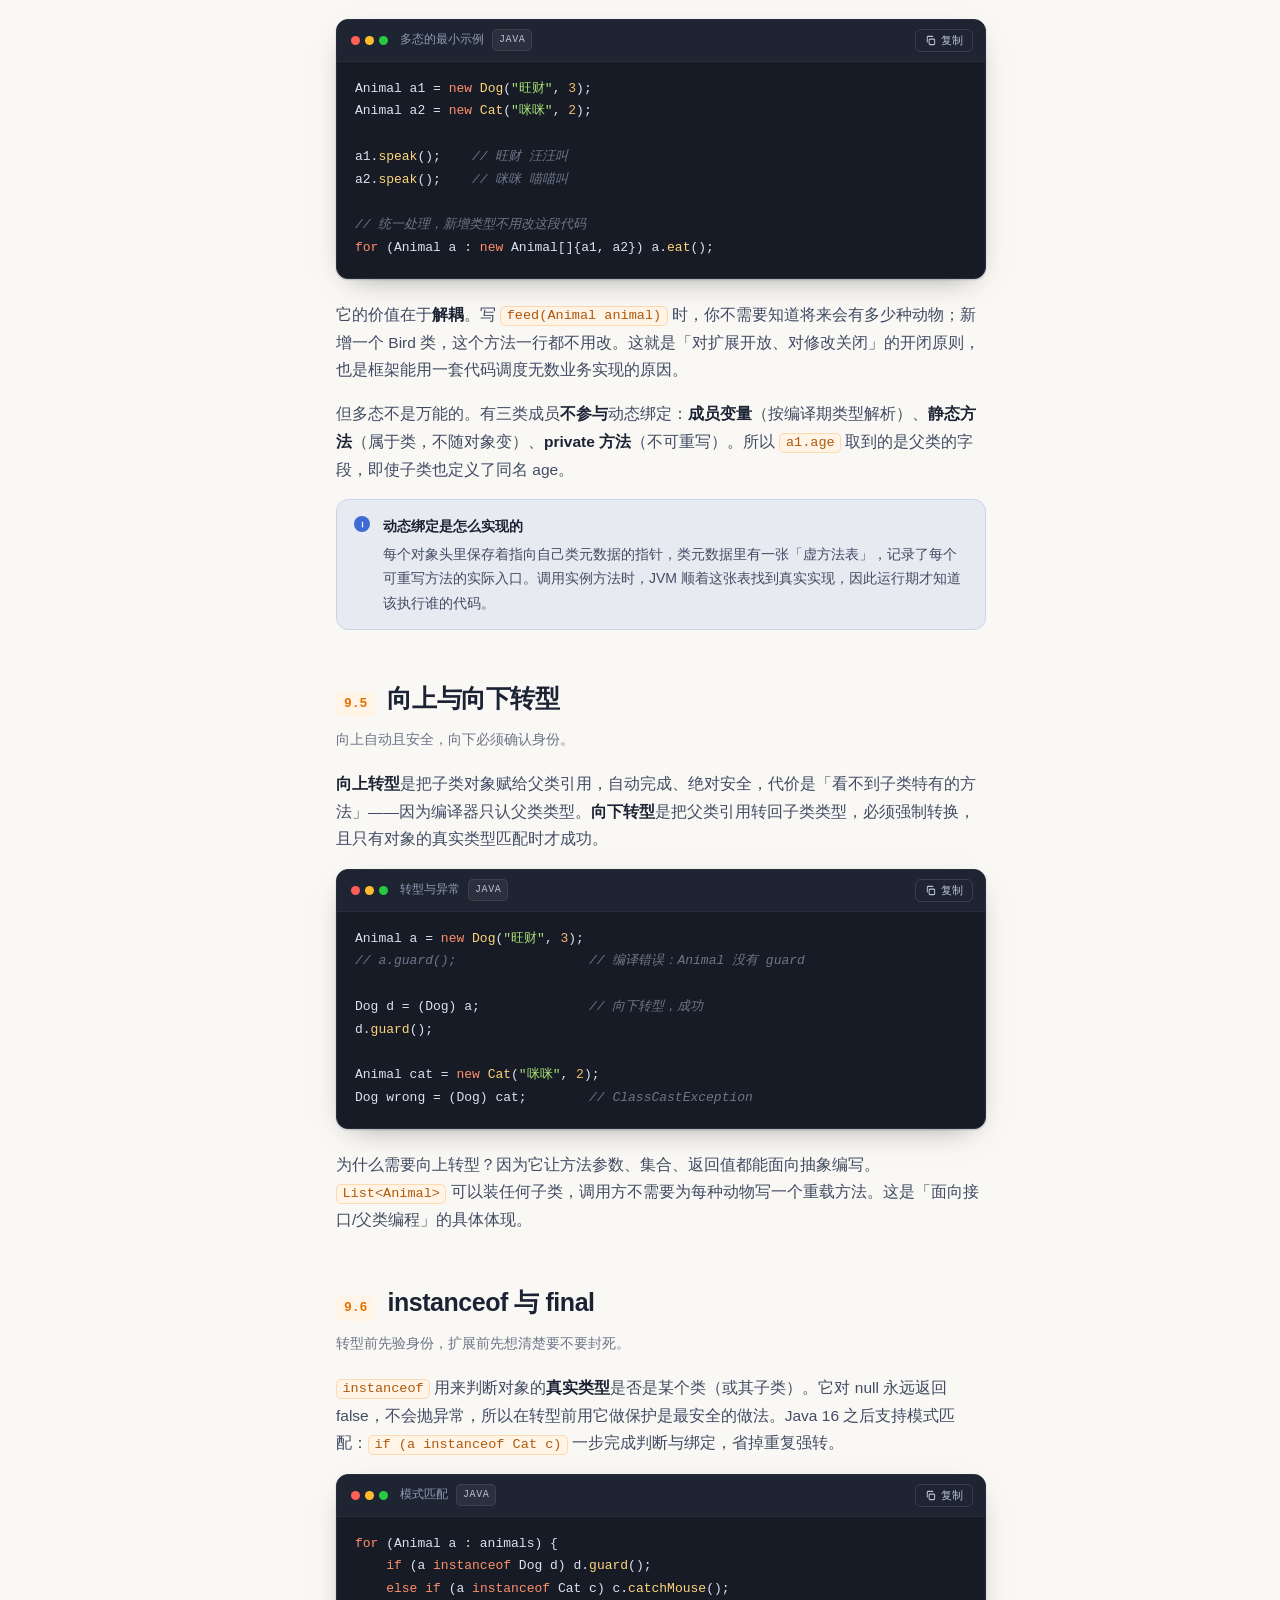
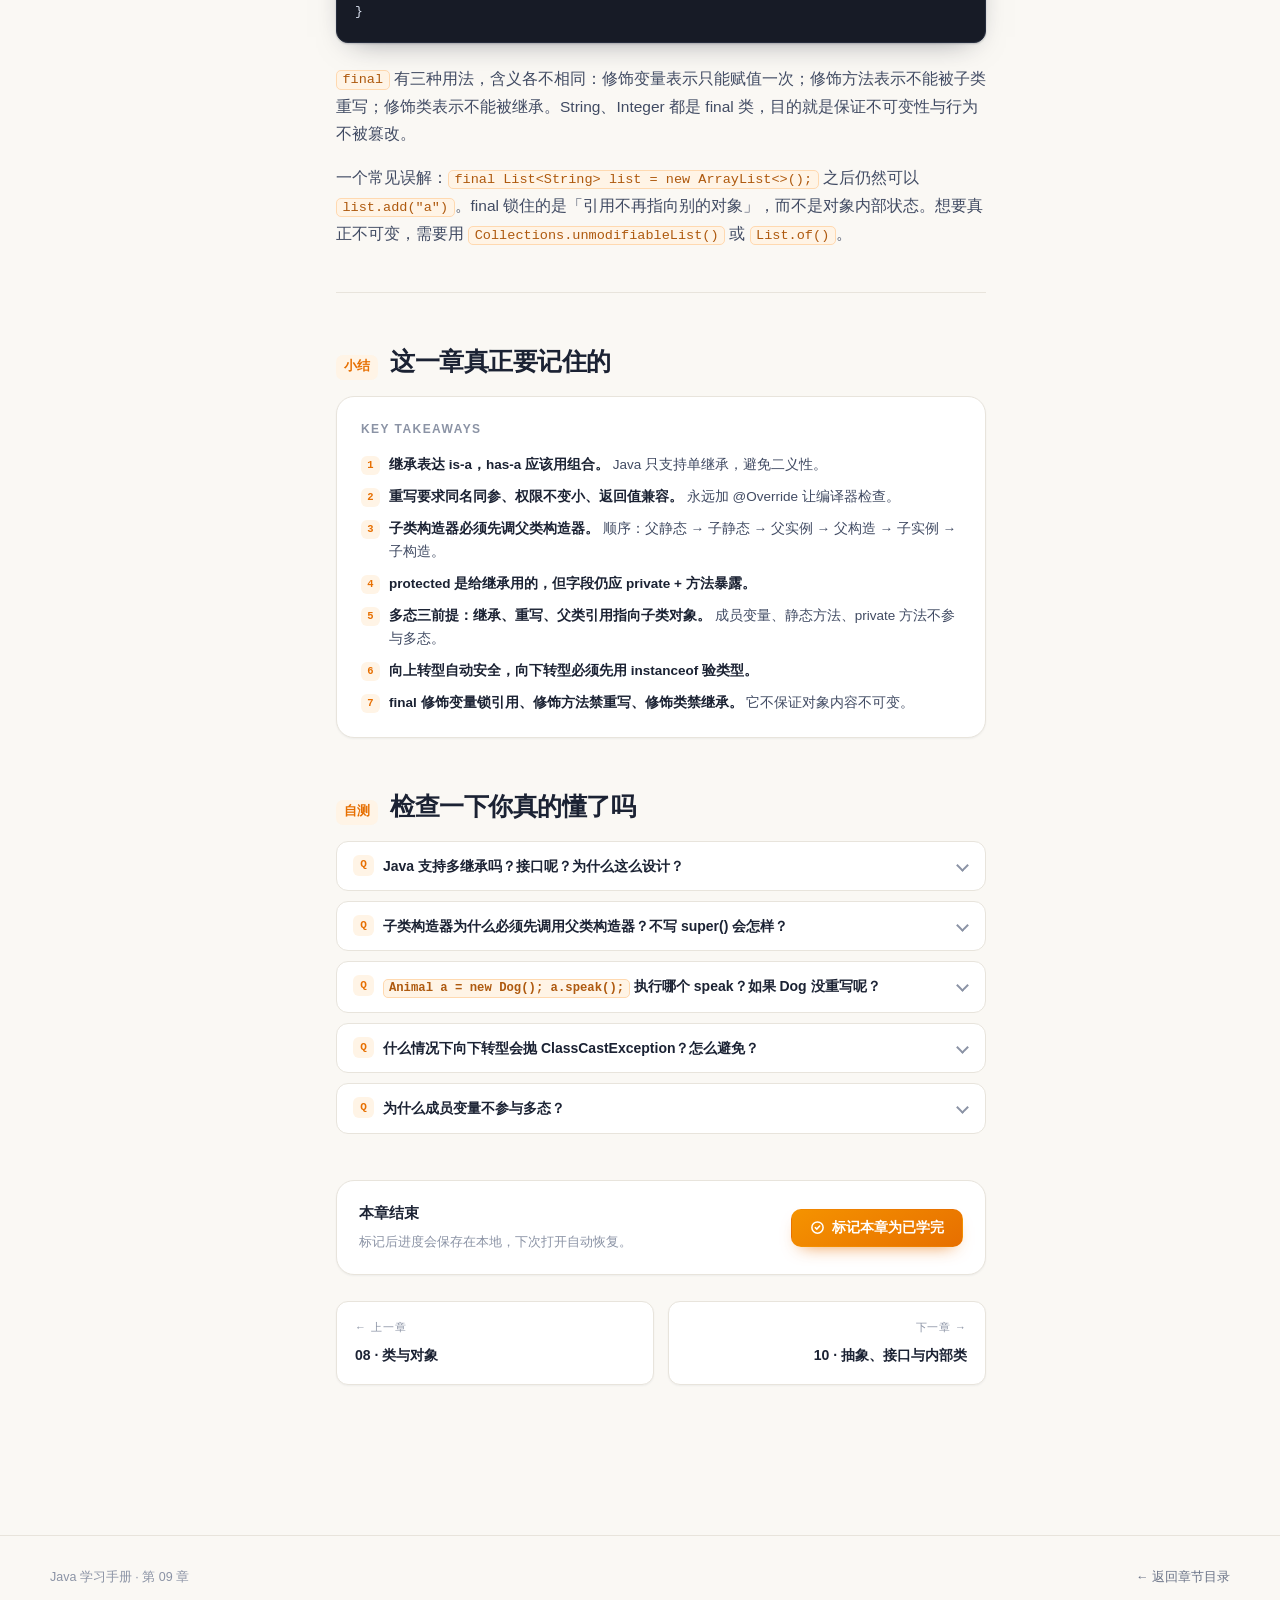
<file: chapters/ch09.html>
<!DOCTYPE html>
<html lang="zh-CN">
<head>
<meta charset="UTF-8">
<meta name="viewport" content="width=device-width, initial-scale=1">
<title>第 09 章 · 继承与多态 | Java 学习手册</title>
<meta name="description" content="继承的语义与方法重写、super 与构造器执行顺序、权限修饰符、多态的动态绑定、向上向下转型、instanceof 与 final。">
<link rel="icon" href="data:image/svg+xml,%3Csvg xmlns='http://www.w3.org/2000/svg' viewBox='0 0 32 32'%3E%3Crect width='32' height='32' rx='8' fill='%23e76f00'/%3E%3Ctext x='16' y='23' font-family='monospace' font-size='19' font-weight='700' fill='white' text-anchor='middle'%3EJ%3C/text%3E%3C/svg%3E">
<script>try{(function(){var a=JSON.parse(localStorage.getItem("java-appearance")||"null");if(!a)return;var r=document.documentElement,m={theme:"theme",ink:"ink",codeBg:"code-bg",codeInk:"code-ink",font:"font",leading:"leading",width:"width"};for(var k in m){var v=a[k];if(!v||(k==="ink"&&v==="auto"))continue;r.setAttribute("data-"+m[k],v);}})()}catch(e){}</script>
<link rel="stylesheet" href="../assets/css/main.css?v=20261111b">
</head>
<body data-root="../" data-page="ch09">

<div class="readbar"></div>

<header class="topbar">
  <button class="icon-btn menu-btn" data-menu aria-label="打开目录">
    <svg width="17" height="17" viewBox="0 0 24 24" fill="none" stroke="currentColor" stroke-width="2.2" stroke-linecap="round"><path d="M4 7h16M4 12h16M4 17h16"/></svg>
  </button>
  <a class="brand" href="../index.html">
    <span class="brand-mark">J</span>
    <span class="brand-text">
      <span class="brand-name">Java 学习手册</span>
      <span class="brand-sub">JavaSE · 12 chapters</span>
    </span>
  </a>
  <nav class="topbar-nav">
    <a href="../index.html">首页</a>
    <a href="../index.html#chapters" class="active">章节目录</a>
    <a href="../index.html#path">学习路径</a>
    <a href="../index.html#tips">学习建议</a>
  </nav>
  <div class="topbar-spacer"></div>
  <button class="search-trigger" data-search-open>
    <svg width="15" height="15" viewBox="0 0 24 24" fill="none" stroke="currentColor" stroke-width="2.2" stroke-linecap="round"><circle cx="11" cy="11" r="7"/><path d="m20 20-3.6-3.6"/></svg>
    <span>搜索知识点…</span>
    <kbd>Ctrl K</kbd>
  </button>
  <div class="progress-pill" data-progress-pill></div>
</header>

<div class="shell">
  <aside class="sidebar" data-sidebar></aside>
  <div class="main">
    <div class="doc-with-toc">
      <article class="doc">

        <header class="chapter-head">
          <span class="kicker">第 09 章 · 面向对象</span>
          <h1>继承与多态： <em>一套代码，管一群对象</em></h1>
          <p class="lede">继承解决「重复」，多态解决「扩展」。当你能写出一句 <code>animal.speak()</code> 就自动调度到狗叫或猫叫时，你才真正摸到了面向对象的门。这两个机制也是所有框架和设计模式的底层原理。</p>
          <div class="meta-row">
            <span class="meta-chip"><svg width="13" height="13" viewBox="0 0 24 24" fill="none" stroke="currentColor" stroke-width="2"><circle cx="12" cy="12" r="9"/><path d="M12 7v5l3 2"/></svg>约 <b>75 分钟</b></span>
            <span class="meta-chip">6 个知识点</span>
            <span class="meta-chip">面试必考</span>
            <span class="meta-chip">前置：第 08 章</span>
          </div>
        </header>

        <div class="objectives">
          <h4>学完这一章，你应该能够</h4>
          <ul>
            <li>判断什么时候该用继承</li>
            <li>正确重写方法并用 @Override 校验</li>
            <li>说出子类对象的构造顺序</li>
            <li>用 super 调用父类成员与构造器</li>
            <li>解释多态的编译期与运行期差异</li>
            <li>安全地完成向下转型</li>
            <li>判断何时用 final</li>
          </ul>
        </div>

        <h2 id="extends"><span class="h2-num">9.1</span>继承：表达「是一个」的关系</h2>
        <p class="h2-sub">Dog 是一个 Animal，所以 Dog 可以继承 Animal。</p>

        <p>继承的语法是 <code>class 子类 extends 父类</code>。语义上它表达的是 <strong>is-a</strong>：狗是一种动物，所以狗自动继承动物的一切共性。反例是「汽车有发动机」，这是 has-a，应该用组合（把发动机作为字段），而不是继承。</p>

        <p>Java 只支持<strong>单继承</strong>：一个类只能有一个直接父类。这是为了避开 C++ 菱形继承的二义性问题——如果 A 同时继承 B 和 C，而 B、C 又有同名方法，调用时该用哪个？Java 用单继承 + 多接口实现绕开了这个难题。</p>

        <div class="concept">
          <span class="co-label">子类继承了什么</span>
          <p>继承父类<strong>非 private</strong> 的成员变量和方法；<strong>不继承</strong>构造器（但必须调用）；父类的 private 成员虽然存在于子类对象中，但子类不能直接访问，只能通过 getter。所有类最终都继承 Object。</p>
        </div>

        <p><strong>方法重写（Override）</strong>是继承的关键动作：子类提供与父类「方法名相同、参数列表相同」的新实现。重写有三条约束——访问权限不能变小、返回值必须相同或是其子类型、不能抛出更宽的受检异常。掌握这些约束的最简单方式，就是永远加 <code>@Override</code>，让编译器替你检查。</p>

        <div class="table-wrap">
          <table>
            <thead><tr><th>对比项</th><th>重写 Override</th><th>重载 Overload</th></tr></thead>
            <tbody>
              <tr><td>发生位置</td><td>子类与父类之间</td><td>同一个类中</td></tr>
              <tr><td>方法名</td><td>相同</td><td>相同</td></tr>
              <tr><td>参数列表</td><td>必须相同</td><td>必须不同</td></tr>
              <tr><td>绑定时机</td><td>运行期，看真实对象</td><td>编译期，看参数类型</td></tr>
              <tr><td>与多态的关系</td><td>多态的前提</td><td>无关</td></tr>
            </tbody>
          </table>
        </div>

        <h2 id="super"><span class="h2-num">9.2</span>super 与构造顺序</h2>
        <p class="h2-sub">子类对象里一定先有一个完整的父类部分。</p>

        <p><code>super</code> 有两个用途：一是访问父类被重写的方法或被子类遮蔽的字段（<code>super.speak()</code>），二是在子类构造器第一行调用父类构造器（<code>super(name, age)</code>）。</p>

        <p>如果不写 <code>super(...)</code>，编译器会自动插入无参的 <code>super()</code>。所以<strong>父类如果没有无参构造器，子类必须显式调用有参版本</strong>，否则编译失败。这是新人最常遇到的继承报错。</p>

        <div class="code-card">
          <div class="code-head"><span class="code-dots"><i></i><i></i><i></i></span><span class="code-file">子类构造器</span><span class="code-lang">java</span></div>
          <pre><code>public Dog(String name, int age) {
    super(name, age);    // 必须是第一行
}

@Override
public void speak() {
    super.speak();       // 先执行父类逻辑
    System.out.println(getName() + " 汪汪叫");
}</code></pre>
        </div>

        <p>完整的初始化顺序是：<strong>父类静态块 → 子类静态块 → 父类实例块 → 父类构造器 → 子类实例块 → 子类构造器</strong>。静态块只在类第一次加载时执行一次，所以创建第二个对象时不再出现。这个顺序解释了为什么「在父类构造器里调用被子类重写的方法」是危险操作——此时子类的字段还没初始化。</p>

        <div class="callout warn">
          <span class="co-title">this() 与 super() 只能选一个</span>
          <p>两者都要求写在构造器第一行，所以同一个构造器里不可能同时出现。如果一组构造器既想复用本类逻辑又需要调父类，只能在「最底层的那个构造器」里调 super。</p>
        </div>

        <h2 id="modifier"><span class="h2-num">9.3</span>权限修饰符：继承中的边界</h2>
        <p class="h2-sub">protected 是专为继承设计的，但滥用它会破坏封装。</p>

        <p>四种修饰符的可见范围在上一章已经列过。放到继承场景里，需要特别记住两条：<strong>private 成员不被继承</strong>（虽然对象里存在），<strong>默认修饰符的成员跨包时连子类也访问不到</strong>（这一点常被误认为 protected 的行为）。</p>

        <div class="table-wrap">
          <table>
            <thead><tr><th>父类成员修饰符</th><th>子类是否继承</th><th>子类能否直接访问</th></tr></thead>
            <tbody>
              <tr><td><code>public</code></td><td>继承</td><td>能</td></tr>
              <tr><td><code>protected</code></td><td>继承</td><td>能（跨包也可以）</td></tr>
              <tr><td>默认（同包）</td><td>同包子类继承</td><td>同包能，跨包不能</td></tr>
              <tr><td><code>private</code></td><td>不继承</td><td>不能，只能通过 getter</td></tr>
              <tr><td><code>static</code> 方法</td><td>被隐藏而非重写</td><td>能，但不参与多态</td></tr>
              <tr><td><code>final</code> 方法</td><td>继承</td><td>不能重写</td></tr>
            </tbody>
          </table>
        </div>

        <p>实践建议是：字段一律 private，通过 protected 或 public 的方法给子类访问能力。直接把字段设为 protected 看似方便，实则让子类可以随意修改父类状态，父类再也无法保证自己的不变式——这是封装被破坏的典型场景。</p>

        <h2 id="polymorphism"><span class="h2-num">9.4</span>多态：同一个调用，不同实现</h2>
        <p class="h2-sub">编译时看左边，运行时看右边。</p>

        <p>多态需要三个条件同时满足：<strong>有继承关系、子类重写了父类方法、父类引用指向子类对象</strong>。三者缺一不可——少了重写，调用的还是父类实现；少了父类引用，就没有「统一入口」。</p>

        <div class="code-card">
          <div class="code-head"><span class="code-dots"><i></i><i></i><i></i></span><span class="code-file">多态的最小示例</span><span class="code-lang">java</span></div>
          <pre><code>Animal a1 = new Dog("旺财", 3);
Animal a2 = new Cat("咪咪", 2);

a1.speak();    // 旺财 汪汪叫
a2.speak();    // 咪咪 喵喵叫

// 统一处理，新增类型不用改这段代码
for (Animal a : new Animal[]{a1, a2}) a.eat();</code></pre>
        </div>

        <p>它的价值在于<strong>解耦</strong>。写 <code>feed(Animal animal)</code> 时，你不需要知道将来会有多少种动物；新增一个 Bird 类，这个方法一行都不用改。这就是「对扩展开放、对修改关闭」的开闭原则，也是框架能用一套代码调度无数业务实现的原因。</p>

        <p>但多态不是万能的。有三类成员<strong>不参与</strong>动态绑定：<strong>成员变量</strong>（按编译期类型解析）、<strong>静态方法</strong>（属于类，不随对象变）、<strong>private 方法</strong>（不可重写）。所以 <code>a1.age</code> 取到的是父类的字段，即使子类也定义了同名 age。</p>

        <div class="callout info">
          <span class="co-title">动态绑定是怎么实现的</span>
          <p>每个对象头里保存着指向自己类元数据的指针，类元数据里有一张「虚方法表」，记录了每个可重写方法的实际入口。调用实例方法时，JVM 顺着这张表找到真实实现，因此运行期才知道该执行谁的代码。</p>
        </div>

        <h2 id="cast"><span class="h2-num">9.5</span>向上与向下转型</h2>
        <p class="h2-sub">向上自动且安全，向下必须确认身份。</p>

        <p><strong>向上转型</strong>是把子类对象赋给父类引用，自动完成、绝对安全，代价是「看不到子类特有的方法」——因为编译器只认父类类型。<strong>向下转型</strong>是把父类引用转回子类类型，必须强制转换，且只有对象的真实类型匹配时才成功。</p>

        <div class="code-card">
          <div class="code-head"><span class="code-dots"><i></i><i></i><i></i></span><span class="code-file">转型与异常</span><span class="code-lang">java</span></div>
          <pre><code>Animal a = new Dog("旺财", 3);
// a.guard();                 // 编译错误：Animal 没有 guard

Dog d = (Dog) a;              // 向下转型，成功
d.guard();

Animal cat = new Cat("咪咪", 2);
Dog wrong = (Dog) cat;        // ClassCastException</code></pre>
        </div>

        <p>为什么需要向上转型？因为它让方法参数、集合、返回值都能面向抽象编写。<code>List&lt;Animal&gt;</code> 可以装任何子类，调用方不需要为每种动物写一个重载方法。这是「面向接口/父类编程」的具体体现。</p>

        <h2 id="instanceof"><span class="h2-num">9.6</span>instanceof 与 final</h2>
        <p class="h2-sub">转型前先验身份，扩展前先想清楚要不要封死。</p>

        <p><code>instanceof</code> 用来判断对象的<strong>真实类型</strong>是否是某个类（或其子类）。它对 null 永远返回 false，不会抛异常，所以在转型前用它做保护是最安全的做法。Java 16 之后支持模式匹配：<code>if (a instanceof Cat c)</code> 一步完成判断与绑定，省掉重复强转。</p>

        <div class="code-card">
          <div class="code-head"><span class="code-dots"><i></i><i></i><i></i></span><span class="code-file">模式匹配</span><span class="code-lang">java</span></div>
          <pre><code>for (Animal a : animals) {
    if (a instanceof Dog d) d.guard();
    else if (a instanceof Cat c) c.catchMouse();
}</code></pre>
        </div>

        <p><code>final</code> 有三种用法，含义各不相同：修饰变量表示只能赋值一次；修饰方法表示不能被子类重写；修饰类表示不能被继承。String、Integer 都是 final 类，目的就是保证不可变性与行为不被篡改。</p>

        <p>一个常见误解：<code>final List&lt;String&gt; list = new ArrayList&lt;&gt;();</code> 之后仍然可以 <code>list.add("a")</code>。final 锁住的是「引用不再指向别的对象」，而不是对象内部状态。想要真正不可变，需要用 <code>Collections.unmodifiableList()</code> 或 <code>List.of()</code>。</p>

        <hr>

        <h2 id="summary"><span class="h2-num">小结</span>这一章真正要记住的</h2>
        <div class="summary">
          <h4>Key takeaways</h4>
          <ol>
            <li><strong>继承表达 is-a，has-a 应该用组合。</strong> Java 只支持单继承，避免二义性。</li>
            <li><strong>重写要求同名同参、权限不变小、返回值兼容。</strong> 永远加 @Override 让编译器检查。</li>
            <li><strong>子类构造器必须先调父类构造器。</strong> 顺序：父静态 → 子静态 → 父实例 → 父构造 → 子实例 → 子构造。</li>
            <li><strong>protected 是给继承用的，但字段仍应 private + 方法暴露。</strong></li>
            <li><strong>多态三前提：继承、重写、父类引用指向子类对象。</strong> 成员变量、静态方法、private 方法不参与多态。</li>
            <li><strong>向上转型自动安全，向下转型必须先用 instanceof 验类型。</strong></li>
            <li><strong>final 修饰变量锁引用、修饰方法禁重写、修饰类禁继承。</strong> 它不保证对象内容不可变。</li>
          </ol>
        </div>

        <h2 id="quiz"><span class="h2-num">自测</span>检查一下你真的懂了吗</h2>
        <div class="quiz">
          <details>
            <summary>Java 支持多继承吗？接口呢？为什么这么设计？</summary>
            <div class="answer">类只支持单继承，避免菱形继承时同名成员产生二义性；接口支持多实现，因为接口方法默认是抽象的，冲突时由实现类显式指定。</div>
          </details>
          <details>
            <summary>子类构造器为什么必须先调用父类构造器？不写 super() 会怎样？</summary>
            <div class="answer">子类对象包含父类部分，必须先完成父类初始化。不写时编译器自动插入无参 super()；若父类没有无参构造器就编译失败，必须显式调 super(参数)。</div>
          </details>
          <details>
            <summary><code>Animal a = new Dog(); a.speak();</code> 执行哪个 speak？如果 Dog 没重写呢？</summary>
            <div class="answer">重写了就执行 Dog 的版本；没重写则继承父类实现，执行 Animal 的 speak。绑定发生在运行期，看堆中真实对象类型。</div>
          </details>
          <details>
            <summary>什么情况下向下转型会抛 ClassCastException？怎么避免？</summary>
            <div class="answer">对象真实类型不是目标类型（或其子类）时强转会抛。避免方式：先用 instanceof 判断，或用 Java 16+ 的模式匹配一步完成。</div>
          </details>
          <details>
            <summary>为什么成员变量不参与多态？</summary>
            <div class="answer">字段访问在编译期就按变量声明类型解析，没有虚方法表机制。所以 <code>Animal a = new Dog()</code> 中 <code>a.age</code> 取的是 Animal 定义的字段，即使 Dog 也声明了同名 age。</div>
          </details>
        </div>

        <div class="chapter-cta">
          <div class="txt">
            <strong>本章结束</strong>
            <span>标记后进度会保存在本地，下次打开自动恢复。</span>
          </div>
          <button class="btn btn-primary" id="markDone" type="button"></button>
        </div>

        <nav class="chapter-nav">
          <a href="ch08.html">
            <span class="dir">← 上一章</span>
            <span class="ttl">08 · 类与对象</span>
          </a>
          <a class="next" href="ch10.html">
            <span class="dir">下一章 →</span>
            <span class="ttl">10 · 抽象、接口与内部类</span>
          </a>
        </nav>

      </article>
      <aside class="toc" data-toc></aside>
    </div>
  </div>
</div>

<footer class="footer">
  <div class="footer-inner">
    <span>Java 学习手册 · 第 09 章</span>
    <a href="../index.html#chapters">← 返回章节目录</a>
  </div>
</footer>

<button class="to-top" aria-label="回到顶部">
  <svg width="17" height="17" viewBox="0 0 24 24" fill="none" stroke="currentColor" stroke-width="2.2" stroke-linecap="round" stroke-linejoin="round"><path d="M12 19V5M6 11l6-6 6 6"/></svg>
</button>

<script src="../assets/js/data.js?v=20261111b"></script>
<script src="../assets/js/site.js?v=20261111b"></script>
</body>
</html>
</file>
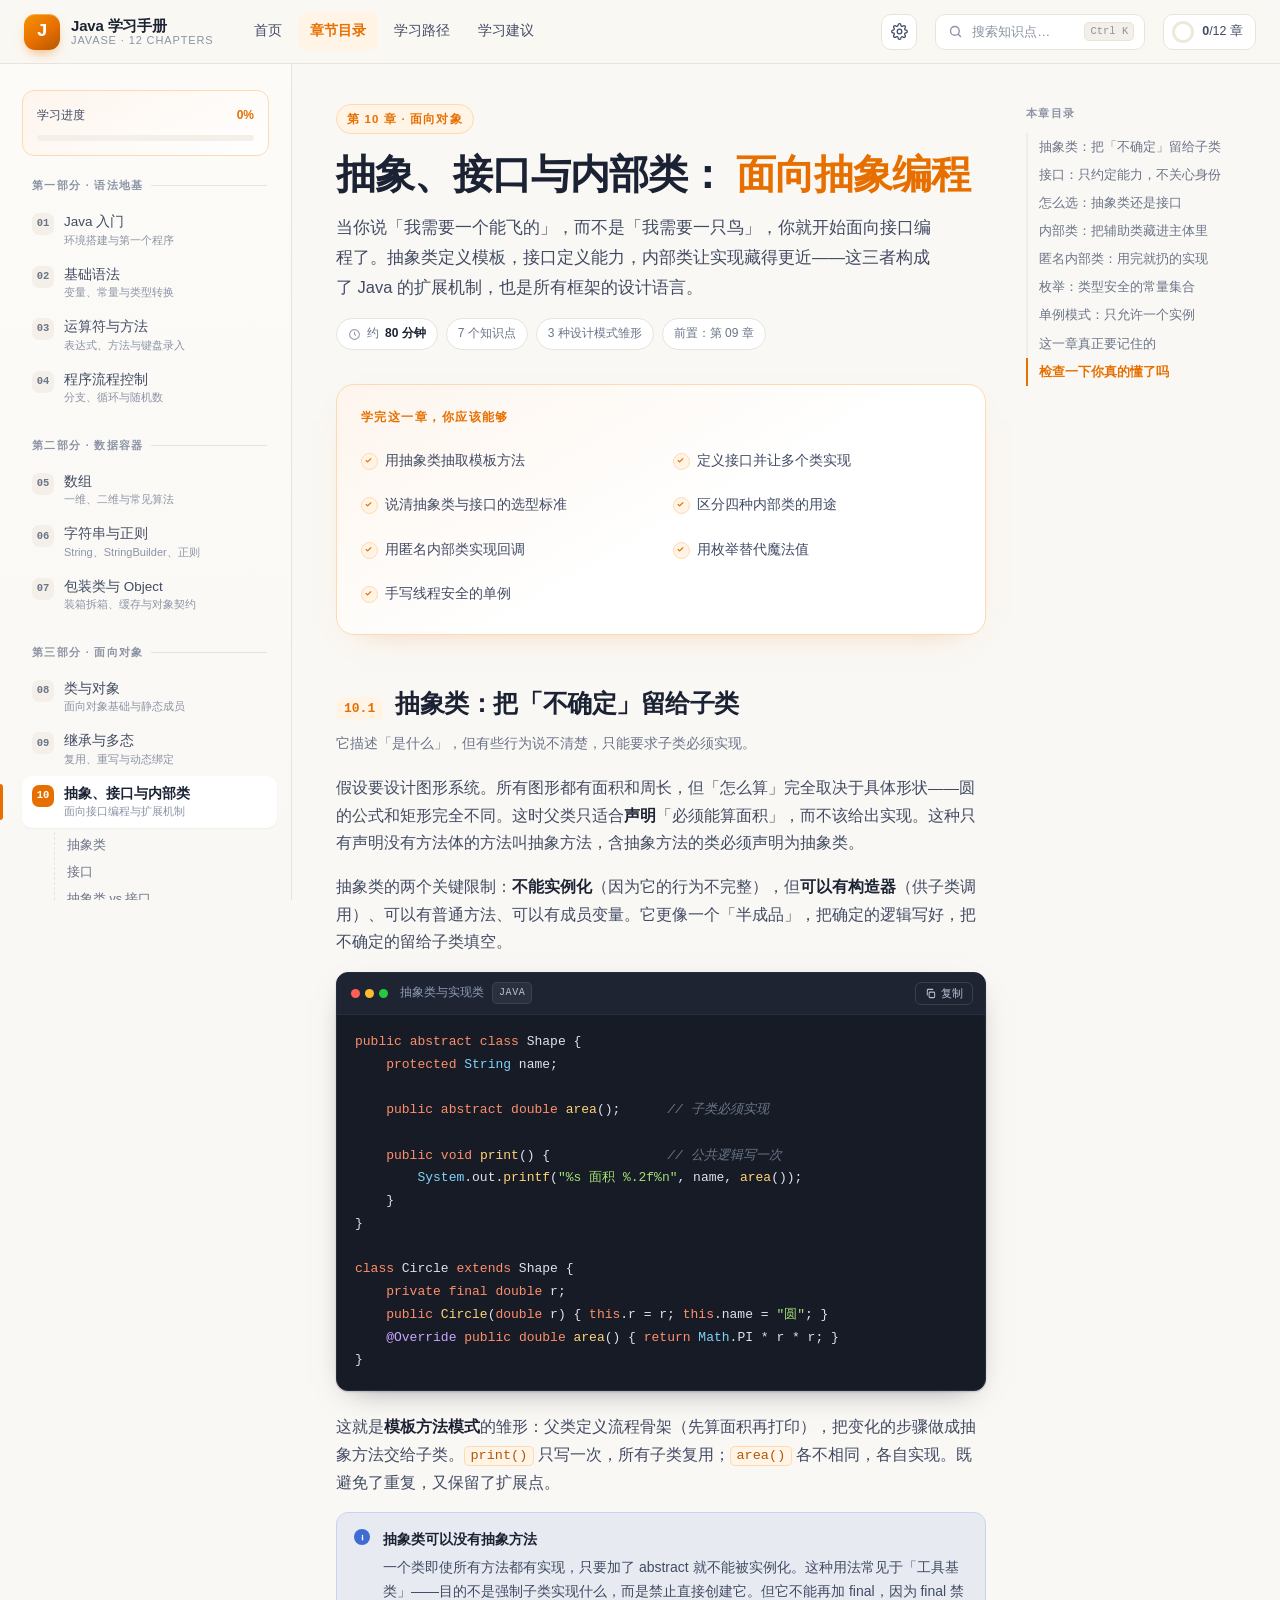
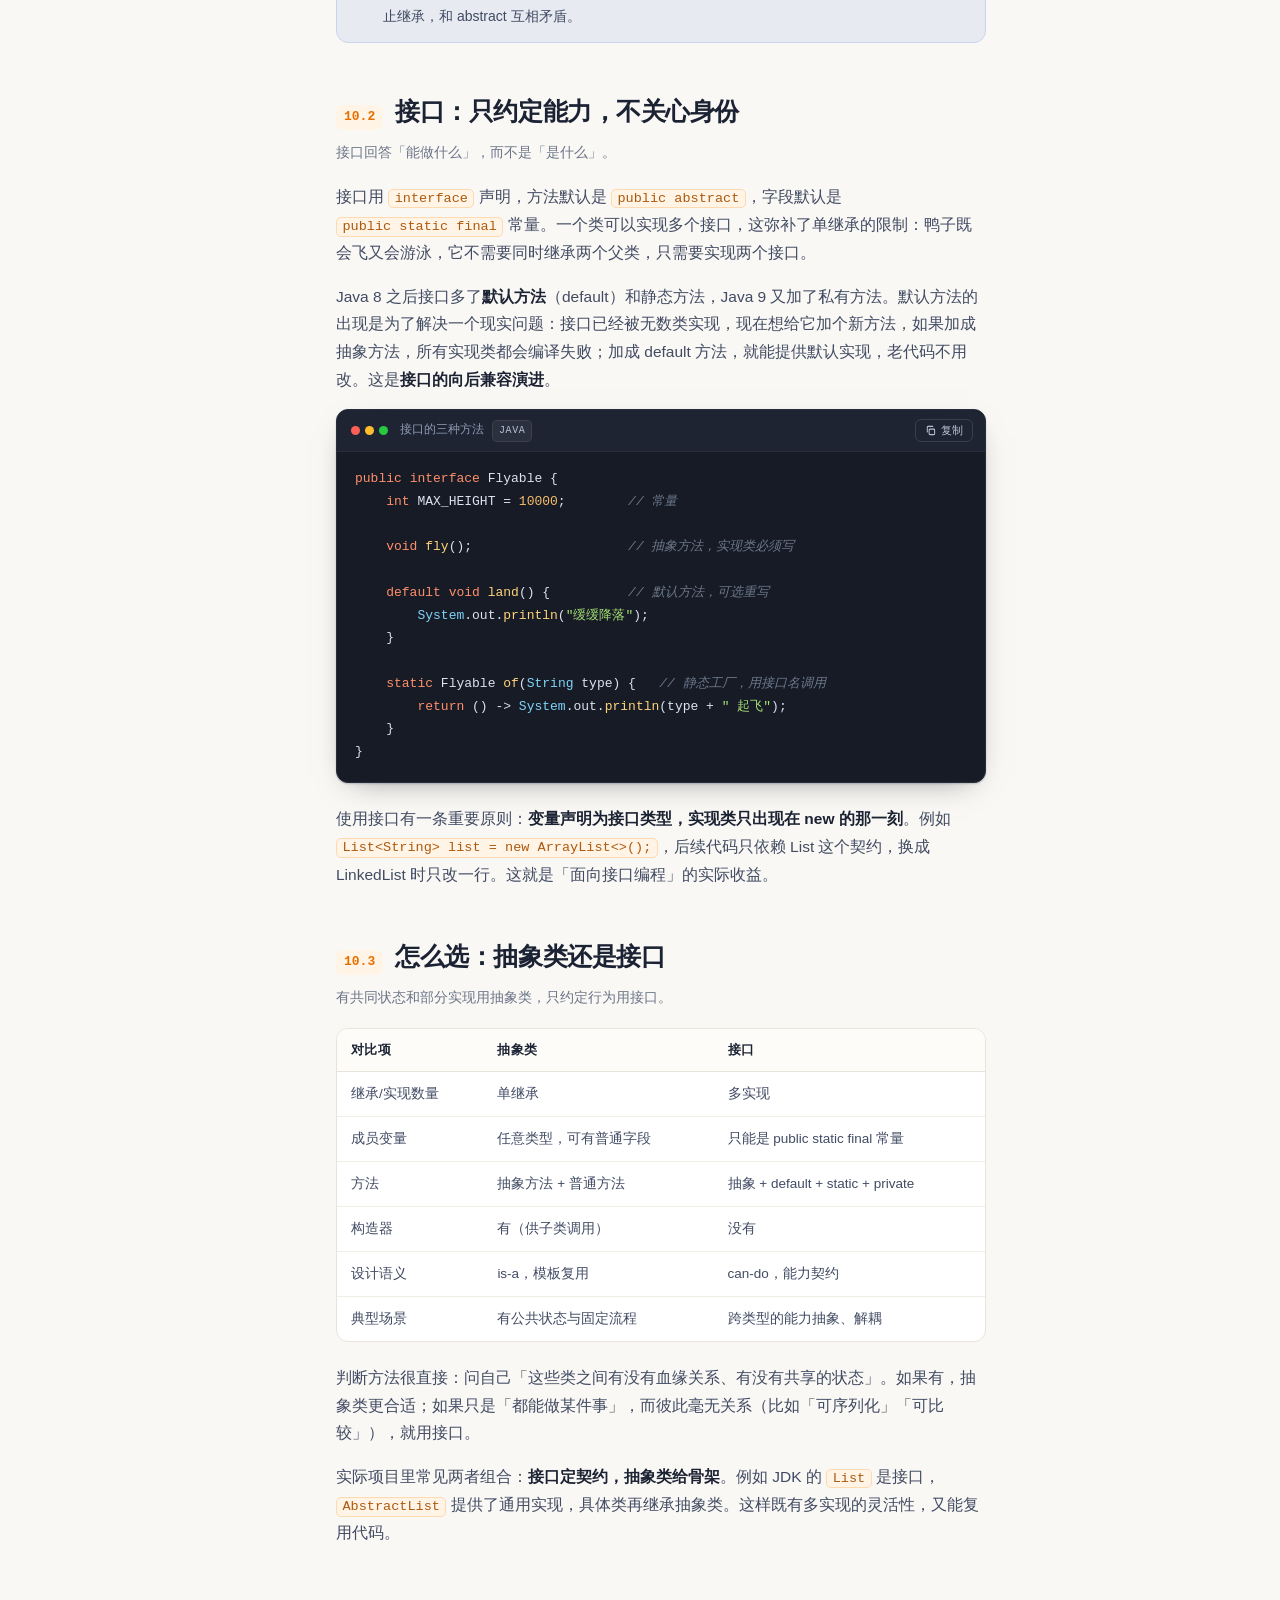
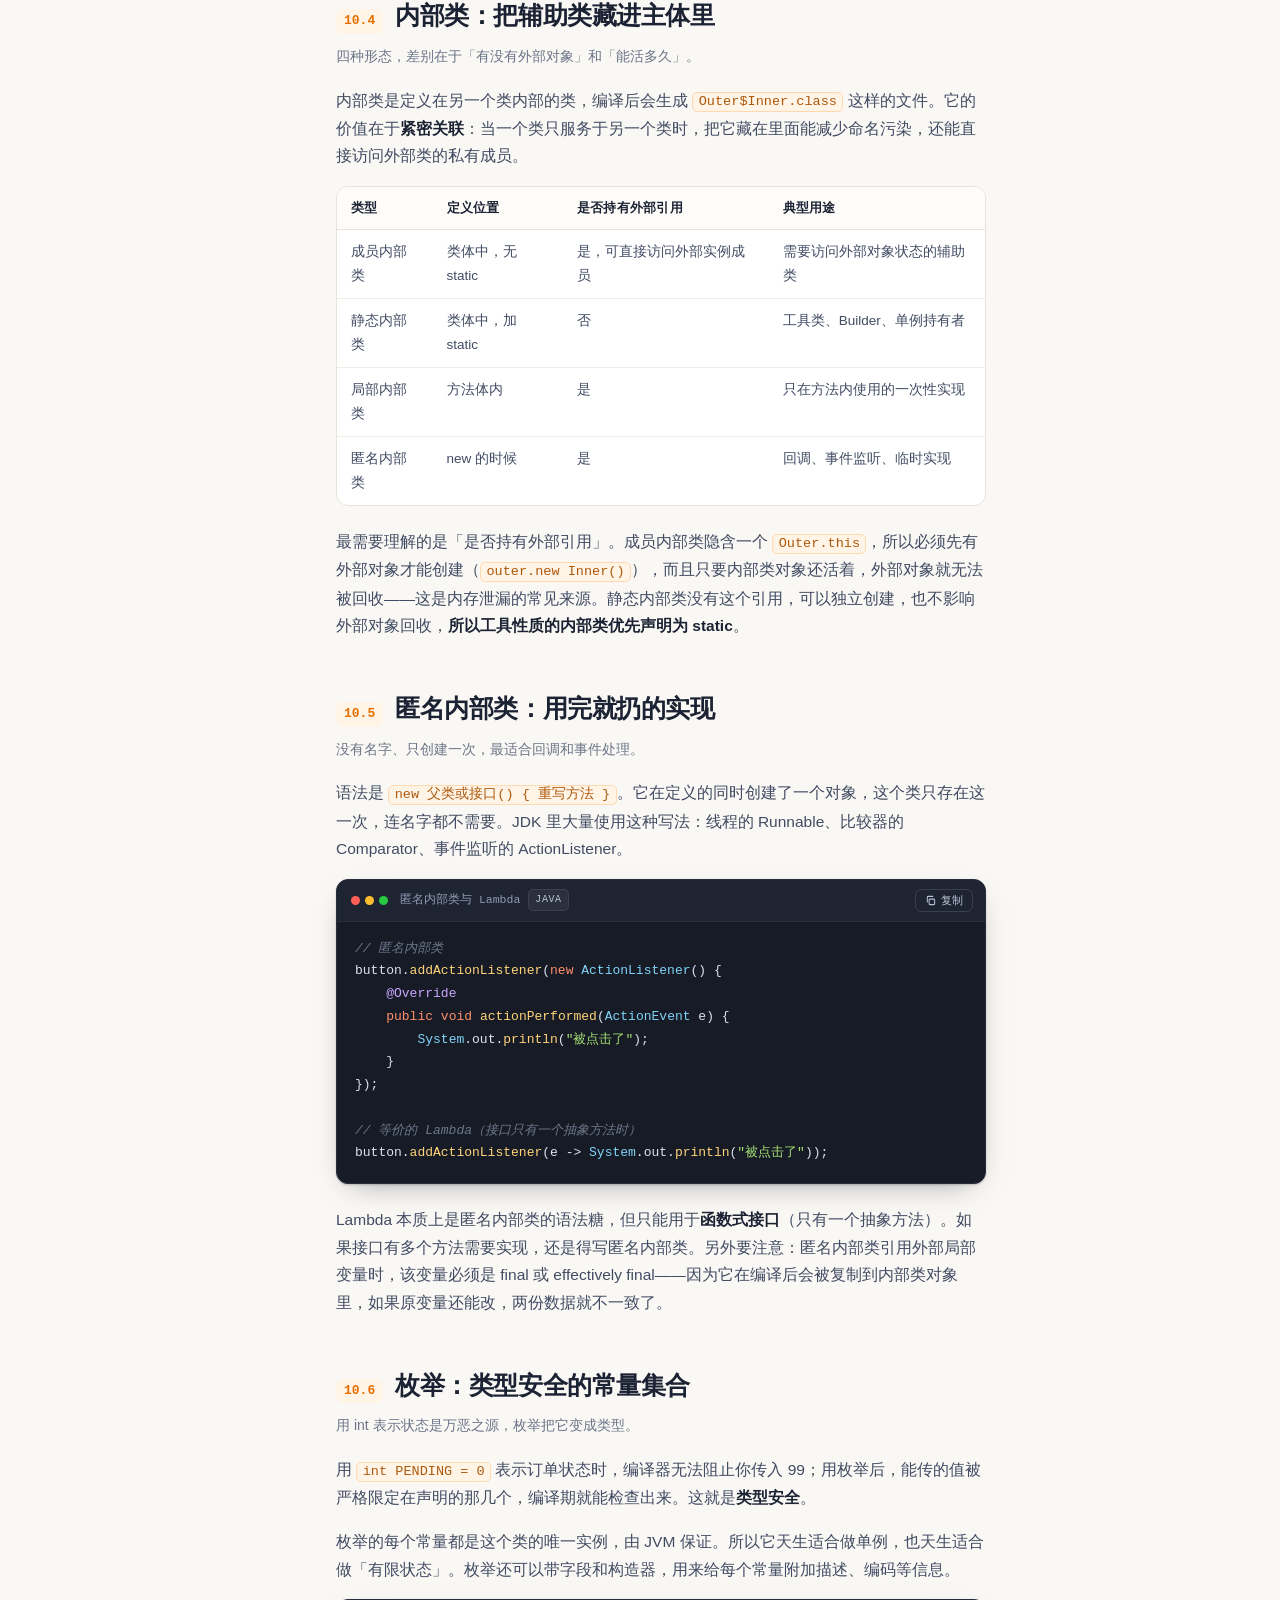
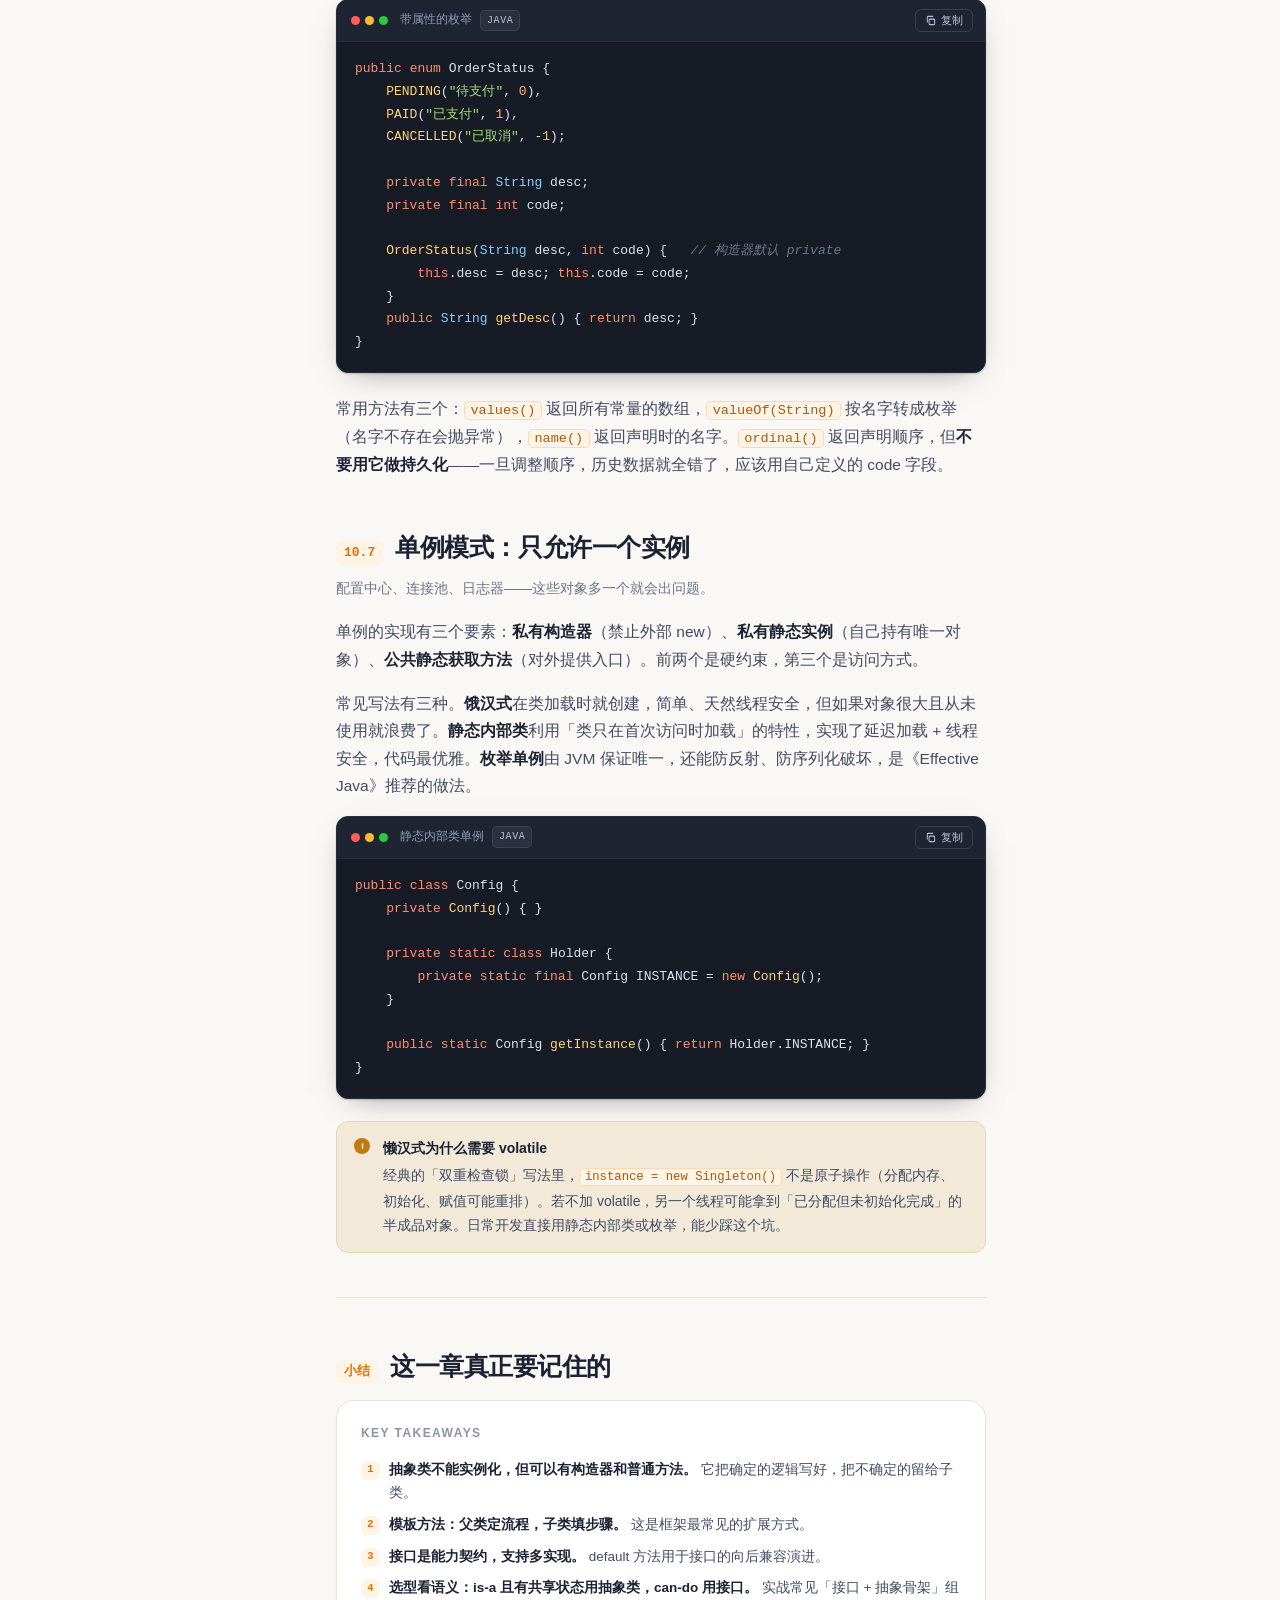
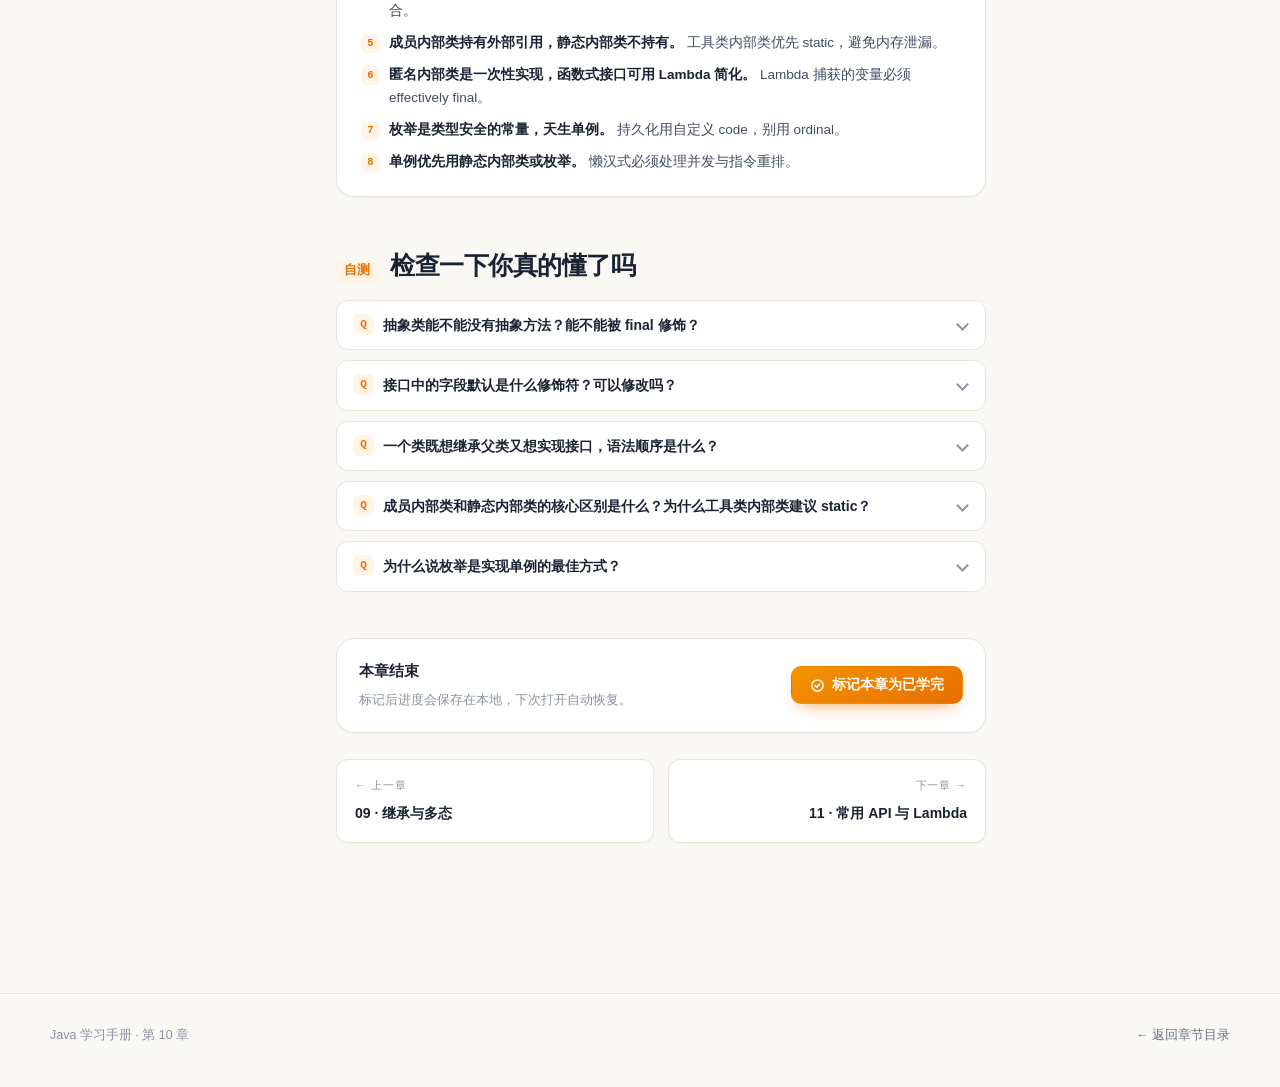
<file: chapters/ch10.html>
<!DOCTYPE html>
<html lang="zh-CN">
<head>
<meta charset="UTF-8">
<meta name="viewport" content="width=device-width, initial-scale=1">
<title>第 10 章 · 抽象、接口与内部类 | Java 学习手册</title>
<meta name="description" content="抽象类与模板方法、接口与默认方法、抽象类与接口的选型、四种内部类、匿名内部类、枚举与单例模式。">
<link rel="icon" href="data:image/svg+xml,%3Csvg xmlns='http://www.w3.org/2000/svg' viewBox='0 0 32 32'%3E%3Crect width='32' height='32' rx='8' fill='%23e76f00'/%3E%3Ctext x='16' y='23' font-family='monospace' font-size='19' font-weight='700' fill='white' text-anchor='middle'%3EJ%3C/text%3E%3C/svg%3E">
<script>try{(function(){var a=JSON.parse(localStorage.getItem("java-appearance")||"null");if(!a)return;var r=document.documentElement,m={theme:"theme",ink:"ink",codeBg:"code-bg",codeInk:"code-ink",font:"font",leading:"leading",width:"width"};for(var k in m){var v=a[k];if(!v||(k==="ink"&&v==="auto"))continue;r.setAttribute("data-"+m[k],v);}})()}catch(e){}</script>
<link rel="stylesheet" href="../assets/css/main.css?v=20261111b">
</head>
<body data-root="../" data-page="ch10">

<div class="readbar"></div>

<header class="topbar">
  <button class="icon-btn menu-btn" data-menu aria-label="打开目录">
    <svg width="17" height="17" viewBox="0 0 24 24" fill="none" stroke="currentColor" stroke-width="2.2" stroke-linecap="round"><path d="M4 7h16M4 12h16M4 17h16"/></svg>
  </button>
  <a class="brand" href="../index.html">
    <span class="brand-mark">J</span>
    <span class="brand-text">
      <span class="brand-name">Java 学习手册</span>
      <span class="brand-sub">JavaSE · 12 chapters</span>
    </span>
  </a>
  <nav class="topbar-nav">
    <a href="../index.html">首页</a>
    <a href="../index.html#chapters" class="active">章节目录</a>
    <a href="../index.html#path">学习路径</a>
    <a href="../index.html#tips">学习建议</a>
  </nav>
  <div class="topbar-spacer"></div>
  <button class="search-trigger" data-search-open>
    <svg width="15" height="15" viewBox="0 0 24 24" fill="none" stroke="currentColor" stroke-width="2.2" stroke-linecap="round"><circle cx="11" cy="11" r="7"/><path d="m20 20-3.6-3.6"/></svg>
    <span>搜索知识点…</span>
    <kbd>Ctrl K</kbd>
  </button>
  <div class="progress-pill" data-progress-pill></div>
</header>

<div class="shell">
  <aside class="sidebar" data-sidebar></aside>
  <div class="main">
    <div class="doc-with-toc">
      <article class="doc">

        <header class="chapter-head">
          <span class="kicker">第 10 章 · 面向对象</span>
          <h1>抽象、接口与内部类： <em>面向抽象编程</em></h1>
          <p class="lede">当你说「我需要一个能飞的」，而不是「我需要一只鸟」，你就开始面向接口编程了。抽象类定义模板，接口定义能力，内部类让实现藏得更近——这三者构成了 Java 的扩展机制，也是所有框架的设计语言。</p>
          <div class="meta-row">
            <span class="meta-chip"><svg width="13" height="13" viewBox="0 0 24 24" fill="none" stroke="currentColor" stroke-width="2"><circle cx="12" cy="12" r="9"/><path d="M12 7v5l3 2"/></svg>约 <b>80 分钟</b></span>
            <span class="meta-chip">7 个知识点</span>
            <span class="meta-chip">3 种设计模式雏形</span>
            <span class="meta-chip">前置：第 09 章</span>
          </div>
        </header>

        <div class="objectives">
          <h4>学完这一章，你应该能够</h4>
          <ul>
            <li>用抽象类抽取模板方法</li>
            <li>定义接口并让多个类实现</li>
            <li>说清抽象类与接口的选型标准</li>
            <li>区分四种内部类的用途</li>
            <li>用匿名内部类实现回调</li>
            <li>用枚举替代魔法值</li>
            <li>手写线程安全的单例</li>
          </ul>
        </div>

        <h2 id="abstract"><span class="h2-num">10.1</span>抽象类：把「不确定」留给子类</h2>
        <p class="h2-sub">它描述「是什么」，但有些行为说不清楚，只能要求子类必须实现。</p>

        <p>假设要设计图形系统。所有图形都有面积和周长，但「怎么算」完全取决于具体形状——圆的公式和矩形完全不同。这时父类只适合<strong>声明</strong>「必须能算面积」，而不该给出实现。这种只有声明没有方法体的方法叫抽象方法，含抽象方法的类必须声明为抽象类。</p>

        <p>抽象类的两个关键限制：<strong>不能实例化</strong>（因为它的行为不完整），但<strong>可以有构造器</strong>（供子类调用）、可以有普通方法、可以有成员变量。它更像一个「半成品」，把确定的逻辑写好，把不确定的留给子类填空。</p>

        <div class="code-card">
          <div class="code-head"><span class="code-dots"><i></i><i></i><i></i></span><span class="code-file">抽象类与实现类</span><span class="code-lang">java</span></div>
          <pre><code>public abstract class Shape {
    protected String name;

    public abstract double area();      // 子类必须实现

    public void print() {               // 公共逻辑写一次
        System.out.printf("%s 面积 %.2f%n", name, area());
    }
}

class Circle extends Shape {
    private final double r;
    public Circle(double r) { this.r = r; this.name = "圆"; }
    @Override public double area() { return Math.PI * r * r; }
}</code></pre>
        </div>

        <p>这就是<strong>模板方法模式</strong>的雏形：父类定义流程骨架（先算面积再打印），把变化的步骤做成抽象方法交给子类。<code>print()</code> 只写一次，所有子类复用；<code>area()</code> 各不相同，各自实现。既避免了重复，又保留了扩展点。</p>

        <div class="callout info">
          <span class="co-title">抽象类可以没有抽象方法</span>
          <p>一个类即使所有方法都有实现，只要加了 abstract 就不能被实例化。这种用法常见于「工具基类」——目的不是强制子类实现什么，而是禁止直接创建它。但它不能再加 final，因为 final 禁止继承，和 abstract 互相矛盾。</p>
        </div>

        <h2 id="interface"><span class="h2-num">10.2</span>接口：只约定能力，不关心身份</h2>
        <p class="h2-sub">接口回答「能做什么」，而不是「是什么」。</p>

        <p>接口用 <code>interface</code> 声明，方法默认是 <code>public abstract</code>，字段默认是 <code>public static final</code> 常量。一个类可以实现多个接口，这弥补了单继承的限制：鸭子既会飞又会游泳，它不需要同时继承两个父类，只需要实现两个接口。</p>

        <p>Java 8 之后接口多了<strong>默认方法</strong>（default）和静态方法，Java 9 又加了私有方法。默认方法的出现是为了解决一个现实问题：接口已经被无数类实现，现在想给它加个新方法，如果加成抽象方法，所有实现类都会编译失败；加成 default 方法，就能提供默认实现，老代码不用改。这是<strong>接口的向后兼容演进</strong>。</p>

        <div class="code-card">
          <div class="code-head"><span class="code-dots"><i></i><i></i><i></i></span><span class="code-file">接口的三种方法</span><span class="code-lang">java</span></div>
          <pre><code>public interface Flyable {
    int MAX_HEIGHT = 10000;        // 常量

    void fly();                    // 抽象方法，实现类必须写

    default void land() {          // 默认方法，可选重写
        System.out.println("缓缓降落");
    }

    static Flyable of(String type) {   // 静态工厂，用接口名调用
        return () -&gt; System.out.println(type + " 起飞");
    }
}</code></pre>
        </div>

        <p>使用接口有一条重要原则：<strong>变量声明为接口类型，实现类只出现在 new 的那一刻</strong>。例如 <code>List&lt;String&gt; list = new ArrayList&lt;&gt;();</code>，后续代码只依赖 List 这个契约，换成 LinkedList 时只改一行。这就是「面向接口编程」的实际收益。</p>

        <h2 id="abstract-vs-interface"><span class="h2-num">10.3</span>怎么选：抽象类还是接口</h2>
        <p class="h2-sub">有共同状态和部分实现用抽象类，只约定行为用接口。</p>

        <div class="table-wrap">
          <table>
            <thead><tr><th>对比项</th><th>抽象类</th><th>接口</th></tr></thead>
            <tbody>
              <tr><td>继承/实现数量</td><td>单继承</td><td>多实现</td></tr>
              <tr><td>成员变量</td><td>任意类型，可有普通字段</td><td>只能是 public static final 常量</td></tr>
              <tr><td>方法</td><td>抽象方法 + 普通方法</td><td>抽象 + default + static + private</td></tr>
              <tr><td>构造器</td><td>有（供子类调用）</td><td>没有</td></tr>
              <tr><td>设计语义</td><td>is-a，模板复用</td><td>can-do，能力契约</td></tr>
              <tr><td>典型场景</td><td>有公共状态与固定流程</td><td>跨类型的能力抽象、解耦</td></tr>
            </tbody>
          </table>
        </div>

        <p>判断方法很直接：问自己「这些类之间有没有血缘关系、有没有共享的状态」。如果有，抽象类更合适；如果只是「都能做某件事」，而彼此毫无关系（比如「可序列化」「可比较」），就用接口。</p>

        <p>实际项目里常见两者组合：<strong>接口定契约，抽象类给骨架</strong>。例如 JDK 的 <code>List</code> 是接口，<code>AbstractList</code> 提供了通用实现，具体类再继承抽象类。这样既有多实现的灵活性，又能复用代码。</p>

        <h2 id="inner-class"><span class="h2-num">10.4</span>内部类：把辅助类藏进主体里</h2>
        <p class="h2-sub">四种形态，差别在于「有没有外部对象」和「能活多久」。</p>

        <p>内部类是定义在另一个类内部的类，编译后会生成 <code>Outer$Inner.class</code> 这样的文件。它的价值在于<strong>紧密关联</strong>：当一个类只服务于另一个类时，把它藏在里面能减少命名污染，还能直接访问外部类的私有成员。</p>

        <div class="table-wrap">
          <table>
            <thead><tr><th>类型</th><th>定义位置</th><th>是否持有外部引用</th><th>典型用途</th></tr></thead>
            <tbody>
              <tr><td>成员内部类</td><td>类体中，无 static</td><td>是，可直接访问外部实例成员</td><td>需要访问外部对象状态的辅助类</td></tr>
              <tr><td>静态内部类</td><td>类体中，加 static</td><td>否</td><td>工具类、Builder、单例持有者</td></tr>
              <tr><td>局部内部类</td><td>方法体内</td><td>是</td><td>只在方法内使用的一次性实现</td></tr>
              <tr><td>匿名内部类</td><td>new 的时候</td><td>是</td><td>回调、事件监听、临时实现</td></tr>
            </tbody>
          </table>
        </div>

        <p>最需要理解的是「是否持有外部引用」。成员内部类隐含一个 <code>Outer.this</code>，所以必须先有外部对象才能创建（<code>outer.new Inner()</code>），而且只要内部类对象还活着，外部对象就无法被回收——这是内存泄漏的常见来源。静态内部类没有这个引用，可以独立创建，也不影响外部对象回收，<strong>所以工具性质的内部类优先声明为 static</strong>。</p>

        <h2 id="anonymous"><span class="h2-num">10.5</span>匿名内部类：用完就扔的实现</h2>
        <p class="h2-sub">没有名字、只创建一次，最适合回调和事件处理。</p>

        <p>语法是 <code>new 父类或接口() { 重写方法 }</code>。它在定义的同时创建了一个对象，这个类只存在这一次，连名字都不需要。JDK 里大量使用这种写法：线程的 Runnable、比较器的 Comparator、事件监听的 ActionListener。</p>

        <div class="code-card">
          <div class="code-head"><span class="code-dots"><i></i><i></i><i></i></span><span class="code-file">匿名内部类与 Lambda</span><span class="code-lang">java</span></div>
          <pre><code>// 匿名内部类
button.addActionListener(new ActionListener() {
    @Override
    public void actionPerformed(ActionEvent e) {
        System.out.println("被点击了");
    }
});

// 等价的 Lambda（接口只有一个抽象方法时）
button.addActionListener(e -&gt; System.out.println("被点击了"));</code></pre>
        </div>

        <p>Lambda 本质上是匿名内部类的语法糖，但只能用于<strong>函数式接口</strong>（只有一个抽象方法）。如果接口有多个方法需要实现，还是得写匿名内部类。另外要注意：匿名内部类引用外部局部变量时，该变量必须是 final 或 effectively final——因为它在编译后会被复制到内部类对象里，如果原变量还能改，两份数据就不一致了。</p>

        <h2 id="enum"><span class="h2-num">10.6</span>枚举：类型安全的常量集合</h2>
        <p class="h2-sub">用 int 表示状态是万恶之源，枚举把它变成类型。</p>

        <p>用 <code>int PENDING = 0</code> 表示订单状态时，编译器无法阻止你传入 99；用枚举后，能传的值被严格限定在声明的那几个，编译期就能检查出来。这就是<strong>类型安全</strong>。</p>

        <p>枚举的每个常量都是这个类的唯一实例，由 JVM 保证。所以它天生适合做单例，也天生适合做「有限状态」。枚举还可以带字段和构造器，用来给每个常量附加描述、编码等信息。</p>

        <div class="code-card">
          <div class="code-head"><span class="code-dots"><i></i><i></i><i></i></span><span class="code-file">带属性的枚举</span><span class="code-lang">java</span></div>
          <pre><code>public enum OrderStatus {
    PENDING("待支付", 0),
    PAID("已支付", 1),
    CANCELLED("已取消", -1);

    private final String desc;
    private final int code;

    OrderStatus(String desc, int code) {   // 构造器默认 private
        this.desc = desc; this.code = code;
    }
    public String getDesc() { return desc; }
}</code></pre>
        </div>

        <p>常用方法有三个：<code>values()</code> 返回所有常量的数组，<code>valueOf(String)</code> 按名字转成枚举（名字不存在会抛异常），<code>name()</code> 返回声明时的名字。<code>ordinal()</code> 返回声明顺序，但<strong>不要用它做持久化</strong>——一旦调整顺序，历史数据就全错了，应该用自己定义的 code 字段。</p>

        <h2 id="singleton"><span class="h2-num">10.7</span>单例模式：只允许一个实例</h2>
        <p class="h2-sub">配置中心、连接池、日志器——这些对象多一个就会出问题。</p>

        <p>单例的实现有三个要素：<strong>私有构造器</strong>（禁止外部 new）、<strong>私有静态实例</strong>（自己持有唯一对象）、<strong>公共静态获取方法</strong>（对外提供入口）。前两个是硬约束，第三个是访问方式。</p>

        <p>常见写法有三种。<strong>饿汉式</strong>在类加载时就创建，简单、天然线程安全，但如果对象很大且从未使用就浪费了。<strong>静态内部类</strong>利用「类只在首次访问时加载」的特性，实现了延迟加载 + 线程安全，代码最优雅。<strong>枚举单例</strong>由 JVM 保证唯一，还能防反射、防序列化破坏，是《Effective Java》推荐的做法。</p>

        <div class="code-card">
          <div class="code-head"><span class="code-dots"><i></i><i></i><i></i></span><span class="code-file">静态内部类单例</span><span class="code-lang">java</span></div>
          <pre><code>public class Config {
    private Config() { }

    private static class Holder {
        private static final Config INSTANCE = new Config();
    }

    public static Config getInstance() { return Holder.INSTANCE; }
}</code></pre>
        </div>

        <div class="callout warn">
          <span class="co-title">懒汉式为什么需要 volatile</span>
          <p>经典的「双重检查锁」写法里，<code>instance = new Singleton()</code> 不是原子操作（分配内存、初始化、赋值可能重排）。若不加 volatile，另一个线程可能拿到「已分配但未初始化完成」的半成品对象。日常开发直接用静态内部类或枚举，能少踩这个坑。</p>
        </div>

        <hr>

        <h2 id="summary"><span class="h2-num">小结</span>这一章真正要记住的</h2>
        <div class="summary">
          <h4>Key takeaways</h4>
          <ol>
            <li><strong>抽象类不能实例化，但可以有构造器和普通方法。</strong> 它把确定的逻辑写好，把不确定的留给子类。</li>
            <li><strong>模板方法：父类定流程，子类填步骤。</strong> 这是框架最常见的扩展方式。</li>
            <li><strong>接口是能力契约，支持多实现。</strong> default 方法用于接口的向后兼容演进。</li>
            <li><strong>选型看语义：is-a 且有共享状态用抽象类，can-do 用接口。</strong> 实战常见「接口 + 抽象骨架」组合。</li>
            <li><strong>成员内部类持有外部引用，静态内部类不持有。</strong> 工具类内部类优先 static，避免内存泄漏。</li>
            <li><strong>匿名内部类是一次性实现，函数式接口可用 Lambda 简化。</strong> Lambda 捕获的变量必须 effectively final。</li>
            <li><strong>枚举是类型安全的常量，天生单例。</strong> 持久化用自定义 code，别用 ordinal。</li>
            <li><strong>单例优先用静态内部类或枚举。</strong> 懒汉式必须处理并发与指令重排。</li>
          </ol>
        </div>

        <h2 id="quiz"><span class="h2-num">自测</span>检查一下你真的懂了吗</h2>
        <div class="quiz">
          <details>
            <summary>抽象类能不能没有抽象方法？能不能被 final 修饰？</summary>
            <div class="answer">可以没有抽象方法（此时仅用于阻止实例化、提供公共实现），但不能加 final，因为 final 禁止继承，与抽象类的存在意义矛盾。</div>
          </details>
          <details>
            <summary>接口中的字段默认是什么修饰符？可以修改吗？</summary>
            <div class="answer">默认 <code>public static final</code>，即常量，必须在声明时赋值且不能修改。</div>
          </details>
          <details>
            <summary>一个类既想继承父类又想实现接口，语法顺序是什么？</summary>
            <div class="answer"><code>class A extends B implements C, D { }</code>。extends 必须在前，implements 在后，多个接口用逗号分隔。</div>
          </details>
          <details>
            <summary>成员内部类和静态内部类的核心区别是什么？为什么工具类内部类建议 static？</summary>
            <div class="answer">成员内部类持有外部类实例的隐式引用（Outer.this），可直接访问外部实例成员，创建时必须先有外部对象，且会阻止外部对象被回收；静态内部类没有这个引用，可独立创建，也不影响外部对象回收。</div>
          </details>
          <details>
            <summary>为什么说枚举是实现单例的最佳方式？</summary>
            <div class="answer">枚举实例由 JVM 保证唯一、构造器天然私有；反射无法创建枚举实例，序列化也只会返回同一个对象，天然免疫这两种破坏单例的方式。</div>
          </details>
        </div>

        <div class="chapter-cta">
          <div class="txt">
            <strong>本章结束</strong>
            <span>标记后进度会保存在本地，下次打开自动恢复。</span>
          </div>
          <button class="btn btn-primary" id="markDone" type="button"></button>
        </div>

        <nav class="chapter-nav">
          <a href="ch09.html">
            <span class="dir">← 上一章</span>
            <span class="ttl">09 · 继承与多态</span>
          </a>
          <a class="next" href="ch11.html">
            <span class="dir">下一章 →</span>
            <span class="ttl">11 · 常用 API 与 Lambda</span>
          </a>
        </nav>

      </article>
      <aside class="toc" data-toc></aside>
    </div>
  </div>
</div>

<footer class="footer">
  <div class="footer-inner">
    <span>Java 学习手册 · 第 10 章</span>
    <a href="../index.html#chapters">← 返回章节目录</a>
  </div>
</footer>

<button class="to-top" aria-label="回到顶部">
  <svg width="17" height="17" viewBox="0 0 24 24" fill="none" stroke="currentColor" stroke-width="2.2" stroke-linecap="round" stroke-linejoin="round"><path d="M12 19V5M6 11l6-6 6 6"/></svg>
</button>

<script src="../assets/js/data.js?v=20261111b"></script>
<script src="../assets/js/site.js?v=20261111b"></script>
</body>
</html>
</file>
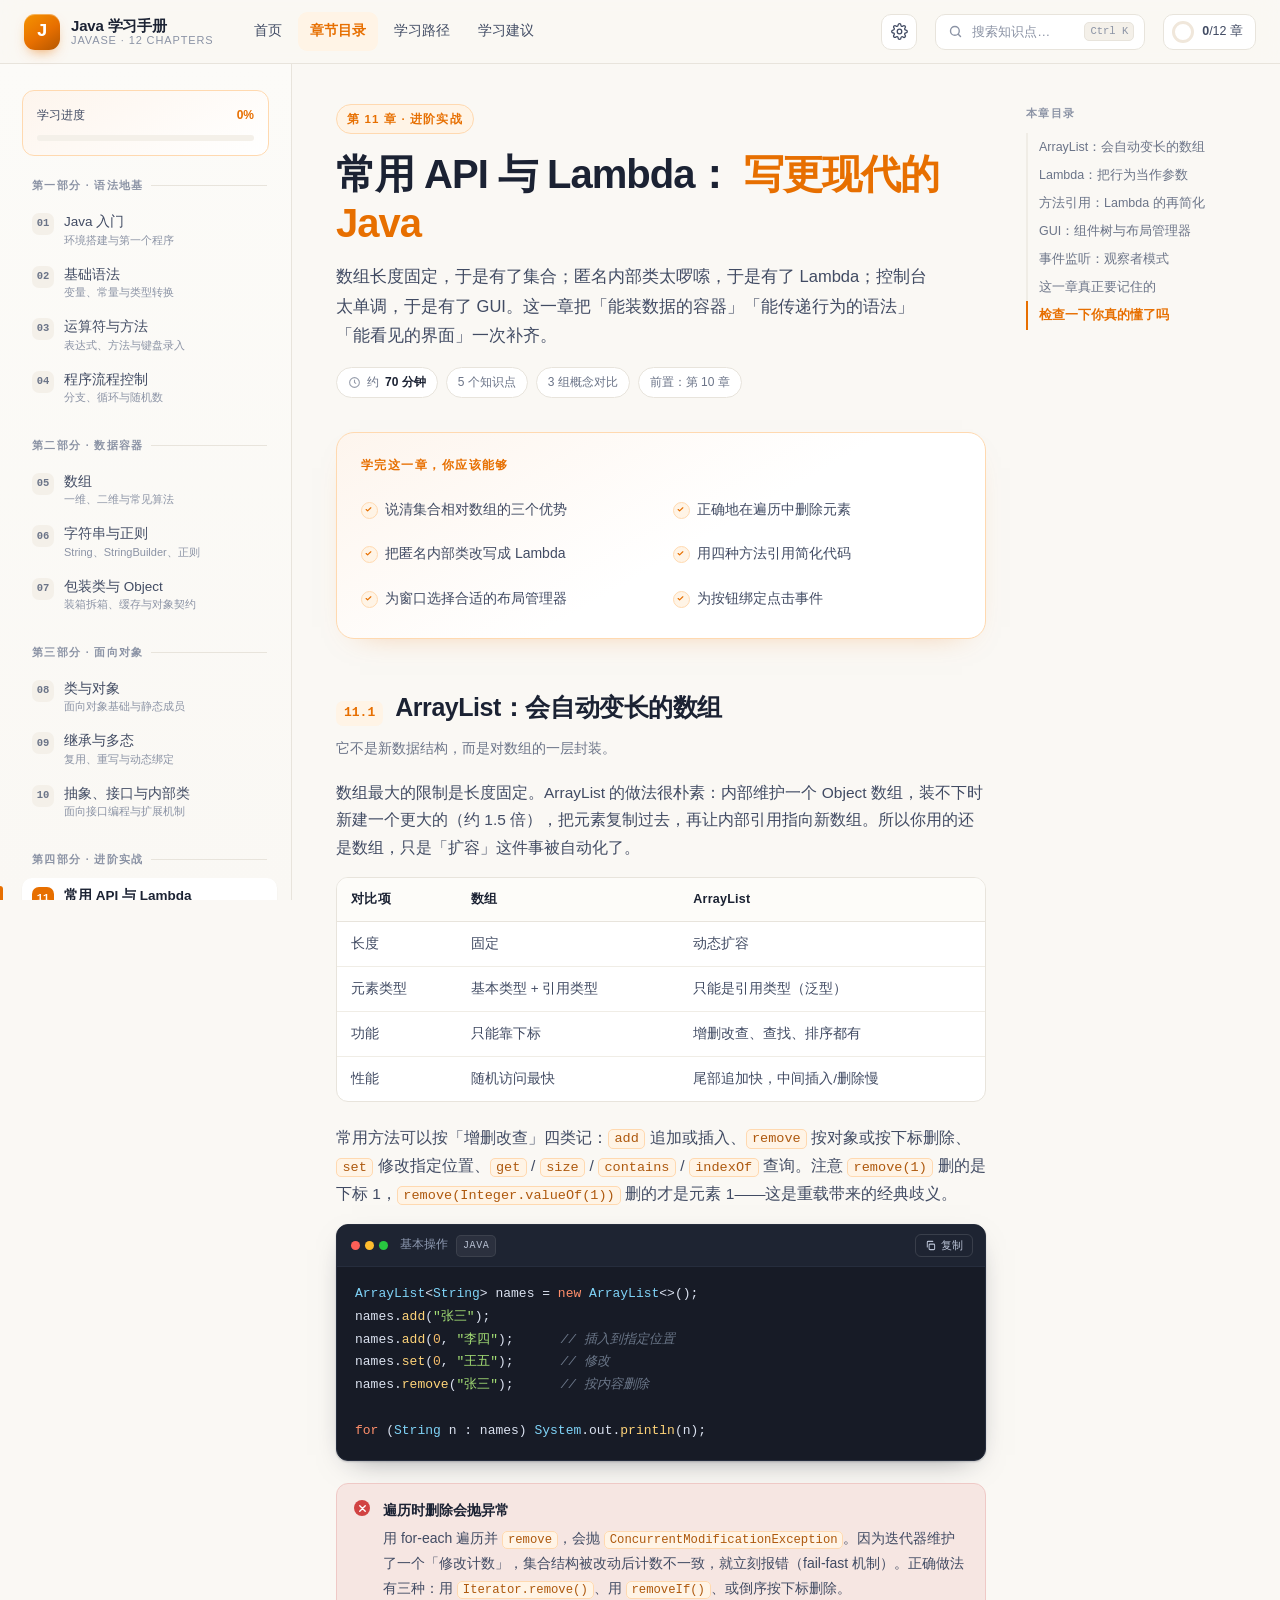
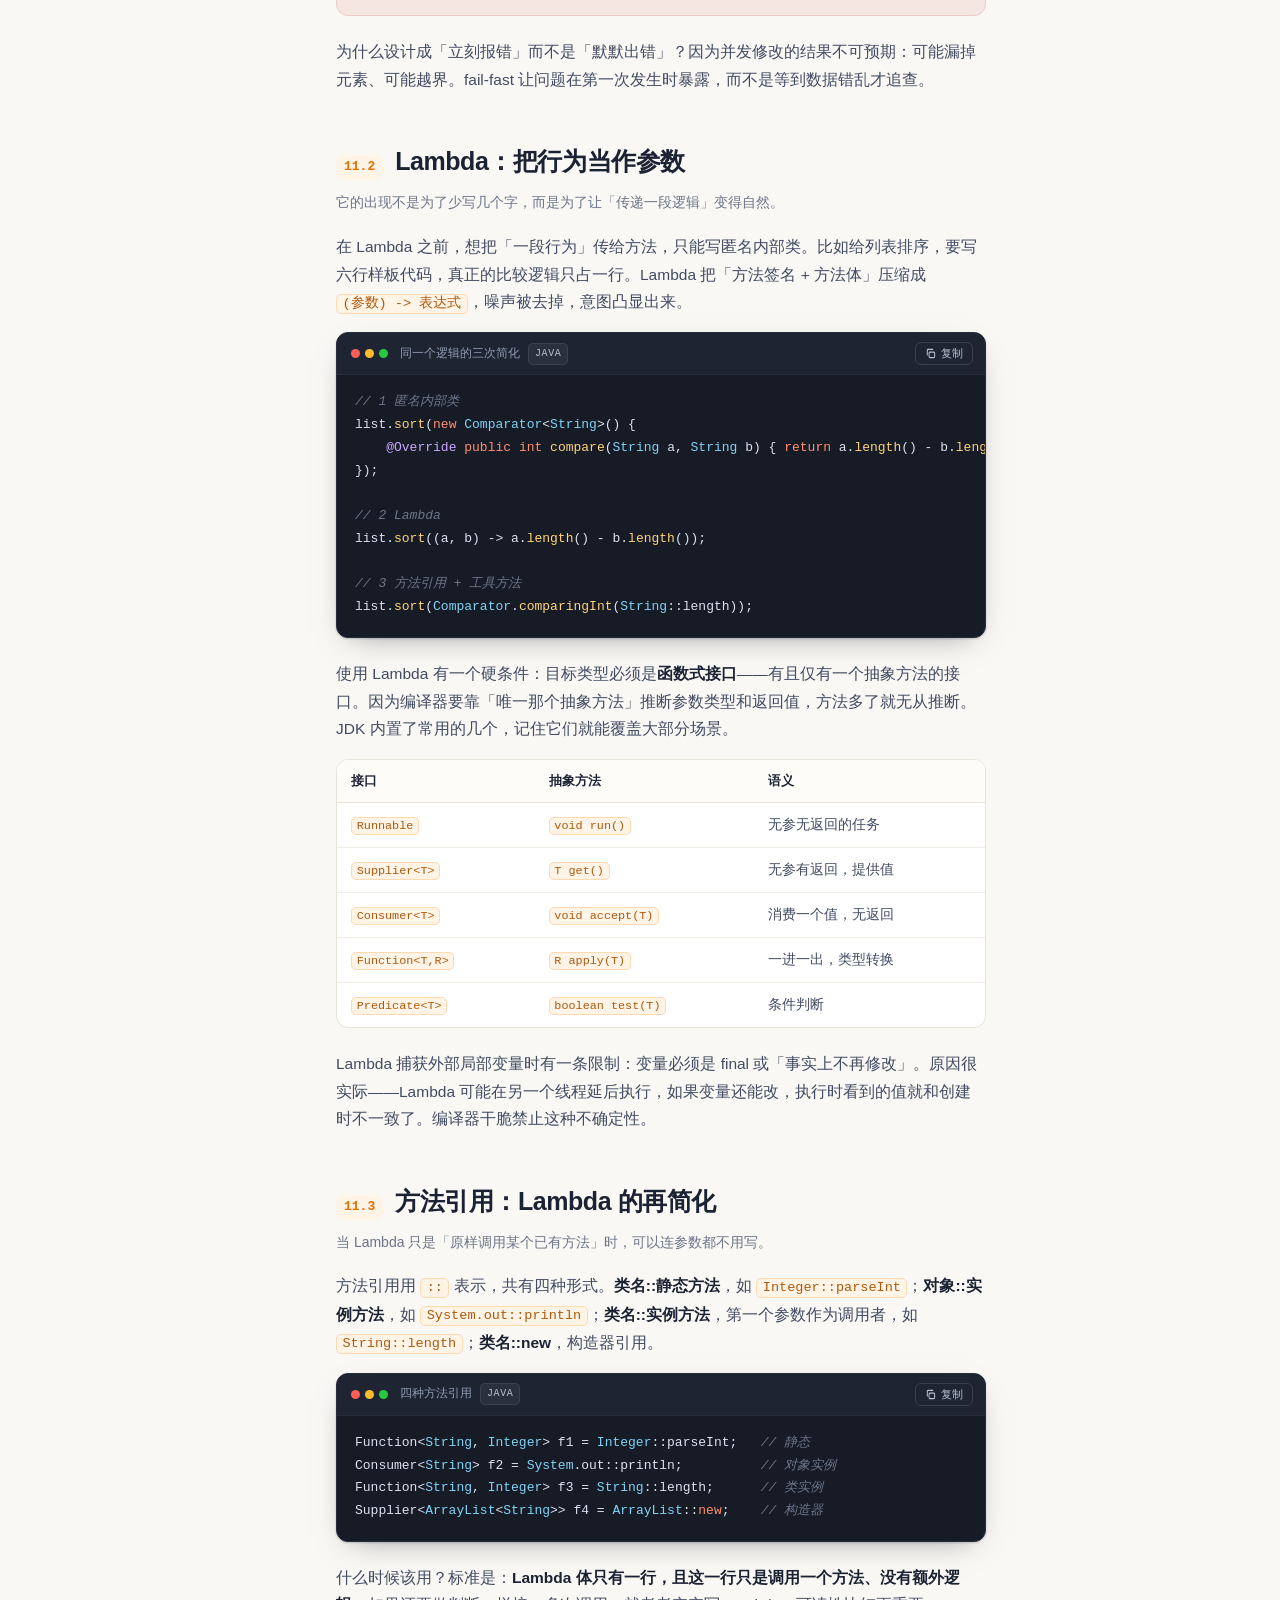
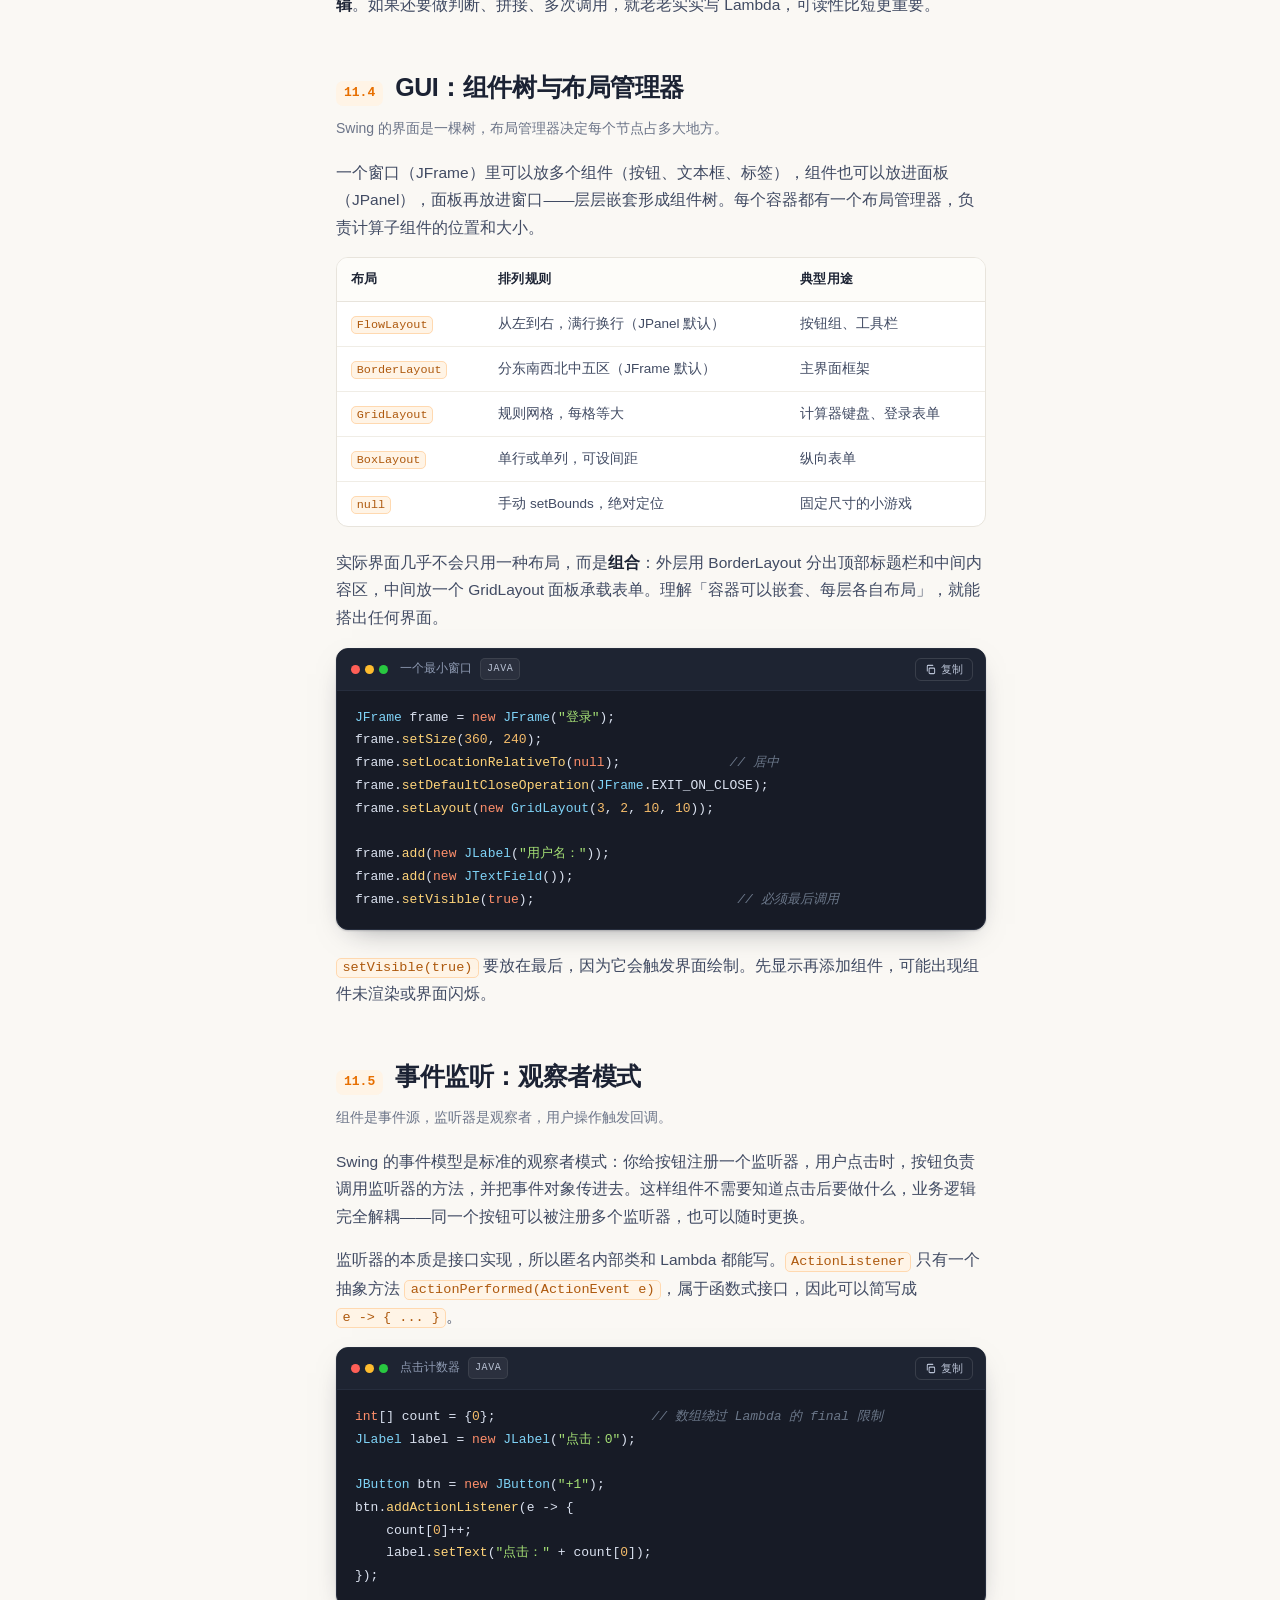
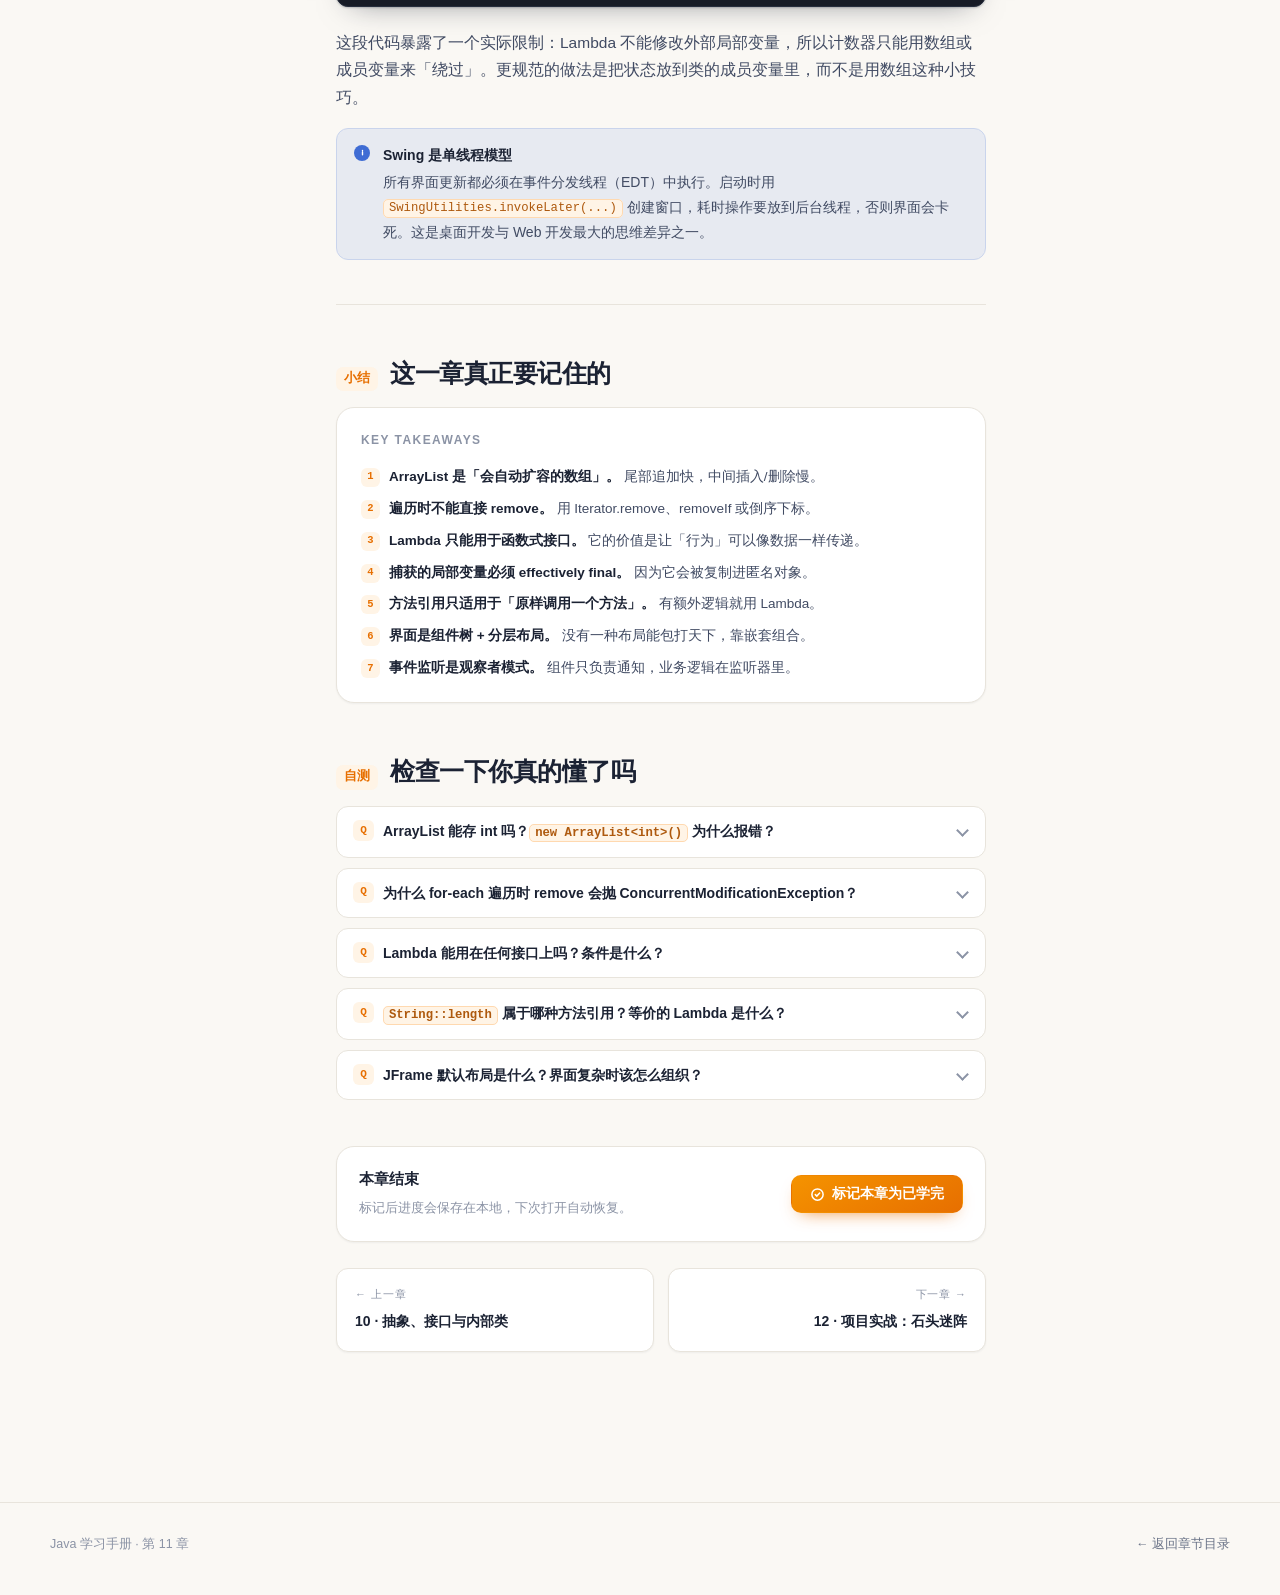
<file: chapters/ch11.html>
<!DOCTYPE html>
<html lang="zh-CN">
<head>
<meta charset="UTF-8">
<meta name="viewport" content="width=device-width, initial-scale=1">
<title>第 11 章 · 常用 API 与 Lambda | Java 学习手册</title>
<meta name="description" content="ArrayList 的设计与扩容、遍历删除陷阱、Lambda 与函数式接口、方法引用、Swing 布局管理器与事件监听模型。">
<link rel="icon" href="data:image/svg+xml,%3Csvg xmlns='http://www.w3.org/2000/svg' viewBox='0 0 32 32'%3E%3Crect width='32' height='32' rx='8' fill='%23e76f00'/%3E%3Ctext x='16' y='23' font-family='monospace' font-size='19' font-weight='700' fill='white' text-anchor='middle'%3EJ%3C/text%3E%3C/svg%3E">
<script>try{(function(){var a=JSON.parse(localStorage.getItem("java-appearance")||"null");if(!a)return;var r=document.documentElement,m={theme:"theme",ink:"ink",codeBg:"code-bg",codeInk:"code-ink",font:"font",leading:"leading",width:"width"};for(var k in m){var v=a[k];if(!v||(k==="ink"&&v==="auto"))continue;r.setAttribute("data-"+m[k],v);}})()}catch(e){}</script>
<link rel="stylesheet" href="../assets/css/main.css?v=20261111b">
</head>
<body data-root="../" data-page="ch11">

<div class="readbar"></div>

<header class="topbar">
  <button class="icon-btn menu-btn" data-menu aria-label="打开目录">
    <svg width="17" height="17" viewBox="0 0 24 24" fill="none" stroke="currentColor" stroke-width="2.2" stroke-linecap="round"><path d="M4 7h16M4 12h16M4 17h16"/></svg>
  </button>
  <a class="brand" href="../index.html">
    <span class="brand-mark">J</span>
    <span class="brand-text">
      <span class="brand-name">Java 学习手册</span>
      <span class="brand-sub">JavaSE · 12 chapters</span>
    </span>
  </a>
  <nav class="topbar-nav">
    <a href="../index.html">首页</a>
    <a href="../index.html#chapters" class="active">章节目录</a>
    <a href="../index.html#path">学习路径</a>
    <a href="../index.html#tips">学习建议</a>
  </nav>
  <div class="topbar-spacer"></div>
  <button class="search-trigger" data-search-open>
    <svg width="15" height="15" viewBox="0 0 24 24" fill="none" stroke="currentColor" stroke-width="2.2" stroke-linecap="round"><circle cx="11" cy="11" r="7"/><path d="m20 20-3.6-3.6"/></svg>
    <span>搜索知识点…</span>
    <kbd>Ctrl K</kbd>
  </button>
  <div class="progress-pill" data-progress-pill></div>
</header>

<div class="shell">
  <aside class="sidebar" data-sidebar></aside>
  <div class="main">
    <div class="doc-with-toc">
      <article class="doc">

        <header class="chapter-head">
          <span class="kicker">第 11 章 · 进阶实战</span>
          <h1>常用 API 与 Lambda： <em>写更现代的 Java</em></h1>
          <p class="lede">数组长度固定，于是有了集合；匿名内部类太啰嗦，于是有了 Lambda；控制台太单调，于是有了 GUI。这一章把「能装数据的容器」「能传递行为的语法」「能看见的界面」一次补齐。</p>
          <div class="meta-row">
            <span class="meta-chip"><svg width="13" height="13" viewBox="0 0 24 24" fill="none" stroke="currentColor" stroke-width="2"><circle cx="12" cy="12" r="9"/><path d="M12 7v5l3 2"/></svg>约 <b>70 分钟</b></span>
            <span class="meta-chip">5 个知识点</span>
            <span class="meta-chip">3 组概念对比</span>
            <span class="meta-chip">前置：第 10 章</span>
          </div>
        </header>

        <div class="objectives">
          <h4>学完这一章，你应该能够</h4>
          <ul>
            <li>说清集合相对数组的三个优势</li>
            <li>正确地在遍历中删除元素</li>
            <li>把匿名内部类改写成 Lambda</li>
            <li>用四种方法引用简化代码</li>
            <li>为窗口选择合适的布局管理器</li>
            <li>为按钮绑定点击事件</li>
          </ul>
        </div>

        <h2 id="arraylist"><span class="h2-num">11.1</span>ArrayList：会自动变长的数组</h2>
        <p class="h2-sub">它不是新数据结构，而是对数组的一层封装。</p>

        <p>数组最大的限制是长度固定。ArrayList 的做法很朴素：内部维护一个 Object 数组，装不下时新建一个更大的（约 1.5 倍），把元素复制过去，再让内部引用指向新数组。所以你用的还是数组，只是「扩容」这件事被自动化了。</p>

        <div class="table-wrap">
          <table>
            <thead><tr><th>对比项</th><th>数组</th><th>ArrayList</th></tr></thead>
            <tbody>
              <tr><td>长度</td><td>固定</td><td>动态扩容</td></tr>
              <tr><td>元素类型</td><td>基本类型 + 引用类型</td><td>只能是引用类型（泛型）</td></tr>
              <tr><td>功能</td><td>只能靠下标</td><td>增删改查、查找、排序都有</td></tr>
              <tr><td>性能</td><td>随机访问最快</td><td>尾部追加快，中间插入/删除慢</td></tr>
            </tbody>
          </table>
        </div>

        <p>常用方法可以按「增删改查」四类记：<code>add</code> 追加或插入、<code>remove</code> 按对象或按下标删除、<code>set</code> 修改指定位置、<code>get</code> / <code>size</code> / <code>contains</code> / <code>indexOf</code> 查询。注意 <code>remove(1)</code> 删的是下标 1，<code>remove(Integer.valueOf(1))</code> 删的才是元素 1——这是重载带来的经典歧义。</p>

        <div class="code-card">
          <div class="code-head"><span class="code-dots"><i></i><i></i><i></i></span><span class="code-file">基本操作</span><span class="code-lang">java</span></div>
          <pre><code>ArrayList&lt;String&gt; names = new ArrayList&lt;&gt;();
names.add("张三");
names.add(0, "李四");      // 插入到指定位置
names.set(0, "王五");      // 修改
names.remove("张三");      // 按内容删除

for (String n : names) System.out.println(n);</code></pre>
        </div>

        <div class="callout danger">
          <span class="co-title">遍历时删除会抛异常</span>
          <p>用 for-each 遍历并 <code>remove</code>，会抛 <code>ConcurrentModificationException</code>。因为迭代器维护了一个「修改计数」，集合结构被改动后计数不一致，就立刻报错（fail-fast 机制）。正确做法有三种：用 <code>Iterator.remove()</code>、用 <code>removeIf()</code>、或倒序按下标删除。</p>
        </div>

        <p>为什么设计成「立刻报错」而不是「默默出错」？因为并发修改的结果不可预期：可能漏掉元素、可能越界。fail-fast 让问题在第一次发生时暴露，而不是等到数据错乱才追查。</p>

        <h2 id="lambda"><span class="h2-num">11.2</span>Lambda：把行为当作参数</h2>
        <p class="h2-sub">它的出现不是为了少写几个字，而是为了让「传递一段逻辑」变得自然。</p>

        <p>在 Lambda 之前，想把「一段行为」传给方法，只能写匿名内部类。比如给列表排序，要写六行样板代码，真正的比较逻辑只占一行。Lambda 把「方法签名 + 方法体」压缩成 <code>(参数) -&gt; 表达式</code>，噪声被去掉，意图凸显出来。</p>

        <div class="code-card">
          <div class="code-head"><span class="code-dots"><i></i><i></i><i></i></span><span class="code-file">同一个逻辑的三次简化</span><span class="code-lang">java</span></div>
          <pre><code>// 1 匿名内部类
list.sort(new Comparator&lt;String&gt;() {
    @Override public int compare(String a, String b) { return a.length() - b.length(); }
});

// 2 Lambda
list.sort((a, b) -&gt; a.length() - b.length());

// 3 方法引用 + 工具方法
list.sort(Comparator.comparingInt(String::length));</code></pre>
        </div>

        <p>使用 Lambda 有一个硬条件：目标类型必须是<strong>函数式接口</strong>——有且仅有一个抽象方法的接口。因为编译器要靠「唯一那个抽象方法」推断参数类型和返回值，方法多了就无从推断。JDK 内置了常用的几个，记住它们就能覆盖大部分场景。</p>

        <div class="table-wrap">
          <table>
            <thead><tr><th>接口</th><th>抽象方法</th><th>语义</th></tr></thead>
            <tbody>
              <tr><td><code>Runnable</code></td><td><code>void run()</code></td><td>无参无返回的任务</td></tr>
              <tr><td><code>Supplier&lt;T&gt;</code></td><td><code>T get()</code></td><td>无参有返回，提供值</td></tr>
              <tr><td><code>Consumer&lt;T&gt;</code></td><td><code>void accept(T)</code></td><td>消费一个值，无返回</td></tr>
              <tr><td><code>Function&lt;T,R&gt;</code></td><td><code>R apply(T)</code></td><td>一进一出，类型转换</td></tr>
              <tr><td><code>Predicate&lt;T&gt;</code></td><td><code>boolean test(T)</code></td><td>条件判断</td></tr>
            </tbody>
          </table>
        </div>

        <p>Lambda 捕获外部局部变量时有一条限制：变量必须是 final 或「事实上不再修改」。原因很实际——Lambda 可能在另一个线程延后执行，如果变量还能改，执行时看到的值就和创建时不一致了。编译器干脆禁止这种不确定性。</p>

        <h2 id="method-ref"><span class="h2-num">11.3</span>方法引用：Lambda 的再简化</h2>
        <p class="h2-sub">当 Lambda 只是「原样调用某个已有方法」时，可以连参数都不用写。</p>

        <p>方法引用用 <code>::</code> 表示，共有四种形式。<strong>类名::静态方法</strong>，如 <code>Integer::parseInt</code>；<strong>对象::实例方法</strong>，如 <code>System.out::println</code>；<strong>类名::实例方法</strong>，第一个参数作为调用者，如 <code>String::length</code>；<strong>类名::new</strong>，构造器引用。</p>

        <div class="code-card">
          <div class="code-head"><span class="code-dots"><i></i><i></i><i></i></span><span class="code-file">四种方法引用</span><span class="code-lang">java</span></div>
          <pre><code>Function&lt;String, Integer&gt; f1 = Integer::parseInt;   // 静态
Consumer&lt;String&gt; f2 = System.out::println;          // 对象实例
Function&lt;String, Integer&gt; f3 = String::length;      // 类实例
Supplier&lt;ArrayList&lt;String&gt;&gt; f4 = ArrayList::new;    // 构造器</code></pre>
        </div>

        <p>什么时候该用？标准是：<strong>Lambda 体只有一行，且这一行只是调用一个方法、没有额外逻辑</strong>。如果还要做判断、拼接、多次调用，就老老实实写 Lambda，可读性比短更重要。</p>

        <h2 id="gui"><span class="h2-num">11.4</span>GUI：组件树与布局管理器</h2>
        <p class="h2-sub">Swing 的界面是一棵树，布局管理器决定每个节点占多大地方。</p>

        <p>一个窗口（JFrame）里可以放多个组件（按钮、文本框、标签），组件也可以放进面板（JPanel），面板再放进窗口——层层嵌套形成组件树。每个容器都有一个布局管理器，负责计算子组件的位置和大小。</p>

        <div class="table-wrap">
          <table>
            <thead><tr><th>布局</th><th>排列规则</th><th>典型用途</th></tr></thead>
            <tbody>
              <tr><td><code>FlowLayout</code></td><td>从左到右，满行换行（JPanel 默认）</td><td>按钮组、工具栏</td></tr>
              <tr><td><code>BorderLayout</code></td><td>分东南西北中五区（JFrame 默认）</td><td>主界面框架</td></tr>
              <tr><td><code>GridLayout</code></td><td>规则网格，每格等大</td><td>计算器键盘、登录表单</td></tr>
              <tr><td><code>BoxLayout</code></td><td>单行或单列，可设间距</td><td>纵向表单</td></tr>
              <tr><td><code>null</code></td><td>手动 setBounds，绝对定位</td><td>固定尺寸的小游戏</td></tr>
            </tbody>
          </table>
        </div>

        <p>实际界面几乎不会只用一种布局，而是<strong>组合</strong>：外层用 BorderLayout 分出顶部标题栏和中间内容区，中间放一个 GridLayout 面板承载表单。理解「容器可以嵌套、每层各自布局」，就能搭出任何界面。</p>

        <div class="code-card">
          <div class="code-head"><span class="code-dots"><i></i><i></i><i></i></span><span class="code-file">一个最小窗口</span><span class="code-lang">java</span></div>
          <pre><code>JFrame frame = new JFrame("登录");
frame.setSize(360, 240);
frame.setLocationRelativeTo(null);              // 居中
frame.setDefaultCloseOperation(JFrame.EXIT_ON_CLOSE);
frame.setLayout(new GridLayout(3, 2, 10, 10));

frame.add(new JLabel("用户名："));
frame.add(new JTextField());
frame.setVisible(true);                          // 必须最后调用</code></pre>
        </div>

        <p><code>setVisible(true)</code> 要放在最后，因为它会触发界面绘制。先显示再添加组件，可能出现组件未渲染或界面闪烁。</p>

        <h2 id="event"><span class="h2-num">11.5</span>事件监听：观察者模式</h2>
        <p class="h2-sub">组件是事件源，监听器是观察者，用户操作触发回调。</p>

        <p>Swing 的事件模型是标准的观察者模式：你给按钮注册一个监听器，用户点击时，按钮负责调用监听器的方法，并把事件对象传进去。这样组件不需要知道点击后要做什么，业务逻辑完全解耦——同一个按钮可以被注册多个监听器，也可以随时更换。</p>

        <p>监听器的本质是接口实现，所以匿名内部类和 Lambda 都能写。<code>ActionListener</code> 只有一个抽象方法 <code>actionPerformed(ActionEvent e)</code>，属于函数式接口，因此可以简写成 <code>e -&gt; { ... }</code>。</p>

        <div class="code-card">
          <div class="code-head"><span class="code-dots"><i></i><i></i><i></i></span><span class="code-file">点击计数器</span><span class="code-lang">java</span></div>
          <pre><code>int[] count = {0};                    // 数组绕过 Lambda 的 final 限制
JLabel label = new JLabel("点击：0");

JButton btn = new JButton("+1");
btn.addActionListener(e -&gt; {
    count[0]++;
    label.setText("点击：" + count[0]);
});</code></pre>
        </div>

        <p>这段代码暴露了一个实际限制：Lambda 不能修改外部局部变量，所以计数器只能用数组或成员变量来「绕过」。更规范的做法是把状态放到类的成员变量里，而不是用数组这种小技巧。</p>

        <div class="callout info">
          <span class="co-title">Swing 是单线程模型</span>
          <p>所有界面更新都必须在事件分发线程（EDT）中执行。启动时用 <code>SwingUtilities.invokeLater(...)</code> 创建窗口，耗时操作要放到后台线程，否则界面会卡死。这是桌面开发与 Web 开发最大的思维差异之一。</p>
        </div>

        <hr>

        <h2 id="summary"><span class="h2-num">小结</span>这一章真正要记住的</h2>
        <div class="summary">
          <h4>Key takeaways</h4>
          <ol>
            <li><strong>ArrayList 是「会自动扩容的数组」。</strong> 尾部追加快，中间插入/删除慢。</li>
            <li><strong>遍历时不能直接 remove。</strong> 用 Iterator.remove、removeIf 或倒序下标。</li>
            <li><strong>Lambda 只能用于函数式接口。</strong> 它的价值是让「行为」可以像数据一样传递。</li>
            <li><strong>捕获的局部变量必须 effectively final。</strong> 因为它会被复制进匿名对象。</li>
            <li><strong>方法引用只适用于「原样调用一个方法」。</strong> 有额外逻辑就用 Lambda。</li>
            <li><strong>界面是组件树 + 分层布局。</strong> 没有一种布局能包打天下，靠嵌套组合。</li>
            <li><strong>事件监听是观察者模式。</strong> 组件只负责通知，业务逻辑在监听器里。</li>
          </ol>
        </div>

        <h2 id="quiz"><span class="h2-num">自测</span>检查一下你真的懂了吗</h2>
        <div class="quiz">
          <details>
            <summary>ArrayList 能存 int 吗？<code>new ArrayList&lt;int&gt;()</code> 为什么报错？</summary>
            <div class="answer">不能直接存。泛型参数必须是引用类型，应写 <code>ArrayList&lt;Integer&gt;</code>，添加 int 时会自动装箱。</div>
          </details>
          <details>
            <summary>为什么 for-each 遍历时 remove 会抛 ConcurrentModificationException？</summary>
            <div class="answer">for-each 底层用 Iterator，集合结构变化后 modCount 与迭代器的 expectedModCount 不一致，触发 fail-fast 检查。应使用 Iterator.remove()、removeIf() 或倒序下标删除。</div>
          </details>
          <details>
            <summary>Lambda 能用在任何接口上吗？条件是什么？</summary>
            <div class="answer">不能，只能用于函数式接口：有且仅有一个抽象方法（可以有 default / static 方法）。可用 @FunctionalInterface 让编译器校验。</div>
          </details>
          <details>
            <summary><code>String::length</code> 属于哪种方法引用？等价的 Lambda 是什么？</summary>
            <div class="answer">类名::实例方法引用，等价于 <code>s -&gt; s.length()</code>。第一个参数作为方法调用者，适合「一进一出」的 Function 场景。</div>
          </details>
          <details>
            <summary>JFrame 默认布局是什么？界面复杂时该怎么组织？</summary>
            <div class="answer">默认 BorderLayout。复杂界面靠嵌套：外层用 BorderLayout 划分区域，内部再放使用 GridLayout 或 FlowLayout 的 JPanel，逐层细化。</div>
          </details>
        </div>

        <div class="chapter-cta">
          <div class="txt">
            <strong>本章结束</strong>
            <span>标记后进度会保存在本地，下次打开自动恢复。</span>
          </div>
          <button class="btn btn-primary" id="markDone" type="button"></button>
        </div>

        <nav class="chapter-nav">
          <a href="ch10.html">
            <span class="dir">← 上一章</span>
            <span class="ttl">10 · 抽象、接口与内部类</span>
          </a>
          <a class="next" href="ch12.html">
            <span class="dir">下一章 →</span>
            <span class="ttl">12 · 项目实战：石头迷阵</span>
          </a>
        </nav>

      </article>
      <aside class="toc" data-toc></aside>
    </div>
  </div>
</div>

<footer class="footer">
  <div class="footer-inner">
    <span>Java 学习手册 · 第 11 章</span>
    <a href="../index.html#chapters">← 返回章节目录</a>
  </div>
</footer>

<button class="to-top" aria-label="回到顶部">
  <svg width="17" height="17" viewBox="0 0 24 24" fill="none" stroke="currentColor" stroke-width="2.2" stroke-linecap="round" stroke-linejoin="round"><path d="M12 19V5M6 11l6-6 6 6"/></svg>
</button>

<script src="../assets/js/data.js?v=20261111b"></script>
<script src="../assets/js/site.js?v=20261111b"></script>
</body>
</html>
</file>
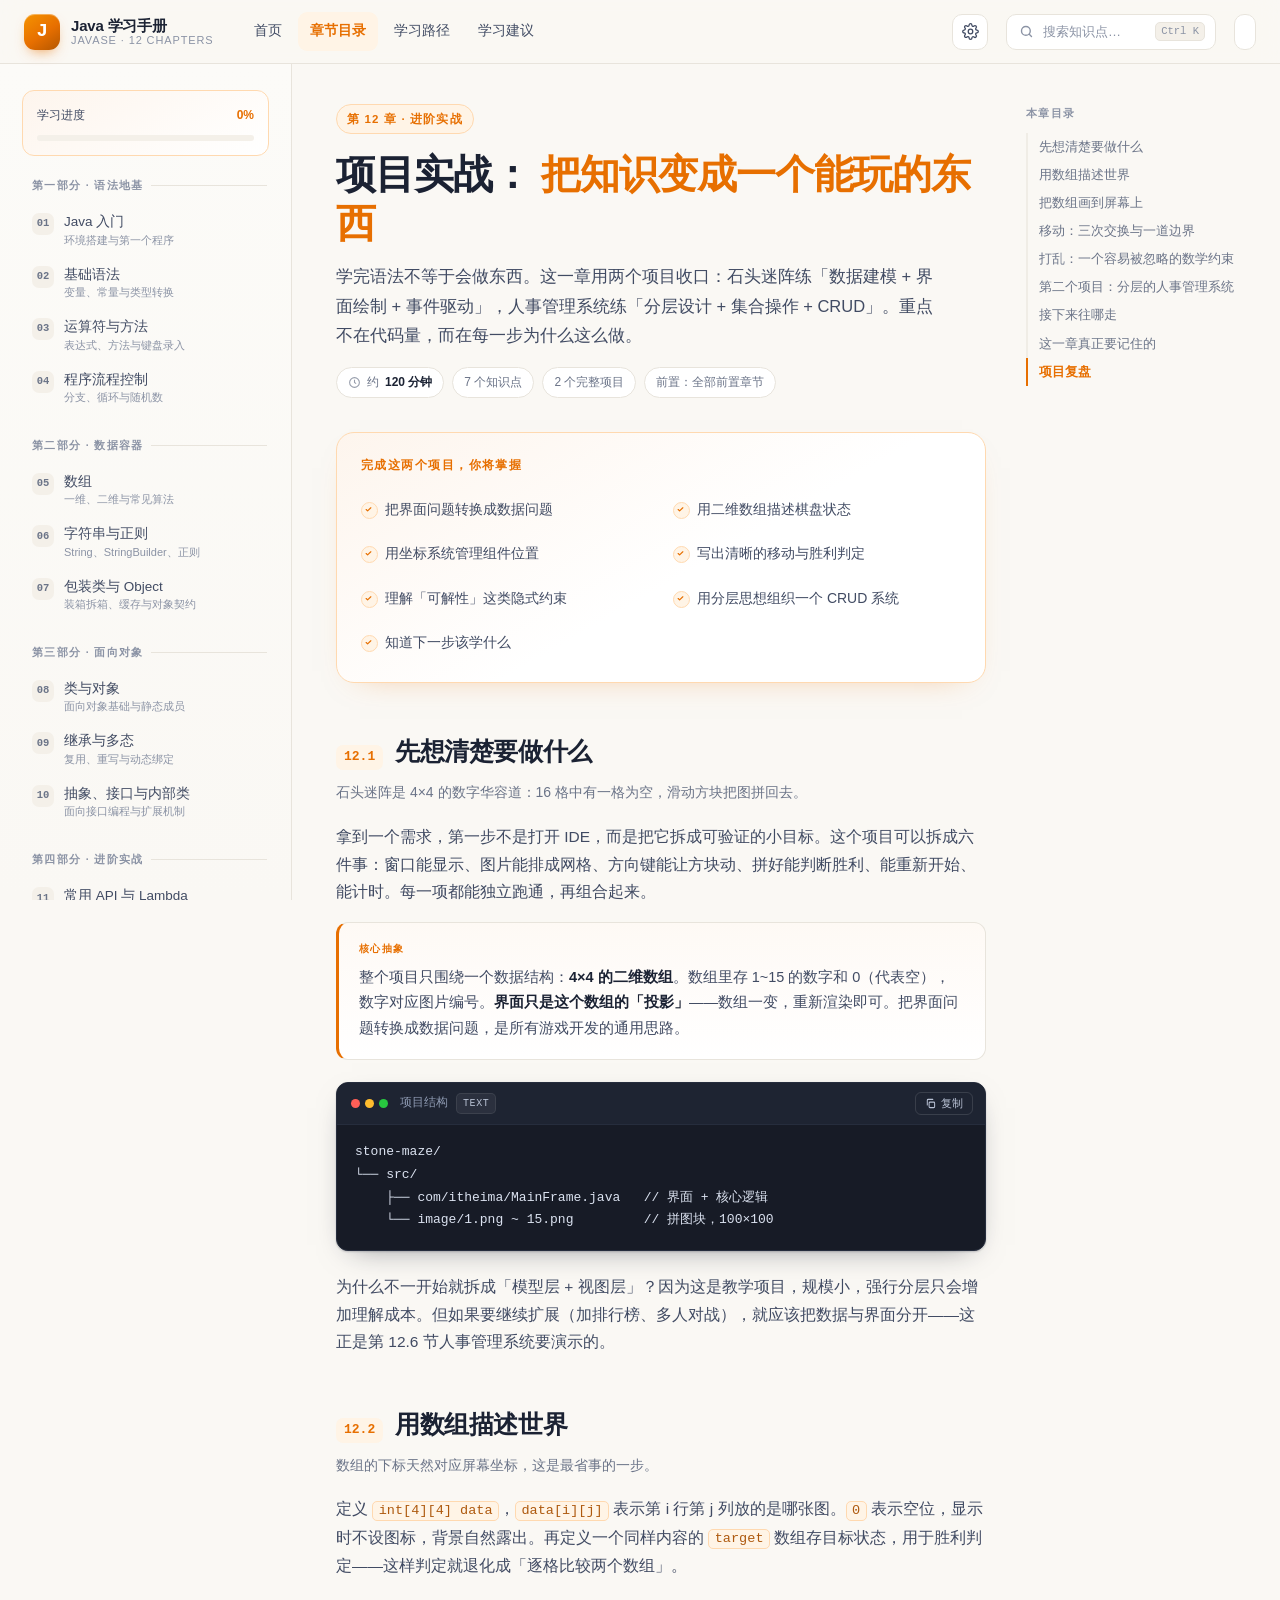
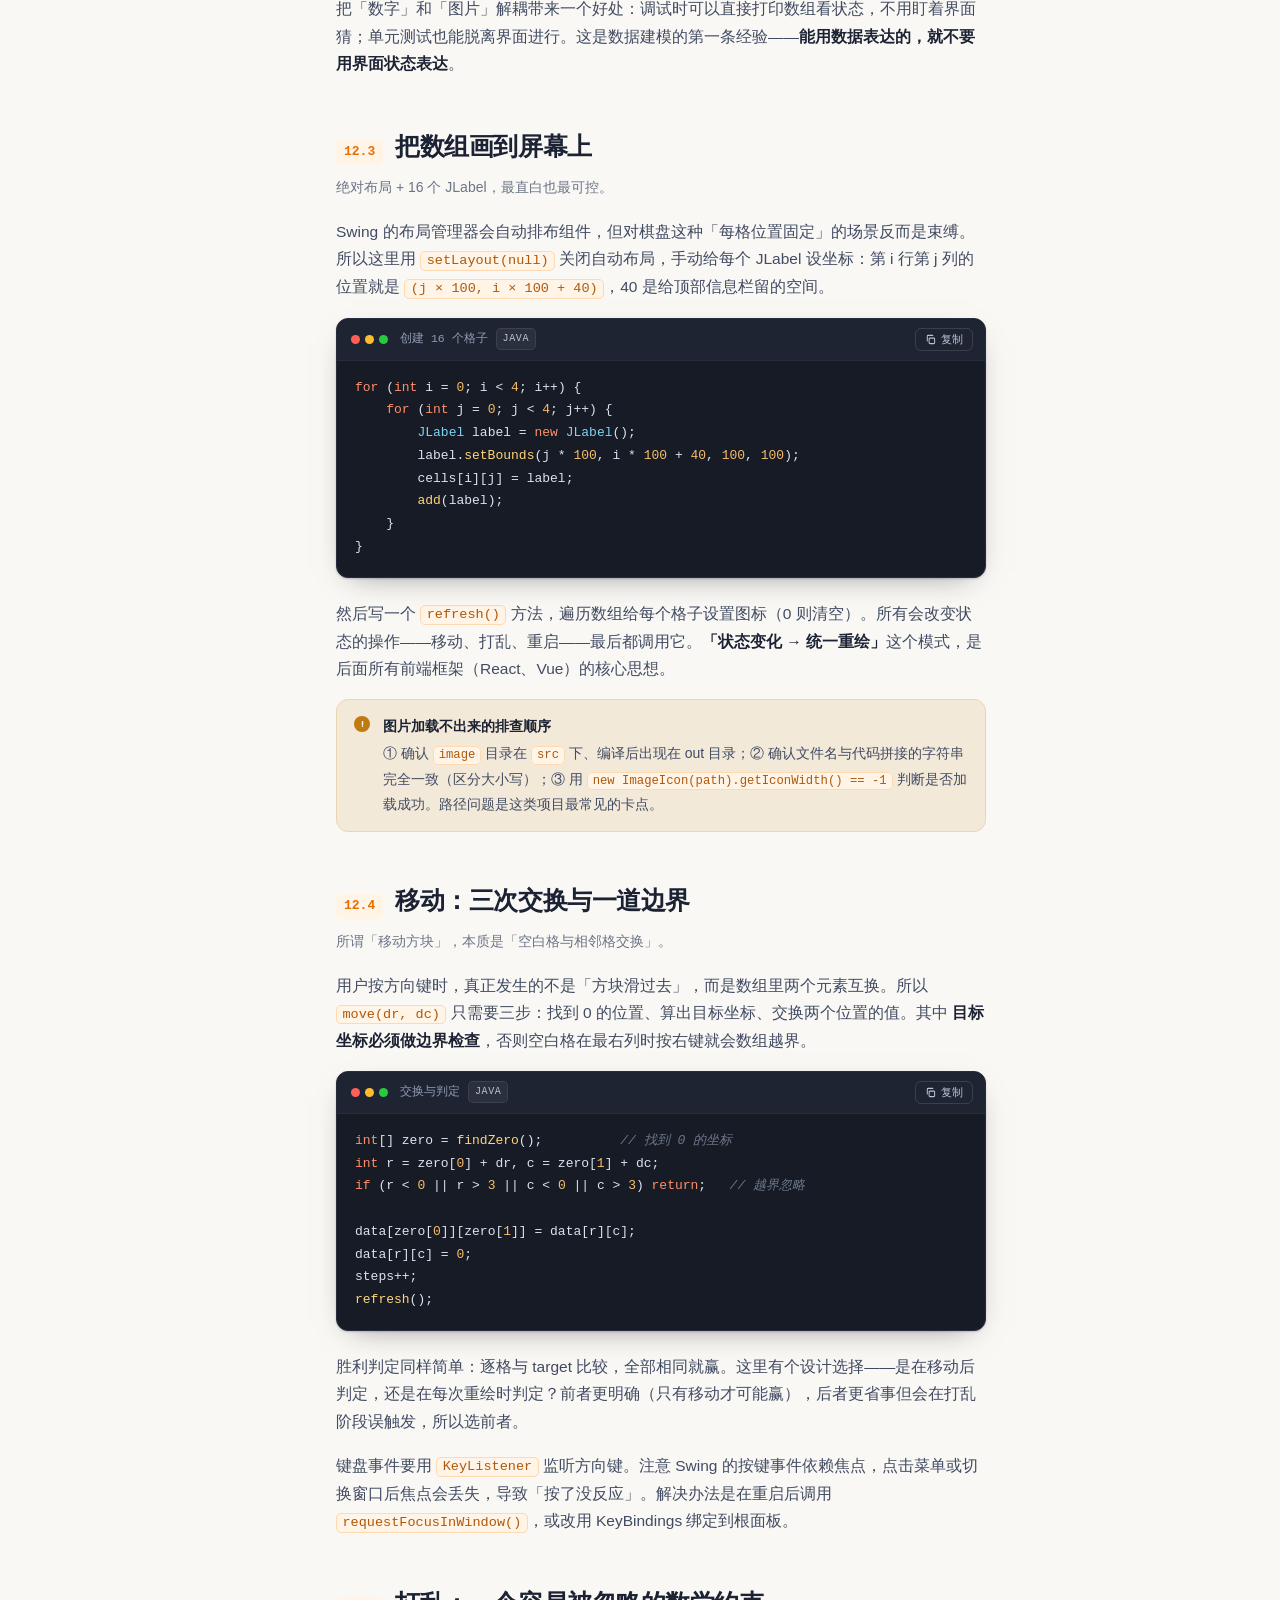
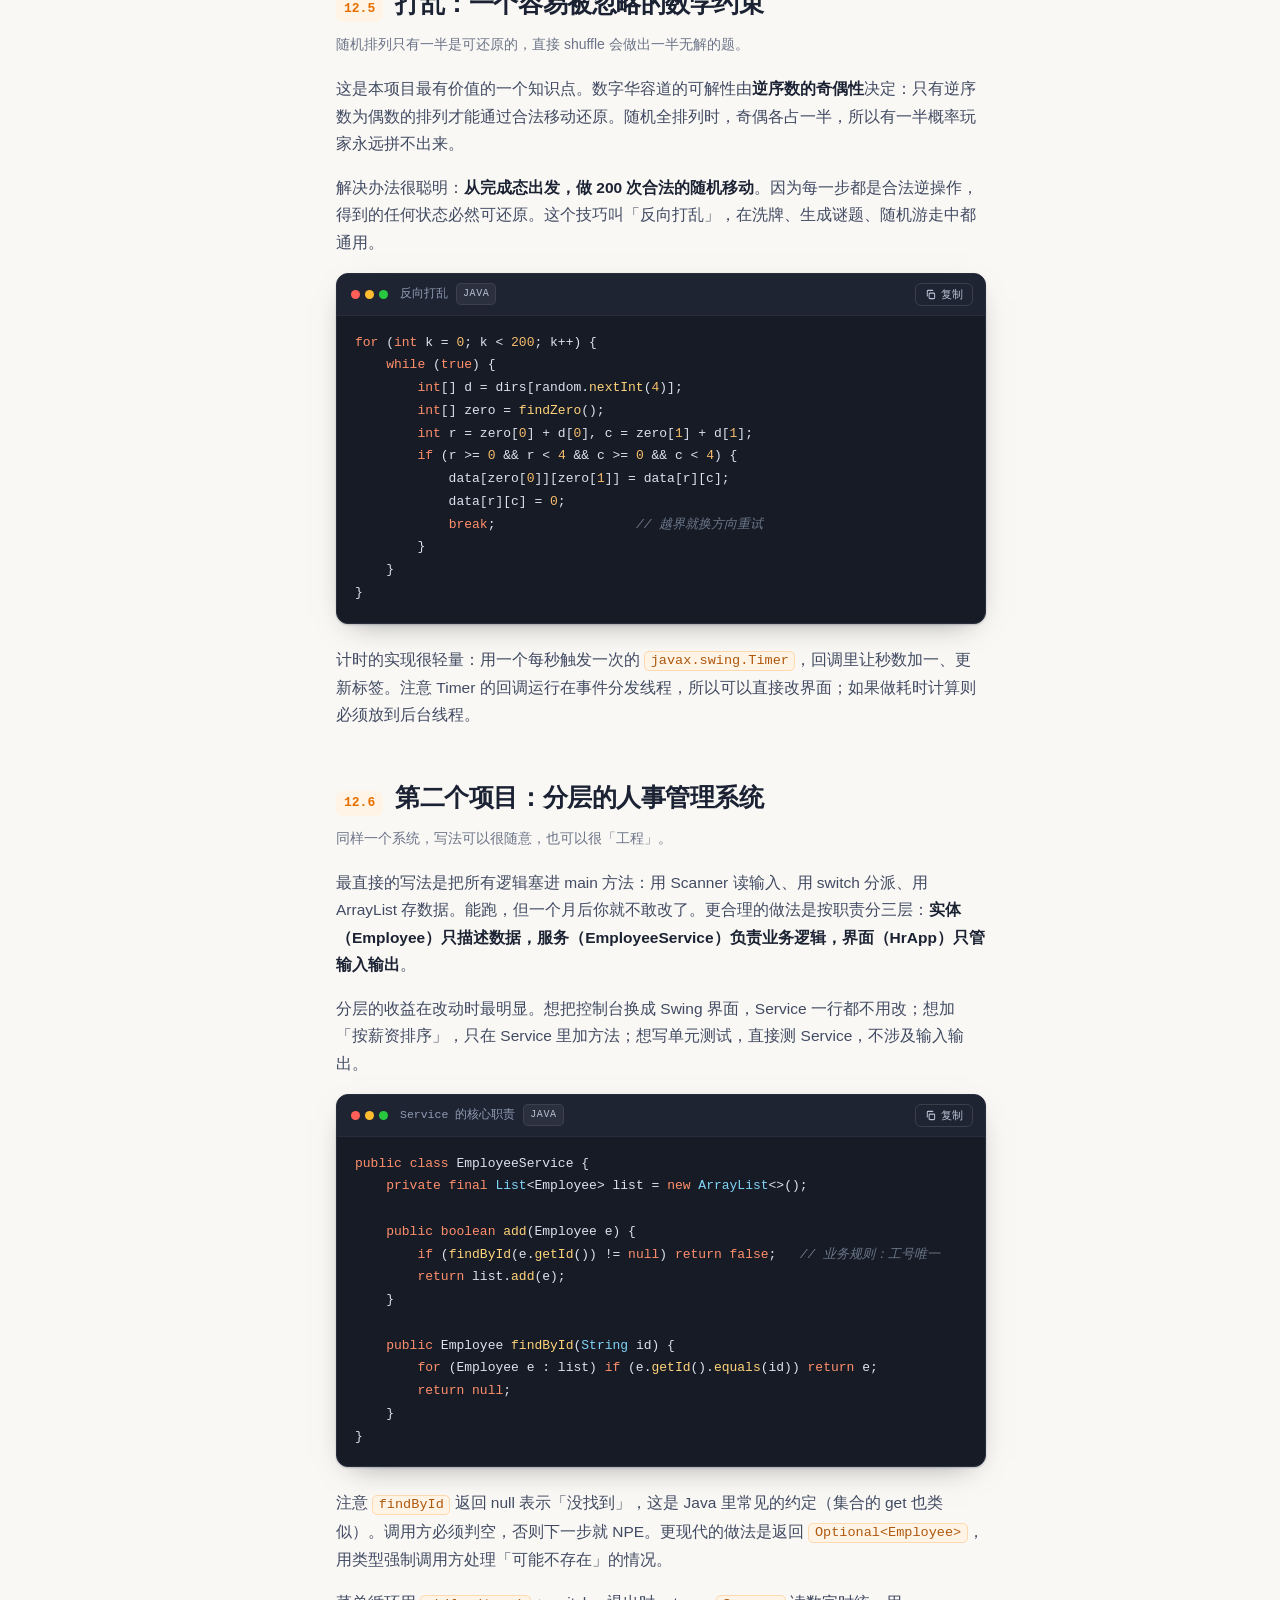
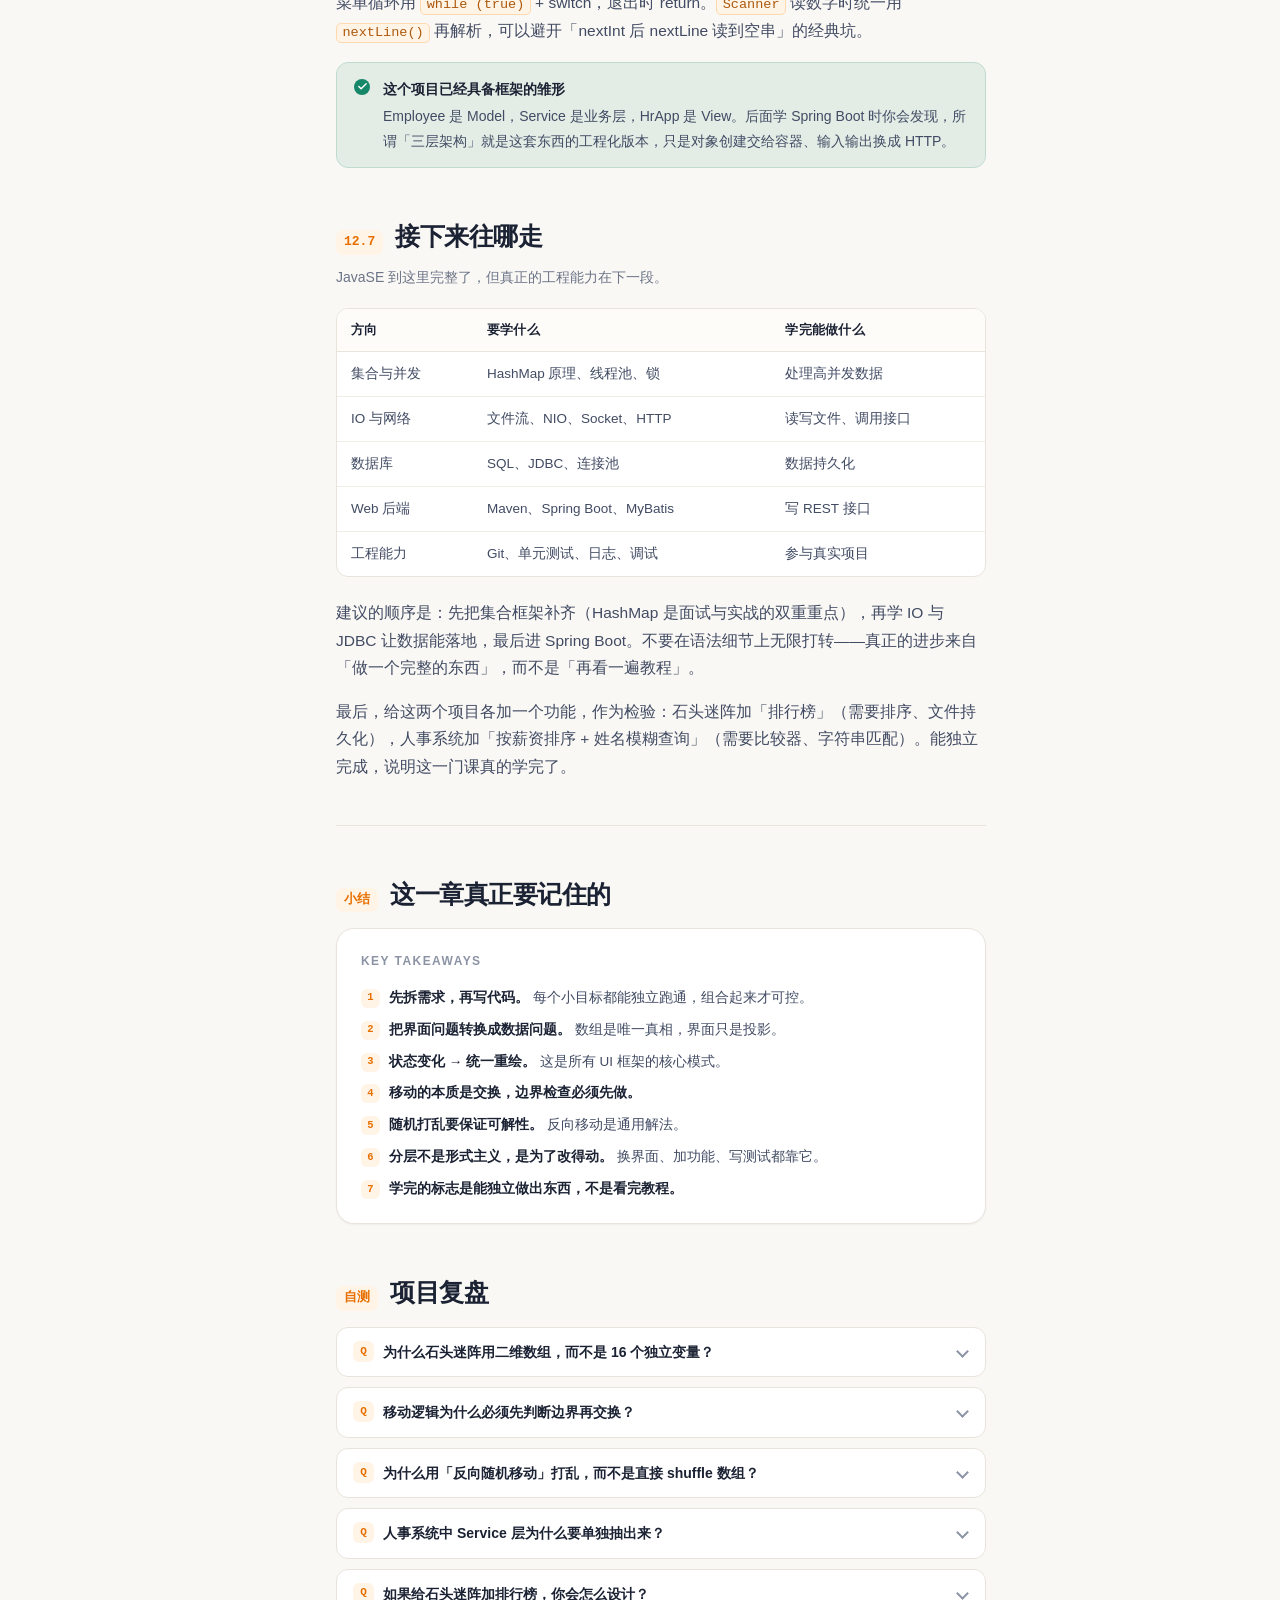
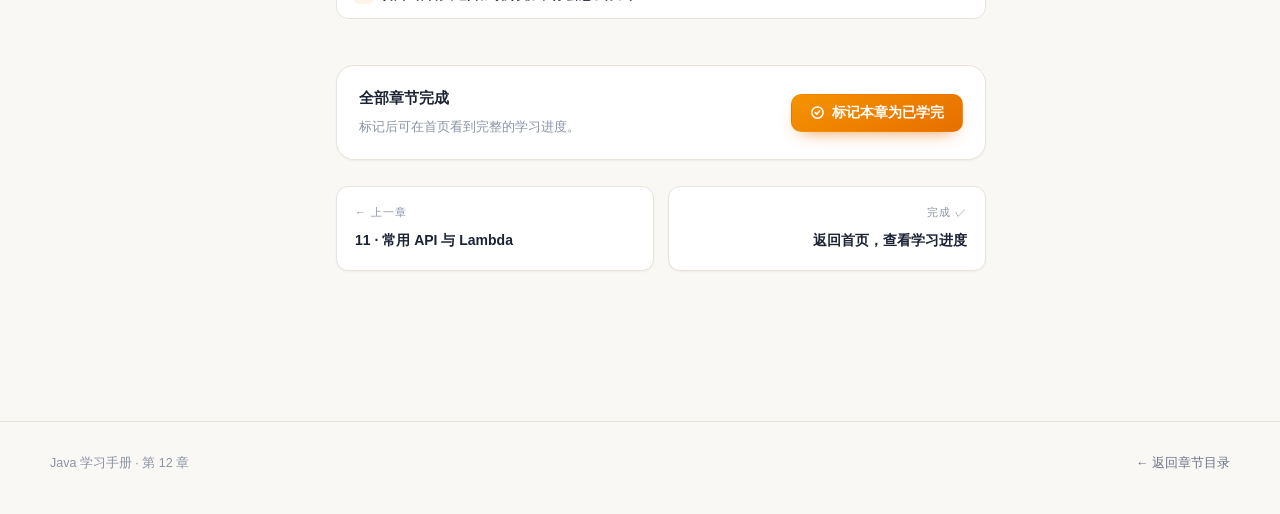
<file: chapters/ch12.html>
<!DOCTYPE html>
<html lang="zh-CN">
<head>
<meta charset="UTF-8">
<meta name="viewport" content="width=device-width, initial-scale=1">
<title>第 12 章 · 项目实战 | Java 学习手册</title>
<meta name="description" content="石头迷阵的设计思路：二维数组建模、Swing 绘制、移动与胜利判定、打乱与计时；以及控制台人事管理系统的分层设计。">
<link rel="icon" href="data:image/svg+xml,%3Csvg xmlns='http://www.w3.org/2000/svg' viewBox='0 0 32 32'%3E%3Crect width='32' height='32' rx='8' fill='%23e76f00'/%3E%3Ctext x='16' y='23' font-family='monospace' font-size='19' font-weight='700' fill='white' text-anchor='middle'%3EJ%3C/text%3E%3C/svg%3E">
<script>try{(function(){var a=JSON.parse(localStorage.getItem("java-appearance")||"null");if(!a)return;var r=document.documentElement,m={theme:"theme",ink:"ink",codeBg:"code-bg",codeInk:"code-ink",font:"font",leading:"leading",width:"width"};for(var k in m){var v=a[k];if(!v||(k==="ink"&&v==="auto"))continue;r.setAttribute("data-"+m[k],v);}})()}catch(e){}</script>
<link rel="stylesheet" href="../assets/css/main.css?v=20261111b">
</head>
<body data-root="../" data-page="ch12">

<div class="readbar"></div>

<header class="topbar">
  <button class="icon-btn menu-btn" data-menu aria-label="打开目录">
    <svg width="17" height="17" viewBox="0 0 24 24" fill="none" stroke="currentColor" stroke-width="2.2" stroke-linecap="round"><path d="M4 7h16M4 12h16M4 17h16"/></svg>
  </button>
  <a class="brand" href="../index.html">
    <span class="brand-mark">J</span>
    <span class="brand-text">
      <span class="brand-name">Java 学习手册</span>
      <span class="brand-sub">JavaSE · 12 chapters</span>
    </span>
  </a>
  <nav class="topbar-nav">
    <a href="../index.html">首页</a>
    <a href="../index.html#chapters" class="active">章节目录</a>
    <a href="../index.html#path">学习路径</a>
    <a href="../index.html#tips">学习建议</a>
  </nav>
  <div class="topbar-spacer"></div>
  <button class="search-trigger" data-search-open>
    <svg width="15" height="15" viewBox="0 0 24 24" fill="none" stroke="currentColor" stroke-width="2.2" stroke-linecap="round"><circle cx="11" cy="11" r="7"/><path d="m20 20-3.6-3.6"/></svg>
    <span>搜索知识点…</span>
    <kbd>Ctrl K</kbd>
  </button>
  <div class="progress-pill" data-progress-pill"></div>
</header>

<div class="shell">
  <aside class="sidebar" data-sidebar></aside>
  <div class="main">
    <div class="doc-with-toc">
      <article class="doc">

        <header class="chapter-head">
          <span class="kicker">第 12 章 · 进阶实战</span>
          <h1>项目实战： <em>把知识变成一个能玩的东西</em></h1>
          <p class="lede">学完语法不等于会做东西。这一章用两个项目收口：石头迷阵练「数据建模 + 界面绘制 + 事件驱动」，人事管理系统练「分层设计 + 集合操作 + CRUD」。重点不在代码量，而在每一步为什么这么做。</p>
          <div class="meta-row">
            <span class="meta-chip"><svg width="13" height="13" viewBox="0 0 24 24" fill="none" stroke="currentColor" stroke-width="2"><circle cx="12" cy="12" r="9"/><path d="M12 7v5l3 2"/></svg>约 <b>120 分钟</b></span>
            <span class="meta-chip">7 个知识点</span>
            <span class="meta-chip">2 个完整项目</span>
            <span class="meta-chip">前置：全部前置章节</span>
          </div>
        </header>

        <div class="objectives">
          <h4>完成这两个项目，你将掌握</h4>
          <ul>
            <li>把界面问题转换成数据问题</li>
            <li>用二维数组描述棋盘状态</li>
            <li>用坐标系统管理组件位置</li>
            <li>写出清晰的移动与胜利判定</li>
            <li>理解「可解性」这类隐式约束</li>
            <li>用分层思想组织一个 CRUD 系统</li>
            <li>知道下一步该学什么</li>
          </ul>
        </div>

        <h2 id="project-plan"><span class="h2-num">12.1</span>先想清楚要做什么</h2>
        <p class="h2-sub">石头迷阵是 4×4 的数字华容道：16 格中有一格为空，滑动方块把图拼回去。</p>

        <p>拿到一个需求，第一步不是打开 IDE，而是把它拆成可验证的小目标。这个项目可以拆成六件事：窗口能显示、图片能排成网格、方向键能让方块动、拼好能判断胜利、能重新开始、能计时。每一项都能独立跑通，再组合起来。</p>

        <div class="concept">
          <span class="co-label">核心抽象</span>
          <p>整个项目只围绕一个数据结构：<strong>4×4 的二维数组</strong>。数组里存 1~15 的数字和 0（代表空），数字对应图片编号。<strong>界面只是这个数组的「投影」</strong>——数组一变，重新渲染即可。把界面问题转换成数据问题，是所有游戏开发的通用思路。</p>
        </div>

        <div class="code-card">
          <div class="code-head"><span class="code-dots"><i></i><i></i><i></i></span><span class="code-file">项目结构</span><span class="code-lang">text</span></div>
          <pre><code>stone-maze/
└── src/
    ├── com/itheima/MainFrame.java   // 界面 + 核心逻辑
    └── image/1.png ~ 15.png         // 拼图块，100×100</code></pre>
        </div>

        <p>为什么不一开始就拆成「模型层 + 视图层」？因为这是教学项目，规模小，强行分层只会增加理解成本。但如果要继续扩展（加排行榜、多人对战），就应该把数据与界面分开——这正是第 12.6 节人事管理系统要演示的。</p>

        <h2 id="model"><span class="h2-num">12.2</span>用数组描述世界</h2>
        <p class="h2-sub">数组的下标天然对应屏幕坐标，这是最省事的一步。</p>

        <p>定义 <code>int[4][4] data</code>，<code>data[i][j]</code> 表示第 i 行第 j 列放的是哪张图。<code>0</code> 表示空位，显示时不设图标，背景自然露出。再定义一个同样内容的 <code>target</code> 数组存目标状态，用于胜利判定——这样判定就退化成「逐格比较两个数组」。</p>

        <p>把「数字」和「图片」解耦带来一个好处：调试时可以直接打印数组看状态，不用盯着界面猜；单元测试也能脱离界面进行。这是数据建模的第一条经验——<strong>能用数据表达的，就不要用界面状态表达</strong>。</p>

        <h2 id="paint"><span class="h2-num">12.3</span>把数组画到屏幕上</h2>
        <p class="h2-sub">绝对布局 + 16 个 JLabel，最直白也最可控。</p>

        <p>Swing 的布局管理器会自动排布组件，但对棋盘这种「每格位置固定」的场景反而是束缚。所以这里用 <code>setLayout(null)</code> 关闭自动布局，手动给每个 JLabel 设坐标：第 i 行第 j 列的位置就是 <code>(j × 100, i × 100 + 40)</code>，40 是给顶部信息栏留的空间。</p>

        <div class="code-card">
          <div class="code-head"><span class="code-dots"><i></i><i></i><i></i></span><span class="code-file">创建 16 个格子</span><span class="code-lang">java</span></div>
          <pre><code>for (int i = 0; i &lt; 4; i++) {
    for (int j = 0; j &lt; 4; j++) {
        JLabel label = new JLabel();
        label.setBounds(j * 100, i * 100 + 40, 100, 100);
        cells[i][j] = label;
        add(label);
    }
}</code></pre>
        </div>

        <p>然后写一个 <code>refresh()</code> 方法，遍历数组给每个格子设置图标（0 则清空）。所有会改变状态的操作——移动、打乱、重启——最后都调用它。<strong>「状态变化 → 统一重绘」</strong>这个模式，是后面所有前端框架（React、Vue）的核心思想。</p>

        <div class="callout warn">
          <span class="co-title">图片加载不出来的排查顺序</span>
          <p>① 确认 <code>image</code> 目录在 <code>src</code> 下、编译后出现在 out 目录；② 确认文件名与代码拼接的字符串完全一致（区分大小写）；③ 用 <code>new ImageIcon(path).getIconWidth() == -1</code> 判断是否加载成功。路径问题是这类项目最常见的卡点。</p>
        </div>

        <h2 id="move"><span class="h2-num">12.4</span>移动：三次交换与一道边界</h2>
        <p class="h2-sub">所谓「移动方块」，本质是「空白格与相邻格交换」。</p>

        <p>用户按方向键时，真正发生的不是「方块滑过去」，而是数组里两个元素互换。所以 <code>move(dr, dc)</code> 只需要三步：找到 0 的位置、算出目标坐标、交换两个位置的值。其中 <strong>目标坐标必须做边界检查</strong>，否则空白格在最右列时按右键就会数组越界。</p>

        <div class="code-card">
          <div class="code-head"><span class="code-dots"><i></i><i></i><i></i></span><span class="code-file">交换与判定</span><span class="code-lang">java</span></div>
          <pre><code>int[] zero = findZero();          // 找到 0 的坐标
int r = zero[0] + dr, c = zero[1] + dc;
if (r &lt; 0 || r &gt; 3 || c &lt; 0 || c &gt; 3) return;   // 越界忽略

data[zero[0]][zero[1]] = data[r][c];
data[r][c] = 0;
steps++;
refresh();</code></pre>
        </div>

        <p>胜利判定同样简单：逐格与 target 比较，全部相同就赢。这里有个设计选择——是在移动后判定，还是在每次重绘时判定？前者更明确（只有移动才可能赢），后者更省事但会在打乱阶段误触发，所以选前者。</p>

        <p>键盘事件要用 <code>KeyListener</code> 监听方向键。注意 Swing 的按键事件依赖焦点，点击菜单或切换窗口后焦点会丢失，导致「按了没反应」。解决办法是在重启后调用 <code>requestFocusInWindow()</code>，或改用 KeyBindings 绑定到根面板。</p>

        <h2 id="shuffle"><span class="h2-num">12.5</span>打乱：一个容易被忽略的数学约束</h2>
        <p class="h2-sub">随机排列只有一半是可还原的，直接 shuffle 会做出一半无解的题。</p>

        <p>这是本项目最有价值的一个知识点。数字华容道的可解性由<strong>逆序数的奇偶性</strong>决定：只有逆序数为偶数的排列才能通过合法移动还原。随机全排列时，奇偶各占一半，所以有一半概率玩家永远拼不出来。</p>

        <p>解决办法很聪明：<strong>从完成态出发，做 200 次合法的随机移动</strong>。因为每一步都是合法逆操作，得到的任何状态必然可还原。这个技巧叫「反向打乱」，在洗牌、生成谜题、随机游走中都通用。</p>

        <div class="code-card">
          <div class="code-head"><span class="code-dots"><i></i><i></i><i></i></span><span class="code-file">反向打乱</span><span class="code-lang">java</span></div>
          <pre><code>for (int k = 0; k &lt; 200; k++) {
    while (true) {
        int[] d = dirs[random.nextInt(4)];
        int[] zero = findZero();
        int r = zero[0] + d[0], c = zero[1] + d[1];
        if (r &gt;= 0 &amp;&amp; r &lt; 4 &amp;&amp; c &gt;= 0 &amp;&amp; c &lt; 4) {
            data[zero[0]][zero[1]] = data[r][c];
            data[r][c] = 0;
            break;                  // 越界就换方向重试
        }
    }
}</code></pre>
        </div>

        <p>计时的实现很轻量：用一个每秒触发一次的 <code>javax.swing.Timer</code>，回调里让秒数加一、更新标签。注意 Timer 的回调运行在事件分发线程，所以可以直接改界面；如果做耗时计算则必须放到后台线程。</p>

        <h2 id="hr-system"><span class="h2-num">12.6</span>第二个项目：分层的人事管理系统</h2>
        <p class="h2-sub">同样一个系统，写法可以很随意，也可以很「工程」。</p>

        <p>最直接的写法是把所有逻辑塞进 main 方法：用 Scanner 读输入、用 switch 分派、用 ArrayList 存数据。能跑，但一个月后你就不敢改了。更合理的做法是按职责分三层：<strong>实体（Employee）只描述数据，服务（EmployeeService）负责业务逻辑，界面（HrApp）只管输入输出</strong>。</p>

        <p>分层的收益在改动时最明显。想把控制台换成 Swing 界面，Service 一行都不用改；想加「按薪资排序」，只在 Service 里加方法；想写单元测试，直接测 Service，不涉及输入输出。</p>

        <div class="code-card">
          <div class="code-head"><span class="code-dots"><i></i><i></i><i></i></span><span class="code-file">Service 的核心职责</span><span class="code-lang">java</span></div>
          <pre><code>public class EmployeeService {
    private final List&lt;Employee&gt; list = new ArrayList&lt;&gt;();

    public boolean add(Employee e) {
        if (findById(e.getId()) != null) return false;   // 业务规则：工号唯一
        return list.add(e);
    }

    public Employee findById(String id) {
        for (Employee e : list) if (e.getId().equals(id)) return e;
        return null;
    }
}</code></pre>
        </div>

        <p>注意 <code>findById</code> 返回 null 表示「没找到」，这是 Java 里常见的约定（集合的 get 也类似）。调用方必须判空，否则下一步就 NPE。更现代的做法是返回 <code>Optional&lt;Employee&gt;</code>，用类型强制调用方处理「可能不存在」的情况。</p>

        <p>菜单循环用 <code>while (true)</code> + switch，退出时 return。<code>Scanner</code> 读数字时统一用 <code>nextLine()</code> 再解析，可以避开「nextInt 后 nextLine 读到空串」的经典坑。</p>

        <div class="callout tip">
          <span class="co-title">这个项目已经具备框架的雏形</span>
          <p>Employee 是 Model，Service 是业务层，HrApp 是 View。后面学 Spring Boot 时你会发现，所谓「三层架构」就是这套东西的工程化版本，只是对象创建交给容器、输入输出换成 HTTP。</p>
        </div>

        <h2 id="next-step"><span class="h2-num">12.7</span>接下来往哪走</h2>
        <p class="h2-sub">JavaSE 到这里完整了，但真正的工程能力在下一段。</p>

        <div class="table-wrap">
          <table>
            <thead><tr><th>方向</th><th>要学什么</th><th>学完能做什么</th></tr></thead>
            <tbody>
              <tr><td>集合与并发</td><td>HashMap 原理、线程池、锁</td><td>处理高并发数据</td></tr>
              <tr><td>IO 与网络</td><td>文件流、NIO、Socket、HTTP</td><td>读写文件、调用接口</td></tr>
              <tr><td>数据库</td><td>SQL、JDBC、连接池</td><td>数据持久化</td></tr>
              <tr><td>Web 后端</td><td>Maven、Spring Boot、MyBatis</td><td>写 REST 接口</td></tr>
              <tr><td>工程能力</td><td>Git、单元测试、日志、调试</td><td>参与真实项目</td></tr>
            </tbody>
          </table>
        </div>

        <p>建议的顺序是：先把集合框架补齐（HashMap 是面试与实战的双重重点），再学 IO 与 JDBC 让数据能落地，最后进 Spring Boot。不要在语法细节上无限打转——真正的进步来自「做一个完整的东西」，而不是「再看一遍教程」。</p>

        <p>最后，给这两个项目各加一个功能，作为检验：石头迷阵加「排行榜」（需要排序、文件持久化），人事系统加「按薪资排序 + 姓名模糊查询」（需要比较器、字符串匹配）。能独立完成，说明这一门课真的学完了。</p>

        <hr>

        <h2 id="summary"><span class="h2-num">小结</span>这一章真正要记住的</h2>
        <div class="summary">
          <h4>Key takeaways</h4>
          <ol>
            <li><strong>先拆需求，再写代码。</strong> 每个小目标都能独立跑通，组合起来才可控。</li>
            <li><strong>把界面问题转换成数据问题。</strong> 数组是唯一真相，界面只是投影。</li>
            <li><strong>状态变化 → 统一重绘。</strong> 这是所有 UI 框架的核心模式。</li>
            <li><strong>移动的本质是交换，边界检查必须先做。</strong></li>
            <li><strong>随机打乱要保证可解性。</strong> 反向移动是通用解法。</li>
            <li><strong>分层不是形式主义，是为了改得动。</strong> 换界面、加功能、写测试都靠它。</li>
            <li><strong>学完的标志是能独立做出东西，不是看完教程。</strong></li>
          </ol>
        </div>

        <h2 id="quiz"><span class="h2-num">自测</span>项目复盘</h2>
        <div class="quiz">
          <details>
            <summary>为什么石头迷阵用二维数组，而不是 16 个独立变量？</summary>
            <div class="answer">数组能用双重循环统一处理绘制、刷新、判定，下标与屏幕坐标一一对应；16 个变量要写 16 段重复代码，无法用循环抽象，也无法做整体比对。</div>
          </details>
          <details>
            <summary>移动逻辑为什么必须先判断边界再交换？</summary>
            <div class="answer">先交换会导致下标越界（如空白在最后一行还向下移动）。正确顺序是：算出目标坐标 → 判断在 0~3 范围内 → 再交换。</div>
          </details>
          <details>
            <summary>为什么用「反向随机移动」打乱，而不是直接 shuffle 数组？</summary>
            <div class="answer">数字华容道只有逆序数为偶数的排列可还原，随机全排列有一半无解。从完成态做合法移动，得到的任何状态必然可还原。</div>
          </details>
          <details>
            <summary>人事系统中 Service 层为什么要单独抽出来？</summary>
            <div class="answer">把数据操作与界面交互解耦：换交互方式（Swing / Web）时 Service 不用改，也便于单元测试。这是单一职责原则的直接体现。</div>
          </details>
          <details>
            <summary>如果给石头迷阵加排行榜，你会怎么设计？</summary>
            <div class="answer">新建 Score 类（玩家、步数、用时），用 List 保存，Comparator 先比用时再比步数排序，持久化可用对象序列化或 JSON 写文件。正好用上集合、比较器与 IO。</div>
          </details>
        </div>

        <div class="chapter-cta">
          <div class="txt">
            <strong>全部章节完成</strong>
            <span>标记后可在首页看到完整的学习进度。</span>
          </div>
          <button class="btn btn-primary" id="markDone" type="button"></button>
        </div>

        <nav class="chapter-nav">
          <a href="ch11.html">
            <span class="dir">← 上一章</span>
            <span class="ttl">11 · 常用 API 与 Lambda</span>
          </a>
          <a class="next" href="../index.html">
            <span class="dir">完成 ✓</span>
            <span class="ttl">返回首页，查看学习进度</span>
          </a>
        </nav>

      </article>
      <aside class="toc" data-toc></aside>
    </div>
  </div>
</div>

<footer class="footer">
  <div class="footer-inner">
    <span>Java 学习手册 · 第 12 章</span>
    <a href="../index.html#chapters">← 返回章节目录</a>
  </div>
</footer>

<button class="to-top" aria-label="回到顶部">
  <svg width="17" height="17" viewBox="0 0 24 24" fill="none" stroke="currentColor" stroke-width="2.2" stroke-linecap="round" stroke-linejoin="round"><path d="M12 19V5M6 11l6-6 6 6"/></svg>
</button>

<script src="../assets/js/data.js?v=20261111b"></script>
<script src="../assets/js/site.js?v=20261111b"></script>
</body>
</html>
</file>
<file: assets/css/style.css>
/* ============================================================
   JavaScript 系统学习 · 视觉系统
   与 java/ 站点保持同一套设计语言：
   暖纸底 + 细描边 + 深色代码块 + 橙色强调
   主题：html[data-theme] = warm | slate | forest | ocean | rose | midnight
   ============================================================ */

/* ---------- 暖纸橙（默认） ---------- */
html[data-theme="warm"] {
  --bg: #faf8f4;
  --bg-soft: #f4f0e8;
  --bg-hover: #efe8dc;
  --panel: #ffffff;
  --panel-2: #fdfcf9;
  --border: #e8e4dc;
  --border-strong: #d8d1c3;
  --text: #1b2233;
  --text-2: #414b63;
  --text-3: #6b7488;
  --accent: #e76f00;
  --accent-strong: #c25c00;
  --accent-soft: #fff3e5;
  --accent-border: #f6d2a6;
  --ok: #17876a;
  --tip: #17876a;
  --warn: #b4690e;
  --amber: #a86412;
}

/* ---------- 石墨靛 ---------- */
html[data-theme="slate"] {
  --bg: #f6f7fa;
  --bg-soft: #eef0f5;
  --bg-hover: #e4e7ef;
  --panel: #ffffff;
  --panel-2: #fbfcfe;
  --border: #e1e5ec;
  --border-strong: #ccd2dd;
  --text: #182032;
  --text-2: #455066;
  --text-3: #6c778c;
  --accent: #4a5bd0;
  --accent-strong: #3746b4;
  --accent-soft: #eef1ff;
  --accent-border: #d2d9ff;
  --ok: #157f5c;
  --tip: #0f766e;
  --warn: #a8660d;
  --amber: #9a6a12;
}

/* ---------- 森绿 ---------- */
html[data-theme="forest"] {
  --bg: #f5f9f4;
  --bg-soft: #eaf2e7;
  --bg-hover: #dfead9;
  --panel: #fdfefb;
  --panel-2: #fbfdf8;
  --border: #dde8d8;
  --border-strong: #c5d6bc;
  --text: #1c2a20;
  --text-2: #46604e;
  --text-3: #6f8877;
  --accent: #2f855a;
  --accent-strong: #226b46;
  --accent-soft: #e7f4ea;
  --accent-border: #bfe2ce;
  --ok: #1d7a4d;
  --tip: #0f766e;
  --warn: #96650f;
  --amber: #8a6514;
}

/* ---------- 海蓝 ---------- */
html[data-theme="ocean"] {
  --bg: #f4f8fd;
  --bg-soft: #eaf2fb;
  --bg-hover: #dde9f7;
  --panel: #fbfdff;
  --panel-2: #f9fcff;
  --border: #dbe6f3;
  --border-strong: #c2d3e7;
  --text: #16233a;
  --text-2: #3f5271;
  --text-3: #6b809c;
  --accent: #2563c9;
  --accent-strong: #1c4fa5;
  --accent-soft: #e7f0fd;
  --accent-border: #c6dcf7;
  --ok: #12796a;
  --tip: #0d7c8a;
  --warn: #a76510;
  --amber: #96690f;
}

/* ---------- 玫瑰 ---------- */
html[data-theme="rose"] {
  --bg: #fdf7f7;
  --bg-soft: #f9edee;
  --bg-hover: #f2dfe1;
  --panel: #fffdfd;
  --panel-2: #fffafb;
  --border: #f0dcdf;
  --border-strong: #e2c4c8;
  --text: #2b1f22;
  --text-2: #5c4348;
  --text-3: #8a6d72;
  --accent: #c94b63;
  --accent-strong: #a83a50;
  --accent-soft: #fdecef;
  --accent-border: #f3c8d0;
  --ok: #1a7a5e;
  --tip: #0f7381;
  --warn: #a8620c;
  --amber: #9b6512;
}

/* ---------- 深夜（暗色） ---------- */
html[data-theme="midnight"] {
  --bg: #15171d;
  --bg-soft: #1b1e26;
  --bg-hover: #242833;
  --panel: #1e222b;
  --panel-2: #22262f;
  --border: #2c313d;
  --border-strong: #3b4250;
  --text: #e9e7e2;
  --text-2: #b3b8c4;
  --text-3: #878e9d;
  --accent: #ff9d3d;
  --accent-strong: #ffb262;
  --accent-soft: #2c2519;
  --accent-border: #4a3a22;
  --ok: #6bd0a0;
  --tip: #5ed0bf;
  --warn: #e8a863;
  --amber: #e2b668;
}

/* ---------- 共享变量 ---------- */
:root {
  --code-bg: #171b26;
  --code-head: #1e2432;
  --code-border: #262d3d;
  --code-text: #dbe2f0;
  --code-kw: #ff8f6b;
  --code-str: #a5e075;
  --code-num: #f6bd6b;
  --code-com: #6b7789;
  --code-fn: #ffd479;

  --shadow-sm: 0 1px 2px rgba(27, 34, 51, .05);
  --shadow: 0 4px 16px -4px rgba(27, 34, 51, .10), 0 1px 3px rgba(27, 34, 51, .04);
  --shadow-lg: 0 18px 46px -18px rgba(27, 34, 51, .22), 0 4px 12px -6px rgba(27, 34, 51, .08);

  --radius-sm: 8px;
  --radius: 12px;
  --radius-lg: 18px;
  --topbar-h: 64px;

  --sans: -apple-system, BlinkMacSystemFont, "Segoe UI", "PingFang SC",
    "Hiragino Sans GB", "Microsoft YaHei", "Source Han Sans SC", sans-serif;
  --mono: "JetBrains Mono", "Cascadia Code", "SFMono-Regular", Consolas,
    "Liberation Mono", Menlo, monospace;

  --f-base: 15.5px;
  --f-prose: 15.5px;
  --f-code: 13px;
  --f-h1: 40px;
  --f-h3: 21px;
  --lh: 1.78;
  --content-w: 800px;

  /* 语义色底：跟随主题色与背景调和 */
  --tip-soft: #e9f7f2;
  --tip-border: #cdece2;
  --warn-soft: #fdf6e9;
  --warn-border: #f3e0bd;
  --amber-soft: #fdf6e6;
  --amber-border: #f0e0bb;
}

@supports (color: color-mix(in srgb, red 10%, white)) {
  :root {
    --tip-soft: color-mix(in srgb, var(--tip) 11%, var(--bg));
    --tip-border: color-mix(in srgb, var(--tip) 27%, var(--bg));
    --warn-soft: color-mix(in srgb, var(--warn) 12%, var(--bg));
    --warn-border: color-mix(in srgb, var(--warn) 28%, var(--bg));
    --amber-soft: color-mix(in srgb, var(--amber) 12%, var(--bg));
    --amber-border: color-mix(in srgb, var(--amber) 28%, var(--bg));
  }
}

/* 暗色主题的阴影与代码块 */
html[data-dark="true"] {
  --shadow-sm: 0 1px 2px rgba(0, 0, 0, .3);
  --shadow: 0 4px 18px rgba(0, 0, 0, .34);
  --shadow-lg: 0 20px 50px rgba(0, 0, 0, .5);
  --code-bg: #1a1e28;
  --code-head: #232936;
  --code-border: #262c3a;
}

/* ============ 字号 / 行距 / 宽度 ============ */
html[data-font="s"] { --f-base: 14px; --f-prose: 14px; --f-code: 12px; --f-h1: 34px; --f-h3: 19px; }
html[data-font="l"] { --f-base: 16.5px; --f-prose: 16.5px; --f-code: 14px; --f-h1: 43px; --f-h3: 23px; }
html[data-font="xl"] { --f-base: 17.5px; --f-prose: 18px; --f-code: 15px; --f-h1: 46px; --f-h3: 25px; }
html[data-leading="compact"] { --lh: 1.6; }
html[data-leading="relaxed"] { --lh: 2.05; }
html[data-width="narrow"] { --content-w: 700px; }
html[data-width="wide"] { --content-w: 980px; }

/* ============ 基础 ============ */
* { box-sizing: border-box; }
[hidden] { display: none !important; }
html, body { margin: 0; padding: 0; height: 100%; }
body {
  font-family: var(--sans);
  background: var(--bg);
  color: var(--text);
  font-size: var(--f-base);
  line-height: 1.75;
  -webkit-font-smoothing: antialiased;
  text-rendering: optimizeLegibility;
}
a { color: inherit; text-decoration: none; }
button, input, textarea { font-family: inherit; }
button { cursor: pointer; }
.icon { width: 18px; height: 18px; fill: none; stroke: currentColor; stroke-width: 1.8; stroke-linecap: round; stroke-linejoin: round; flex: none; }
::selection { background: var(--accent-border); color: var(--text); }
* { scrollbar-width: thin; scrollbar-color: var(--border-strong) transparent; }
*::-webkit-scrollbar { width: 9px; height: 9px; }
*::-webkit-scrollbar-thumb { background: var(--border-strong); border-radius: 8px; border: 2px solid transparent; background-clip: padding-box; }
*::-webkit-scrollbar-thumb:hover { background: var(--text-3); background-clip: padding-box; }

/* ============ 布局：顶栏 + 左目录 + 中内容 + 右小节 ============ */
.shell { display: flex; align-items: flex-start; padding-top: var(--topbar-h); min-height: 100vh; }
.main { flex: 1; min-width: 0; }
.doc-with-toc {
  display: flex; align-items: flex-start; gap: 40px;
  max-width: 1180px; margin: 0 auto; padding: 0;
}
.doc-with-toc.is-reader { padding: 38px 44px 90px; }
.doc { flex: 1; min-width: 0; outline: none; }
.doc-with-toc.has-toc .doc { max-width: var(--content-w); }
.doc-with-toc:not(.is-reader) > .doc > .content { padding: 34px 44px 84px; }

/* 右侧本页目录 */
.toc {
  position: sticky; top: calc(var(--topbar-h) + 30px);
  width: 210px; flex: none; font-size: 12.5px;
  max-height: calc(100vh - var(--topbar-h) - 56px); overflow-y: auto;
}
.toc[hidden] { display: none; }
.toc-title {
  font-size: 10px; font-weight: 700; letter-spacing: .13em; text-transform: uppercase;
  color: var(--text-3); margin-bottom: 10px;
}
.toc-item {
  display: block; width: 100%; text-align: left; border: 0; background: transparent;
  color: var(--text-3); font-size: 12.5px; line-height: 1.5;
  padding: 5px 0 5px 11px; border-left: 2px solid var(--border); cursor: pointer;
  transition: color .15s, border-color .15s;
}
.toc-item:hover { color: var(--text); border-left-color: var(--border-strong); }
.toc-item.on { color: var(--accent); border-left-color: var(--accent); font-weight: 650; }

/* ============ 侧边栏 ============ */
.sidebar {
  position: sticky;
  top: var(--topbar-h);
  width: 292px;
  flex: none;
  height: calc(100vh - var(--topbar-h));
  background: linear-gradient(180deg, var(--panel-2), var(--bg));
  border-right: 1px solid var(--border);
  display: flex;
  flex-direction: column;
  z-index: 30;
}
.side-head {
  display: flex; align-items: center; justify-content: space-between;
  padding: 16px 14px 10px 20px;
}
.side-head-title {
  font-size: 10px; font-weight: 700; letter-spacing: .14em;
  text-transform: uppercase; color: var(--text-3);
}
.side-collapse {
  flex: none; width: 26px; height: 26px;
  border: 1px solid var(--border); background: var(--panel); color: var(--text-3);
  border-radius: 7px; font-size: 14px; line-height: 1; display: grid; place-items: center;
  transition: .16s;
}
.side-collapse:hover { color: var(--accent); border-color: var(--accent-border); background: var(--accent-soft); }
.brand-mark {
  width: 36px; height: 36px; flex: none;
  display: grid; place-items: center;
  border-radius: 11px;
  background: var(--accent);
  background: linear-gradient(145deg,
    color-mix(in srgb, var(--accent) 72%, #ffffff),
    var(--accent) 55%,
    var(--accent-strong));
  color: #fff;
  font-family: var(--mono);
  font-weight: 700; font-size: 14px; letter-spacing: -.5px;
  box-shadow: 0 6px 14px -6px color-mix(in srgb, var(--accent) 70%, transparent),
    inset 0 1px 0 rgba(255, 255, 255, .35);
}
html[data-dark="true"] .brand-mark { color: #171a22; }
.brand-text { display: flex; flex-direction: column; line-height: 1.25; min-width: 0; }
.brand-text strong { font-size: 14.5px; letter-spacing: -.2px; font-weight: 700; }
.brand-text small { font-size: 10.5px; color: var(--text-3); margin-top: 3px; letter-spacing: .06em; }

.side-search {
  margin: 0 16px 12px;
  display: flex; align-items: center; gap: 8px;
  background: var(--panel);
  border: 1px solid var(--border);
  border-radius: 10px;
  padding: 0 10px;
  height: 38px;
  transition: border-color .16s, box-shadow .16s;
}
.side-search:focus-within { border-color: var(--accent-border); box-shadow: 0 0 0 3px var(--accent-soft); }
.side-search .icon { width: 15px; height: 15px; color: var(--text-3); }
.side-search input { flex: 1; min-width: 0; border: 0; outline: 0; background: transparent; color: var(--text); font-size: 13px; }
.side-search input::placeholder { color: var(--text-3); }
.side-search input::-webkit-search-cancel-button,
.side-search input::-webkit-search-decoration { -webkit-appearance: none; appearance: none; }
.side-search kbd {
  font-family: var(--mono); font-size: 10px; color: var(--text-3);
  border: 1px solid var(--border); border-radius: 5px; padding: 0 5px; line-height: 16px;
  background: var(--bg-soft);
}

.search-panel {
  position: absolute; left: 12px; right: 12px; top: 96px;
  max-height: 380px; overflow-y: auto;
  background: var(--panel); border: 1px solid var(--border-strong);
  border-radius: var(--radius); box-shadow: var(--shadow-lg); z-index: 60; padding: 6px;
}
.search-panel[hidden] { display: none; }
.search-hit { display: block; width: 100%; text-align: left; border: 0; background: transparent; border-radius: 8px; padding: 8px 10px; color: var(--text); }
.search-hit:hover, .search-hit:focus { background: var(--accent-soft); outline: none; }
.search-hit b { display: block; font-size: 13px; font-weight: 650; }
.search-hit span { display: block; font-size: 11.5px; color: var(--text-3); white-space: nowrap; overflow: hidden; text-overflow: ellipsis; }
.search-empty { padding: 14px 12px; color: var(--text-3); font-size: 12.5px; text-align: center; }
.search-count { padding: 6px 10px 8px; font-size: 11px; color: var(--text-3); border-bottom: 1px solid var(--border); margin-bottom: 4px; }
mark { background: var(--accent-soft); color: var(--accent-strong); border-radius: 3px; padding: 0 2px; }

.side-progress {
  margin: 0 16px 12px; padding: 12px 14px;
  background: var(--panel);
  border: 1px solid var(--border);
  border-radius: var(--radius);
  box-shadow: var(--shadow-sm);
}
.side-progress-head { display: flex; justify-content: space-between; align-items: baseline; font-size: 11.5px; color: var(--text-3); margin-bottom: 8px; }
.side-progress-head strong { font-family: var(--mono); font-size: 11.5px; color: var(--accent); font-weight: 700; }
.progress-track { height: 6px; border-radius: 99px; background: var(--bg-hover); overflow: hidden; }
.progress-fill {
  height: 100%; width: 0; border-radius: 99px;
  background: var(--accent);
  background: linear-gradient(90deg, var(--accent), color-mix(in srgb, var(--accent) 55%, #ffd08a));
  transition: width .45s cubic-bezier(.2, .8, .3, 1);
}

.nav-tools { display: flex; gap: 6px; padding: 0 16px 10px; }
.nav-tools button {
  flex: 1; border: 1px solid var(--border); background: var(--panel); color: var(--text-3);
  font-size: 11px; border-radius: 7px; padding: 5px 0; transition: .16s;
}
.nav-tools button:hover { color: var(--accent); border-color: var(--accent-border); background: var(--accent-soft); }

.side-nav { flex: 1; overflow-y: auto; padding: 2px 10px 18px; }
.nav-part { margin-bottom: 3px; }
.nav-part-head {
  width: 100%; display: flex; align-items: center; gap: 9px;
  border: 0; background: transparent; color: var(--text-2);
  padding: 7px 9px; border-radius: 8px; text-align: left;
  font-size: 12.5px; font-weight: 600;
  transition: background .15s, color .15s;
}
.nav-part-head:hover { background: var(--bg-hover); color: var(--text); }
.nav-part-head .part-no {
  font-family: var(--mono); font-size: 10px; color: var(--text-3);
  background: var(--bg-soft); border: 1px solid var(--border);
  border-radius: 6px; min-width: 22px; height: 20px; display: grid; place-items: center; flex: none;
  transition: .15s;
}
.nav-part-head:hover .part-no { color: var(--accent); border-color: var(--accent-border); background: var(--accent-soft); }
.nav-part-head .part-title { flex: 1; min-width: 0; white-space: nowrap; overflow: hidden; text-overflow: ellipsis; }
.nav-part-head .part-count { font-size: 10.5px; color: var(--text-3); font-weight: 400; font-family: var(--mono); }
.nav-part.part-done .part-no { background: var(--tip-soft); color: var(--tip); border-color: var(--tip-border); }
.nav-part-head .chev { width: 14px; height: 14px; transition: transform .2s; color: var(--text-3); }
.nav-part.collapsed .chev { transform: rotate(-90deg); }
.nav-part.collapsed .nav-chapters { display: none; }
.nav-chapters { padding: 2px 0 6px 10px; border-left: 1px dashed var(--border); margin-left: 19px; }
.nav-ch {
  display: flex; align-items: center; gap: 8px;
  padding: 6px 9px; border-radius: 8px;
  font-size: 12.5px; color: var(--text-2); line-height: 1.45;
  position: relative; transition: background .15s, color .15s, box-shadow .15s;
}
.nav-ch:hover { background: var(--panel); color: var(--text); box-shadow: var(--shadow-sm); }
.nav-ch .ch-no { font-family: var(--mono); font-size: 10px; color: var(--text-3); min-width: 32px; flex: none; }
.nav-ch .ch-title { flex: 1; min-width: 0; white-space: nowrap; overflow: hidden; text-overflow: ellipsis; }
.nav-ch .ch-check { width: 13px; height: 13px; color: var(--ok); flex: none; display: none; }
.nav-ch.done .ch-check { display: block; }
.nav-ch.active { background: var(--panel); color: var(--text); font-weight: 650; box-shadow: var(--shadow-sm); }
.nav-ch.active::before {
  content: ""; position: absolute; left: -11px; top: 6px; bottom: 6px; width: 2.5px;
  border-radius: 0 3px 3px 0; background: var(--accent);
}
.nav-ch.active .ch-no { color: var(--accent); }
.nav-hidden { display: none !important; }

.side-foot { border-top: 1px solid var(--border); padding: 10px; display: flex; gap: 6px; }
.foot-link { flex: 1; display: flex; align-items: center; justify-content: center; gap: 6px; padding: 8px 4px; border-radius: 8px; font-size: 12px; color: var(--text-2); transition: .15s; }
.foot-link .icon { width: 15px; height: 15px; }
.foot-link:hover { background: var(--panel); color: var(--accent); box-shadow: var(--shadow-sm); }
.foot-link.active { background: var(--accent-soft); color: var(--accent); box-shadow: inset 0 0 0 1px var(--accent-border); }
.sidebar-mask { display: none; }

/* ============ 顶栏（整页宽，固定） ============ */
.topbar {
  position: fixed; inset: 0 0 auto 0;
  height: var(--topbar-h);
  border-bottom: 1px solid var(--border);
  display: flex; align-items: center; gap: 14px;
  padding: 0 22px;
  background: var(--bg);
  background: color-mix(in srgb, var(--bg) 88%, transparent);
  backdrop-filter: saturate(180%) blur(14px);
  z-index: 50;
}
.brand { display: flex; align-items: center; gap: 11px; flex: none; }
.brand-name { display: block; font-size: 15px; font-weight: 750; letter-spacing: -.02em; line-height: 1.2; }
.brand-sub { display: block; font-size: 10.5px; color: var(--text-3); letter-spacing: .06em; margin-top: 2px; }
.topbar-nav { display: flex; align-items: center; gap: 2px; margin-left: 8px; }
.topbar-nav a {
  font-size: 13.5px; color: var(--text-2); padding: 7px 12px; border-radius: 9px;
  transition: background .16s, color .16s;
}
.topbar-nav a:hover { background: var(--accent-soft); color: var(--accent); }
.topbar-nav a.active { color: var(--accent); background: var(--accent-soft); font-weight: 650; }
.topbar-spacer { flex: 1; }
.read-progress { position: absolute; left: 0; bottom: -1px; height: 2px; width: 0; background: linear-gradient(90deg, var(--accent), #ffb547); z-index: 2; transition: width .1s linear; }
.read-progress[hidden] { display: none; }
.icon-btn {
  width: 34px; height: 34px;
  border: 1px solid var(--border); background: var(--panel); color: var(--text-2);
  border-radius: 10px; display: grid; place-items: center; transition: .16s;
}
.icon-btn:hover { border-color: var(--accent-border); color: var(--accent); background: var(--accent-soft); }
.icon-btn:active { transform: scale(.96); }
.icon-btn .icon { width: 17px; height: 17px; }
.icon-moon { display: none; }
html[data-dark="true"] .icon-sun { display: none; }
html[data-dark="true"] .icon-moon { display: block; }
.text-btn {
  display: flex; align-items: center; gap: 6px; height: 34px; padding: 0 12px;
  border: 1px solid var(--border); background: var(--panel); color: var(--text-2);
  border-radius: 10px; font-size: 12.5px; font-weight: 500; transition: .16s;
}
.text-btn:hover { border-color: var(--accent-border); color: var(--accent); background: var(--accent-soft); }
.text-btn.is-done { border-color: var(--tip-border); background: var(--tip-soft); color: var(--tip); }
.text-btn .icon { width: 15px; height: 15px; }
.menu-btn { display: none; }

/* ============ 页面通用 ============ */
.eyebrow {
  display: inline-flex; align-items: center; gap: 8px;
  font-size: 11px; font-weight: 700; letter-spacing: .12em; text-transform: uppercase;
  color: var(--accent); background: var(--accent-soft); border: 1px solid var(--accent-border);
  padding: 4px 11px; border-radius: 99px; margin-bottom: 16px;
  width: fit-content;
}
h1.page-title { font-size: var(--f-h1); line-height: 1.2; letter-spacing: -.025em; margin: 0 0 14px; font-weight: 800; }
.page-lead { font-size: 16.5px; color: var(--text-2); line-height: 1.8; margin: 0 0 28px; max-width: 66ch; }

.btn {
  display: inline-flex; align-items: center; gap: 7px;
  height: 40px; padding: 0 18px; border-radius: 10px;
  font-size: 13.5px; font-weight: 600; border: 1px solid transparent;
  transition: transform .16s, box-shadow .16s, background .16s;
  white-space: nowrap;
}
.btn:hover { transform: translateY(-1px); }
.btn-primary {
  background: var(--accent);
  background: linear-gradient(150deg, color-mix(in srgb, var(--accent) 84%, #ffffff), var(--accent) 60%, var(--accent-strong));
  color: #fff;
  box-shadow: 0 8px 18px -10px color-mix(in srgb, var(--accent) 85%, transparent);
}
html[data-dark="true"] .btn-primary { color: #171a22; }
.btn-primary:hover { filter: brightness(1.04); }
.btn-ghost { background: var(--panel); border-color: var(--border); color: var(--text-2); }
.btn-ghost:hover { border-color: var(--accent-border); color: var(--accent); }
.btn .icon { width: 16px; height: 16px; }

.section-title {
  font-size: 24px; font-weight: 780; letter-spacing: -.02em;
  margin: 46px 0 6px; display: flex; align-items: center; gap: 11px;
}
.section-title::before { content: ""; width: 3px; height: 18px; border-radius: 3px; background: var(--accent); }
.section-sub { font-size: 13.5px; color: var(--text-3); margin: 0 0 18px; line-height: 1.7; }

/* ============ 首页 ============ */
.home { padding-bottom: 30px; }
.hero {
  position: relative; overflow: hidden;
  max-width: 1180px; margin: 0 auto; padding: 60px 44px 44px;
}
.hero::before {
  content: ""; position: absolute; inset: -40% -10% auto -10%; height: 520px;
  background:
    radial-gradient(closest-side, color-mix(in srgb, var(--accent) 26%, transparent), transparent 78%) 16% 0/620px 620px no-repeat,
    radial-gradient(closest-side, color-mix(in srgb, var(--accent) 10%, transparent), transparent 78%) 84% 14%/540px 540px no-repeat;
  pointer-events: none; z-index: 0;
}
.hero-grid {
  position: absolute; inset: 0; z-index: 0; opacity: .5;
  background-image: linear-gradient(color-mix(in srgb, var(--text) 5%, transparent) 1px, transparent 1px),
    linear-gradient(90deg, color-mix(in srgb, var(--text) 5%, transparent) 1px, transparent 1px);
  background-size: 46px 46px;
  mask-image: radial-gradient(ellipse 80% 60% at 50% 0%, #000 20%, transparent 75%);
  -webkit-mask-image: radial-gradient(ellipse 80% 60% at 50% 0%, #000 20%, transparent 75%);
}
.hero-inner { position: relative; z-index: 1; display: grid; grid-template-columns: 1.12fr .88fr; gap: 44px; align-items: center; }
.hero-badge {
  display: inline-flex; align-items: center; gap: 8px; font-size: 12.5px;
  background: var(--panel); border: 1px solid var(--border); border-radius: 99px;
  padding: 5px 13px 5px 7px; color: var(--text-2); box-shadow: var(--shadow-sm); margin-bottom: 18px;
}
.hero-badge i {
  font-style: normal; font-size: 10.5px; font-weight: 700; color: #fff;
  background: linear-gradient(140deg, color-mix(in srgb, var(--accent) 80%, #fff), var(--accent));
  border-radius: 99px; padding: 2px 8px;
}
.hero h1 { font-size: 50px; line-height: 1.14; letter-spacing: -.035em; margin: 0 0 16px; font-weight: 800; }
.hero h1 .hl {
  background: linear-gradient(120deg, var(--accent), color-mix(in srgb, var(--accent) 62%, #ffd08a));
  -webkit-background-clip: text; background-clip: text; color: transparent;
}
.hero p.sub { font-size: 16.5px; line-height: 1.8; color: var(--text-2); max-width: 46ch; margin: 0 0 24px; }
.hero-actions { display: flex; gap: 12px; flex-wrap: wrap; align-items: center; }
.hero-actions .btn { height: 44px; padding: 0 22px; border-radius: 12px; }
.hero-actions .note { font-size: 12.5px; color: var(--text-3); }
.hero-stats { display: flex; gap: 30px; margin-top: 32px; padding-top: 22px; border-top: 1px solid var(--border); flex-wrap: wrap; }
.hero-stats div strong { display: block; font-size: 23px; font-weight: 800; letter-spacing: -.02em; font-variant-numeric: tabular-nums; color: var(--text); }
.hero-stats div span { font-size: 11.5px; color: var(--text-3); letter-spacing: .03em; }

.hero-code {
  position: relative; border-radius: var(--radius-lg); overflow: visible;
  background: var(--code-bg); border: 1px solid #2a3346;
  box-shadow: 0 30px 64px -32px rgba(20, 26, 40, .6), 0 2px 6px rgba(20, 26, 40, .2);
}
.hero-code .code-block { margin: 0; border: 0; box-shadow: none; border-radius: var(--radius-lg); }
.hero-code pre { font-size: 12.5px; }
.section-block { max-width: 1180px; margin: 0 auto; padding: 18px 44px 0; }
.section-head { display: flex; align-items: flex-end; justify-content: space-between; gap: 20px; margin-bottom: 22px; flex-wrap: wrap; }
.section-head h2 { font-size: 27px; letter-spacing: -.022em; margin: 0; font-weight: 780; }
.section-head p { margin: 7px 0 0; color: var(--text-3); font-size: 13.5px; max-width: 62ch; line-height: 1.7; }
.section-head .aside { font-size: 12.5px; color: var(--text-3); }
.section-head .aside b { color: var(--accent); font-variant-numeric: tabular-nums; }

/* 篇章卡片 */
.part-grid { display: grid; grid-template-columns: repeat(3, 1fr); gap: 16px; }
.part-card {
  position: relative; display: flex; flex-direction: column; gap: 9px;
  padding: 19px 20px 16px; border-radius: var(--radius-lg);
  background: var(--panel); border: 1px solid var(--border);
  box-shadow: var(--shadow-sm); overflow: hidden;
  transition: transform .2s cubic-bezier(.2, .8, .3, 1), border-color .2s, box-shadow .2s;
}
.part-card::after {
  content: ""; position: absolute; left: 0; top: 0; height: 3px; width: 0;
  background: linear-gradient(90deg, var(--accent), #ffb547); transition: width .28s;
}
.part-card:hover { transform: translateY(-4px); box-shadow: var(--shadow-lg); border-color: var(--accent-border); }
.part-card:hover::after { width: 100%; }
.pc-top { display: flex; align-items: center; gap: 8px; }
.pc-num {
  font-family: var(--mono); font-size: 12px; font-weight: 700; color: var(--accent);
  background: var(--accent-soft); border: 1px solid var(--accent-border);
  border-radius: 7px; padding: 2px 8px; line-height: 1.6;
}
.pc-range { font-family: var(--mono); font-size: 10.5px; color: var(--text-3); border: 1px solid var(--border); border-radius: 99px; padding: 2px 8px; }
.pc-done { margin-left: auto; color: var(--ok); display: none; }
.part-card.is-done .pc-done { display: block; }
.part-card h3 { margin: 1px 0 0; font-size: 17px; letter-spacing: -.012em; font-weight: 720; line-height: 1.4; }
.part-card h3 a { color: var(--text); }
.part-card h3 a:hover { color: var(--accent); }
.part-card > p { margin: 0; font-size: 12.5px; color: var(--text-3); line-height: 1.65; }
.pc-chips { display: flex; flex-wrap: wrap; gap: 5px; }
.pc-chip {
  font-size: 11px; color: var(--text-2); background: var(--bg-soft);
  border: 1px solid var(--border); border-radius: 6px; padding: 3px 7px;
  transition: .15s; white-space: nowrap;
}
.pc-chip:hover { background: var(--accent-soft); color: var(--accent-strong); border-color: var(--accent-border); }
.pc-chip b { font-family: var(--mono); font-size: 9.5px; font-weight: 600; color: var(--text-3); margin-right: 4px; }
.pc-chip:hover b { color: var(--accent); }
.pc-chip.done { color: var(--ok); background: var(--tip-soft); border-color: var(--tip-border); }
.pc-chip.more { color: var(--accent); border-color: var(--accent-border); background: var(--accent-soft); }
.pc-foot {
  display: flex; align-items: center; gap: 10px; margin-top: auto;
  padding-top: 11px; border-top: 1px dashed var(--border);
  font-size: 11.5px; color: var(--text-3);
}
.pc-foot .go { margin-left: auto; color: var(--accent); font-weight: 650; opacity: 0; transform: translateX(-4px); transition: .2s; }
.part-card:hover .pc-foot .go { opacity: 1; transform: none; }

/* 学习路径 */
.path {
  display: grid; grid-template-columns: repeat(4, 1fr);
  border: 1px solid var(--border); border-radius: var(--radius-lg);
  overflow: hidden; background: var(--panel); box-shadow: var(--shadow-sm);
}
.path-step { padding: 22px 20px; border-right: 1px solid var(--border); }
.path-step:last-child { border-right: none; }
.path-step .idx { font-family: var(--mono); font-size: 10.5px; color: var(--accent); letter-spacing: .1em; }
.path-step h4 { margin: 8px 0 7px; font-size: 16px; letter-spacing: -.01em; }
.path-step p { margin: 0 0 13px; font-size: 12.5px; color: var(--text-3); line-height: 1.7; }
.path-step .chips { display: flex; flex-wrap: wrap; gap: 5px; }
.path-step .chips a {
  font-size: 11px; padding: 3px 8px; border-radius: 6px;
  background: var(--bg-soft); color: var(--text-2);
}
.path-step .chips a:hover { background: var(--accent-soft); color: var(--accent); }

/* 学习建议 */
.tips-grid { display: grid; grid-template-columns: repeat(3, 1fr); gap: 16px; }
.tip-card {
  padding: 20px; border-radius: var(--radius-lg);
  background: var(--panel); border: 1px solid var(--border); box-shadow: var(--shadow-sm);
  transition: .18s;
}
.tip-card:hover { border-color: var(--accent-border); box-shadow: var(--shadow); transform: translateY(-2px); }
.tip-card .ico {
  width: 34px; height: 34px; border-radius: 10px; display: grid; place-items: center;
  font-size: 16px; margin-bottom: 11px;
  background: var(--accent-soft); color: var(--accent); border: 1px solid var(--accent-border);
  font-family: var(--mono); font-weight: 700;
}
.tip-card h4 { margin: 0 0 6px; font-size: 15px; }
.tip-card p { margin: 0; font-size: 12.5px; color: var(--text-3); line-height: 1.7; }

/* 路线图页的占位条目 */
.road-gap {
  border: 1px dashed var(--border-strong); background: transparent;
  border-radius: var(--radius); padding: 13px 16px; display: flex; gap: 12px; align-items: flex-start;
}
.road-gap .gap-range {
  font-family: var(--mono); font-size: 10.5px; color: var(--amber);
  background: var(--amber-soft); border: 1px solid var(--amber-border);
  border-radius: 6px; padding: 2px 8px; white-space: nowrap;
}
.road-gap .gap-body strong { font-size: 13px; font-weight: 650; color: var(--text-2); }
.road-gap .gap-body small { display: block; font-size: 11.5px; color: var(--text-3); margin-top: 3px; }

/* ============ 章节页 ============ */
.chapter-head { margin-bottom: 30px; padding-bottom: 24px; border-bottom: 1px solid var(--border); }
.kicker {
  display: inline-flex; align-items: center; gap: 8px;
  font-size: 11px; font-weight: 700; letter-spacing: .1em; text-transform: uppercase;
  color: var(--accent); background: var(--accent-soft); border: 1px solid var(--accent-border);
  padding: 4px 10px; border-radius: 99px; margin-bottom: 15px;
}
.chapter-head h1 {
  display: flex; align-items: baseline; gap: 12px; flex-wrap: wrap;
  font-size: calc(var(--f-h1) - 4px); line-height: 1.24; letter-spacing: -.028em;
  margin: 0 0 14px; font-weight: 800;
}
.chapter-seq {
  flex: none; display: inline-block; font-family: var(--mono);
  font-size: calc(var(--f-h1) * .32); font-weight: 700;
  letter-spacing: .04em; color: var(--accent); background: var(--accent-soft);
  border: 1px solid var(--accent-border); border-radius: 8px;
  padding: 2px 9px; transform: translateY(-2px);
}
.lede { font-size: 16.5px; line-height: 1.8; color: var(--text-2); margin: 0 0 18px; max-width: 68ch; }
.meta-row { display: flex; flex-wrap: wrap; gap: 8px; }
.meta-chip {
  display: inline-flex; align-items: center; gap: 6px;
  font-size: 12px; color: var(--text-3); background: var(--panel);
  border: 1px solid var(--border); border-radius: 99px; padding: 4px 11px;
}
.meta-chip b { color: var(--text); font-weight: 650; }

/* 本章速记（对齐 Java 站的学习目标卡） */
.points-box {
  background: var(--panel);
  background: linear-gradient(150deg, color-mix(in srgb, var(--accent) 7%, var(--panel)), var(--panel) 62%);
  border: 1px solid var(--accent-border);
  border-radius: var(--radius-lg); padding: 20px 22px; margin-bottom: 30px;
  box-shadow: 0 12px 32px -26px color-mix(in srgb, var(--accent) 60%, transparent);
}
.points-label {
  display: flex; align-items: center; gap: 7px;
  font-size: 11px; font-weight: 700; letter-spacing: .12em;
  color: var(--accent); margin-bottom: 14px; text-transform: uppercase;
}
.points-label .icon { width: 15px; height: 15px; }
.points-grid { display: grid; grid-template-columns: 1fr 1fr; gap: 8px 22px; }
.point { display: flex; gap: 9px; font-size: 13.5px; color: var(--text-2); line-height: 1.65; }
.point .dot {
  width: 15px; height: 15px; border-radius: 50%; flex: none; margin-top: 3px;
  background: var(--accent-soft) url("data:image/svg+xml,%3Csvg xmlns='http://www.w3.org/2000/svg' viewBox='0 0 24 24' fill='none' stroke='%23e76f00' stroke-width='3.6' stroke-linecap='round' stroke-linejoin='round'%3E%3Cpath d='M20 6 9 17l-5-5'/%3E%3C/svg%3E") center / 9px no-repeat;
  border: 1px solid var(--accent-border);
}

/* ============ 正文 ============ */
.prose { font-size: var(--f-prose); line-height: var(--lh); color: var(--text); }
.prose h3 {
  font-size: var(--f-h3); font-weight: 750; letter-spacing: -.015em;
  margin: 40px 0 14px; padding-left: 13px;
  border-left: 3px solid var(--accent); line-height: 1.4;
  scroll-margin-top: 88px;
}
.prose h4 { font-size: 16.5px; font-weight: 700; margin: 28px 0 10px; color: var(--text); scroll-margin-top: 88px; }
.prose p { margin: 0 0 16px; color: var(--text-2); }
.prose strong { font-weight: 680; color: var(--text); }
.prose ul, .prose ol { margin: 0 0 18px; padding-left: 22px; color: var(--text-2); }
.prose li { margin: 7px 0; }
.prose li::marker { color: var(--accent); }
.prose ol > li::marker { font-weight: 700; }
.prose hr { border: 0; border-top: 1px solid var(--border); margin: 34px 0; }
.prose a { color: var(--accent-strong); border-bottom: 1px solid var(--accent-border); }
.prose a:hover { color: var(--accent); }
.prose code.inline,
.prose :not(pre) > code {
  font-family: var(--mono); font-size: .87em;
  background: var(--accent-soft); color: var(--accent-strong);
  border: 1px solid var(--accent-border); border-radius: 5px;
  padding: .08em .38em; white-space: nowrap;
}
.prose blockquote {
  margin: 0 0 18px; padding: 12px 18px;
  border-left: 3px solid var(--accent-border); background: var(--panel-2);
  border-radius: 0 var(--radius-sm) var(--radius-sm) 0;
  color: var(--text-2);
}

/* 表格 */
.table-wrap { overflow-x: auto; margin: 0 0 22px; border: 1px solid var(--border); border-radius: var(--radius); background: var(--panel); }
.prose table { border-collapse: collapse; width: 100%; font-size: 13.5px; min-width: 420px; }
.prose th {
  background: var(--bg-soft); font-weight: 700; text-align: left; color: var(--text);
  padding: 10px 14px; border-bottom: 1px solid var(--border); white-space: nowrap; font-size: 12.5px;
}
.prose td { padding: 10px 14px; border-bottom: 1px solid var(--border); color: var(--text-2); vertical-align: top; }
.prose tr:last-child td { border-bottom: 0; }
.prose tbody tr:hover { background: var(--panel-2); }
.prose td code, .prose th code {
  font-family: var(--mono); font-size: .9em; color: var(--accent-strong);
  background: var(--accent-soft); border: 1px solid var(--accent-border);
  border-radius: 5px; padding: 1px 5px; white-space: nowrap;
}

/* 提示卡 */
.callout {
  position: relative; border-radius: var(--radius); padding: 14px 18px 14px 20px;
  margin: 0 0 20px; font-size: 14px; line-height: 1.78;
  border: 1px solid var(--border); border-left: 3px solid var(--border-strong);
  background: var(--panel-2); color: var(--text-2);
}
.callout p { margin: 0 0 6px; color: inherit; }
.callout p:last-child { margin: 0; }
.callout .callout-tag {
  display: inline-flex; align-items: center; gap: 6px;
  font-size: 11px; font-weight: 700; letter-spacing: .06em;
  margin-right: 7px; vertical-align: 1px;
}
.callout .callout-tag::before {
  content: ""; width: 6px; height: 6px; border-radius: 50%;
  background: currentColor; flex: none;
}
.callout.warn { background: var(--warn-soft); border-color: var(--warn-border); border-left-color: var(--warn); }
.callout.warn .callout-tag { color: var(--warn); }
.callout.tip { background: var(--tip-soft); border-color: var(--tip-border); border-left-color: var(--tip); }
.callout.tip .callout-tag { color: var(--tip); }
.callout.note { background: var(--accent-soft); border-color: var(--accent-border); border-left-color: var(--accent); }
.callout.note .callout-tag { color: var(--accent); }

/* ============ 代码块（统一深色） ============ */
.code-block {
  position: relative; border-radius: var(--radius); overflow: hidden;
  margin: 0 0 22px; background: var(--code-bg);
  border: 1px solid var(--code-border);
  box-shadow: 0 10px 30px -16px rgba(20, 26, 40, .55), 0 1px 2px rgba(20, 26, 40, .2);
}
.code-toolbar {
  display: flex; align-items: center; gap: 8px;
  padding: 8px 10px 8px 14px; background: var(--code-head);
  border-bottom: 1px solid var(--code-border);
}
.code-toolbar::before {
  content: ""; width: 8px; height: 8px; border-radius: 50%; flex: none;
  background: #ff5f57; box-shadow: 14px 0 #febc2e, 28px 0 #28c840;
  margin-right: 34px;
}
.code-lang {
  font-family: var(--mono); font-size: 10px; letter-spacing: .08em; text-transform: uppercase;
  color: #b9c2d4; background: rgba(255, 255, 255, .06);
  border: 1px solid rgba(255, 255, 255, .1); border-radius: 5px;
  padding: 1px 6px; flex: none;
}
.code-btn {
  margin-left: auto; border: 1px solid rgba(255, 255, 255, .12);
  background: transparent; color: #b8c1d4; font-size: 11px;
  border-radius: 6px; padding: 3px 9px;
  display: flex; align-items: center; gap: 4px; transition: .16s;
}
.code-btn + .code-btn { margin-left: 0; }
.code-btn:hover { background: rgba(255, 255, 255, .08); color: #fff; border-color: rgba(255, 255, 255, .24); }
.code-btn .icon { width: 12px; height: 12px; }
.code-btn.run { color: #ffc078; border-color: rgba(255, 192, 120, .38); font-weight: 600; }
.code-btn.run:hover { background: rgba(255, 192, 120, .14); color: #ffd9a8; }
.code-block pre {
  margin: 0; padding: 15px 18px 17px; overflow-x: auto;
  font-family: var(--mono); font-size: var(--f-code); line-height: 1.75;
  color: var(--code-text); tab-size: 2;
}
.code-block pre code { font-family: inherit; white-space: pre; }
.code-block.is-long pre { max-height: 280px; overflow-y: auto; }
.code-block.is-long.expanded pre { max-height: none; }
.tok-kw { color: var(--code-kw); }
.tok-str { color: var(--code-str); }
.tok-num { color: var(--code-num); }
.tok-com { color: var(--code-com); font-style: italic; }
.tok-fn { color: var(--code-fn); }
.code-block pre::-webkit-scrollbar-thumb { background: #3a4356; }

.run-output {
  border-top: 1px solid var(--code-border);
  background: var(--code-head);
  padding: 10px 16px 12px; max-height: 240px; overflow-y: auto;
}
.run-output[hidden] { display: none; }
.run-output .out-head { font-size: 10px; font-weight: 700; letter-spacing: .12em; text-transform: uppercase; color: #8f9bb3; margin-bottom: 6px; }
.run-line {
  font-family: var(--mono); font-size: 12px; line-height: 1.7;
  white-space: pre-wrap; word-break: break-all;
  color: #dbe2f0; border-bottom: 1px dashed rgba(255, 255, 255, .08); padding: 2px 0;
}
.run-line:last-child { border-bottom: 0; }
.run-line.err { color: #ff8a7a; }
.run-line.sys { color: #7d879b; font-style: italic; }

.road-table { table-layout: fixed; }
.road-table th:nth-child(1), .road-table td:nth-child(1) { width: 92px; }
.road-table th:nth-child(2), .road-table td:nth-child(2) { width: 86px; }
.road-table th:nth-child(4), .road-table td:nth-child(4) { width: 118px; }
.road-table th:nth-child(5), .road-table td:nth-child(5) { width: 92px; }
.road-table td:nth-child(2) { font-family: var(--mono); font-size: 12px; color: var(--text-3); }
.road-table tbody tr:nth-child(even) { background: var(--panel-2); }
.road-table tbody tr:hover { background: var(--accent-soft); }
.status-ok { color: var(--ok); font-weight: 600; }
.status-todo { color: var(--text-3); }
.play-hint { font-size: 12px; color: var(--text-3); margin-left: auto; }

/* ============ 章节翻页 ============ */
.chapter-nav { display: grid; grid-template-columns: 1fr 1fr; gap: 14px; margin-top: 50px; padding-top: 26px; border-top: 1px solid var(--border); }
.cnav {
  border: 1px solid var(--border); border-radius: var(--radius);
  padding: 15px 17px; background: var(--panel); min-width: 0;
  transition: border-color .16s, transform .16s, box-shadow .16s;
  box-shadow: var(--shadow-sm);
}
.cnav:hover { border-color: var(--accent-border); transform: translateY(-2px); box-shadow: var(--shadow); }
.cnav small { display: block; font-size: 11px; color: var(--text-3); margin-bottom: 4px; letter-spacing: .04em; }
.cnav strong { display: block; font-size: 14px; font-weight: 650; white-space: nowrap; overflow: hidden; text-overflow: ellipsis; }
.cnav.next { text-align: right; }
.cnav.empty { visibility: hidden; }

/* ============ 练习场 ============ */
.play-grid { display: grid; grid-template-columns: 1fr; gap: 14px; }
.play-editor {
  width: 100%; min-height: 320px; resize: vertical;
  border: 1px solid var(--code-border); border-radius: var(--radius);
  background: var(--code-bg); color: var(--code-text);
  font-family: var(--mono); font-size: 13.5px; line-height: 1.8;
  padding: 16px 18px; outline: none; tab-size: 2;
  box-shadow: 0 10px 30px -18px rgba(20, 26, 40, .5);
}
.play-editor:focus { border-color: var(--accent); box-shadow: 0 0 0 3px var(--accent-soft); }
.play-bar { display: flex; gap: 8px; align-items: center; flex-wrap: wrap; }
.play-out {
  border: 1px solid var(--border); border-radius: var(--radius);
  background: var(--panel); padding: 14px 18px; min-height: 96px;
}
.play-out .out-head { font-size: 10px; font-weight: 700; letter-spacing: .12em; text-transform: uppercase; color: var(--text-3); margin-bottom: 8px; }
.play-out .run-line { color: var(--text); border-bottom-color: var(--border); }
.play-out .run-line.err { color: #c0392b; }
html[data-dark="true"] .play-out .run-line.err { color: #ff8a7a; }

/* ============ 路线图页 ============ */
.map-note {
  background: var(--amber-soft); border: 1px solid var(--amber-border);
  border-left: 3px solid var(--amber);
  color: var(--text-2); border-radius: var(--radius);
  padding: 15px 18px; font-size: 13.5px; line-height: 1.78; margin-bottom: 26px;
}
.map-note strong { color: var(--amber); }

/* ============ Toast ============ */
.toast {
  position: fixed; bottom: 28px; left: 50%; transform: translate(-50%, 14px);
  background: var(--text); color: var(--bg);
  font-size: 13px; padding: 10px 20px; border-radius: 10px;
  box-shadow: var(--shadow-lg); opacity: 0; pointer-events: none;
  transition: opacity .2s, transform .2s; z-index: 200;
}
.toast.show { opacity: 1; transform: translate(-50%, 0); }

/* ============ 外观设置面板 ============ */
.settings-panel {
  position: absolute; right: 22px; top: calc(var(--topbar-h) + 8px); width: 342px;
  display: flex; flex-direction: column; overflow: hidden;
  background: var(--panel); border: 1px solid var(--border-strong);
  border-radius: var(--radius-lg); box-shadow: var(--shadow-lg);
  z-index: 80;
  max-height: calc(100vh - var(--topbar-h) - 22px);
}
.settings-panel[hidden] { display: none; }
.settings-head {
  flex: none; display: flex; justify-content: space-between; align-items: center;
  padding: 12px 16px 10px; border-bottom: 1px solid var(--border);
}
.settings-body {
  flex: 1 1 auto; min-height: 0; overflow-y: auto; overscroll-behavior: contain;
  padding: 12px 16px 4px;
  scrollbar-width: thin; scrollbar-color: var(--border-strong) transparent;
}
.settings-body::-webkit-scrollbar { width: 9px; }
.settings-body::-webkit-scrollbar-track { background: transparent; }
.settings-body::-webkit-scrollbar-thumb {
  background: color-mix(in srgb, var(--text-3) 28%, transparent);
  border: 3px solid var(--panel); border-radius: 99px;
}
.settings-body.can-scroll { box-shadow: inset 0 -18px 14px -14px color-mix(in srgb, var(--text) 20%, transparent); }
.settings-head strong { font-size: 13.5px; font-weight: 720; letter-spacing: -.01em; }
.settings-head button {
  border: 1px solid var(--border); background: var(--bg-soft); color: var(--text-2);
  font-size: 11.5px; border-radius: 6px; padding: 3px 9px; transition: .15s;
}
.settings-head button:hover { color: var(--accent); border-color: var(--accent-border); background: var(--accent-soft); }
.settings-group { margin-bottom: 10px; }
.settings-group > label {
  display: flex; align-items: baseline; gap: 6px;
  font-size: 10px; color: var(--text-3); margin-bottom: 5px;
  font-weight: 700; letter-spacing: .1em; text-transform: uppercase;
}
.label-note { font-weight: 400; color: var(--accent); letter-spacing: 0; text-transform: none; font-size: 10.5px; }

/* 主题卡片 */
.theme-grid { display: grid; grid-template-columns: repeat(3, 1fr); gap: 6px; }
.theme-grid button {
  display: flex; flex-direction: column; gap: 4px;
  border: 1px solid var(--border); background: var(--bg-soft);
  border-radius: 8px; padding: 4px 4px 5px; transition: .16s;
}
.theme-grid button:hover { border-color: var(--accent-border); transform: translateY(-1px); }
.theme-grid button.active { border-color: var(--accent); background: var(--accent-soft); box-shadow: 0 0 0 2px var(--accent-soft); }
.theme-prev {
  display: block; width: 100%; height: 21px; border-radius: 5px;
  border: 1px solid rgba(0, 0, 0, .08); position: relative; overflow: hidden;
}
.theme-prev::before {
  content: ""; position: absolute; left: 0; top: 0; width: 34%; height: 100%;
  border-right: 1px solid rgba(0, 0, 0, .06);
}
.theme-prev::after {
  content: ""; position: absolute; left: 42%; top: 6px; width: 30px; height: 5px;
  border-radius: 99px;
}
.prev-warm { background: #faf8f4; } .prev-warm::before { background: #f4f0e8; } .prev-warm::after { background: #e76f00; }
.prev-slate { background: #f6f7fa; } .prev-slate::before { background: #eef0f5; } .prev-slate::after { background: #4a5bd0; }
.prev-forest { background: #f5f9f4; } .prev-forest::before { background: #eaf2e7; } .prev-forest::after { background: #2f855a; }
.prev-ocean { background: #f4f8fd; } .prev-ocean::before { background: #eaf2fb; } .prev-ocean::after { background: #2563c9; }
.prev-rose { background: #fdf7f7; } .prev-rose::before { background: #f9edee; } .prev-rose::after { background: #c94b63; }
.prev-midnight { background: #15171d; } .prev-midnight::before { background: #1b1e26; } .prev-midnight::after { background: #ff9d3d; }
.theme-name { font-size: 10px; color: var(--text-2); line-height: 1.25; text-align: center; }
.theme-grid button.active .theme-name { color: var(--accent-strong); font-weight: 650; }

/* 分段控件 */
.seg { display: flex; gap: 2px; background: var(--bg-soft); border: 1px solid var(--border); border-radius: 8px; padding: 2px; }
.seg button {
  flex: 1; border: 1px solid transparent; background: transparent; color: var(--text-2);
  font-size: 11px; padding: 4px 1px; border-radius: 6px; transition: .15s;
}
.seg button:hover { color: var(--accent); }
.seg button.active { background: var(--panel); color: var(--accent-strong); font-weight: 650; border-color: var(--accent-border); box-shadow: var(--shadow-sm); }
.two-col { display: grid; grid-template-columns: 1fr 1fr; gap: 9px 12px; }
.two-col > .mini:last-child { grid-column: 1 / -1; }
.mini > label {
  display: block; font-size: 10px; color: var(--text-3); margin-bottom: 5px;
  font-weight: 700; letter-spacing: .1em; text-transform: uppercase;
}
.settings-tip { flex: none; font-size: 10px; color: var(--text-3); border-top: 1px solid var(--border); padding: 8px 16px 10px; line-height: 1.6; }
.settings-tip code {
  font-family: var(--mono); font-size: 10px; white-space: nowrap;
  background: var(--bg-soft); border: 1px solid var(--border);
  border-radius: 4px; padding: 1px 4px; color: var(--text-2);
}

/* 侧栏折叠提示 */
.collapse-label { display: none; font-size: 12px; }
body.sidebar-collapsed .collapse-btn {
  width: auto; padding: 0 12px; gap: 6px; display: flex; align-items: center;
  background: var(--accent-soft); border-color: var(--accent-border); color: var(--accent);
}
body.sidebar-collapsed .collapse-label { display: inline; }
@media (min-width: 861px) { body.sidebar-collapsed .sidebar { display: none; } }

/* ============ 页面笔记 ============ */
.notes-host { margin: 46px 0 10px; }
.doc .content > .notes-host,
.home .notes-host { margin-top: 46px; }
.notes-block {
  border: 1px solid var(--border);
  border-radius: var(--radius);
  background: var(--panel);
  box-shadow: var(--shadow-sm);
  overflow: hidden;
}
.notes-bar {
  display: flex; align-items: center; gap: 10px;
  padding: 9px 12px; background: var(--bg-soft);
  border-bottom: 1px solid var(--border);
}
.notes-plus {
  width: 32px; height: 32px; flex: none;
  border: 0; border-radius: 7px;
  background: var(--accent); color: #fff;
  display: grid; place-items: center;
  transition: filter .16s, transform .16s;
}
.notes-plus .icon { width: 16px; height: 16px; stroke-width: 2.4; }
.notes-plus:hover { filter: brightness(1.06); }
.notes-plus:active { transform: scale(.95); }
html[data-dark="true"] .notes-plus { color: #171a22; }
.notes-count {
  border: 0; background: transparent; padding: 0;
  font-size: 14px; font-weight: 700; color: var(--text);
  letter-spacing: -.01em;
}
.notes-count:hover { color: var(--accent); }
.notes-hint { font-size: 11px; color: var(--text-3); margin-left: 2px; }
.notes-actions { margin-left: auto; display: flex; align-items: center; gap: 6px; }
.notes-export {
  width: 30px; height: 30px; flex: none;
  border: 1px solid transparent; background: transparent; color: var(--text-3);
  border-radius: 7px; display: grid; place-items: center; transition: .16s;
}
.notes-export .icon { width: 15px; height: 15px; }
.notes-export:hover { color: var(--accent); background: var(--panel); border-color: var(--border); }
.notes-write {
  display: inline-flex; align-items: center; gap: 6px;
  border: 1px solid transparent; background: transparent;
  color: var(--text-2); font-size: 13px; font-weight: 600;
  padding: 6px 9px; border-radius: 8px; transition: .16s;
}
.notes-write .icon { width: 15px; height: 15px; }
.notes-write:hover { color: var(--accent); background: var(--accent-soft); border-color: var(--accent-border); }

.notes-list { border-top: 0; }
.notes-list[hidden] { display: none !important; }
.note-item {
  display: flex; gap: 12px; padding: 14px 16px;
  border-bottom: 1px solid var(--border);
}
.note-item:last-child { border-bottom: 0; }
.note-avatar {
  flex: none; width: 32px; height: 32px; border-radius: 50%;
  display: grid; place-items: center; margin-top: 2px;
  background: var(--bg-hover); color: var(--text-3);
  border: 1px solid var(--border);
  font-size: 11.5px; font-weight: 700;
}
.note-main { flex: 1; min-width: 0; }
.note-body { font-size: 14px; line-height: 1.78; color: var(--text-2); word-break: break-word; }
.note-body p { margin: 0 0 8px; }
.note-body p:last-child { margin-bottom: 0; }
.note-body strong { color: var(--text); font-weight: 680; }
.note-body ul, .note-body ol { margin: 0 0 8px; padding-left: 20px; }
.note-body li { margin: 3px 0; }
.note-body li::marker { color: var(--accent); }
.note-body code {
  font-family: var(--mono); font-size: .88em;
  background: var(--accent-soft); color: var(--accent-strong);
  border: 1px solid var(--accent-border); border-radius: 4px;
  padding: .05em .34em;
}
.note-code {
  margin: 0 0 8px; padding: 9px 12px; overflow-x: auto;
  background: var(--code-bg); border: 1px solid var(--code-border);
  border-radius: 8px;
  font-family: var(--mono); font-size: 12.5px; line-height: 1.7;
  color: var(--code-text);
}
.note-code code { background: none; border: 0; color: inherit; padding: 0; font-size: inherit; }
.note-img { max-width: 100%; border-radius: 8px; border: 1px solid var(--border); margin: 4px 0; }
.note-foot {
  display: flex; align-items: center; gap: 12px;
  margin-top: 8px; font-size: 11.5px; color: var(--text-3);
}
.note-ops { margin-left: auto; display: flex; gap: 4px; }
.note-ops button {
  border: 0; background: transparent; color: var(--text-3);
  font-size: 11.5px; padding: 2px 6px; border-radius: 5px; transition: .15s;
}
.note-ops button:hover { color: var(--accent); background: var(--accent-soft); }
.note-ops button[data-act="del"]:hover,
.note-ops button[data-del]:hover { color: #c0392b; background: transparent; }

.notes-empty {
  padding: 18px 16px; font-size: 13px; color: var(--text-3);
  background: var(--panel-2); text-align: center;
}
.notes-empty.big {
  border: 1px dashed var(--border-strong); border-radius: var(--radius);
  background: transparent; padding: 34px 18px; margin-bottom: 24px;
}

/* 笔记编辑器 */
.note-editor { border-top: 1px solid var(--border); background: var(--panel); }
.note-editor[hidden] { display: none !important; }
.ne-tools {
  display: flex; align-items: center; gap: 2px;
  padding: 6px 10px; border-bottom: 1px solid var(--border);
  background: var(--bg-soft);
}
.ne-tools button {
  width: 30px; height: 27px; border: 1px solid transparent; background: transparent;
  color: var(--text-2); border-radius: 6px; display: grid; place-items: center;
  transition: .15s;
}
.ne-tools button .icon { width: 15px; height: 15px; }
.ne-tools button:hover { background: var(--panel); color: var(--accent); border-color: var(--border); }
.ne-tip { margin-left: 8px; font-size: 11px; color: var(--text-3); overflow: hidden; white-space: nowrap; text-overflow: ellipsis; }
.ne-input {
  display: block; width: 100%; min-height: 168px; resize: vertical;
  border: 0; outline: 0; padding: 14px 16px;
  background: var(--panel); color: var(--text);
  font-size: 14px; line-height: 1.78;
  font-family: inherit;
}
.ne-input::placeholder { color: var(--text-3); }
.ne-foot {
  display: flex; align-items: center; gap: 12px;
  padding: 8px 12px 10px; border-top: 1px dashed var(--border);
  background: var(--panel-2);
}
.ne-hint { font-size: 11.5px; color: var(--text-3); }
.ne-save {
  margin-left: auto; display: inline-flex; align-items: center; gap: 6px;
  border: 0; border-radius: 7px; padding: 8px 16px;
  background: var(--accent);
  background: linear-gradient(150deg, color-mix(in srgb, var(--accent) 86%, #ffffff), var(--accent) 62%, var(--accent-strong));
  color: #fff; font-size: 13px; font-weight: 650;
  box-shadow: 0 8px 18px -12px color-mix(in srgb, var(--accent) 85%, transparent);
}
html[data-dark="true"] .ne-save { color: #171a22; }
.ne-save .icon { width: 14px; height: 14px; }
.ne-save:hover { filter: brightness(1.05); }
.ne-save:active { transform: scale(.985); }

/* 我的笔记页 */
.notes-group {
  border: 1px solid var(--border); border-radius: var(--radius);
  background: var(--panel); box-shadow: var(--shadow-sm);
  overflow: hidden; margin-bottom: 16px;
}
.notes-group .notes-list { border-top: 0; }
.ng-head {
  display: flex; align-items: center; gap: 10px;
  padding: 11px 16px; background: var(--bg-soft);
  border-bottom: 1px solid var(--border);
}
.ng-title { font-size: 14px; font-weight: 700; color: var(--text); }
.ng-title:hover { color: var(--accent); }
.ng-count { font-family: var(--mono); font-size: 11px; color: var(--text-3); }
.ng-go { margin-left: auto; font-size: 12px; color: var(--accent); }
.notes-foot-bar {
  display: flex; align-items: center; justify-content: space-between; gap: 12px;
  margin-top: 22px; padding-top: 16px; border-top: 1px solid var(--border);
  font-size: 12.5px; color: var(--text-3);
}
.notes-foot-bar .btn { height: 34px; font-size: 12.5px; }
.notes-toolbar {
  display: flex; align-items: center; justify-content: space-between; gap: 14px;
  margin: -4px 0 20px; padding: 10px 14px;
  border: 1px solid var(--border); border-radius: 12px;
  background: var(--panel); box-shadow: var(--shadow-sm);
  font-size: 12.5px; color: var(--text-3);
}
.notes-toolbar > span { min-width: 0; }
.notes-toolbar .btn { height: 36px; font-size: 13px; flex: none; }
.nt-actions { display: flex; align-items: center; gap: 8px; flex: none; }

.section-head .aside a { color: var(--accent); font-weight: 600; }

/* ============ 响应式 ============ */
@media (max-width: 1240px) {
  .doc-with-toc.is-reader { padding: 34px 34px 80px; gap: 30px; }
  .doc-with-toc:not(.is-reader) > .doc > .content { padding: 30px 34px 76px; }
  .hero, .section-block { padding-left: 34px; padding-right: 34px; }
  .part-grid { grid-template-columns: repeat(2, 1fr); }
  .path { grid-template-columns: repeat(2, 1fr); }
  .path-step:nth-child(2) { border-right: none; }
  .path-step:nth-child(-n+2) { border-bottom: 1px solid var(--border); }
}
@media (max-width: 1180px) {
  .toc { display: none; }
  .doc-with-toc.has-toc .doc { max-width: none; }
}
@media (max-width: 1000px) {
  .doc-with-toc.is-reader { padding: 28px 26px 84px; }
  .doc-with-toc:not(.is-reader) > .doc > .content { padding: 26px 26px 80px; }
  .hero, .section-block { padding-left: 26px; padding-right: 26px; }
  .hero-inner { grid-template-columns: 1fr; gap: 32px; }
  .hero-code { max-width: 520px; }
  .tips-grid { grid-template-columns: 1fr 1fr; }
  .points-grid { grid-template-columns: 1fr; }
}
@media (max-width: 860px) {
  :root { --topbar-h: 60px; }
  .shell { padding-top: var(--topbar-h); }
  .sidebar {
    position: fixed; top: var(--topbar-h); bottom: 0; left: 0; width: 300px; z-index: 45;
    height: auto;
    transform: translateX(-100%); transition: transform .26s cubic-bezier(.3, .9, .3, 1);
    box-shadow: 24px 0 60px -30px rgba(20, 26, 40, .35);
  }
  body.sidebar-open .sidebar { transform: translateX(0); }
  .sidebar-mask {
    display: block; position: fixed; inset: var(--topbar-h) 0 0 0;
    background: rgba(20, 26, 40, .4); backdrop-filter: blur(2px);
    z-index: 44; opacity: 0; pointer-events: none; transition: opacity .24s;
  }
  body.sidebar-open .sidebar-mask { opacity: 1; pointer-events: auto; }
  .menu-btn { display: grid; }
  .collapse-btn, body.sidebar-collapsed .collapse-btn { display: none; }
  .topbar { padding: 0 14px; gap: 8px; }
  .topbar-nav { display: none; }
  .settings-panel { right: 10px; top: 54px; width: min(320px, calc(100vw - 20px)); }
  .doc-with-toc.is-reader { padding: 22px 18px 76px; }
  .doc-with-toc:not(.is-reader) > .doc > .content { padding: 20px 18px 72px; }
  .hero, .section-block { padding-left: 18px; padding-right: 18px; }
  .hero { padding-top: 36px; }
  .hero h1 { font-size: 36px; }
  .hero p.sub { font-size: 15.5px; }
  .hero-code { display: none; }
  h1.page-title { font-size: calc(var(--f-h1) - 8px); }
  .chapter-head h1 { font-size: calc(var(--f-h1) - 10px); }
  .section-head h2 { font-size: 22px; }
  .part-grid, .path, .tips-grid { grid-template-columns: 1fr; }
  .path-step { border-right: none; border-bottom: 1px solid var(--border); }
  .path-step:last-child { border-bottom: none; }
}
@media (max-width: 520px) {
  .chapter-nav { grid-template-columns: 1fr; }
  .cnav.empty { display: none; }
  .brand-sub { display: none; }
  .brand-name { font-size: 13.5px; }
  .theme-grid { grid-template-columns: repeat(3, 1fr); }
  .text-btn { padding: 0 10px; }
  .text-btn span { display: none; }
  .chapter-seq { font-size: 12px; }
  .hero-stats { gap: 18px; }
  .hero-stats div strong { font-size: 19px; }
  .hero-badge { font-size: 11.5px; }
  .hero-actions .note { display: none; }
}
@media (prefers-reduced-motion: reduce) {
  *, *::before, *::after { animation-duration: .01ms !important; transition-duration: .01ms !important; scroll-behavior: auto !important; }
}

/* ============ 左侧展开手柄（目录收起后出现） ============ */
.side-expand {
  position: fixed; left: 0; top: calc(var(--topbar-h) + 14px); z-index: 46;
  width: 28px; height: 46px; display: none; place-items: center;
  border: 1px solid var(--border); border-left: 0; border-radius: 0 10px 10px 0;
  background: var(--panel); color: var(--text-3); box-shadow: var(--shadow);
  cursor: pointer; transition: color .15s, background .15s;
}
.side-expand .icon { width: 15px; height: 15px; }
.side-expand:hover { color: var(--accent); background: var(--accent-soft); border-color: var(--accent-border); }
body.sidebar-collapsed .side-expand { display: grid; }

/* ============ 外观设置：色板 ============ */
.opt-grid { display: grid; grid-template-columns: repeat(4, 1fr); gap: 5px; }
.opt-grid[data-group="ink"] { grid-template-columns: repeat(5, 1fr); }
.opt {
  display: flex; align-items: center; justify-content: center; gap: 4px;
  border: 1px solid var(--border); background: var(--bg-soft); color: var(--text-2);
  border-radius: 6px; padding: 4px 3px; font-size: 10.5px; font-family: inherit;
  cursor: pointer; transition: .15s; white-space: nowrap;
}
.opt:hover { border-color: var(--accent-border); color: var(--accent); }
.opt.active { border-color: var(--accent); background: var(--accent-soft); color: var(--accent-strong); font-weight: 650; }
.opt i {
  width: 10px; height: 10px; border-radius: 50%; flex: none;
  border: 1px solid rgba(0, 0, 0, .12); background: var(--text);
}
html[data-dark="true"] .opt i { border-color: rgba(255, 255, 255, .25); }
.opt i.ink-auto { background: linear-gradient(90deg, #2a3140 50%, #f4f1ea 50%); }
.opt i.ink-black { background: #111318; }
.opt i.ink-gray { background: #3a4149; }
.opt i.ink-brown { background: #3f3223; }
.opt i.ink-navy { background: #17263f; }
.opt i.cb-dark { background: #171b26; }
.opt i.cb-black { background: #0b0d12; }
.opt i.cb-navy { background: #111a2b; }
.opt i.cb-light { background: #f7f8fb; }
.opt i.ci-default { background: linear-gradient(135deg, #ff8f6b, #a5e075); }
.opt i.ci-bright { background: #ffe08a; }
.opt i.ci-soft { background: #93c47d; }
.opt i.ci-mono { background: #d7dce6; }

/* ============ 正文文字颜色 ============ */
html[data-ink="black"] { --text: #111318; --text-2: #3b4250; --text-3: #6b7382; }
html[data-ink="gray"]  { --text: #3a4149; --text-2: #5d6673; --text-3: #8c95a1; }
html[data-ink="brown"] { --text: #3f3223; --text-2: #6b5842; --text-3: #94826a; }
html[data-ink="navy"]  { --text: #17263f; --text-2: #3b4d68; --text-3: #71829a; }
html[data-dark="true"][data-ink="black"] { --text: #f7f7f8; --text-2: #c9ccd3; --text-3: #949aa6; }
html[data-dark="true"][data-ink="gray"]  { --text: #d3d7de; --text-2: #aeb4c0; --text-3: #858d9c; }
html[data-dark="true"][data-ink="brown"] { --text: #ecdfcb; --text-2: #c8b79c; --text-3: #9a8a72; }
html[data-dark="true"][data-ink="navy"]  { --text: #dbe6fa; --text-2: #b2c3e0; --text-3: #8496b6; }

/* ============ 代码块背景 ============ */
html[data-code-bg="dark"]  { --code-bg: #171b26; --code-head: #1e2432; --code-border: #262d3d; }
html[data-code-bg="black"] { --code-bg: #0b0d12; --code-head: #13161d; --code-border: #1e222c; }
html[data-code-bg="navy"]  { --code-bg: #111a2b; --code-head: #172236; --code-border: #243049; }
html[data-code-bg="light"] {
  --code-bg: #f7f8fb; --code-head: #eef1f6; --code-border: #dde2ec; --code-text: #25304a;
}
html[data-code-bg="light"] .code-lang { color: var(--text-3); background: rgba(0, 0, 0, .04); border-color: rgba(0, 0, 0, .08); }
html[data-code-bg="light"] .code-btn { color: var(--text-2); border-color: var(--border); }
html[data-code-bg="light"] .code-btn:hover { color: var(--text); background: rgba(0, 0, 0, .04); border-color: var(--text-3); }
html[data-code-bg="light"] .code-btn.run { color: #b25c00; border-color: rgba(178, 92, 0, .35); }
html[data-code-bg="light"] .code-toolbar::before { background: #e57373; box-shadow: 14px 0 #e8c063, 28px 0 #6fc47a; }

/* ============ 代码字体颜色 ============ */
html[data-code-ink="default"] {
  --code-text: #dbe2f0;
  --code-kw: #ff8f6b; --code-str: #a5e075; --code-num: #f6bd6b; --code-com: #6b7789; --code-fn: #ffd479;
}
html[data-code-ink="bright"] {
  --code-text: #f2f5fb;
  --code-kw: #ffa07a; --code-str: #b8f08a; --code-num: #ffd08a; --code-com: #8f9bb3; --code-fn: #ffe08a;
}
html[data-code-ink="soft"] {
  --code-text: #c3ccdd;
  --code-kw: #e2937c; --code-str: #93c47d; --code-num: #dcae74; --code-com: #6b7789; --code-fn: #dcc58f;
}
html[data-code-ink="mono"] {
  --code-text: #d7dce6;
  --code-kw: #eef1f6; --code-str: #eef1f6; --code-num: #eef1f6; --code-com: #8b93a1; --code-fn: #eef1f6;
}
html[data-code-bg="light"][data-code-ink="default"] {
  --code-text: #25304a;
  --code-kw: #b13a8a; --code-str: #1c7a4b; --code-num: #a9640f; --code-com: #8b93a5; --code-fn: #8a5a00;
}
html[data-code-bg="light"][data-code-ink="bright"] {
  --code-text: #151b28;
  --code-kw: #a02177; --code-str: #0f6b3f; --code-num: #96560a; --code-com: #6f7787; --code-fn: #7a4e00;
}
html[data-code-bg="light"][data-code-ink="soft"] {
  --code-text: #33405a;
  --code-kw: #a95a8c; --code-str: #4a8467; --code-num: #9a7434; --code-com: #9098a8; --code-fn: #93783f;
}
html[data-code-bg="light"][data-code-ink="mono"] {
  --code-text: #2a3448;
  --code-kw: #1d2534; --code-str: #1d2534; --code-num: #1d2534; --code-com: #8b93a5; --code-fn: #1d2534;
}

/* ============ 字号联动（表格等内容） ============ */
.prose table { font-size: calc(var(--f-prose) - 2px); }
.prose th { font-size: calc(var(--f-prose) - 2.5px); }
.callout { font-size: calc(var(--f-prose) - 1.5px); }
.meta-chip { font-size: calc(var(--f-prose) - 3.5px); }
.point { font-size: calc(var(--f-prose) - 2px); }
.toc-item { font-size: calc(var(--f-prose) - 3px); }
.search-hit b { font-size: calc(var(--f-prose) - 2.5px); }
@media (max-width: 860px) {
  .side-expand { display: none !important; }
  .notes-hint, .ne-tip { display: none; }
  .notes-write { padding: 6px; }
  .notes-toolbar { flex-direction: column; align-items: stretch; gap: 8px; }
  .notes-toolbar .btn { justify-content: center; }
  .nt-actions { gap: 8px; }
  .nt-actions .btn { flex: 1; }
  .note-item { padding: 12px 12px; gap: 10px; }
  .note-avatar { width: 28px; height: 28px; }
  .ne-foot { flex-wrap: wrap; }
  .ne-hint { order: 2; width: 100%; }
  /* 正文行内代码在窄屏允许折行，避免把页面撑出横向滚动 */
  .prose :not(pre) > code,
  .prose td code, .prose th code { white-space: normal; overflow-wrap: anywhere; }
}
</file>
<file: assets/css/main.css>
/* ============================================================
   Java 学习手册 · 设计系统
   主色：Java 橙 #e76f00 / 石青 #3f6cd4 / 墨 #1c2333
   ============================================================ */

:root {
  /* —— 与配色无关的基础变量 —— */
  --r-sm: 8px;
  --r-md: 12px;
  --r-lg: 18px;
  --r-xl: 26px;

  --shadow-sm: 0 1px 2px rgba(27, 34, 51, .05);
  --shadow-md: 0 4px 16px -4px rgba(27, 34, 51, .10), 0 1px 3px rgba(27, 34, 51, .04);
  --shadow-lg: 0 18px 46px -18px rgba(27, 34, 51, .22), 0 4px 12px -6px rgba(27, 34, 51, .08);

  --topbar-h: 64px;
  --sidebar-w: 292px;
  --font-sans: -apple-system, BlinkMacSystemFont, "Segoe UI", "PingFang SC",
    "Hiragino Sans GB", "Microsoft YaHei", "Source Han Sans SC", sans-serif;
  --font-mono: "JetBrains Mono", "Cascadia Code", "SFMono-Regular", Consolas,
    "Liberation Mono", Menlo, monospace;

  /* 可调阅读参数 */
  --fs: 15.5px;
  --lh: 1.78;
  --doc-w: 800px;

  /* —— 主题 1：暖纸橙（默认） —— */
  --ink: #1b2233;
  --ink-2: #414b63;
  --ink-3: #6b7488;
  --muted: #8b93a5;
  --line: #e8e4dc;
  --line-soft: #f0ede6;
  --bg: #faf8f4;
  --bg-2: #f4f0e9;
  --surface: #ffffff;
  --surface-2: #fdfcf9;

  --java: #e76f00;
  --java-2: #f59300;
  --java-soft: #fff4e6;
  --java-line: #ffd9b0;
  --blue: #3f6cd4;
  --blue-soft: #eef3ff;
  --green: #17876a;
  --green-soft: #e8f7f2;
  --red: #d14343;
  --red-soft: #fdeeee;
  --purple: #6d4fd0;
  --purple-soft: #f1edff;
  --warn: #c07a10;

  /* 代码框 */
  --code-bg: #171b26;
  --code-bg-2: #1e2432;
  --code-border: #262d3d;
  --code-text: #dbe2f0;
  --tok-kw: #ff8f6b;
  --tok-str: #a5e075;
  --tok-num: #f6bd6b;
  --tok-com: #6b7789;
  --tok-type: #7fd3f7;
  --tok-fn: #ffd479;
  --tok-ann: #c9a6ff;
}

/* ============ 主题配色 ============ */
html[data-theme="slate"] {
  --ink: #182032; --ink-2: #455066; --ink-3: #6c778c; --muted: #8b93a5;
  --line: #e1e5ec; --line-soft: #eef0f5;
  --bg: #f6f7fa; --bg-2: #eef0f5; --surface: #ffffff; --surface-2: #fbfcfe;
  --java: #4a5bd0; --java-2: #6b79e6; --java-soft: #eef1ff; --java-line: #d2d9ff;
  --blue: #3f6cd4; --blue-soft: #eef3ff;
  --green: #157f5c; --green-soft: #e8f6f0;
  --red: #cf4b4b; --red-soft: #fdeeee;
  --purple: #6d4fd0; --purple-soft: #f1edff;
  --warn: #b06a0c;
  --shadow-sm: 0 1px 2px rgba(24, 32, 50, .05);
  --shadow-md: 0 4px 16px -4px rgba(24, 32, 50, .10), 0 1px 3px rgba(24, 32, 50, .04);
  --shadow-lg: 0 18px 46px -18px rgba(24, 32, 50, .22), 0 4px 12px -6px rgba(24, 32, 50, .08);
}
html[data-theme="forest"] {
  --ink: #1c2a20; --ink-2: #46604e; --ink-3: #6f8877; --muted: #8a9c90;
  --line: #dde8d8; --line-soft: #eaf2e7;
  --bg: #f5f9f4; --bg-2: #eaf2e7; --surface: #fdfefb; --surface-2: #fbfdf8;
  --java: #2f855a; --java-2: #46a170; --java-soft: #e7f4ea; --java-line: #bfe2ce;
  --blue: #2f6fb5; --blue-soft: #eaf3fb;
  --green: #1d7a4d; --green-soft: #e4f4e9;
  --red: #c04a45; --red-soft: #fbeeee;
  --purple: #6a4fbf; --purple-soft: #f0edfb;
  --warn: #a06a10;
  --shadow-sm: 0 1px 2px rgba(28, 42, 32, .05);
  --shadow-md: 0 4px 16px -4px rgba(28, 42, 32, .10), 0 1px 3px rgba(28, 42, 32, .04);
  --shadow-lg: 0 18px 46px -18px rgba(28, 42, 32, .22), 0 4px 12px -6px rgba(28, 42, 32, .08);
}
html[data-theme="ocean"] {
  --ink: #16233a; --ink-2: #3f5271; --ink-3: #6b809c; --muted: #8a9aae;
  --line: #dbe6f3; --line-soft: #eaf2fb;
  --bg: #f4f8fd; --bg-2: #eaf2fb; --surface: #fbfdff; --surface-2: #f9fcff;
  --java: #2563c9; --java-2: #3d7ee0; --java-soft: #e7f0fd; --java-line: #c6dcf7;
  --blue: #2563c9; --blue-soft: #e7f0fd;
  --green: #12796a; --green-soft: #e4f5f2;
  --red: #c94848; --red-soft: #fdeeee;
  --purple: #5f52c9; --purple-soft: #eeecfb;
  --warn: #a5660f;
  --shadow-sm: 0 1px 2px rgba(22, 35, 58, .05);
  --shadow-md: 0 4px 16px -4px rgba(22, 35, 58, .10), 0 1px 3px rgba(22, 35, 58, .04);
  --shadow-lg: 0 18px 46px -18px rgba(22, 35, 58, .22), 0 4px 12px -6px rgba(22, 35, 58, .08);
}
html[data-theme="rose"] {
  --ink: #2b1f22; --ink-2: #5c4348; --ink-3: #8a6d72; --muted: #a08a8e;
  --line: #f0dcdf; --line-soft: #f9edee;
  --bg: #fdf7f7; --bg-2: #f9edee; --surface: #fffdfd; --surface-2: #fffafb;
  --java: #c94b63; --java-2: #dd6b80; --java-soft: #fdecef; --java-line: #f3c8d0;
  --blue: #3f6cd4; --blue-soft: #eef3ff;
  --green: #1a7a5e; --green-soft: #e6f5f0;
  --red: #d14343; --red-soft: #fdeeee;
  --purple: #7a4fc9; --purple-soft: #f2edfb;
  --warn: #a8620c;
  --shadow-sm: 0 1px 2px rgba(43, 31, 34, .05);
  --shadow-md: 0 4px 16px -4px rgba(43, 31, 34, .10), 0 1px 3px rgba(43, 31, 34, .04);
  --shadow-lg: 0 18px 46px -18px rgba(43, 31, 34, .22), 0 4px 12px -6px rgba(43, 31, 34, .08);
}
html[data-theme="midnight"] {
  --ink: #e9e7e2; --ink-2: #b7bcc7; --ink-3: #8b93a1; --muted: #6f7887;
  --line: #2c313d; --line-soft: #23272f;
  --bg: #15171d; --bg-2: #1b1e26; --surface: #1e222b; --surface-2: #23272f;
  --java: #ff9d3d; --java-2: #ffb262; --java-soft: #2c2519; --java-line: #4a3a22;
  --blue: #7fa7ff; --blue-soft: #1e2839;
  --green: #5fcf9f; --green-soft: #16281f;
  --red: #ff8a7a; --red-soft: #2e1d1c;
  --purple: #b299ff; --purple-soft: #241f33;
  --warn: #e8a863;
  --shadow-sm: 0 1px 2px rgba(0, 0, 0, .3);
  --shadow-md: 0 4px 18px rgba(0, 0, 0, .34);
  --shadow-lg: 0 20px 50px rgba(0, 0, 0, .5);
  color-scheme: dark;
}

/* 浅色主题上的提示色底（跟随主题色与背景调和） */
html {
  --tip-soft: #e8f7f2;
  --tip-line: #cdece2;
  --warn-soft: #fdf6e9;
  --warn-line: #f3e0bd;
  --danger-soft: #fdeeee;
  --danger-line: #f6d4d4;
  --info-soft: #eef3ff;
  --info-line: #d8e2fb;
}
@supports (color: color-mix(in srgb, red 10%, white)) {
  html {
    --tip-soft: color-mix(in srgb, var(--green) 10%, var(--bg));
    --tip-line: color-mix(in srgb, var(--green) 26%, var(--bg));
    --warn-soft: color-mix(in srgb, var(--warn) 12%, var(--bg));
    --warn-line: color-mix(in srgb, var(--warn) 28%, var(--bg));
    --danger-soft: color-mix(in srgb, var(--red) 10%, var(--bg));
    --danger-line: color-mix(in srgb, var(--red) 26%, var(--bg));
    --info-soft: color-mix(in srgb, var(--blue) 10%, var(--bg));
    --info-line: color-mix(in srgb, var(--blue) 26%, var(--bg));
  }
}

/* ============ 正文文字颜色（只改字色） ============ */
html[data-ink="black"] { --ink: #111318; --ink-2: #3b4250; --ink-3: #6b7382; --muted: #8f96a3; }
html[data-ink="gray"]  { --ink: #3a4149; --ink-2: #5d6673; --ink-3: #8c95a1; --muted: #a3abb7; }
html[data-ink="brown"] { --ink: #3f3223; --ink-2: #6b5842; --ink-3: #94826a; --muted: #a4927a; }
html[data-ink="navy"]  { --ink: #17263f; --ink-2: #3b4d68; --ink-3: #71829a; --muted: #93a1b5; }
html[data-theme="midnight"][data-ink="black"] { --ink: #f7f7f8; --ink-2: #c9ccd3; --ink-3: #949aa6; --muted: #7b8290; }
html[data-theme="midnight"][data-ink="gray"]  { --ink: #d3d7de; --ink-2: #aeb4c0; --ink-3: #858d9c; --muted: #6f7787; }
html[data-theme="midnight"][data-ink="brown"] { --ink: #ecdfcb; --ink-2: #c8b79c; --ink-3: #9a8a72; --muted: #82745f; }
html[data-theme="midnight"][data-ink="navy"]  { --ink: #dbe6fa; --ink-2: #b2c3e0; --ink-3: #8496b6; --muted: #6d7f9c; }

/* ============ 代码块背景 ============ */
html[data-code-bg="black"] {
  --code-bg: #0c0e13; --code-bg-2: #14171e; --code-border: #20242d;
}
html[data-code-bg="navy"] {
  --code-bg: #111a2b; --code-bg-2: #172236; --code-border: #243049;
}
html[data-code-bg="light"] {
  --code-bg: #f7f8fb; --code-bg-2: #eef1f6; --code-border: #dde2ec;
  --code-text: #25304a;
}

/* ============ 代码字体颜色 ============ */
html[data-code-ink="bright"] {
  --code-text: #f2f5fb;
  --tok-kw: #ffa07a; --tok-str: #b8f08a; --tok-num: #ffd08a;
  --tok-com: #8f9bb3; --tok-type: #9ee0ff; --tok-fn: #ffe08a; --tok-ann: #d9bcff;
}
html[data-code-ink="soft"] {
  --code-text: #c3ccdd;
  --tok-kw: #e2937c; --tok-str: #93c47d; --tok-num: #dcae74;
  --tok-com: #6b7789; --tok-type: #7fb8d4; --tok-fn: #dcc58f; --tok-ann: #b5a3d6;
}
html[data-code-ink="mono"] {
  --code-text: #d7dce6;
  --tok-kw: #eef1f6; --tok-str: #eef1f6; --tok-num: #eef1f6;
  --tok-com: #8b93a1; --tok-type: #eef1f6; --tok-fn: #eef1f6; --tok-ann: #eef1f6;
}
/* 浅色代码底：把语法色换成深色版 */
html[data-code-bg="light"][data-code-ink="default"] {
  --tok-kw: #b13a8a; --tok-str: #1c7a4b; --tok-num: #a9640f;
  --tok-com: #8b93a5; --tok-type: #1f6ea8; --tok-fn: #8a5a00; --tok-ann: #6f4fb5;
}
html[data-code-bg="light"][data-code-ink="bright"] {
  --code-text: #151b28;
  --tok-kw: #a02177; --tok-str: #0f6b3f; --tok-num: #96560a;
  --tok-com: #6f7787; --tok-type: #16608f; --tok-fn: #7a4e00; --tok-ann: #5c3fa0;
}
html[data-code-bg="light"][data-code-ink="soft"] {
  --code-text: #33405a;
  --tok-kw: #a95a8c; --tok-str: #4a8467; --tok-num: #9a7434;
  --tok-com: #9098a8; --tok-type: #4a7f9c; --tok-fn: #93783f; --tok-ann: #7d6aa5;
}
html[data-code-bg="light"][data-code-ink="mono"] {
  --code-text: #2a3448;
  --tok-kw: #1d2534; --tok-str: #1d2534; --tok-num: #1d2534;
  --tok-com: #8b93a5; --tok-type: #1d2534; --tok-fn: #1d2534; --tok-ann: #1d2534;
}

/* ============ 字号 / 行距 / 宽度 ============ */
html[data-font="s"]  { --fs: 14px; }
html[data-font="l"]  { --fs: 17px; }
html[data-font="xl"] { --fs: 18px; }
html[data-leading="compact"] { --lh: 1.62; }
html[data-leading="relaxed"] { --lh: 2.05; }
html[data-width="narrow"] { --doc-w: 700px; }
html[data-width="wide"]   { --doc-w: 960px; }

* { box-sizing: border-box; }

html { scroll-behavior: smooth; scroll-padding-top: calc(var(--topbar-h) + 24px); }

body {
  margin: 0;
  background: var(--bg);
  color: var(--ink);
  font-family: var(--font-sans);
  font-size: var(--fs);
  line-height: var(--lh);
  -webkit-font-smoothing: antialiased;
  text-rendering: optimizeLegibility;
}

a { color: var(--blue); text-decoration: none; }
a:hover { color: var(--java); }

img { max-width: 100%; }

::selection { background: #ffe0bd; color: #4a2600; }

/* 滚动条 */
* { scrollbar-width: thin; scrollbar-color: #d6d1c6 transparent; }
*::-webkit-scrollbar { width: 9px; height: 9px; }
*::-webkit-scrollbar-thumb { background: #d6d1c6; border-radius: 8px; border: 2px solid transparent; background-clip: padding-box; }
*::-webkit-scrollbar-thumb:hover { background: #c0baad; background-clip: padding-box; }

/* ============================ 顶栏 ============================ */
.topbar {
  position: fixed;
  inset: 0 0 auto 0;
  height: var(--topbar-h);
  z-index: 60;
  display: flex;
  align-items: center;
  gap: 18px;
  padding: 0 24px;
  background: var(--bg);
  background: color-mix(in srgb, var(--bg) 86%, transparent);
  backdrop-filter: saturate(180%) blur(14px);
  border-bottom: 1px solid var(--line);
}

.brand { display: flex; align-items: center; gap: 11px; text-decoration: none; color: var(--ink); flex: none; }
.brand-mark {
  width: 36px; height: 36px; border-radius: 11px;
  background: var(--java);
  background: linear-gradient(145deg, var(--java-2), var(--java) 55%, color-mix(in srgb, var(--java) 78%, #000));
  color: #fff; font-family: var(--font-mono); font-weight: 700; font-size: 19px;
  display: grid; place-items: center;
  box-shadow: 0 6px 14px -6px rgba(231, 111, 0, .75), inset 0 1px 0 rgba(255,255,255,.35);
  letter-spacing: -.5px;
}
.brand-text { display: flex; flex-direction: column; line-height: 1.15; }
.brand-name { font-weight: 700; font-size: 15px; letter-spacing: -.2px; }
.brand-sub { font-size: 11px; color: var(--muted); letter-spacing: .08em; text-transform: uppercase; }

.topbar-nav { display: flex; align-items: center; gap: 4px; margin-left: 10px; }
.topbar-nav a {
  font-size: 13.5px; color: var(--ink-2); padding: 7px 12px; border-radius: 9px;
  transition: background .16s, color .16s;
}
.topbar-nav a:hover { background: rgba(231, 111, 0, .08); color: var(--java); }
.topbar-nav a.active { color: var(--java); background: var(--java-soft); font-weight: 600; }

.topbar-spacer { flex: 1; }

.search-trigger {
  display: flex; align-items: center; gap: 9px;
  height: 36px; padding: 0 10px 0 12px;
  border: 1px solid var(--line); background: var(--surface);
  border-radius: 10px; color: var(--muted); font-size: 13px;
  cursor: pointer; font-family: inherit; min-width: 210px;
  transition: border-color .16s, box-shadow .16s, color .16s;
}
.search-trigger:hover { border-color: var(--java-line); color: var(--ink-3); box-shadow: var(--shadow-sm); }
.search-trigger svg { flex: none; }
.search-trigger span { flex: 1; text-align: left; }
.search-trigger kbd {
  font-family: var(--font-mono); font-size: 10.5px; color: var(--muted);
  background: var(--bg-2); border: 1px solid var(--line); border-radius: 5px;
  padding: 1px 5px; line-height: 1.5;
}

.icon-btn {
  width: 36px; height: 36px; flex: none; display: grid; place-items: center;
  border: 1px solid var(--line); background: var(--surface); border-radius: 10px;
  color: var(--ink-2); cursor: pointer; transition: .16s;
}
.icon-btn:hover { border-color: var(--java-line); color: var(--java); }
.icon-btn:active { transform: scale(.96); }

.progress-pill {
  display: flex; align-items: center; gap: 8px;
  height: 36px; padding: 0 12px 0 8px; border-radius: 10px;
  background: var(--surface); border: 1px solid var(--line);
  font-size: 12.5px; color: var(--ink-2); font-variant-numeric: tabular-nums;
  white-space: nowrap;
}
.progress-pill .ring { width: 22px; height: 22px; }
.progress-pill .ring circle { transition: stroke-dashoffset .6s ease; }

.menu-btn { display: none; }

/* 阅读进度条 */
.readbar {
  position: fixed; top: var(--topbar-h); left: 0; height: 2px; width: 0;
  background: linear-gradient(90deg, var(--java), var(--java-2));
  z-index: 61; transition: width .1s linear;
}

/* ============================ 布局 ============================ */
.shell {
  display: flex;
  align-items: flex-start;
  padding-top: var(--topbar-h);
  min-height: 100vh;
}

.sidebar {
  position: sticky;
  top: var(--topbar-h);
  width: var(--sidebar-w);
  flex: none;
  height: calc(100vh - var(--topbar-h));
  overflow-y: auto;
  padding: 22px 14px 40px 22px;
  border-right: 1px solid var(--line);
  background: linear-gradient(180deg, #fcfbf8, var(--bg));
}

.side-group { margin-bottom: 22px; }
.side-group-title {
  font-size: 10.5px; font-weight: 700; letter-spacing: .13em;
  text-transform: uppercase; color: var(--muted);
  padding: 0 10px 9px; display: flex; align-items: center; gap: 7px;
}
.side-group-title::after { content: ""; flex: 1; height: 1px; background: var(--line); }

.side-link {
  display: flex; align-items: flex-start; gap: 10px;
  padding: 8px 10px; border-radius: 10px;
  color: var(--ink-2); font-size: 13.5px; line-height: 1.45;
  position: relative; transition: background .15s, color .15s;
}
.side-link:hover { background: var(--surface); color: var(--ink); box-shadow: var(--shadow-sm); }
.side-link.active { background: var(--surface); color: var(--ink); box-shadow: var(--shadow-sm); font-weight: 600; }
.side-link.active::before {
  content: ""; position: absolute; left: -22px; top: 8px; bottom: 8px; width: 2.5px;
  background: var(--java); border-radius: 0 3px 3px 0;
}
.side-num {
  flex: none; width: 22px; height: 22px; margin-top: 1px;
  display: grid; place-items: center; border-radius: 7px;
  background: var(--bg-2); color: var(--ink-3);
  font-family: var(--font-mono); font-size: 10.5px; font-weight: 600;
}
.side-link.active .side-num { background: var(--java); color: #fff; }
.side-link.done .side-num { background: var(--green-soft); color: var(--green); }
.side-link.done.active .side-num { background: var(--java); color: #fff; }
.side-label { flex: 1; min-width: 0; }
.side-sub { display: block; font-size: 11px; color: var(--muted); font-weight: 400; margin-top: 1px; }
.side-tick { flex: none; color: var(--green); opacity: 0; margin-top: 3px; }
.side-link.done .side-tick { opacity: 1; }

.side-sections {
  margin: 4px 0 8px 32px; padding-left: 12px; border-left: 1px dashed var(--line);
  display: none;
}
.side-link.active + .side-sections { display: block; }
.side-sections a {
  display: block; font-size: 12.5px; color: var(--ink-3);
  padding: 4px 0; line-height: 1.5;
}
.side-sections a:hover, .side-sections a.on { color: var(--java); }

.side-progress-card {
  margin: 4px 8px 20px 0; padding: 14px; border-radius: var(--r-md);
  background: linear-gradient(150deg, color-mix(in srgb, var(--java) 7%, var(--surface)), var(--surface));
  border: 1px solid var(--java-line);
}
.side-progress-card .label { font-size: 12px; color: var(--ink-2); display: flex; justify-content: space-between; margin-bottom: 9px; }
.side-progress-card .label b { color: var(--java); font-variant-numeric: tabular-nums; }
.mini-bar { height: 6px; border-radius: 99px; background: var(--bg-2); overflow: hidden; }
.mini-bar > i { display: block; height: 100%; border-radius: 99px; background: linear-gradient(90deg, var(--java), var(--java-2)); transition: width .6s ease; }

/* 主内容 */
.main { flex: 1; min-width: 0; }
.doc-with-toc { display: flex; gap: 40px; align-items: flex-start; max-width: 1180px; margin: 0 auto; padding: 40px 44px 90px; }
.doc { flex: 1; min-width: 0; max-width: var(--doc-w); }

.toc {
  position: sticky; top: calc(var(--topbar-h) + 34px);
  width: 210px; flex: none; font-size: 12.5px;
  max-height: calc(100vh - var(--topbar-h) - 60px); overflow-y: auto;
}
.toc-title { font-size: 10.5px; letter-spacing: .13em; text-transform: uppercase; color: var(--muted); font-weight: 700; margin-bottom: 10px; }
.toc a { display: block; color: var(--ink-3); font-size: calc(var(--fs) - 3px); padding: 5px 0 5px 11px; border-left: 2px solid var(--line-soft); line-height: 1.45; }
.toc a:hover { color: var(--ink); border-left-color: var(--line); }
.toc a.on { color: var(--java); border-left-color: var(--java); font-weight: 600; }

/* ============================ 文章排版 ============================ */
.chapter-head { margin-bottom: 34px; }
.kicker {
  display: inline-flex; align-items: center; gap: 8px;
  font-size: 11.5px; font-weight: 700; letter-spacing: .1em; text-transform: uppercase;
  color: var(--java); background: var(--java-soft); border: 1px solid var(--java-line);
  padding: 4px 10px; border-radius: 99px; margin-bottom: 16px;
}
.chapter-head h1 {
  font-size: calc(var(--fs) + 24.5px); line-height: 1.22; letter-spacing: -.025em;
  margin: 0 0 14px; font-weight: 800;
}
.chapter-head h1 em { font-style: normal; color: var(--java); }
.lede { font-size: calc(var(--fs) + 1px); line-height: 1.8; color: var(--ink-2); margin: 0 0 20px; max-width: 66ch; }

.meta-row { display: flex; flex-wrap: wrap; gap: 8px; }
.meta-chip {
  display: inline-flex; align-items: center; gap: 6px;
  font-size: calc(var(--fs) - 3.5px); color: var(--ink-3); background: var(--surface);
  border: 1px solid var(--line); border-radius: 99px; padding: 4px 11px;
}
.meta-chip svg { opacity: .7; }
.meta-chip b { color: var(--ink); font-weight: 600; }

.doc h2 {
  font-size: calc(var(--fs) + 9.5px); line-height: 1.35; letter-spacing: -.018em;
  margin: 52px 0 16px; font-weight: 750; scroll-margin-top: calc(var(--topbar-h) + 20px);
  display: flex; align-items: baseline; gap: 12px;
}
.doc h2 .h2-num {
  flex: none; font-family: var(--font-mono); font-size: calc(var(--fs) - 2.5px); font-weight: 600;
  color: var(--java); background: var(--java-soft); border-radius: 7px;
  padding: 2px 8px; line-height: 1.6; letter-spacing: 0;
}
.doc h2 + .h2-sub { color: var(--ink-3); font-size: calc(var(--fs) - 1.5px); margin: -6px 0 18px; }
.doc h3 { font-size: calc(var(--fs) + 2.5px); margin: 32px 0 12px; font-weight: 700; letter-spacing: -.01em; }
.doc h4 { font-size: calc(var(--fs) + .5px); margin: 24px 0 10px; font-weight: 700; color: var(--ink-2); }
.doc p { margin: 0 0 16px; color: var(--ink-2); }
.doc strong { color: var(--ink); font-weight: 650; }
.doc ul, .doc ol { margin: 0 0 18px; padding-left: 22px; color: var(--ink-2); }
.doc li { margin: 7px 0; }
.doc ul > li::marker { color: var(--java); }
.doc ol > li::marker { color: var(--java); font-weight: 600; }
.doc hr { border: none; border-top: 1px solid var(--line); margin: 44px 0; }

.doc code:not(pre code) {
  font-family: var(--font-mono); font-size: .875em;
  background: var(--java-soft);
  color: color-mix(in srgb, var(--java) 72%, var(--ink));
  border: 1px solid var(--java-line);
  padding: .1em .4em; border-radius: 5px; white-space: nowrap;
}

.doc blockquote {
  margin: 0 0 18px; padding: 12px 18px; border-left: 3px solid var(--java-line);
  background: var(--surface-2); color: var(--ink-2); border-radius: 0 var(--r-sm) var(--r-sm) 0;
}

/* 表格 */
.table-wrap { overflow-x: auto; margin: 0 0 22px; border: 1px solid var(--line); border-radius: var(--r-md); background: var(--surface); }
.doc table { border-collapse: collapse; width: 100%; font-size: calc(var(--fs) - 2px); }
.doc thead th {
  background: var(--surface-2); text-align: left; font-weight: 700; color: var(--ink);
  padding: 10px 14px; border-bottom: 1px solid var(--line); white-space: nowrap; font-size: calc(var(--fs) - 3px);
  letter-spacing: .02em;
}
.doc tbody td { padding: 10px 14px; border-bottom: 1px solid var(--line-soft); color: var(--ink-2); vertical-align: top; }
.doc tbody tr:last-child td { border-bottom: none; }
.doc tbody tr:hover { background: color-mix(in srgb, var(--java) 4%, var(--surface)); }
.doc td code, .doc th code { white-space: nowrap; }

/* 概念 / 原理卡 */
.concept {
  margin: 0 0 22px; padding: 17px 20px 17px 20px; border-radius: var(--r-md);
  background: var(--surface);
  background: linear-gradient(180deg, color-mix(in srgb, var(--java) 4%, var(--surface)), var(--surface));
  border: 1px solid var(--line); border-left: 3px solid var(--java);
}
.concept .co-label {
  display: block; font-size: 10px; font-weight: 700; letter-spacing: .14em;
  text-transform: uppercase; color: var(--java); margin-bottom: 7px;
}
.concept p { margin: 0 0 9px; font-size: calc(var(--fs) - 1px); line-height: 1.78; }
.concept p:last-child { margin-bottom: 0; }
.concept.blue {
  border-left-color: var(--blue); background: var(--surface);
  background: linear-gradient(180deg, color-mix(in srgb, var(--blue) 6%, var(--surface)), var(--surface));
}
.concept.blue .co-label { color: var(--blue); }

/* 本章小结 */
.summary {
  margin: 10px 0 26px; padding: 22px 24px; border-radius: var(--r-lg);
  background: var(--surface); border: 1px solid var(--line); box-shadow: var(--shadow-sm);
}
.summary h4 {
  margin: 0 0 14px; font-size: 12px; letter-spacing: .12em; text-transform: uppercase;
  color: var(--muted); font-weight: 700;
}
.summary ol { counter-reset: sm; list-style: none; padding: 0; margin: 0; display: grid; gap: 9px; }
.summary li {
  counter-increment: sm; position: relative; padding-left: 28px;
  font-size: calc(var(--fs) - 2px); line-height: 1.7; color: var(--ink-2); margin: 0;
}
.summary li::before {
  content: counter(sm); position: absolute; left: 0; top: 2px;
  width: 19px; height: 19px; border-radius: 6px; display: grid; place-items: center;
  background: var(--java-soft); color: var(--java);
  font-family: var(--font-mono); font-size: 10.5px; font-weight: 700;
}
.summary li strong { color: var(--ink); }

/* 引文式强调 */
.pull {
  margin: 0 0 22px; padding: 4px 0 4px 18px; border-left: 2px solid var(--java-line);
  font-size: calc(var(--fs) + 1px); line-height: 1.8; color: var(--ink); font-weight: 500;
}
.pull em { font-style: normal; color: var(--java); }

/* ============================ 代码块 ============================ */
.code-card {
  position: relative; margin: 0 0 22px; border-radius: var(--r-md);
  background: var(--code-bg); border: 1px solid var(--code-border); overflow: hidden;
  box-shadow: 0 10px 30px -16px rgba(20, 26, 40, .55), 0 1px 2px rgba(20, 26, 40, .2);
}
.code-head {
  display: flex; align-items: center; gap: 8px;
  padding: 9px 12px 9px 14px; background: var(--code-bg-2);
  border-bottom: 1px solid var(--code-border);
}
.code-dots { display: flex; gap: 5px; flex: none; }
.code-dots i { width: 9px; height: 9px; border-radius: 50%; background: #3b4354; }
.code-dots i:first-child { background: #ff5f57; }
.code-dots i:nth-child(2) { background: #febc2e; }
.code-dots i:nth-child(3) { background: #28c840; }
.code-file {
  font-family: var(--font-mono); font-size: 11.5px; color: #8f9bb3;
  margin-left: 4px; white-space: nowrap; overflow: hidden; text-overflow: ellipsis;
}
.code-lang {
  font-family: var(--font-mono); font-size: 10px; letter-spacing: .06em; text-transform: uppercase;
  color: #b9c2d4; background: rgba(255,255,255,.06); border: 1px solid rgba(255,255,255,.08);
  padding: 1px 6px; border-radius: 5px; flex: none;
}
.code-copy {
  margin-left: auto; flex: none; display: inline-flex; align-items: center; gap: 5px;
  background: transparent; border: 1px solid rgba(255,255,255,.12); color: #b8c1d4;
  font-size: 11px; font-family: inherit; padding: 3px 9px; border-radius: 6px; cursor: pointer;
  transition: .16s;
}
.code-copy:hover { background: rgba(255,255,255,.08); color: #fff; border-color: rgba(255,255,255,.22); }
.code-copy.copied { color: #6ee7b7; border-color: rgba(110,231,183,.4); }

.code-card pre {
  margin: 0; padding: 16px 18px 18px; overflow-x: auto;
  font-family: var(--font-mono); font-size: 13px; line-height: 1.75;
  color: var(--code-text); tab-size: 4;
}
.code-card code { font-family: inherit; background: none; border: none; padding: 0; white-space: pre; }

/* 语法着色 */
.tok-com { color: var(--tok-com); font-style: italic; }
.tok-str { color: var(--tok-str); }
.tok-num { color: var(--tok-num); }
.tok-kw  { color: var(--tok-kw); }
.tok-type { color: var(--tok-type); }
.tok-ann { color: var(--tok-ann); }
.tok-fn  { color: var(--tok-fn); }

/* 输出面板 */
.output {
  margin: -12px 0 22px; padding: 12px 16px; border-radius: var(--r-md);
  background: var(--surface-2); border: 1px solid var(--line); border-left: 3px solid var(--line);
  font-family: var(--font-mono); font-size: calc(var(--fs) - 3px); line-height: 1.7; color: var(--ink-2);
  white-space: pre-wrap; overflow-x: auto;
}
.output::before {
  content: "输出"; display: block; font-family: var(--font-sans);
  font-size: 10px; letter-spacing: .12em; color: var(--muted); margin-bottom: 6px;
}

/* ============================ 提示卡 ============================ */
.callout {
  position: relative; margin: 0 0 22px; padding: 14px 18px 14px 46px;
  border-radius: var(--r-md); font-size: calc(var(--fs) - 1.5px); line-height: 1.75;
  background: var(--surface); border: 1px solid var(--line);
}
.callout::before {
  content: ""; position: absolute; left: 17px; top: 16px;
  width: 16px; height: 16px; border-radius: 50%;
  background-repeat: no-repeat; background-position: center; background-size: 11px;
}
.callout p { margin: 0 0 8px; font-size: inherit; }
.callout p:last-child { margin-bottom: 0; }
.callout ul { margin: 6px 0 0; font-size: inherit; }
.callout .co-title { font-weight: 700; color: var(--ink); display: block; margin-bottom: 3px; }

.callout.tip { background: var(--tip-soft); border-color: var(--tip-line); }
.callout.tip::before { background-color: var(--green); background-image: url("data:image/svg+xml,%3Csvg xmlns='http://www.w3.org/2000/svg' viewBox='0 0 24 24' fill='none' stroke='white' stroke-width='3.2' stroke-linecap='round' stroke-linejoin='round'%3E%3Cpath d='M20 6 9 17l-5-5'/%3E%3C/svg%3E"); }

.callout.warn { background: var(--warn-soft); border-color: var(--warn-line); }
.callout.warn::before { background-color: var(--warn); background-image: url("data:image/svg+xml,%3Csvg xmlns='http://www.w3.org/2000/svg' viewBox='0 0 24 24' fill='none' stroke='white' stroke-width='3' stroke-linecap='round'%3E%3Cpath d='M12 8v6M12 17.5v.5'/%3E%3C/svg%3E"); }

.callout.danger { background: var(--danger-soft); border-color: var(--danger-line); }
.callout.danger::before { background-color: var(--red); background-image: url("data:image/svg+xml,%3Csvg xmlns='http://www.w3.org/2000/svg' viewBox='0 0 24 24' fill='none' stroke='white' stroke-width='3' stroke-linecap='round'%3E%3Cpath d='M18 6 6 18M6 6l12 12'/%3E%3C/svg%3E"); }

.callout.info { background: var(--info-soft); border-color: var(--info-line); }
.callout.info::before { background-color: var(--blue); background-image: url("data:image/svg+xml,%3Csvg xmlns='http://www.w3.org/2000/svg' viewBox='0 0 24 24' fill='none' stroke='white' stroke-width='3' stroke-linecap='round'%3E%3Cpath d='M12 11v6M12 7.5v.5'/%3E%3C/svg%3E"); }

/* 学习目标 */
.objectives {
  margin: 0 0 40px; padding: 22px 24px; border-radius: var(--r-lg);
  background: var(--java-soft);
  background: linear-gradient(150deg, color-mix(in srgb, var(--java) 7%, var(--surface)) 0%, var(--surface) 55%);
  border: 1px solid var(--java-line);
  box-shadow: 0 12px 32px -24px rgba(231, 111, 0, .5);
}
.objectives h4 {
  margin: 0 0 14px; font-size: 12px; letter-spacing: .12em; text-transform: uppercase;
  color: var(--java); display: flex; align-items: center; gap: 8px;
}
.objectives ul { list-style: none; margin: 0; padding: 0; display: grid; grid-template-columns: 1fr 1fr; gap: 8px 24px; }
.objectives li { position: relative; padding-left: 24px; font-size: calc(var(--fs) - 1.5px); color: var(--ink-2); line-height: 1.6; }
.objectives li::before {
  content: ""; position: absolute; left: 0; top: 4px; width: 15px; height: 15px; border-radius: 50%;
  background: var(--java-soft); border: 1px solid var(--java-line);
}
.objectives li::after {
  content: ""; position: absolute; left: 4px; top: 8px; width: 7px; height: 7px;
  background: var(--java);
  -webkit-mask: url("data:image/svg+xml,%3Csvg xmlns='http://www.w3.org/2000/svg' viewBox='0 0 24 24' fill='none' stroke='black' stroke-width='4' stroke-linecap='round' stroke-linejoin='round'%3E%3Cpath d='M20 6 9 17l-5-5'/%3E%3C/svg%3E") center / 7px no-repeat;
  mask: url("data:image/svg+xml,%3Csvg xmlns='http://www.w3.org/2000/svg' viewBox='0 0 24 24' fill='none' stroke='black' stroke-width='4' stroke-linecap='round' stroke-linejoin='round'%3E%3Cpath d='M20 6 9 17l-5-5'/%3E%3C/svg%3E") center / 7px no-repeat;
}

/* 关键点卡片组 */
.cards-2 { display: grid; grid-template-columns: 1fr 1fr; gap: 14px; margin: 0 0 22px; }
.mini-card {
  padding: 16px 18px; border-radius: var(--r-md); background: var(--surface);
  border: 1px solid var(--line); box-shadow: var(--shadow-sm);
}
.mini-card h5 { margin: 0 0 6px; font-size: 14px; font-weight: 700; display: flex; align-items: center; gap: 7px; }
.mini-card p { margin: 0; font-size: 13px; line-height: 1.7; color: var(--ink-3); }
.mini-card .ico {
  width: 22px; height: 22px; border-radius: 6px; display: grid; place-items: center;
  background: var(--java-soft); color: var(--java); font-size: 12px; font-weight: 700;
}

/* 步骤 */
.steps { counter-reset: step; list-style: none; padding: 0; margin: 0 0 22px; }
.steps > li {
  counter-increment: step; position: relative; padding: 0 0 18px 44px; margin: 0;
  border-left: 1px solid var(--line); margin-left: 14px;
}
.steps > li:last-child { border-left-color: transparent; padding-bottom: 0; }
.steps > li::before {
  content: counter(step); position: absolute; left: -14px; top: -2px;
  width: 28px; height: 28px; border-radius: 50%; display: grid; place-items: center;
  background: var(--surface); border: 1px solid var(--java-line); color: var(--java);
  font-family: var(--font-mono); font-size: 12px; font-weight: 700;
}
.steps > li strong { display: block; margin-bottom: 4px; }
.steps > li p { margin: 0; font-size: 13.5px; }

/* 自测题 */
.quiz { margin: 0 0 18px; display: grid; gap: 10px; }
.quiz details {
  background: var(--surface); border: 1px solid var(--line); border-radius: var(--r-md);
  overflow: hidden; transition: border-color .16s, box-shadow .16s;
}
.quiz details[open] { border-color: var(--java-line); box-shadow: var(--shadow-sm); }
.quiz summary {
  cursor: pointer; list-style: none; padding: 13px 46px 13px 46px; position: relative;
  font-size: calc(var(--fs) - 1.5px); font-weight: 600; color: var(--ink); line-height: 1.6;
}
.quiz summary::-webkit-details-marker { display: none; }
.quiz summary::before {
  content: "Q"; position: absolute; left: 16px; top: 13px;
  width: 21px; height: 21px; border-radius: 6px; background: var(--java-soft);
  color: var(--java); font-size: 11px; font-weight: 700; display: grid; place-items: center;
  font-family: var(--font-mono);
}
.quiz summary::after {
  content: ""; position: absolute; right: 18px; top: 19px; width: 7px; height: 7px;
  border-right: 2px solid var(--muted); border-bottom: 2px solid var(--muted);
  transform: rotate(45deg); transition: transform .2s;
}
.quiz details[open] summary::after { transform: rotate(-135deg); top: 22px; }
.quiz .answer {
  padding: 0 18px 15px 46px; font-size: calc(var(--fs) - 2px); color: var(--ink-2); line-height: 1.75;
  border-top: 1px dashed var(--line-soft); margin-top: 0; padding-top: 12px;
}
.quiz .answer code { font-family: var(--font-mono); font-size: .9em; background: var(--java-soft); border: 1px solid var(--java-line); color: color-mix(in srgb, var(--java) 72%, var(--ink)); padding: .05em .35em; border-radius: 4px; }

/* 章节完成卡片 */
.chapter-cta {
  display: flex; align-items: center; gap: 16px; flex-wrap: wrap;
  margin: 46px 0 0; padding: 20px 22px; border-radius: var(--r-lg);
  background: var(--surface); border: 1px solid var(--line); box-shadow: var(--shadow-sm);
}
.chapter-cta .txt { flex: 1; min-width: 200px; }
.chapter-cta .txt strong { display: block; font-size: 14.5px; }
.chapter-cta .txt span { font-size: 12.5px; color: var(--muted); }
.btn {
  display: inline-flex; align-items: center; justify-content: center; gap: 7px;
  height: 38px; padding: 0 18px; border-radius: 10px; font-size: 13.5px;
  font-weight: 600; font-family: inherit; cursor: pointer; border: 1px solid transparent;
  transition: .18s; white-space: nowrap;
}
.btn-primary {
  background: var(--java);
  background: linear-gradient(150deg, var(--java-2), var(--java));
  color: #fff;
  box-shadow: 0 8px 18px -10px color-mix(in srgb, var(--java) 85%, transparent);
}
.btn-primary:hover { filter: brightness(1.05); color: #fff; transform: translateY(-1px); }
.btn-ghost { background: var(--surface); border-color: var(--line); color: var(--ink-2); }
.btn-ghost:hover { border-color: var(--java-line); color: var(--java); }
.btn.done { background: var(--green-soft); color: var(--green); border-color: #c6e9dd; }

/* 上下章 */
.chapter-nav { display: grid; grid-template-columns: 1fr 1fr; gap: 14px; margin-top: 26px; }
.chapter-nav a {
  display: block; padding: 16px 18px; border-radius: var(--r-md);
  background: var(--surface); border: 1px solid var(--line);
  transition: .18s; box-shadow: var(--shadow-sm);
}
.chapter-nav a:hover { border-color: var(--java-line); transform: translateY(-2px); box-shadow: var(--shadow-md); }
.chapter-nav .dir { font-size: 11px; color: var(--muted); letter-spacing: .08em; text-transform: uppercase; display: block; margin-bottom: 3px; }
.chapter-nav .ttl { font-size: 14px; font-weight: 650; color: var(--ink); }
.chapter-nav a.next { text-align: right; }
.chapter-nav .empty { visibility: hidden; }

/* ============================ 首页 ============================ */
.home { padding-bottom: 60px; }
.hero {
  position: relative; overflow: hidden;
  padding: 74px 44px 60px; max-width: 1180px; margin: 0 auto;
}
.hero::before {
  content: ""; position: absolute; inset: -40% -10% auto -10%; height: 520px;
  background:
    radial-gradient(closest-side, color-mix(in srgb, var(--java) 22%, transparent), transparent 78%) 18% 0/640px 640px no-repeat,
    radial-gradient(closest-side, color-mix(in srgb, var(--blue) 12%, transparent), transparent 78%) 82% 12%/560px 560px no-repeat;
  pointer-events: none; z-index: 0;
}
.hero-grid {
  position: absolute; inset: 0; z-index: 0; opacity: .5;
  background-image: linear-gradient(color-mix(in srgb, var(--ink) 6%, transparent) 1px, transparent 1px),
    linear-gradient(90deg, color-mix(in srgb, var(--ink) 6%, transparent) 1px, transparent 1px);
  background-size: 46px 46px;
  mask-image: radial-gradient(ellipse 80% 60% at 50% 0%, #000 20%, transparent 75%);
  -webkit-mask-image: radial-gradient(ellipse 80% 60% at 50% 0%, #000 20%, transparent 75%);
}
.hero-inner { position: relative; z-index: 1; display: grid; grid-template-columns: 1.15fr .85fr; gap: 46px; align-items: center; }
.hero-badge {
  display: inline-flex; align-items: center; gap: 8px; font-size: 12.5px;
  background: var(--surface); border: 1px solid var(--line); border-radius: 99px;
  padding: 5px 13px 5px 7px; color: var(--ink-2); box-shadow: var(--shadow-sm); margin-bottom: 20px;
}
.hero-badge i {
  font-style: normal; font-size: 10.5px; font-weight: 700; color: #fff;
  background: linear-gradient(140deg, var(--java-2), var(--java)); border-radius: 99px; padding: 2px 8px;
}
.hero h1 {
  font-size: 54px; line-height: 1.12; letter-spacing: -.035em; margin: 0 0 18px; font-weight: 800;
}
.hero h1 .hl {
  background: linear-gradient(120deg, var(--java), var(--java-2) 60%, color-mix(in srgb, var(--java) 55%, #ffffff));
  -webkit-background-clip: text; background-clip: text; color: transparent;
}
.hero p.sub { font-size: 17px; line-height: 1.8; color: var(--ink-2); max-width: 46ch; margin: 0 0 26px; }
.hero-actions { display: flex; gap: 12px; flex-wrap: wrap; align-items: center; }
.hero-actions .btn { height: 44px; padding: 0 22px; font-size: 14px; border-radius: 12px; }
.hero-actions .note { font-size: 12.5px; color: var(--muted); }
.hero-stats { display: flex; gap: 30px; margin-top: 34px; padding-top: 24px; border-top: 1px solid var(--line); flex-wrap: wrap; }
.hero-stats div strong { display: block; font-size: 24px; font-weight: 800; letter-spacing: -.02em; font-variant-numeric: tabular-nums; }
.hero-stats div span { font-size: 12px; color: var(--muted); letter-spacing: .04em; }

/* hero 代码卡 */
.hero-code {
  position: relative; border-radius: var(--r-lg); overflow: visible; background: var(--code-bg);
  box-shadow: 0 34px 70px -34px rgba(20,26,40,.65), 0 2px 6px rgba(20,26,40,.2);
  transform: perspective(1200px) rotateY(-2.5deg) rotateX(1deg);
  border: 1px solid #2a3346;
}
.hero-code .code-card { margin: 0; box-shadow: none; border-radius: var(--r-lg); }
.hero-code pre { font-size: 12.5px; }
.hero-float {
  position: absolute; right: -14px; bottom: -18px; background: var(--surface);
  border: 1px solid var(--line); border-radius: 14px; padding: 11px 15px;
  box-shadow: var(--shadow-lg); font-size: 12px; color: var(--ink-2);
  display: flex; align-items: center; gap: 9px;
}
.hero-float .dot { width: 8px; height: 8px; border-radius: 50%; background: var(--green); box-shadow: 0 0 0 3px var(--green-soft); }

/* 区块 */
.section-block { max-width: 1180px; margin: 0 auto; padding: 20px 44px 0; }
.section-head { display: flex; align-items: flex-end; justify-content: space-between; gap: 20px; margin-bottom: 26px; flex-wrap: wrap; }
.section-head h2 { font-size: 27px; letter-spacing: -.022em; margin: 0; font-weight: 780; }
.section-head p { margin: 6px 0 0; color: var(--ink-3); font-size: 14px; max-width: 60ch; }
.section-head .aside { font-size: 12.5px; color: var(--muted); }

/* 章节卡片 */
.chapter-grid { display: grid; grid-template-columns: repeat(3, 1fr); gap: 16px; }
.chapter-card {
  position: relative; display: flex; flex-direction: column; gap: 10px;
  padding: 20px 20px 18px; border-radius: var(--r-lg); background: var(--surface);
  border: 1px solid var(--line); transition: .2s cubic-bezier(.2,.8,.3,1);
  box-shadow: var(--shadow-sm); overflow: hidden;
}
.chapter-card::after {
  content: ""; position: absolute; left: 0; top: 0; height: 3px; width: 0;
  background: linear-gradient(90deg, var(--java), var(--java-2)); transition: width .28s;
}
.chapter-card:hover { transform: translateY(-4px); box-shadow: var(--shadow-lg); border-color: var(--java-line); }
.chapter-card:hover::after { width: 100%; }
.cc-top { display: flex; align-items: center; gap: 9px; }
.cc-num {
  font-family: var(--font-mono); font-size: 12px; font-weight: 700; color: var(--java);
  background: var(--java-soft); border-radius: 7px; padding: 3px 8px;
}
.cc-tag { font-size: 10.5px; color: var(--ink-3); border: 1px solid var(--line); border-radius: 99px; padding: 2px 8px; }
.cc-done { margin-left: auto; color: var(--green); display: none; }
.chapter-card.is-done .cc-done { display: block; }
.chapter-card h3 { margin: 2px 0 0; font-size: 17.5px; letter-spacing: -.012em; font-weight: 720; }
.chapter-card h3 a { color: var(--ink); }
.chapter-card h3 a:hover { color: var(--java); }
.chapter-card p { margin: 0; font-size: 13px; color: var(--ink-3); line-height: 1.65; flex: 1; }
.cc-foot { display: flex; align-items: center; gap: 12px; font-size: 11.5px; color: var(--muted); padding-top: 8px; border-top: 1px dashed var(--line-soft); }
.cc-foot span { display: inline-flex; align-items: center; gap: 4px; }
.cc-foot .go { margin-left: auto; color: var(--java); font-weight: 600; opacity: 0; transform: translateX(-4px); transition: .2s; }
.chapter-card:hover .cc-foot .go { opacity: 1; transform: translateX(0); }

/* 学习路径 */
.path { display: grid; grid-template-columns: repeat(4, 1fr); gap: 0; margin-top: 8px; border-radius: var(--r-lg); overflow: hidden; border: 1px solid var(--line); background: var(--surface); }
.path-step { padding: 24px 22px; border-right: 1px solid var(--line); position: relative; }
.path-step:last-child { border-right: none; }
.path-step .idx { font-family: var(--font-mono); font-size: 11px; color: var(--java); letter-spacing: .1em; }
.path-step h4 { margin: 8px 0 8px; font-size: 16px; }
.path-step p { margin: 0 0 14px; font-size: 12.5px; color: var(--ink-3); line-height: 1.7; }
.path-step .chips { display: flex; flex-wrap: wrap; gap: 5px; }
.path-step .chips a {
  font-size: 11px; padding: 2px 7px; border-radius: 5px;
  background: var(--bg-2); color: var(--ink-3);
}
.path-step .chips a:hover { background: var(--java-soft); color: var(--java); }

/* 学习建议 */
.tips-grid { display: grid; grid-template-columns: repeat(3, 1fr); gap: 16px; }
.tip-card { padding: 22px; border-radius: var(--r-lg); background: var(--surface); border: 1px solid var(--line); }
.tip-card .ico {
  width: 34px; height: 34px; border-radius: 10px; display: grid; place-items: center;
  font-size: 16px; margin-bottom: 12px;
}
.tip-card h4 { margin: 0 0 7px; font-size: 15px; }
.tip-card p { margin: 0; font-size: 13px; color: var(--ink-3); line-height: 1.7; }

/* 页脚 */
.footer { border-top: 1px solid var(--line); margin-top: 60px; padding: 30px 44px 40px; }
.footer-inner { max-width: 1180px; margin: 0 auto; display: flex; justify-content: space-between; gap: 20px; flex-wrap: wrap; align-items: center; font-size: 12.5px; color: var(--muted); }
.footer a { color: var(--ink-3); }
.footer a:hover { color: var(--java); }

/* ============================ 搜索弹层 ============================ */
.overlay {
  position: fixed; inset: 0; z-index: 100; display: none;
  background: rgba(26, 31, 43, .38); backdrop-filter: blur(3px);
  padding: 12vh 20px 20px;
}
.overlay.open { display: block; animation: fade .16s ease; }
@keyframes fade { from { opacity: 0; } to { opacity: 1; } }
.search-panel {
  width: 100%; max-width: 620px; margin: 0 auto; background: var(--surface);
  border-radius: 16px; box-shadow: 0 40px 80px -30px rgba(20,26,40,.5);
  overflow: hidden; border: 1px solid rgba(255,255,255,.6);
  animation: pop .18s cubic-bezier(.2,.9,.3,1);
}
@keyframes pop { from { transform: translateY(-8px) scale(.985); opacity: 0; } to { transform: none; opacity: 1; } }
.search-input-wrap { display: flex; align-items: center; gap: 11px; padding: 15px 18px; border-bottom: 1px solid var(--line); }
.search-input-wrap svg { color: var(--muted); flex: none; }
.search-input {
  flex: 1; border: none; outline: none; font-size: 15.5px; font-family: inherit;
  color: var(--ink); background: transparent;
}
.search-input::placeholder { color: #a8afbe; }
.search-esc { font-size: 10.5px; color: var(--muted); border: 1px solid var(--line); border-radius: 5px; padding: 2px 6px; font-family: var(--font-mono); }
.search-results { max-height: 54vh; overflow-y: auto; padding: 8px; }
.sr-group-label { font-size: 10.5px; letter-spacing: .1em; text-transform: uppercase; color: var(--muted); padding: 10px 12px 6px; }
.sr-item { display: flex; align-items: center; gap: 11px; padding: 10px 12px; border-radius: 9px; cursor: pointer; }
.sr-item:hover, .sr-item.on { background: var(--java-soft); }
.sr-item .sr-ch { font-family: var(--font-mono); font-size: 10.5px; color: var(--java); background: var(--surface); border: 1px solid var(--java-line); border-radius: 5px; padding: 1px 5px; flex: none; }
.sr-item .sr-body { min-width: 0; flex: 1; display: flex; flex-direction: column; gap: 1px; }
.sr-item .sr-title { display: block; font-size: 13.5px; color: var(--ink); font-weight: 550; white-space: nowrap; overflow: hidden; text-overflow: ellipsis; }
.sr-item .sr-sub { display: block; font-size: 11.5px; color: var(--muted); white-space: nowrap; overflow: hidden; text-overflow: ellipsis; }
.sr-empty { padding: 34px 16px; text-align: center; color: var(--muted); font-size: 13px; }
.sr-hint { padding: 8px 14px 12px; font-size: 11px; color: var(--muted); border-top: 1px solid var(--line-soft); display: flex; gap: 14px; }
.sr-hint kbd { font-family: var(--font-mono); font-size: 10px; border: 1px solid var(--line); border-radius: 4px; padding: 0 4px; background: var(--bg-2); }

/* 回到顶部 */
.to-top {
  position: fixed; right: 26px; bottom: 26px; z-index: 50;
  width: 42px; height: 42px; border-radius: 50%; display: grid; place-items: center;
  background: var(--surface); border: 1px solid var(--line); box-shadow: var(--shadow-md);
  color: var(--ink-2); cursor: pointer; opacity: 0; pointer-events: none;
  transform: translateY(8px); transition: .22s;
}
.to-top.show { opacity: 1; pointer-events: auto; transform: none; }
.to-top:hover { color: var(--java); border-color: var(--java-line); }

/* ============================ 响应式 ============================ */
@media (max-width: 1220px) {
  .doc-with-toc { padding: 34px 36px 80px; gap: 28px; }
  .toc { display: none; }
  .hero-inner { grid-template-columns: 1fr; gap: 34px; }
  .hero-code { max-width: 560px; transform: none; }
  .chapter-grid { grid-template-columns: repeat(2, 1fr); }
}

@media (max-width: 1000px) {
  .topbar-nav { display: none; }
  .sidebar {
    position: fixed; left: 0; top: var(--topbar-h); z-index: 55;
    transform: translateX(-100%); transition: transform .26s cubic-bezier(.3,.9,.3,1);
    box-shadow: 24px 0 60px -30px rgba(20,26,40,.35); background: var(--bg);
    width: 300px;
  }
  body.nav-open .sidebar { transform: none; }
  body.nav-open::after {
    content: ""; position: fixed; inset: var(--topbar-h) 0 0 0; z-index: 54;
    background: rgba(26,31,43,.32);
  }
  .menu-btn { display: grid; }
  .path { grid-template-columns: 1fr 1fr; }
  .path-step:nth-child(2) { border-right: none; }
  .path-step:nth-child(-n+2) { border-bottom: 1px solid var(--line); }
  .tips-grid { grid-template-columns: 1fr 1fr; }
}

@media (max-width: 720px) {
  body { font-size: 15px; }
  .topbar { padding: 0 14px; gap: 10px; }
  .brand-sub { display: none; }
  .search-trigger { min-width: 0; width: 36px; padding: 0; justify-content: center; border: none; background: transparent; }
  .search-trigger span, .search-trigger kbd { display: none; }
  .progress-pill { display: none; }
  .hero { padding: 46px 20px 40px; }
  .hero h1 { font-size: 34px; }
  .hero p.sub { font-size: 15.5px; }
  .hero-stats { gap: 20px; margin-top: 26px; padding-top: 18px; }
  .hero-stats div strong { font-size: 20px; }
  .hero-code { display: none; }
  .section-block { padding: 16px 20px 0; }
  .doc-with-toc { padding: 24px 20px 70px; }
  .chapter-head h1 { font-size: 29px; }
  .lede { font-size: 15px; }
  .doc h2 { font-size: 21px; margin-top: 40px; }
  .doc h3 { font-size: 16.5px; }
  .objectives { padding: 18px; }
  .objectives ul { grid-template-columns: 1fr; gap: 6px; }
  .cards-2, .chapter-grid, .path, .tips-grid { grid-template-columns: 1fr; }
  .path-step { border-right: none; border-bottom: 1px solid var(--line); }
  .path-step:last-child { border-bottom: none; }
  .chapter-nav { grid-template-columns: 1fr; }
  .chapter-nav .empty { display: none; }
  .code-card pre { font-size: 12px; padding: 14px; }
  .doc table { font-size: 12.5px; }
  .doc thead th, .doc tbody td { padding: 8px 10px; }
  .footer { padding: 24px 20px 34px; }
  .readbar { display: none; }
}

@media (max-width: 400px) {
  .chapter-head h1 { font-size: 26px; letter-spacing: -.02em; }
  .hero h1 { font-size: 30px; }
  .doc-with-toc { padding: 20px 16px 60px; }
  .section-block { padding: 14px 16px 0; }
}

@media (prefers-reduced-motion: reduce) {
  *, *::before, *::after { animation-duration: .01ms !important; transition-duration: .01ms !important; scroll-behavior: auto !important; }
}

/* ============================ 外观设置 ============================ */
[hidden] { display: none !important; }

/* 面板贴在顶栏下方、跟随视口；内部滚动，表头固定 */
.settings-panel {
  position: fixed; top: calc(var(--topbar-h) + 8px); right: 16px;
  width: 346px; max-height: calc(100vh - var(--topbar-h) - 22px);
  display: flex; flex-direction: column; overflow: hidden;
  background: var(--surface); border: 1px solid var(--line);
  border-radius: var(--r-lg); box-shadow: var(--shadow-lg);
  z-index: 90; text-align: left;
}
.settings-head {
  flex: none; display: flex; justify-content: space-between; align-items: center;
  padding: 12px 16px 10px; border-bottom: 1px solid var(--line-soft);
  background: var(--surface);
}
.settings-head strong { font-size: 13px; font-weight: 750; letter-spacing: -.01em; }
.settings-head button {
  border: 1px solid var(--line); background: var(--surface-2); color: var(--ink-2);
  font-size: 11px; border-radius: 6px; padding: 3px 9px; cursor: pointer; font-family: inherit;
}
.settings-head button:hover { color: var(--java); border-color: var(--java-line); background: var(--java-soft); }

.settings-body {
  flex: 1 1 auto; min-height: 0; overflow-y: auto; overscroll-behavior: contain;
  padding: 12px 16px 6px;
  scrollbar-width: thin; scrollbar-color: var(--line) transparent;
}
.settings-body::-webkit-scrollbar { width: 9px; }
.settings-body::-webkit-scrollbar-track { background: transparent; }
.settings-body::-webkit-scrollbar-thumb {
  background: color-mix(in srgb, var(--ink-3) 26%, transparent);
  border: 3px solid var(--surface); border-radius: 99px;
}
.settings-body::-webkit-scrollbar-thumb:hover { background: color-mix(in srgb, var(--ink-3) 45%, transparent); }
/* 内容超出时在底部加一层渐隐，提示还能继续滚 */
.settings-body.can-scroll {
  box-shadow: inset 0 -18px 14px -14px color-mix(in srgb, var(--ink) 22%, transparent);
}

.settings-group { margin-bottom: 10px; }
.settings-group > label,
.mini > label {
  display: flex; align-items: baseline; gap: 5px;
  font-size: 10px; color: var(--ink-3); margin-bottom: 5px;
  font-weight: 700; letter-spacing: .1em; text-transform: uppercase;
}
.settings-group .label-note { font-weight: 400; color: var(--java); letter-spacing: 0; text-transform: none; }

/* 主题卡片：三列两行，预览压扁 */
.theme-grid { display: grid; grid-template-columns: repeat(3, 1fr); gap: 6px; }
.theme-grid button {
  display: flex; flex-direction: column; gap: 4px; cursor: pointer;
  border: 1px solid var(--line); background: var(--surface-2);
  border-radius: 8px; padding: 4px 4px 5px; transition: .16s; font-family: inherit;
}
.theme-grid button:hover { border-color: var(--java-line); transform: translateY(-1px); }
.theme-grid button.active { border-color: var(--java); background: var(--java-soft); box-shadow: 0 0 0 2px var(--java-soft); }
.theme-prev { display: block; width: 100%; height: 21px; border-radius: 5px; border: 1px solid rgba(0,0,0,.08); position: relative; overflow: hidden; }
.theme-prev::before { content: ""; position: absolute; left: 0; top: 0; width: 34%; height: 100%; border-right: 1px solid rgba(0,0,0,.06); }
.theme-prev::after { content: ""; position: absolute; left: 42%; top: 6px; width: 30px; height: 5px; border-radius: 99px; }
.prev-warm { background: #faf8f4; } .prev-warm::before { background: #f4f0e9; } .prev-warm::after { background: #e76f00; }
.prev-slate { background: #f6f7fa; } .prev-slate::before { background: #eef0f5; } .prev-slate::after { background: #4a5bd0; }
.prev-forest { background: #f5f9f4; } .prev-forest::before { background: #eaf2e7; } .prev-forest::after { background: #2f855a; }
.prev-ocean { background: #f4f8fd; } .prev-ocean::before { background: #eaf2fb; } .prev-ocean::after { background: #2563c9; }
.prev-rose { background: #fdf7f7; } .prev-rose::before { background: #f9edee; } .prev-rose::after { background: #c94b63; }
.prev-midnight { background: #15171d; } .prev-midnight::before { background: #1b1e26; } .prev-midnight::after { background: #ff9d3d; }
.theme-name { font-size: 10px; color: var(--ink-2); line-height: 1.25; text-align: center; }
.theme-grid button.active .theme-name { color: var(--java); font-weight: 650; }

/* 颜色选项：单行排布 */
.opt-grid { display: grid; grid-template-columns: repeat(4, 1fr); gap: 5px; }
.opt-grid[data-group="ink"] { grid-template-columns: repeat(5, 1fr); }
.opt {
  display: flex; align-items: center; justify-content: center; gap: 4px; cursor: pointer;
  border: 1px solid var(--line); background: var(--surface-2); color: var(--ink-2);
  border-radius: 6px; padding: 4px 3px; font-size: 10.5px; font-family: inherit;
  transition: .15s; white-space: nowrap;
}
.opt:hover { border-color: var(--java-line); color: var(--java); }
.opt.active { border-color: var(--java); background: var(--java-soft); color: var(--java); font-weight: 650; }
.opt i {
  width: 10px; height: 10px; border-radius: 50%; flex: none;
  border: 1px solid rgba(0,0,0,.14); background: var(--ink);
}
html[data-theme="midnight"] .opt i { border-color: rgba(255,255,255,.25); }
.opt i.ink-auto { background: linear-gradient(90deg, #2a3140 50%, #f4f1ea 50%); }
.opt i.ink-black { background: #111318; }
.opt i.ink-gray { background: #3a4149; }
.opt i.ink-brown { background: #3f3223; }
.opt i.ink-navy { background: #17263f; }
.opt i.cb-dark { background: #171b26; }
.opt i.cb-black { background: #0c0e13; }
.opt i.cb-navy { background: #111a2b; }
.opt i.cb-light { background: #f7f8fb; }
.opt i.ci-default { background: linear-gradient(135deg, #ff8f6b, #a5e075); }
.opt i.ci-bright { background: #ffe08a; }
.opt i.ci-soft { background: #93c47d; }
.opt i.ci-mono { background: #d7dce6; }

/* 排版：两列摆放，省高度 */
.two-col { display: grid; grid-template-columns: 1fr 1fr; gap: 9px 12px; }
.two-col > .mini:last-child { grid-column: 1 / -1; }
.mini > label { margin-bottom: 5px; }
.seg { display: flex; gap: 2px; background: var(--surface-2); border: 1px solid var(--line); border-radius: 8px; padding: 2px; }
.seg button {
  flex: 1; border: 1px solid transparent; background: transparent; color: var(--ink-2);
  font-size: 11px; padding: 4px 1px; border-radius: 6px; cursor: pointer;
  font-family: inherit; transition: .15s; white-space: nowrap;
}
.seg button:hover { color: var(--java); }
.seg button.active { background: var(--surface); color: var(--java); font-weight: 650; border-color: var(--java-line); box-shadow: var(--shadow-sm); }

.settings-tip {
  flex: none; font-size: 10px; color: var(--ink-3); line-height: 1.6;
  border-top: 1px solid var(--line-soft); padding: 8px 16px 10px; background: var(--surface);
}
.settings-tip code {
  font-family: var(--font-mono); font-size: 9.5px; white-space: nowrap;
  background: var(--surface-2); border: 1px solid var(--line); border-radius: 4px;
  padding: 1px 4px; color: var(--ink-2);
}

/* 浅色代码底下的工具栏配色 */
html[data-code-bg="light"] .code-file { color: var(--ink-3); }
html[data-code-bg="light"] .code-lang { color: var(--ink-3); background: rgba(0,0,0,.04); border-color: rgba(0,0,0,.08); }
html[data-code-bg="light"] .code-copy { color: var(--ink-2); border-color: var(--line); }
html[data-code-bg="light"] .code-copy:hover { color: var(--ink); background: rgba(0,0,0,.04); border-color: var(--ink-3); }

@media (max-height: 660px) {
  .settings-tip { display: none; }
  .settings-body { padding-bottom: 10px; }
}

@media (max-width: 720px) {
  .settings-panel {
    right: 8px; left: 8px; width: auto;
    max-height: calc(100vh - var(--topbar-h) - 16px);
  }
  .opt-grid[data-group="ink"] { grid-template-columns: repeat(5, 1fr); }
}
</file>
